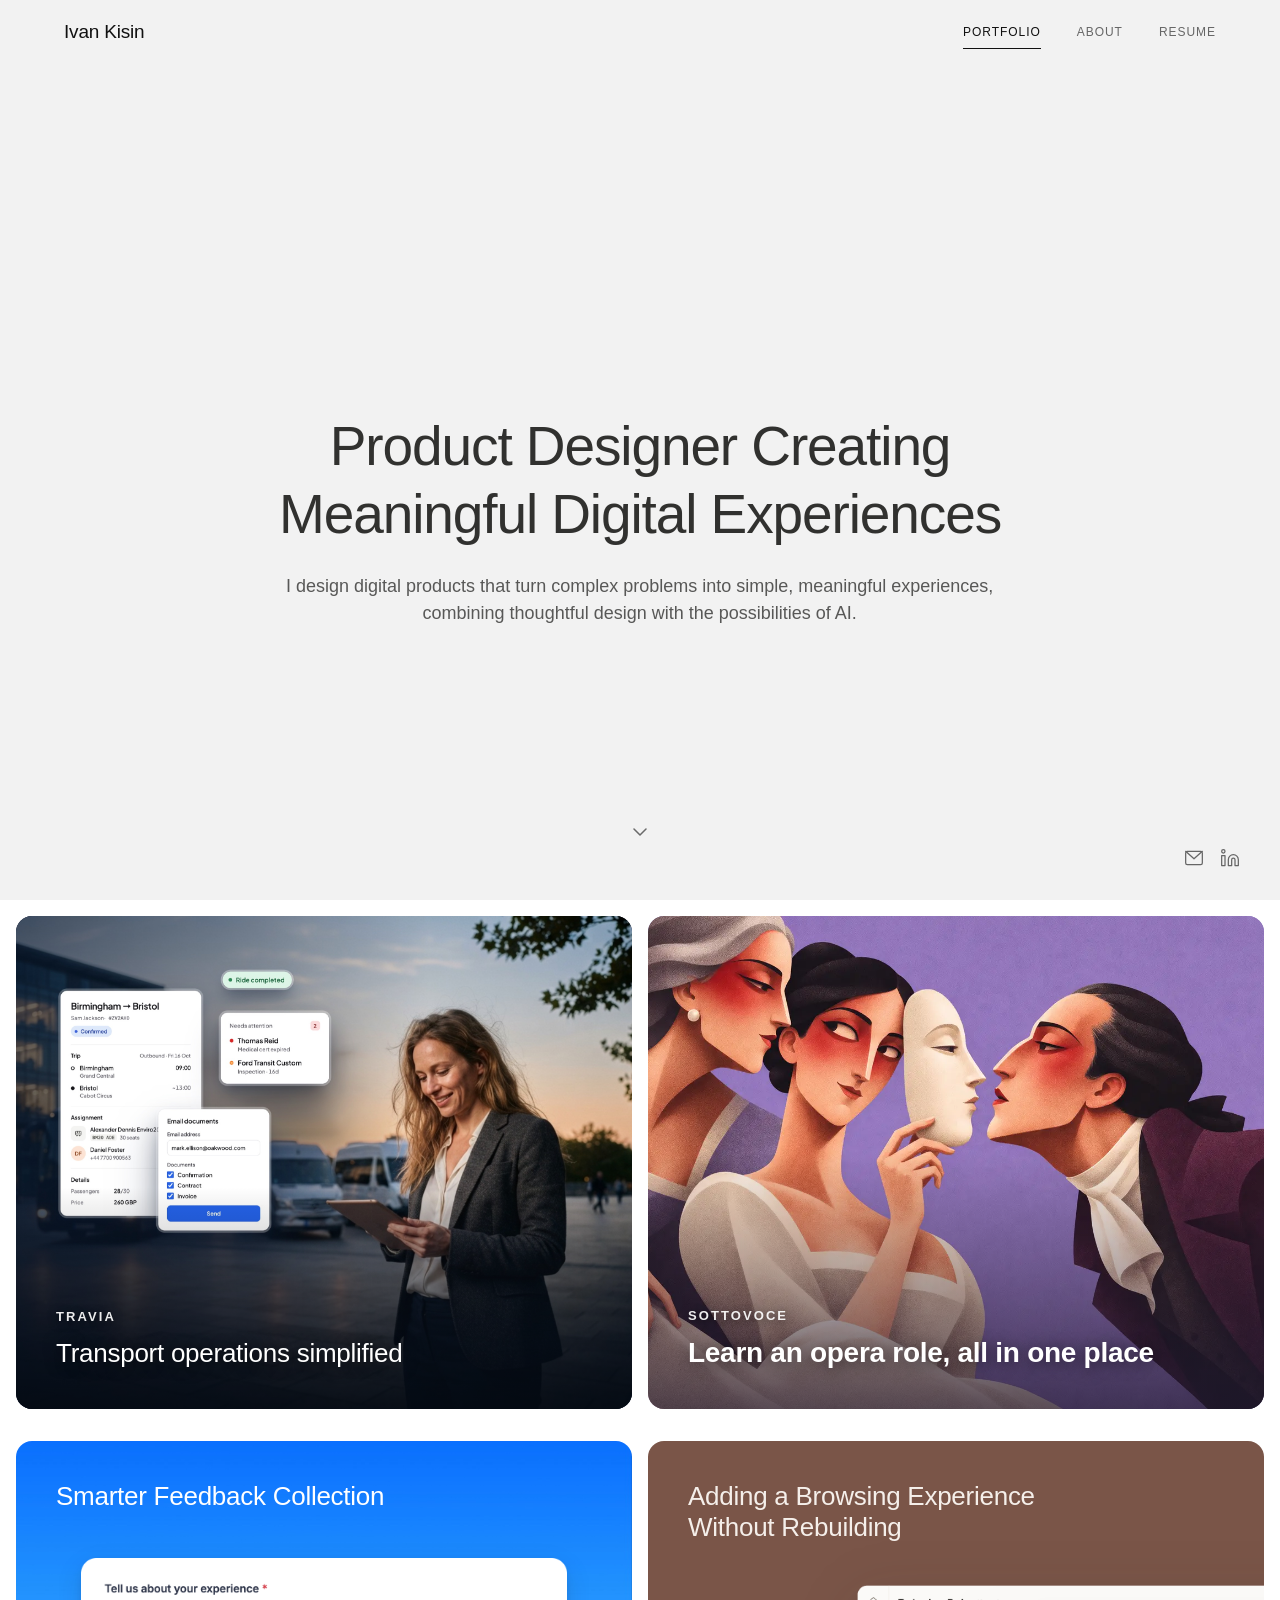
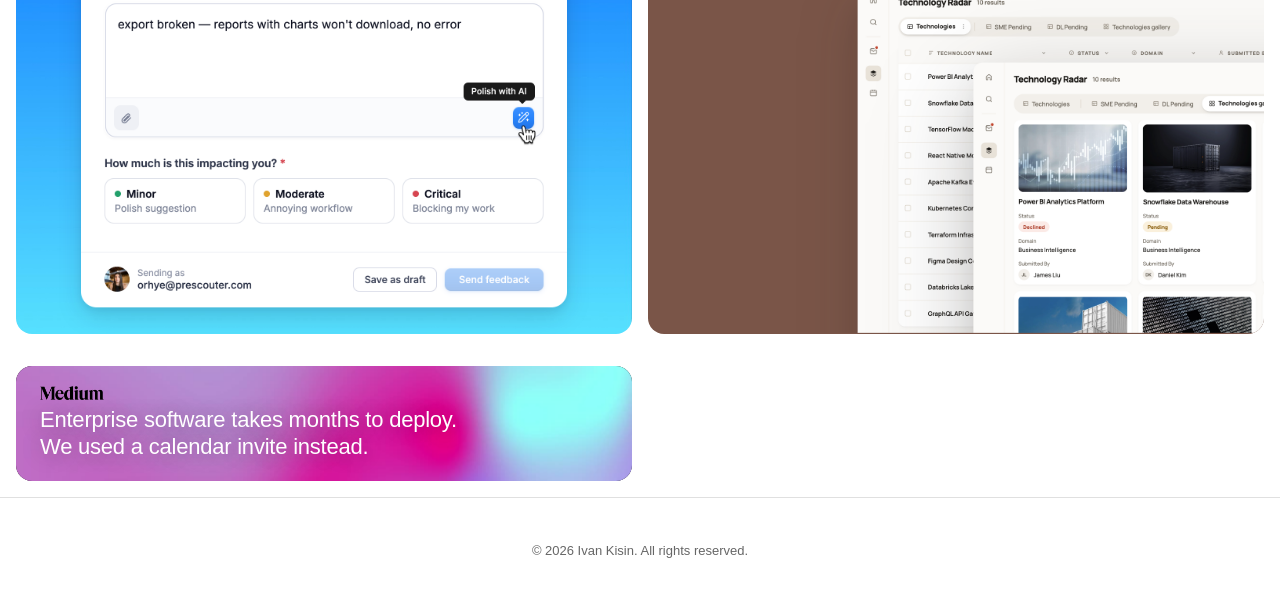
<file: index.html>
<!DOCTYPE html>
<html lang="en">
<head>
  <meta charset="UTF-8">
  <meta name="viewport" content="width=device-width, initial-scale=1.0">
  <link rel="icon" type="image/png" href="favicon.png">
  <title>Ivan Kisin — Product Designer</title>
  <link rel="stylesheet" href="styles.css?v=67">
  <link rel="preconnect" href="https://fonts.googleapis.com">
  <link rel="preconnect" href="https://fonts.gstatic.com" crossorigin>
  <link href="https://fonts.googleapis.com/css2?family=DM+Sans:ital,wght@0,400;0,500;0,700;1,400&family=Julius+Sans+One&family=Playfair+Display:wght@500;600;700&family=Quattrocento:wght@400;700&display=swap" rel="stylesheet">
  <link href="https://api.fontshare.com/v2/css?f[]=satoshi@400,450,500,700&display=swap" rel="stylesheet">
</head>
<body class="is-loading intro-playing">
  <div class="page-loader" id="pageLoader">
    <img src="assets/logo.png" alt="" class="page-loader-logo">
  </div>
  <nav class="nav">
    <div class="nav-inner">
      <a href="index.html?v=2" class="nav-logo nav-logo-text">Ivan Kisin</a>
      <div class="nav-links">
        <a href="index.html?v=2" class="nav-link active">Portfolio</a>
        <a href="about.html?v=2" class="nav-link">About</a>
        <a href="resume.pdf" class="nav-link" target="_blank" rel="noopener">Resume</a>
      </div>
      <button class="nav-toggle" aria-label="Toggle menu">
        <span></span>
        <span></span>
      </button>
    </div>
  </nav>

  <div class="social-fixed">
    <a href="mailto:ivankisin@gmail.com" class="social-fixed-icon" id="emailCopy" data-tooltip="Click to copy my email address" data-copy="ivankisin@gmail.com" aria-label="Copy email address">
      <svg class="social-icon-default" width="20" height="20" viewBox="0 0 24 24" fill="none" stroke="currentColor" stroke-width="1.5" stroke-linecap="round" stroke-linejoin="round"><rect x="2" y="4" width="20" height="16" rx="2"/><path d="M22 4L12 13L2 4"/></svg>
      <svg class="social-icon-success" width="20" height="20" viewBox="0 0 24 24" fill="none" stroke="currentColor" stroke-width="1.5" stroke-linecap="round" stroke-linejoin="round"><polyline points="20 6 9 17 4 12"/></svg>
      <span class="social-fixed-tooltip" aria-hidden="true"></span>
    </a>
    <a href="https://www.linkedin.com/in/ivan-kisin-65515a264/?skipRedirect=true" class="social-fixed-icon" data-tooltip="Connect with me on LinkedIn" target="_blank" rel="noopener" aria-label="LinkedIn">
      <svg width="20" height="20" viewBox="0 0 24 24" fill="none" stroke="currentColor" stroke-width="1.5" stroke-linecap="round" stroke-linejoin="round"><path d="M16 8a6 6 0 0 1 6 6v7h-4v-7a2 2 0 0 0-4 0v7h-4v-7a6 6 0 0 1 6-6z"/><rect x="2" y="9" width="4" height="12"/><circle cx="4" cy="4" r="2"/></svg>
      <span class="social-fixed-tooltip" aria-hidden="true"></span>
    </a>
  </div>

  <main>
    <section class="hero">
      <div class="hero-content" data-state="idle">
        <div class="hero-logo" aria-hidden="true">
          <video src="assets/logo-fill.mp4" autoplay muted loop playsinline webkit-playsinline preload="auto"></video>
        </div>
        <h1>
          <span class="hero-line">Product Designer Creating</span>
          <span class="hero-line">Meaningful Digital Experiences</span>
        </h1>
        <p class="hero-tagline">I design digital products that turn complex problems into simple, meaningful experiences,<br>combining thoughtful design with the possibilities of AI.</p>
      </div>
      <a href="#projects" class="hero-scroll" aria-label="Scroll to projects">
        <svg width="24" height="24" viewBox="0 0 24 24" fill="none" stroke="currentColor" stroke-width="1.5" stroke-linecap="round" stroke-linejoin="round"><polyline points="6 9 12 15 18 9"/></svg>
      </a>
    </section>

    <script>
    (function() {
      const heroContent = document.querySelector('.hero-content');
      let revealed = false;

      function reveal() {
        if (revealed) return;
        revealed = true;
        document.body.classList.remove('intro-playing');
        heroContent.dataset.state = 'revealing';
      }

      function start() {
        if (document.body.classList.contains('is-loading')) {
          const obs = new MutationObserver(function () {
            if (!document.body.classList.contains('is-loading')) {
              obs.disconnect();
              reveal();
            }
          });
          obs.observe(document.body, { attributes: true, attributeFilter: ['class'] });
        } else {
          reveal();
        }
      }
      start();
      setTimeout(reveal, 3000); // safety net (idempotent thanks to guard)

      // Nudge the logo-fill mask video on iOS Safari, which sometimes
      // blocks muted autoplay. Retry on early lifecycle events + first
      // user interaction until the video reports playing.
      const logoVideo = document.querySelector('.hero-logo video');
      if (logoVideo) {
        logoVideo.muted = true;
        logoVideo.setAttribute('muted', '');
        const interactionEvents = ['touchstart', 'touchend', 'click', 'scroll', 'pointerdown', 'keydown'];
        const tryPlay = () => {
          if (!logoVideo.paused) return;
          const p = logoVideo.play();
          if (p && p.catch) p.catch(() => {});
        };
        const cleanup = () => {
          interactionEvents.forEach(evt => document.removeEventListener(evt, tryPlay, true));
          logoVideo.removeEventListener('playing', cleanup);
        };
        tryPlay();
        logoVideo.addEventListener('loadedmetadata', tryPlay);
        logoVideo.addEventListener('canplay', tryPlay);
        logoVideo.addEventListener('playing', cleanup);
        interactionEvents.forEach(evt => document.addEventListener(evt, tryPlay, true));
      }
    })();
    </script>

    <div class="projects" id="projects">
      <div class="case-card-row">
        <a href="project3.html?v=2" class="case-card case-card--travia">
          <img src="images/travia-cover.jpg" alt="" class="case-card-bg-image" aria-hidden="true" loading="lazy">
          <div class="case-card-travia-inner">
            <p class="case-card-travia-eyebrow">Travia</p>
            <h2 class="case-card-travia-tagline">Transport operations simplified</h2>
          </div>
        </a>
        <a href="project4.html?v=2" class="case-card case-card--sottovoce">
          <img src="images/sottovoce/art-figaro.webp" alt="" class="case-card-bg-image" aria-hidden="true" loading="lazy">
          <div class="case-card-sottovoce-inner">
            <p class="case-card-sottovoce-eyebrow">Sottovoce</p>
            <h2 class="case-card-sottovoce-tagline">Learn an opera role, all in one place</h2>
          </div>
        </a>
      </div>

      <div class="case-card-row">
        <a href="project2.html?v=2" class="case-card case-card--feedback">
          <h2 class="case-card-title">Smarter Feedback Collection</h2>
          <img src="images/feedback-cover-v3.png" alt="Smarter Feedback Collection" class="case-card-image" loading="lazy">
        </a>
        <a href="project1.html?v=2" class="case-card case-card--radar">
          <h2 class="case-card-title">Adding a Browsing Experience<br>Without Rebuilding</h2>
          <img src="images/tech-radar-cover-cropped.png" alt="Technology Radar — Gallery View" class="case-card-image" loading="lazy">
        </a>
      </div>

      <div class="case-card-row">
        <a class="case-card case-card--article" href="https://medium.com/@ivankisin/enterprise-software-takes-months-to-deploy-we-used-a-calendar-invite-instead-aae647f931a4" target="_blank" rel="noopener noreferrer">
          <video class="case-card-bg-video" autoplay muted loop playsinline preload="metadata" poster="images/article-card-bg-poster.jpg" aria-hidden="true">
            <source src="images/article-card-bg.mp4" type="video/mp4">
          </video>
          <div class="case-card-article-inner">
            <img src="images/medium-wordmark.png" alt="Medium" class="case-card-medium-logo" loading="lazy">
            <h2 class="case-card-title">Enterprise software takes months to deploy.<br>We used a calendar invite instead.</h2>
          </div>
        </a>
      </div>
    </div>
  </main>

  <footer class="footer">
    <p>&copy; 2026 Ivan Kisin. All rights reserved.</p>
  </footer>

  <script src="script.js?v=8"></script>
  <!-- Cloudflare Web Analytics (per-device opt-out: visit ?notrack=1 to exclude this browser) -->
  <script>(function(){try{var p=new URLSearchParams(location.search);if(p.has('notrack')){p.get('notrack')==='0'?localStorage.removeItem('cf-notrack'):localStorage.setItem('cf-notrack','1');}if(localStorage.getItem('cf-notrack')==='1')return;}catch(e){}var s=document.createElement('script');s.defer=true;s.src='https://static.cloudflareinsights.com/beacon.min.js';s.setAttribute('data-cf-beacon','{"token": "cbe772e88ba64865afaca1040e19dfc7"}');document.head.appendChild(s);})();</script>
  <!-- End Cloudflare Web Analytics -->
</body>
</html>
</file>
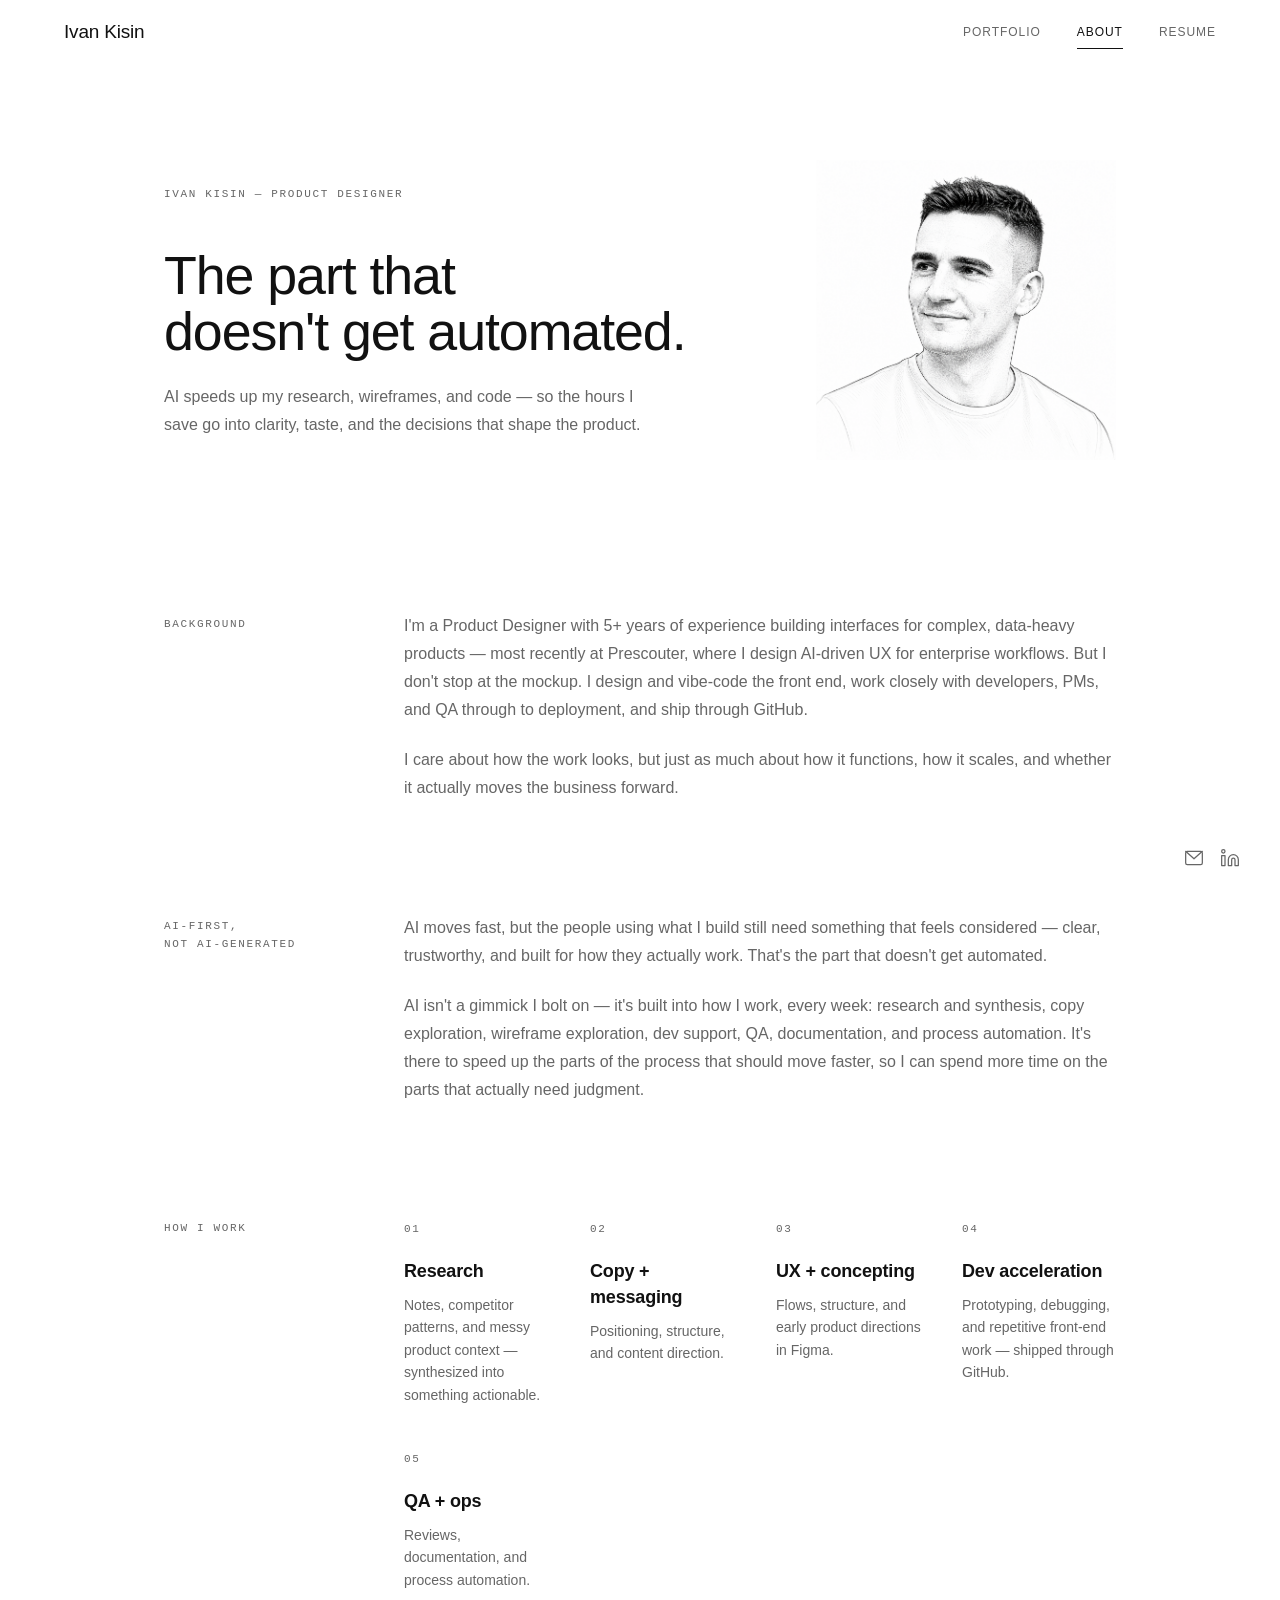
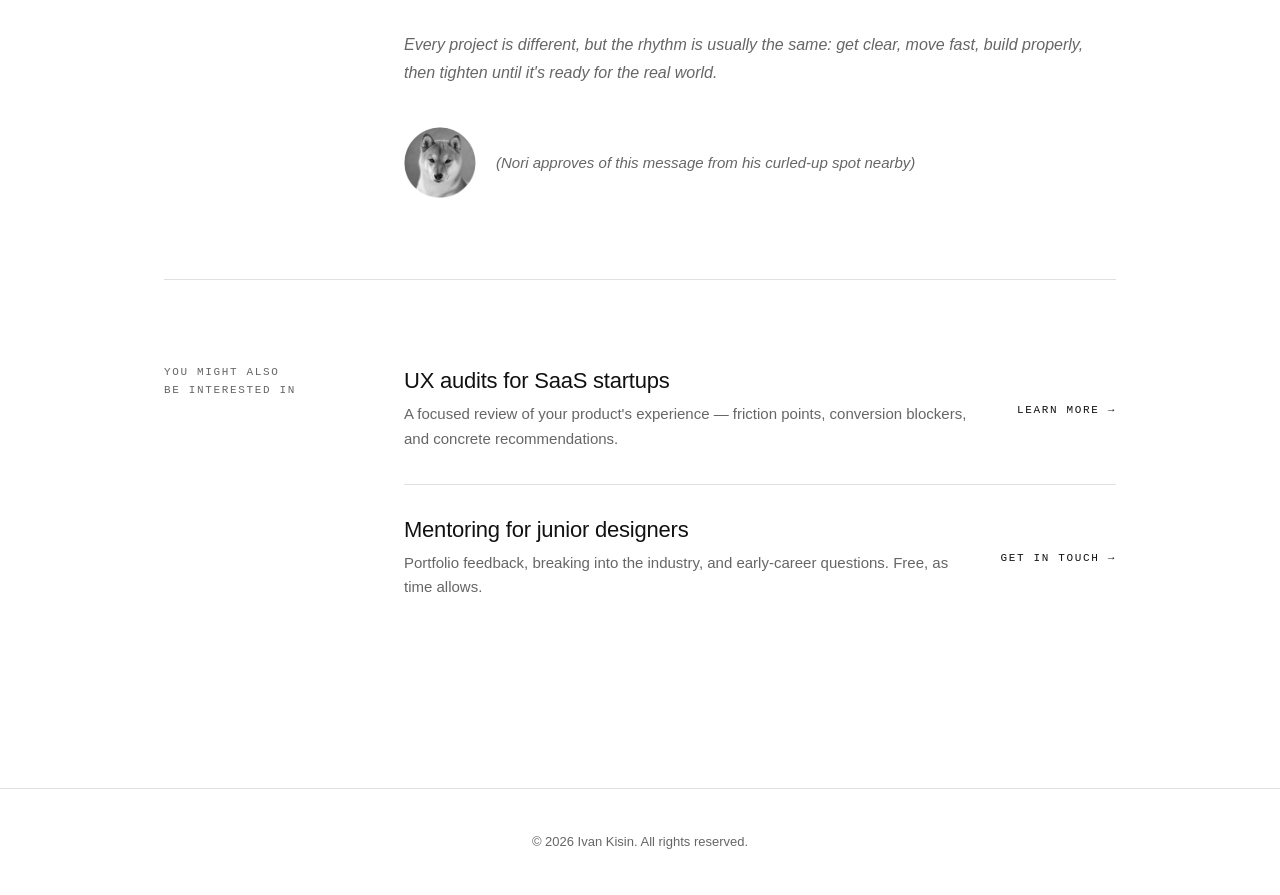
<file: about.html>
<!DOCTYPE html>
<html lang="en">
<head>
  <meta charset="UTF-8">
  <meta name="viewport" content="width=device-width, initial-scale=1.0">
  <link rel="icon" type="image/png" href="favicon.png">
  <title>About — Ivan Kisin</title>
  <link rel="stylesheet" href="styles.css">
  <link rel="preconnect" href="https://fonts.googleapis.com">
  <link rel="preconnect" href="https://fonts.gstatic.com" crossorigin>
  <link href="https://fonts.googleapis.com/css2?family=DM+Sans:ital,wght@0,400;0,500;0,700;1,400&family=Julius+Sans+One&family=Quattrocento:wght@400;700&display=swap" rel="stylesheet">
  <link href="https://api.fontshare.com/v2/css?f[]=satoshi@400,450,500,700&display=swap" rel="stylesheet">
</head>
<body>
  <nav class="nav scrolled">
    <div class="nav-inner">
      <a href="index.html?v=2" class="nav-logo nav-logo-text">Ivan Kisin</a>
      <div class="nav-links">
        <a href="index.html?v=2" class="nav-link">Portfolio</a>
        <a href="about.html?v=2" class="nav-link active">About</a>
        <a href="resume.pdf" class="nav-link" target="_blank" rel="noopener">Resume</a>
      </div>
      <button class="nav-toggle" aria-label="Toggle menu">
        <span></span>
        <span></span>
      </button>
    </div>
  </nav>

  <div class="social-fixed">
    <a href="mailto:ivankisin@gmail.com" class="social-fixed-icon" id="emailCopy" data-tooltip="Click to copy my email address" data-copy="ivankisin@gmail.com" aria-label="Copy email address">
      <svg class="social-icon-default" width="20" height="20" viewBox="0 0 24 24" fill="none" stroke="currentColor" stroke-width="1.5" stroke-linecap="round" stroke-linejoin="round"><rect x="2" y="4" width="20" height="16" rx="2"/><path d="M22 4L12 13L2 4"/></svg>
      <svg class="social-icon-success" width="20" height="20" viewBox="0 0 24 24" fill="none" stroke="currentColor" stroke-width="1.5" stroke-linecap="round" stroke-linejoin="round"><polyline points="20 6 9 17 4 12"/></svg>
      <span class="social-fixed-tooltip" aria-hidden="true"></span>
    </a>
    <a href="https://www.linkedin.com/in/ivan-kisin-65515a264/?skipRedirect=true" class="social-fixed-icon" data-tooltip="Connect with me on LinkedIn" target="_blank" rel="noopener" aria-label="LinkedIn">
      <svg width="20" height="20" viewBox="0 0 24 24" fill="none" stroke="currentColor" stroke-width="1.5" stroke-linecap="round" stroke-linejoin="round"><path d="M16 8a6 6 0 0 1 6 6v7h-4v-7a2 2 0 0 0-4 0v7h-4v-7a6 6 0 0 1 6-6z"/><rect x="2" y="9" width="4" height="12"/><circle cx="4" cy="4" r="2"/></svg>
      <span class="social-fixed-tooltip" aria-hidden="true"></span>
    </a>
  </div>

  <main class="about-page">
    <section class="about-hero">
      <div class="about-hero-left">
        <span class="about-hero-eyebrow">Ivan Kisin &mdash; Product Designer</span>
        <h1>The part that<br>doesn't get automated.</h1>
        <p class="about-hero-desc">AI speeds up my research, wireframes, and code &mdash; so the hours I save go into clarity, taste, and the decisions that shape the product.</p>
      </div>
      <div class="about-hero-media">
        <img src="images/ivan-portrait.png" alt="Portrait of Ivan Kisin">
      </div>
    </section>

    <section class="about-section">
      <span class="about-eyebrow">Background</span>
      <div class="about-body">
        <p>I'm a Product Designer with 5+ years of experience building interfaces for complex, data-heavy products &mdash; most recently at Prescouter, where I design AI-driven UX for enterprise workflows. But I don't stop at the mockup. I design and vibe-code the front end, work closely with developers, PMs, and QA through to deployment, and ship through GitHub.</p>
        <p>I care about how the work looks, but just as much about how it functions, how it scales, and whether it actually moves the business forward.</p>
      </div>
    </section>

    <section class="about-section">
      <span class="about-eyebrow">AI-first,<br>not AI-generated</span>
      <div class="about-body">
        <p>AI moves fast, but the people using what I build still need something that feels considered &mdash; clear, trustworthy, and built for how they actually work. That's the part that doesn't get automated.</p>
        <p>AI isn't a gimmick I bolt on &mdash; it's built into how I work, every week: research and synthesis, copy exploration, wireframe exploration, dev support, QA, documentation, and process automation. It's there to speed up the parts of the process that should move faster, so I can spend more time on the parts that actually need judgment.</p>
      </div>
    </section>

    <section class="about-section">
      <span class="about-eyebrow">How I work</span>
      <div class="about-body">
        <div class="process-grid">
          <div class="process-cell">
            <span class="process-num">01</span>
            <h4>Research</h4>
            <p>Notes, competitor patterns, and messy product context &mdash; synthesized into something actionable.</p>
          </div>
          <div class="process-cell">
            <span class="process-num">02</span>
            <h4>Copy + messaging</h4>
            <p>Positioning, structure, and content direction.</p>
          </div>
          <div class="process-cell">
            <span class="process-num">03</span>
            <h4>UX + concepting</h4>
            <p>Flows, structure, and early product directions in Figma.</p>
          </div>
          <div class="process-cell">
            <span class="process-num">04</span>
            <h4>Dev acceleration</h4>
            <p>Prototyping, debugging, and repetitive front-end work &mdash; shipped through GitHub.</p>
          </div>
          <div class="process-cell">
            <span class="process-num">05</span>
            <h4>QA + ops</h4>
            <p>Reviews, documentation, and process automation.</p>
          </div>
        </div>
        <p class="process-outro">Every project is different, but the rhythm is usually the same: get clear, move fast, build properly, then tighten until it's ready for the real world.</p>

        <div class="nori-note">
          <img src="images/nori.png" alt="Nori the dog" class="nori-avatar">
          <span class="nori-caption">(Nori approves of this message from his curled-up spot nearby)</span>
        </div>
      </div>
    </section>

    <hr class="about-divider">

    <section class="about-section">
      <span class="about-eyebrow">You might also<br>be interested in</span>
      <div class="about-body">
        <a href="https://ux-audit-sigma.vercel.app/" class="about-card" target="_blank" rel="noopener noreferrer">
          <div class="about-card-text">
            <h3>UX audits for SaaS startups</h3>
            <p>A focused review of your product's experience &mdash; friction points, conversion blockers, and concrete recommendations.</p>
          </div>
          <span class="about-card-cta">Learn more &rarr;</span>
        </a>

        <a href="mailto:ivankisin@gmail.com?subject=Interested%20in%20mentoring" class="about-card">
          <div class="about-card-text">
            <h3>Mentoring for junior designers</h3>
            <p>Portfolio feedback, breaking into the industry, and early-career questions. Free, as time allows.</p>
          </div>
          <span class="about-card-cta">Get in touch &rarr;</span>
        </a>
      </div>
    </section>
  </main>

  <footer class="footer">
    <p>&copy; 2026 Ivan Kisin. All rights reserved.</p>
  </footer>

  <script src="script.js"></script>
  <!-- Cloudflare Web Analytics (per-device opt-out: visit ?notrack=1 to exclude this browser) -->
  <script>(function(){try{var p=new URLSearchParams(location.search);if(p.has('notrack')){p.get('notrack')==='0'?localStorage.removeItem('cf-notrack'):localStorage.setItem('cf-notrack','1');}if(localStorage.getItem('cf-notrack')==='1')return;}catch(e){}var s=document.createElement('script');s.defer=true;s.src='https://static.cloudflareinsights.com/beacon.min.js';s.setAttribute('data-cf-beacon','{"token": "cbe772e88ba64865afaca1040e19dfc7"}');document.head.appendChild(s);})();</script>
  <!-- End Cloudflare Web Analytics -->
</body>
</html>
</file>
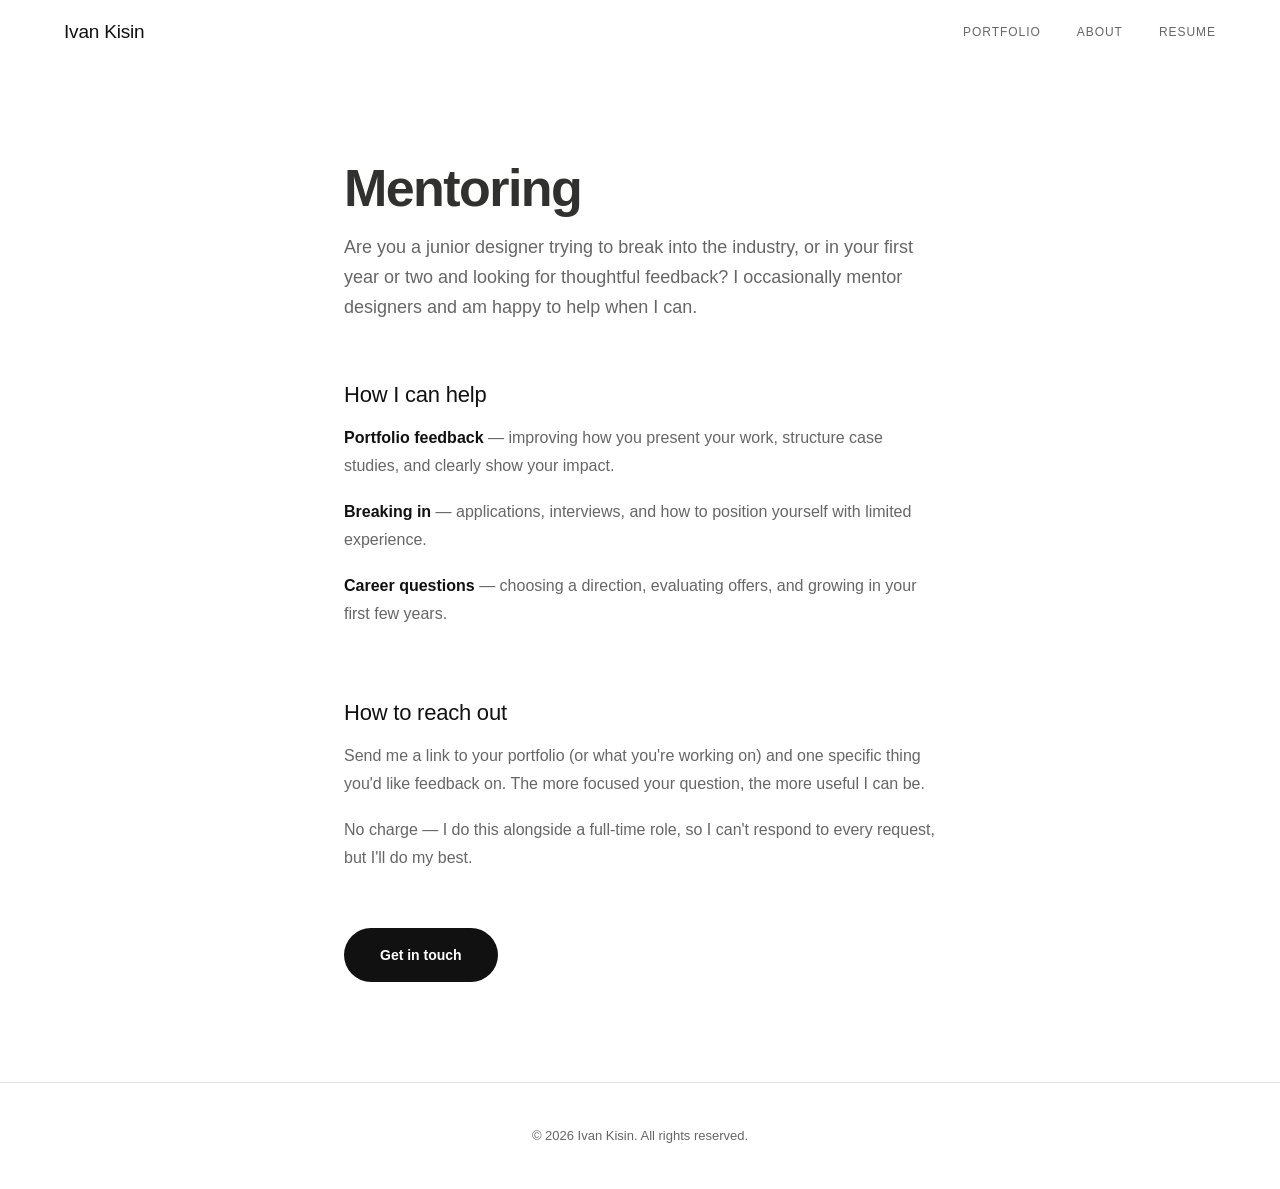
<file: coaching.html>
<!DOCTYPE html>
<html lang="en">
<head>
  <meta charset="UTF-8">
  <title>Redirecting — Ivan Kisin</title>
  <link rel="canonical" href="mentoring.html">
  <meta http-equiv="refresh" content="0; url=mentoring.html">
</head>
<body>
  <p>This page has moved to <a href="mentoring.html?v=2">mentoring.html</a>.</p>
  <script>location.replace('mentoring.html');</script>
</body>
</html>
</file>
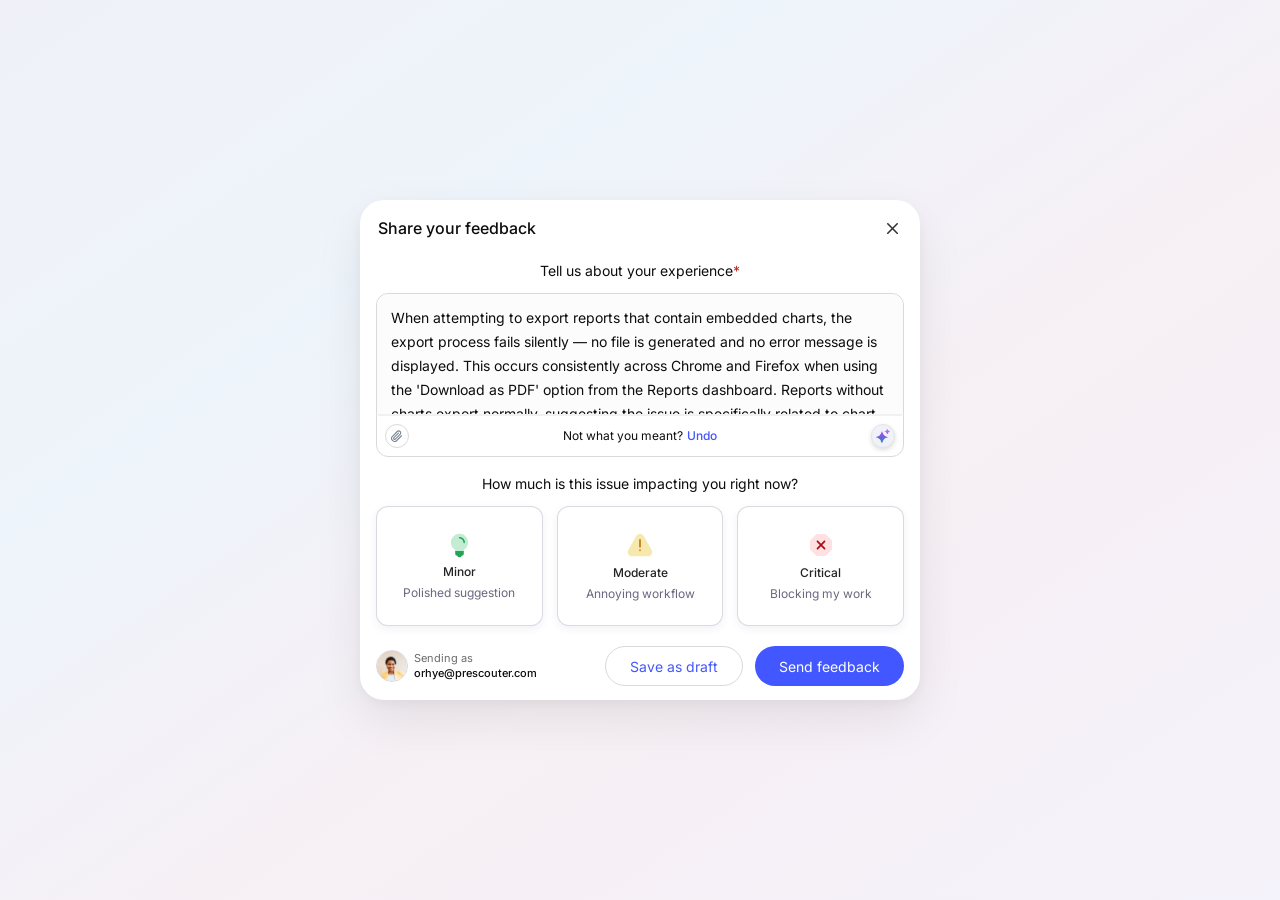
<file: feedback-animation-polish.html>
<!DOCTYPE html>
<html lang="en">
<head>
  <meta charset="UTF-8">
  <meta name="viewport" content="width=device-width, initial-scale=1.0">
  <title>AI Polish — Interaction Demo</title>
  <link rel="preconnect" href="https://fonts.googleapis.com">
  <link rel="preconnect" href="https://fonts.gstatic.com" crossorigin>
  <link href="https://fonts.googleapis.com/css2?family=Inter:wght@400;500;600;700&display=swap" rel="stylesheet">
  <style>
    *, *::before, *::after { box-sizing: border-box; margin: 0; padding: 0; }

    body {
      min-height: 100vh;
      display: flex;
      align-items: center;
      justify-content: center;
      background: linear-gradient(145deg, #f0f1f8 0%, #eef4fb 30%, #f7f0f5 60%, #f4f2fa 100%);
      font-family: 'Inter', -apple-system, BlinkMacSystemFont, sans-serif;
    }

    .scene {
      position: relative;
      width: 560px;
      max-width: 560px;
    }

    /* ---- Feedback Form ---- */
    .feedback-form {
      background: #fff;
      border-radius: 24px;
      padding: 16px 16px 14px;
      display: flex;
      flex-direction: column;
      gap: 20px;
      box-shadow: 0 20px 50px rgba(0,0,0,0.08), 0 4px 12px rgba(0,0,0,0.04);
    }

    .feedback-form__header {
      display: flex;
      align-items: center;
      justify-content: space-between;
    }

    .feedback-form__title {
      font-size: 16px;
      font-weight: 500;
      color: #0d0d0d;
      line-height: 1;
      padding-left: 2px;
    }

    .feedback-form__close-btn {
      display: flex;
      align-items: center;
      justify-content: center;
      width: 24px;
      height: 24px;
      border: none;
      background: none;
      cursor: pointer;
      flex-shrink: 0;
    }

    /* ---- Body ---- */
    .feedback-form__body {
      display: flex;
      flex-direction: column;
      gap: 16px;
    }

    .feedback-form__field {
      display: flex;
      flex-direction: column;
      gap: 12px;
    }

    .feedback-form__label {
      font-size: 14px;
      font-weight: 400;
      color: #0d0d0d;
      text-align: center;
      line-height: 21px;
    }

    .feedback-form__required { color: #b3261e; }

    /* ---- Textarea ---- */
    .feedback-form__textarea-wrap {
      border: 1px solid #d9d9d9;
      border-radius: 12px;
      overflow: visible;
      transition: border-color 0.3s ease;
    }

    .feedback-form__textarea-wrap--focused {
      border-color: #76a4ee;
    }

    .feedback-form__textarea {
      background: #fcfcfc;
      padding: 12px 14px;
      height: 120px;
      position: relative;
      border-radius: 12px 12px 0 0;
      overflow: hidden;
      overflow-y: auto;
      scrollbar-width: none;
    }

    .feedback-form__textarea::-webkit-scrollbar {
      display: none;
    }

    .feedback-form__textarea-text {
      font-size: 14px;
      font-weight: 400;
      line-height: 24px;
      min-height: 24px;
      position: relative;
      white-space: pre-wrap;
    }

    .feedback-form__textarea-text--placeholder {
      color: #9ca3af;
    }

    .feedback-form__textarea-text--typed {
      color: #0d0d0d;
    }

    /* Blinking typing cursor */
    .feedback-form__textarea-text--typing::after {
      content: '';
      display: inline-block;
      width: 2px;
      height: 16px;
      background: #0d0d0d;
      margin-left: 1px;
      vertical-align: text-bottom;
      animation: blink-caret 0.7s step-end infinite;
    }

    @keyframes blink-caret {
      0%, 100% { opacity: 1; }
      50% { opacity: 0; }
    }

    /* Gradient line */
    .feedback-form__gradient-line {
      height: 2px;
      line-height: 0;
      overflow: hidden;
    }

    .feedback-form__gradient-line-img {
      width: 100%;
      height: 2px;
      display: block;
    }

    /* ---- Toolbar ---- */
    .feedback-form__toolbar {
      display: flex;
      align-items: center;
      justify-content: space-between;
      gap: 10px;
      padding: 8px;
      position: relative;
      border-radius: 0 0 12px 12px;
      overflow: visible;
    }

    .feedback-form__toolbar-left {
      display: flex;
      align-items: center;
      gap: 8px;
    }

    .feedback-form__attach-btn {
      width: 24px;
      height: 24px;
      border-radius: 50%;
      border: 1px solid #d9d9d9;
      background: #fff;
      display: flex;
      align-items: center;
      justify-content: center;
      flex-shrink: 0;
      position: relative;
      transition: background 0.2s ease, box-shadow 0.2s ease;
    }

    .feedback-form__attach-btn--hovered {
      background: #f0f1f8;
      box-shadow: 0 2px 6px rgba(66, 87, 255, 0.15);
    }

    /* ---- Attach tooltip ---- */
    .feedback-form__attach-tooltip {
      position: absolute;
      bottom: calc(100% + 10px);
      left: 50%;
      transform: translateX(-50%);
      background: #1a1a1a;
      color: #fff;
      font-size: 11px;
      font-weight: 500;
      padding: 7px 12px;
      border-radius: 6px;
      white-space: nowrap;
      pointer-events: none;
      line-height: 1;
      opacity: 0;
      transition: opacity 0.2s ease;
      z-index: 10;
    }

    .feedback-form__attach-tooltip--visible {
      opacity: 1;
    }

    .feedback-form__attach-tooltip::after {
      content: '';
      position: absolute;
      bottom: -4px;
      left: 50%;
      width: 8px;
      height: 8px;
      background: #1a1a1a;
      border-radius: 1px;
      transform: translateX(-50%) rotate(45deg);
    }

    /* ---- Supporting documents ---- */
    .feedback-form__documents {
      display: none;
      flex-direction: column;
      gap: 10px;
    }

    .feedback-form__documents--visible {
      display: flex;
    }

    .feedback-form__documents-label {
      font-size: 12px;
      font-weight: 400;
      color: #0d0d0d;
      line-height: 16px;
    }

    .feedback-form__file-row {
      display: flex;
      align-items: center;
      gap: 10px;
      background: transparent;
      border: 1px solid #e8e8ec;
      border-radius: 10px;
      padding: 6px 8px;
    }

    .feedback-form__file-icon {
      width: 24px;
      height: 24px;
      border-radius: 6px;
      background: #fee2e2;
      color: #dc2626;
      font-size: 8px;
      font-weight: 500;
      display: flex;
      align-items: center;
      justify-content: center;
      flex-shrink: 0;
      letter-spacing: 0.3px;
    }

    .feedback-form__file-name {
      font-size: 12px;
      font-weight: 400;
      color: #0d0d0d;
      line-height: 16px;
      flex: 1;
      min-width: 0;
    }

    .feedback-form__file-spinner {
      width: 20px;
      height: 20px;
      border: 1.5px solid #e8e8ec;
      border-top-color: #4257ff;
      border-right-color: transparent;
      border-radius: 50%;
      animation: spin 0.8s linear infinite;
      flex-shrink: 0;
    }

    .feedback-form__file-check {
      width: 20px;
      height: 20px;
      flex-shrink: 0;
      display: none;
    }

    .feedback-form__file-check--visible {
      display: block;
    }

    .feedback-form__file-spinner--hidden {
      display: none;
    }

    /* ---- Polishing status (centered in toolbar) ---- */
    .feedback-form__polish-status {
      display: none;
      align-items: center;
      gap: 6px;
      position: absolute;
      left: 50%;
      top: 50%;
      transform: translate(-50%, -50%);
    }

    .feedback-form__polish-status--visible {
      display: flex;
    }

    .feedback-form__polish-status-text {
      font-size: 12px;
      font-weight: 400;
      color: #6b6b6b;
      line-height: 16px;
    }

    /* ---- Undo bar (centered in toolbar) ---- */
    .feedback-form__undo-bar {
      display: none;
      align-items: center;
      gap: 4px;
      position: absolute;
      left: 50%;
      top: 50%;
      transform: translate(-50%, -50%);
    }

    .feedback-form__undo-bar--visible {
      display: flex;
    }

    .feedback-form__undo-label {
      font-size: 12px;
      font-weight: 400;
      color: #0d0d0d;
      line-height: 16px;
    }

    .feedback-form__undo-btn {
      font-size: 12px;
      font-weight: 500;
      color: #4257ff;
      line-height: 16px;
      cursor: pointer;
      background: none;
      border: none;
      font-family: 'Inter', sans-serif;
      padding: 0;
    }

    /* ---- Pills / Chips ---- */
    .feedback-form__pills {
      display: flex;
      gap: 8px;
      transition: opacity 0.3s ease, transform 0.3s ease;
      flex-shrink: 1;
      min-width: 0;
      overflow: hidden;
      margin-left: auto;
    }

    .feedback-form__pills--hidden {
      opacity: 0;
      transform: translateY(4px);
      pointer-events: none;
      position: absolute;
    }

    .feedback-form__pill {
      font-size: 11px;
      font-weight: 400;
      color: #000;
      background: rgba(84, 139, 223, 0.12);
      padding: 4px 10px;
      border-radius: 17px;
      line-height: 16px;
      white-space: nowrap;
      transition: background 0.2s ease, box-shadow 0.2s ease, transform 0.15s ease;
    }

    /* ---- AI Polish button ---- */
    .feedback-form__ai-polish {
      position: relative;
      display: none;
      align-items: center;
      z-index: 2;
    }

    .feedback-form__ai-polish--visible {
      display: flex;
    }

    .feedback-form__ai-polish-btn {
      width: 24px;
      height: 24px;
      border-radius: 50%;
      background: #eff2f9;
      border: 1px solid #e4e4e4;
      display: flex;
      align-items: center;
      justify-content: center;
      box-shadow: 0 2px 4px rgba(127, 121, 121, 0.25);
      transition: background 0.2s ease, box-shadow 0.2s ease;
      position: relative;
    }

    .feedback-form__ai-polish-btn--hovered {
      background: #e4e9f5;
      box-shadow: 0 3px 8px rgba(66, 87, 255, 0.25);
    }

    .feedback-form__ai-polish-btn img {
      display: block;
    }

    /* Spinner replacing AI icon */
    .feedback-form__ai-spinner {
      width: 14px;
      height: 14px;
      border: 2px solid rgba(66, 87, 255, 0.2);
      border-top-color: #4257ff;
      border-radius: 50%;
      animation: spin 0.8s linear infinite;
      display: none;
    }

    .feedback-form__ai-spinner--active {
      display: block;
    }

    @keyframes spin {
      to { transform: rotate(360deg); }
    }

    /* ---- Tooltip ---- */
    .feedback-form__ai-tooltip {
      position: absolute;
      bottom: calc(100% + 10px);
      left: 50%;
      transform: translateX(-50%);
      background: #1a1a1a;
      color: #fff;
      font-size: 11px;
      font-weight: 500;
      padding: 7px 12px;
      border-radius: 6px;
      white-space: nowrap;
      pointer-events: none;
      line-height: 1;
      opacity: 0;
      transition: opacity 0.2s ease;
    }

    .feedback-form__ai-tooltip--visible {
      opacity: 1;
    }

    .feedback-form__ai-tooltip::after {
      content: '';
      position: absolute;
      bottom: -4px;
      left: 50%;
      width: 8px;
      height: 8px;
      background: #1a1a1a;
      border-radius: 1px;
      transform: translateX(-50%) rotate(45deg);
    }

    /* ---- Severity ---- */
    .feedback-form__severity-cards {
      display: flex;
      gap: 14px;
    }

    .feedback-form__severity-card {
      flex: 1;
      background: #fff;
      border: 1px solid rgba(166,162,180,0.4);
      border-radius: 12px;
      padding: 24px 20px;
      display: flex;
      flex-direction: column;
      align-items: center;
      gap: 6px;
      box-shadow: 0 3px 8px rgba(78,44,110,0.07);
      min-height: 118px;
      justify-content: center;
      transition: border-color 0.3s ease, box-shadow 0.3s ease;
    }

    .feedback-form__severity-card--hovered {
      border-color: rgba(66, 87, 255, 0.4);
      box-shadow: 0 3px 10px rgba(66, 87, 255, 0.1);
    }

    .feedback-form__severity-card--selected {
      border: 2px solid #4257ff;
      padding: 23px 19px;
      background: rgba(66, 87, 255, 0.04);
      box-shadow: 0 3px 12px rgba(66, 87, 255, 0.15);
    }

    .feedback-form__severity-name {
      font-size: 12px;
      font-weight: 500;
      color: #222422;
    }

    .feedback-form__severity-desc {
      font-size: 12px;
      font-weight: 400;
      color: #6c677f;
    }

    /* ---- Footer ---- */
    .feedback-form__footer {
      display: flex;
      align-items: center;
      justify-content: space-between;
    }

    .feedback-form__sender {
      display: flex;
      align-items: center;
      gap: 6px;
    }

    .feedback-form__avatar {
      width: 32px;
      height: 32px;
      border-radius: 50%;
      overflow: hidden;
      background: #f6f7f8;
      flex-shrink: 0;
      border: 1.5px solid #d9d9d9;
    }

    .feedback-form__avatar img {
      width: 100%;
      height: 100%;
      object-fit: cover;
      display: block;
    }

    .feedback-form__sender-info {
      display: flex;
      flex-direction: column;
      gap: 4px;
    }

    .feedback-form__sender-label {
      font-size: 11px;
      font-weight: 400;
      color: #6b6b6b;
      line-height: 11px;
    }

    .feedback-form__sender-email {
      font-size: 11px;
      font-weight: 500;
      color: #0d0d0d;
      line-height: 11px;
    }

    .feedback-form__actions {
      display: flex;
      gap: 12px;
      align-items: center;
    }

    .feedback-form__btn {
      font-family: 'Inter', sans-serif;
      font-size: 14px;
      height: 40px;
      border-radius: 9999px;
      cursor: default;
      display: flex;
      align-items: center;
      justify-content: center;
      line-height: 21px;
      transition: opacity 0.3s ease, background 0.3s ease, color 0.3s ease, border-color 0.3s ease;
    }

    .feedback-form__btn--cancel {
      font-weight: 400;
      color: #4257ff;
      background: transparent;
      border: 1px solid #d9d9d9;
      padding: 0 24px;
      min-width: 103px;
    }

    .feedback-form__btn--submit {
      font-weight: 400;
      color: #fff;
      background: #4257ff;
      border: none;
      padding: 0 24px;
      min-width: 144px;
    }

    .feedback-form__btn--submit--hovered {
      background: #3345d9;
    }

    .feedback-form__btn--submit--pressed {
      background: #2a38b8;
    }

    /* Disabled state */
    .feedback-form__btn--disabled {
      opacity: 0.4;
      pointer-events: none;
    }

    /* ---- Animated Cursor ---- */
    .anim-cursor {
      position: absolute;
      width: 29px;
      height: 31px;
      pointer-events: none;
      z-index: 100;
      opacity: 0;
      transition: opacity 0.3s ease;
      transform: scale(1.1);
      transform-origin: top left;
    }

    .anim-cursor--visible {
      opacity: 1;
    }

    /* ---- Snackbar confirmation ---- */
    .feedback-form__snackbar {
      position: absolute;
      top: 50%;
      left: 50%;
      transform: translate(-50%, -50%) translateY(8px);
      background: #1a1a1a;
      border-radius: 12px;
      padding: 12px 16px;
      display: flex;
      align-items: center;
      gap: 8px;
      opacity: 0;
      transition: opacity 0.4s ease, transform 0.4s ease;
      pointer-events: none;
      white-space: nowrap;
    }

    .feedback-form__snackbar--visible {
      opacity: 1;
      transform: translate(-50%, -50%);
    }

    .feedback-form__snackbar-icon {
      width: 16px;
      height: 16px;
      flex-shrink: 0;
    }

    .feedback-form__snackbar-text {
      font-size: 12px;
      font-weight: 400;
      color: rgba(255, 255, 255, 0.9);
      line-height: 1.3;
    }

    /* ---- Wave-uncover AI text rendering ---- */
    .ai-word {
      display: inline;
      color: #0d0d0d;
      opacity: 0;
    }
  </style>
</head>
<body>
  <div class="scene">
    <div class="feedback-form">
      <div class="feedback-form__header">
        <h2 class="feedback-form__title">Share your feedback</h2>
        <button class="feedback-form__close-btn" aria-label="Close">
          <svg width="11" height="11" viewBox="0 0 14 14" fill="none">
            <path d="M1 1L13 13M13 1L1 13" stroke="#333" stroke-width="2" stroke-linecap="round"/>
          </svg>
        </button>
      </div>

      <div class="feedback-form__body">
        <div class="feedback-form__field">
          <label class="feedback-form__label">
            Tell us about your experience<span class="feedback-form__required">*</span>
          </label>
          <div class="feedback-form__textarea-wrap" id="textareaWrap">
            <div class="feedback-form__textarea">
              <p class="feedback-form__textarea-text feedback-form__textarea-text--placeholder" id="textareaText">What's on your mind? Share a thought, suggestion, or issue.</p>
            </div>
            <div class="feedback-form__gradient-line">
              <img src="assets/gradient-line.svg" alt="" class="feedback-form__gradient-line-img">
            </div>
            <div class="feedback-form__toolbar">
              <div class="feedback-form__toolbar-left">
                <div class="feedback-form__attach-btn" id="attachBtn">
                  <div class="feedback-form__attach-tooltip" id="attachTooltip">Add supporting documents</div>
                  <svg width="12" height="12" viewBox="0 0 20 20" fill="none" stroke="#7B8794" stroke-width="1.8" stroke-linecap="round" stroke-linejoin="round">
                    <path d="M17.5 9.583l-7.917 7.917a5 5 0 01-7.071-7.071L10.429 2.5a3.333 3.333 0 014.714 4.714L7.214 15.143a1.667 1.667 0 01-2.357-2.357l7.5-7.5"/>
                  </svg>
                </div>
                <!-- Polishing status text (appears during AI generation) -->
                <div class="feedback-form__polish-status" id="polishStatus">
                  <span class="feedback-form__polish-status-text" id="polishStatusText">Polishing...</span>
                </div>
                <!-- Undo bar (appears after generation) -->
                <div class="feedback-form__undo-bar" id="undoBar">
                  <span class="feedback-form__undo-label">Not what you meant?</span>
                  <button class="feedback-form__undo-btn">Undo</button>
                </div>
              </div>

              <!-- Chips -->
              <div class="feedback-form__pills" id="pills">
                <span class="feedback-form__pill" id="pill-0">General thoughts</span>
                <span class="feedback-form__pill" id="pill-1">Improve workflow</span>
                <span class="feedback-form__pill" id="pill-2">Report a bug</span>
              </div>

              <!-- AI Polish button -->
              <div class="feedback-form__ai-polish" id="aiPolish">
                <div class="feedback-form__ai-tooltip" id="aiTooltip">Polish with AI</div>
                <div class="feedback-form__ai-polish-btn" id="aiPolishBtn">
                  <img src="assets/sparkle-ai.svg" alt="" width="14" height="14" id="aiIcon">
                  <div class="feedback-form__ai-spinner" id="aiSpinner"></div>
                </div>
              </div>
            </div>
          </div>
        </div>

        <!-- Supporting documents (hidden initially) -->
        <div class="feedback-form__documents" id="documents">
          <span class="feedback-form__documents-label">Supporting documents</span>
          <div class="feedback-form__file-row">
            <div class="feedback-form__file-icon" style="background: #dbeafe; color: #2563eb;">PNG</div>
            <span class="feedback-form__file-name">Screenshot 12. 02. 26</span>
            <div class="feedback-form__file-spinner" id="fileSpinner"></div>
            <svg class="feedback-form__file-check" id="fileCheck" width="20" height="20" viewBox="0 0 20 20" fill="none">
              <circle cx="10" cy="10" r="9" stroke="#25A458" stroke-width="1.5"/>
              <path d="M6 10.5L8.5 13L14 7.5" stroke="#25A458" stroke-width="1.5" stroke-linecap="round" stroke-linejoin="round"/>
            </svg>
          </div>
        </div>

        <div class="feedback-form__field">
          <label class="feedback-form__label">
            How much is this issue impacting you right now?
          </label>
          <div class="feedback-form__severity-cards">
            <div class="feedback-form__severity-card">
              <svg width="25" height="25" viewBox="0 0 33 33" fill="none">
                <path d="M24.3066 4.14562C22.0275 1.98516 19.042 0.881719 15.8864 1.05187C9.97219 1.36641 5.15625 6.44531 5.15625 12.375C5.15625 15.9895 6.82172 19.305 9.72984 21.4655C10.4208 21.9811 10.8281 22.8216 10.8281 23.7188C10.8281 24.2859 11.2922 24.75 11.8594 24.75H21.1406C21.7078 24.75 22.1719 24.2859 22.1719 23.7188C22.1719 22.8216 22.5844 21.9759 23.2702 21.4655C26.1783 19.2998 27.8438 15.9895 27.8438 12.375C27.8438 9.22969 26.5856 6.30609 24.3066 4.14562Z" fill="#C2EDD2"/>
                <path d="M22.1719 23.7188H10.8281V27.3281C10.8281 28.7512 11.9831 29.9062 13.4062 29.9062H13.5816C14.0095 31.1077 15.1542 31.9688 16.5 31.9688C17.8458 31.9688 18.9905 31.1077 19.4184 29.9062H19.5938C21.0169 29.9062 22.1719 28.7512 22.1719 27.3281V23.7188ZM22.6875 13.4062C22.1203 13.4062 21.6562 12.9422 21.6562 12.375C21.6562 9.53391 19.3411 7.21875 16.5 7.21875C15.9328 7.21875 15.4688 6.75469 15.4688 6.1875C15.4688 5.62031 15.9328 5.15625 16.5 5.15625C20.4806 5.15625 23.7188 8.39438 23.7188 12.375C23.7188 12.9422 23.2547 13.4062 22.6875 13.4062Z" fill="#25A458"/>
              </svg>
              <span class="feedback-form__severity-name">Minor</span>
              <span class="feedback-form__severity-desc">Polished suggestion</span>
            </div>
            <div class="feedback-form__severity-card" id="severityModerate">
              <svg width="28" height="28" viewBox="0 0 33 33" fill="none">
                <path d="M30.2878 22.507L20.7745 5.60484C19.8877 4.03219 18.2892 3.09375 16.5 3.09375C14.7056 3.09375 13.1072 4.03219 12.2255 5.60484L2.71219 22.507C1.83563 24.0642 1.85109 25.9205 2.75344 27.4673C3.64547 28.9936 5.22844 29.9062 6.99188 29.9062H26.0184C27.7767 29.9062 29.3597 28.9936 30.2569 27.4673C31.1592 25.9205 31.1747 24.0694 30.2981 22.507H30.2878Z" fill="#F7E9AD"/>
                <path d="M16.5 19.5938C15.9328 19.5938 15.4688 19.1297 15.4688 18.5625V10.3125C15.4688 9.74531 15.9328 9.28125 16.5 9.28125C17.0672 9.28125 17.5312 9.74531 17.5312 10.3125V18.5625C17.5312 19.1297 17.0672 19.5938 16.5 19.5938Z" fill="#C07C16"/>
                <path d="M16.5 23.7188C17.0695 23.7188 17.5312 23.257 17.5312 22.6875C17.5312 22.118 17.0695 21.6562 16.5 21.6562C15.9305 21.6562 15.4688 22.118 15.4688 22.6875C15.4688 23.257 15.9305 23.7188 16.5 23.7188Z" fill="#C07C16"/>
              </svg>
              <span class="feedback-form__severity-name">Moderate</span>
              <span class="feedback-form__severity-desc">Annoying workflow</span>
            </div>
            <div class="feedback-form__severity-card">
              <svg width="28" height="28" viewBox="0 0 33 33" fill="none">
                <path d="M28.5 11.5L21.5 4.5H11.5L4.5 11.5V21.5L11.5 28.5H21.5L28.5 21.5Z" fill="#FFE1E2" stroke="#FFE1E2" stroke-width="2" stroke-linejoin="round"/>
                <path d="M21.39 11.61C20.99 11.21 20.34 11.21 19.94 11.61L16.5 15.05L13.06 11.61C12.66 11.21 12.01 11.21 11.61 11.61C11.21 12.01 11.21 12.66 11.61 13.06L15.05 16.5L11.61 19.94C11.21 20.34 11.21 20.99 11.61 21.39C11.81 21.59 12.07 21.69 12.34 21.69C12.6 21.69 12.86 21.59 13.06 21.39L16.5 17.95L19.94 21.39C20.14 21.59 20.4 21.69 20.66 21.69C20.93 21.69 21.19 21.59 21.39 21.39C21.79 20.99 21.79 20.34 21.39 19.94L17.95 16.5L21.39 13.06C21.79 12.66 21.79 12.01 21.39 11.61Z" fill="#AA0E19"/>
              </svg>
              <span class="feedback-form__severity-name">Critical</span>
              <span class="feedback-form__severity-desc">Blocking my work</span>
            </div>
          </div>
        </div>
      </div>

      <div class="feedback-form__footer">
        <div class="feedback-form__sender">
          <div class="feedback-form__avatar">
            <img src="assets/avatar.png" alt="User avatar" width="32" height="32">
          </div>
          <div class="feedback-form__sender-info">
            <span class="feedback-form__sender-label">Sending as</span>
            <span class="feedback-form__sender-email">orhye@prescouter.com</span>
          </div>
        </div>
        <div class="feedback-form__actions">
          <button class="feedback-form__btn feedback-form__btn--cancel feedback-form__btn--disabled" id="btnDraft">Save as draft</button>
          <button class="feedback-form__btn feedback-form__btn--submit feedback-form__btn--disabled" id="btnSubmit">Send feedback</button>
        </div>
      </div>
    </div>

    <!-- Snackbar confirmation -->
    <div class="feedback-form__snackbar" id="snackbar">
      <svg class="feedback-form__snackbar-icon" width="16" height="16" viewBox="0 0 20 20" fill="none">
        <circle cx="10" cy="10" r="9" stroke="#4ade80" stroke-width="1.5"/>
        <path d="M6 10.5L8.5 13L14 7.5" stroke="#4ade80" stroke-width="1.5" stroke-linecap="round" stroke-linejoin="round"/>
      </svg>
      <span class="feedback-form__snackbar-text">Feedback submitted! We'll get back to you soon.</span>
    </div>

    <!-- Animated cursor -->
    <img src="assets/pointing.svg" alt="" class="anim-cursor" id="cursor" width="29" height="31">
  </div>

  <script>
    const cursor = document.getElementById('cursor');
    const textareaText = document.getElementById('textareaText');
    const textareaWrap = document.getElementById('textareaWrap');
    const pills = document.getElementById('pills');
    const aiPolish = document.getElementById('aiPolish');
    const aiPolishBtn = document.getElementById('aiPolishBtn');
    const aiIcon = document.getElementById('aiIcon');
    const aiSpinner = document.getElementById('aiSpinner');
    const aiTooltip = document.getElementById('aiTooltip');
    const polishStatus = document.getElementById('polishStatus');
    const undoBar = document.getElementById('undoBar');
    const btnDraft = document.getElementById('btnDraft');
    const btnSubmit = document.getElementById('btnSubmit');
    const severityModerate = document.getElementById('severityModerate');
    const attachBtn = document.getElementById('attachBtn');
    const attachTooltip = document.getElementById('attachTooltip');
    const documents = document.getElementById('documents');
    const fileSpinner = document.getElementById('fileSpinner');
    const fileCheck = document.getElementById('fileCheck');
    const snackbar = document.getElementById('snackbar');
    const feedbackForm = document.querySelector('.feedback-form');
    const scene = document.querySelector('.scene');

    const PLACEHOLDER = "What's on your mind? Share a thought, suggestion, or issue.";
    const USER_TEXT = "The export feature breaks when I try to download reports with charts included";
    const AI_POLISHED_TEXT = "When attempting to export reports that contain embedded charts, the export process fails silently — no file is generated and no error message is displayed. This occurs consistently across Chrome and Firefox when using the 'Download as PDF' option from the Reports dashboard. Reports without charts export normally, suggesting the issue is specifically related to chart rendering during the export pipeline.";

    let running = true;

    function wait(ms) {
      return new Promise(resolve => setTimeout(resolve, ms));
    }

    // Smoothly animate cursor to a position (relative to .scene)
    function moveCursorTo(x, y, duration = 600) {
      return new Promise(resolve => {
        const startX = parseFloat(cursor.style.left) || 0;
        const startY = parseFloat(cursor.style.top) || 0;
        const startTime = performance.now();

        function step(now) {
          const elapsed = now - startTime;
          const t = Math.min(elapsed / duration, 1);
          const ease = 1 - Math.pow(1 - t, 3);
          cursor.style.left = (startX + (x - startX) * ease) + 'px';
          cursor.style.top = (startY + (y - startY) * ease) + 'px';
          if (t < 1) {
            requestAnimationFrame(step);
          } else {
            resolve();
          }
        }
        requestAnimationFrame(step);
      });
    }

    function getElementCenter(el) {
      const sceneRect = scene.getBoundingClientRect();
      const elRect = el.getBoundingClientRect();
      return {
        x: elRect.left - sceneRect.left + elRect.width / 2,
        y: elRect.top - sceneRect.top + elRect.height / 2 + 6
      };
    }

    function setPlaceholder(text) {
      textareaText.textContent = text;
      textareaText.className = 'feedback-form__textarea-text feedback-form__textarea-text--placeholder';
    }

    function setTypedText(text, showCaret = false) {
      textareaText.textContent = text;
      textareaText.className = 'feedback-form__textarea-text feedback-form__textarea-text--typed' +
        (showCaret ? ' feedback-form__textarea-text--typing' : '');
    }

    function setButtonsDisabled(disabled) {
      if (disabled) {
        btnDraft.classList.add('feedback-form__btn--disabled');
        btnSubmit.classList.add('feedback-form__btn--disabled');
      } else {
        btnDraft.classList.remove('feedback-form__btn--disabled');
        btnSubmit.classList.remove('feedback-form__btn--disabled');
      }
    }

    function showPills() {
      pills.classList.remove('feedback-form__pills--hidden');
    }

    function hidePills() {
      pills.classList.add('feedback-form__pills--hidden');
    }

    function showAiPolish() {
      aiPolish.classList.add('feedback-form__ai-polish--visible');
    }

    function hideAiPolish() {
      aiPolish.classList.remove('feedback-form__ai-polish--visible');
    }

    // Type text char by char; calls onWordCallback(wordIndex) after each space
    function typeText(fullText, startFrom, charDelay = 40, onWordCallback) {
      return new Promise(resolve => {
        let i = startFrom;
        let wordCount = 0;
        function nextChar() {
          if (i <= fullText.length) {
            const slice = fullText.slice(0, i);
            setTypedText(slice, true);
            // Count word when we just typed a space
            if (fullText[i - 1] === ' ') {
              wordCount++;
              if (onWordCallback) onWordCallback(wordCount);
            }
            i++;
            setTimeout(nextChar, charDelay);
          } else {
            resolve();
          }
        }
        nextChar();
      });
    }

    // Wave-uncover: all text laid out instantly (invisible), then a smooth
    // wave sweeps through revealing it — like the text was always there
    function renderAiText(text) {
      return new Promise(resolve => {
        const textarea = document.querySelector('.feedback-form__textarea');
        textarea.scrollTop = 0;
        textareaText.textContent = '';
        textareaText.className = 'feedback-form__textarea-text feedback-form__textarea-text--typed';

        const words = text.split(' ');

        // Place ALL words immediately — they occupy space but are invisible
        const spans = words.map((word, idx) => {
          const span = document.createElement('span');
          span.className = 'ai-word';
          span.textContent = (idx > 0 ? ' ' : '') + word;
          textareaText.appendChild(span);
          return span;
        });

        // Animate with requestAnimationFrame for buttery smoothness
        // Each word gets its own start time; many overlap, creating a wave
        const STAGGER = 65;      // ms between each word's reveal start
        const FADE_DURATION = 750; // ms for each word to go 0→1
        const totalWords = spans.length;
        const startTime = performance.now();

        function animate(now) {
          const elapsed = now - startTime;
          let allDone = true;

          for (let i = 0; i < totalWords; i++) {
            const wordStart = i * STAGGER;
            const wordProgress = (elapsed - wordStart) / FADE_DURATION;

            if (wordProgress >= 1) {
              if (spans[i].style.opacity !== '1') {
                spans[i].style.opacity = '1';
              }
            } else if (wordProgress > 0) {
              // Smooth ease-out curve
              const eased = 1 - Math.pow(1 - wordProgress, 2.5);
              spans[i].style.opacity = eased;
              allDone = false;
            } else {
              allDone = false;
            }
          }

          if (!allDone) {
            requestAnimationFrame(animate);
          } else {
            resolve();
          }
        }

        // Tiny delay then start the wave
        setTimeout(() => requestAnimationFrame(animate), 150);
      });
    }

    // Set the post-generation state: AI text rendered, undo bar visible
    function setPostGenerationState() {
      // Hide cursor off-screen
      cursor.classList.remove('anim-cursor--visible');
      cursor.style.left = '580px';
      cursor.style.top = '400px';

      // Textarea unfocused with AI-polished text (fully visible)
      textareaWrap.classList.remove('feedback-form__textarea-wrap--focused');
      textareaText.textContent = '';
      textareaText.className = 'feedback-form__textarea-text feedback-form__textarea-text--typed';
      const words = AI_POLISHED_TEXT.split(' ');
      words.forEach((word, idx) => {
        const span = document.createElement('span');
        span.className = 'ai-word';
        span.textContent = (idx > 0 ? ' ' : '') + word;
        span.style.opacity = '1';
        textareaText.appendChild(span);
      });
      document.querySelector('.feedback-form__textarea').scrollTop = 0;

      // Buttons active, chips hidden, AI polish button visible
      setButtonsDisabled(false);
      hidePills();
      showAiPolish();

      // AI button in normal state (not spinning)
      aiIcon.style.display = 'block';
      aiSpinner.classList.remove('feedback-form__ai-spinner--active');
      aiPolishBtn.classList.remove('feedback-form__ai-polish-btn--hovered');
      aiTooltip.classList.remove('feedback-form__ai-tooltip--visible');

      // Polishing done — undo bar visible
      polishStatus.classList.remove('feedback-form__polish-status--visible');
      undoBar.classList.add('feedback-form__undo-bar--visible');

      // Severity not selected yet
      severityModerate.classList.remove('feedback-form__severity-card--hovered');
      severityModerate.classList.remove('feedback-form__severity-card--selected');

      // Reset submit button states
      btnSubmit.classList.remove('feedback-form__btn--submit--hovered');
      btnSubmit.classList.remove('feedback-form__btn--submit--pressed');

      // Reset attach button and supporting documents
      attachBtn.classList.remove('feedback-form__attach-btn--hovered');
      attachTooltip.classList.remove('feedback-form__attach-tooltip--visible');
      documents.classList.remove('feedback-form__documents--visible');
      fileSpinner.classList.remove('feedback-form__file-spinner--hidden');
      fileCheck.classList.remove('feedback-form__file-check--visible');

      // Reset snackbar and form visibility
      snackbar.classList.remove('feedback-form__snackbar--visible');
      snackbar.style.transition = '';
      snackbar.style.opacity = '';
      snackbar.style.transform = '';
      feedbackForm.style.opacity = '';
      feedbackForm.style.transform = '';
      feedbackForm.style.transition = '';
    }

    async function runAnimation() {
      while (running) {
        // 1. Start from post-generation state (text rendered, undo bar showing)
        setPostGenerationState();
        await wait(1500);

        // 2. Cursor appears and moves toward the attach button
        cursor.classList.add('anim-cursor--visible');
        await wait(200);
        const attachPos = getElementCenter(attachBtn);
        await moveCursorTo(attachPos.x, attachPos.y, 700);

        // 3. Hover the attach button — tooltip appears
        attachBtn.classList.add('feedback-form__attach-btn--hovered');
        await wait(300);
        attachTooltip.classList.add('feedback-form__attach-tooltip--visible');
        await wait(1200);

        // 4. Click the attach button (scale the icon only, not the container with tooltip)
        const attachIcon = attachBtn.querySelector('svg');
        attachIcon.style.transition = 'transform 0.1s ease';
        attachIcon.style.transform = 'scale(0.85)';
        await wait(100);
        attachIcon.style.transform = '';
        await wait(100);
        attachIcon.style.transition = '';
        await wait(100);

        // 5. Now hide tooltip and hover after click
        await wait(200);
        attachTooltip.classList.remove('feedback-form__attach-tooltip--visible');
        attachBtn.classList.remove('feedback-form__attach-btn--hovered');

        // 6. Hide cursor after click
        await wait(200);
        cursor.classList.remove('anim-cursor--visible');

        // 7. Supporting documents section appears with file loading
        await wait(300);
        documents.classList.add('feedback-form__documents--visible');
        await wait(2000);

        // 8. File upload completes — spinner replaced by checkmark
        fileSpinner.classList.add('feedback-form__file-spinner--hidden');
        fileCheck.classList.add('feedback-form__file-check--visible');
        await wait(1000);

        // 9. Cursor reappears and moves toward "Moderate" severity card
        cursor.classList.add('anim-cursor--visible');
        await wait(200);
        const moderatePos = getElementCenter(severityModerate);
        // Add hover state while cursor is still approaching (after 400ms of 800ms movement)
        setTimeout(() => {
          severityModerate.classList.add('feedback-form__severity-card--hovered');
        }, 400);
        await moveCursorTo(moderatePos.x, moderatePos.y, 800);

        // 10. Brief pause on hover before clicking
        await wait(400);

        // 11. Click the "Moderate" card — selection stroke (no scale)
        severityModerate.classList.remove('feedback-form__severity-card--hovered');
        severityModerate.classList.add('feedback-form__severity-card--selected');

        // 11. Hide cursor after click
        await wait(300);
        cursor.classList.remove('anim-cursor--visible');

        // 12. Hold state with Moderate selected
        await wait(1500);

        // 13. Cursor reappears and moves toward "Send feedback" button
        cursor.classList.add('anim-cursor--visible');
        await wait(200);
        const submitPos = getElementCenter(btnSubmit);
        // Add hover partway through cursor movement
        setTimeout(() => {
          btnSubmit.classList.add('feedback-form__btn--submit--hovered');
        }, 350);
        await moveCursorTo(submitPos.x, submitPos.y, 700);
        await wait(400);

        // 14. Click "Send feedback" — darken color for pressed state
        btnSubmit.classList.remove('feedback-form__btn--submit--hovered');
        btnSubmit.classList.add('feedback-form__btn--submit--pressed');
        await wait(150);
        btnSubmit.classList.remove('feedback-form__btn--submit--pressed');
        await wait(100);

        // 15. Hide cursor
        cursor.classList.remove('anim-cursor--visible');
        await wait(200);

        // 16. Form shrinks and morphs into snackbar — single smooth animation
        feedbackForm.style.transition = 'opacity 0.45s cubic-bezier(0.4, 0, 0.2, 1), transform 0.45s cubic-bezier(0.4, 0, 0.2, 1)';
        feedbackForm.style.transform = 'scale(0.35)';
        feedbackForm.style.opacity = '0';
        // Prep snackbar while form is collapsing (hidden, scaled down)
        snackbar.style.transition = 'none';
        snackbar.style.opacity = '0';
        snackbar.style.transform = 'translate(-50%, -50%) scale(0.5)';
        snackbar.classList.add('feedback-form__snackbar--visible');
        // Wait for form collapse to finish
        await wait(450);
        // Snackbar emerges right after
        snackbar.offsetHeight;
        snackbar.style.transition = 'opacity 0.3s cubic-bezier(0, 0, 0.2, 1), transform 0.3s cubic-bezier(0, 0, 0.2, 1)';
        snackbar.style.opacity = '1';
        snackbar.style.transform = 'translate(-50%, -50%) scale(1)';

        // 17. Hold snackbar state
        await wait(3500);

        // 18. Fade out snackbar before loop restart
        snackbar.style.transition = 'opacity 0.4s ease, transform 0.4s ease';
        snackbar.style.opacity = '0';
        snackbar.style.transform = 'translate(-50%, -50%) scale(0.85)';
        await wait(500);

        // 19. Pause before loop restart
        await wait(1000);
      }
    }

    // Start the animation loop
    runAnimation();
  </script>
  <!-- Cloudflare Web Analytics (per-device opt-out: visit ?notrack=1 to exclude this browser) -->
  <script>(function(){try{var p=new URLSearchParams(location.search);if(p.has('notrack')){p.get('notrack')==='0'?localStorage.removeItem('cf-notrack'):localStorage.setItem('cf-notrack','1');}if(localStorage.getItem('cf-notrack')==='1')return;}catch(e){}var s=document.createElement('script');s.defer=true;s.src='https://static.cloudflareinsights.com/beacon.min.js';s.setAttribute('data-cf-beacon','{"token": "cbe772e88ba64865afaca1040e19dfc7"}');document.head.appendChild(s);})();</script>
  <!-- End Cloudflare Web Analytics -->
</body>
</html>
</file>
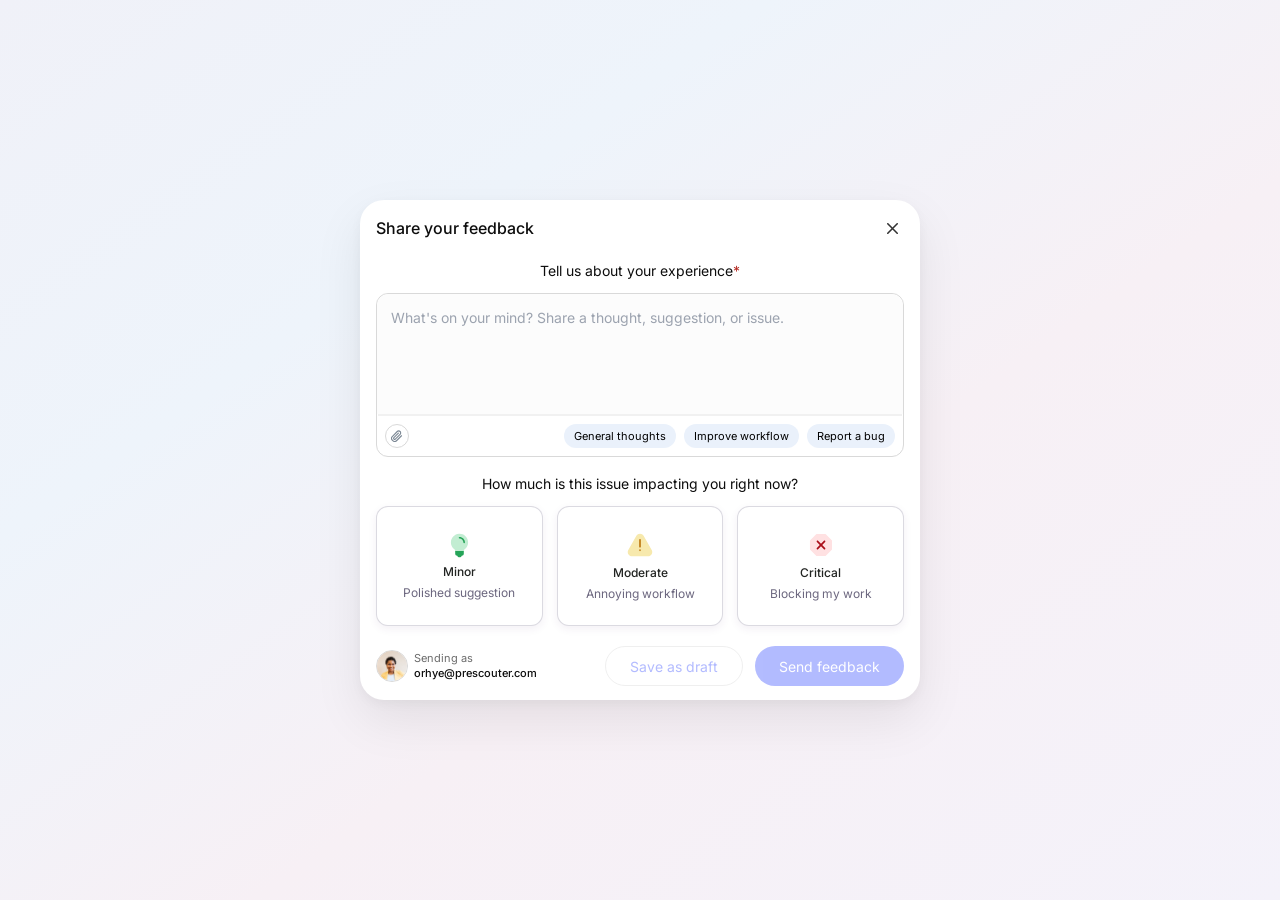
<file: feedback-animation.html>
<!DOCTYPE html>
<html lang="en">
<head>
  <meta charset="UTF-8">
  <meta name="viewport" content="width=device-width, initial-scale=1.0">
  <title>AI Feedback Form — Interaction Demo</title>
  <link rel="preconnect" href="https://fonts.googleapis.com">
  <link rel="preconnect" href="https://fonts.gstatic.com" crossorigin>
  <link href="https://fonts.googleapis.com/css2?family=Inter:wght@400;500;600;700&display=swap" rel="stylesheet">
  <style>
    *, *::before, *::after { box-sizing: border-box; margin: 0; padding: 0; }

    body {
      min-height: 100vh;
      display: flex;
      align-items: center;
      justify-content: center;
      background: linear-gradient(145deg, #f0f1f8 0%, #eef4fb 30%, #f7f0f5 60%, #f4f2fa 100%);
      font-family: 'Inter', -apple-system, BlinkMacSystemFont, sans-serif;
    }

    .scene {
      position: relative;
      width: 560px;
    }

    /* ---- Feedback Form ---- */
    .feedback-form {
      background: #fff;
      border-radius: 24px;
      padding: 16px 16px 14px;
      display: flex;
      flex-direction: column;
      gap: 20px;
      box-shadow: 0 20px 50px rgba(0,0,0,0.08), 0 4px 12px rgba(0,0,0,0.04);
    }

    .feedback-form__header {
      display: flex;
      align-items: center;
      justify-content: space-between;
    }

    .feedback-form__title {
      font-size: 16px;
      font-weight: 500;
      color: #0d0d0d;
      line-height: 1;
    }

    .feedback-form__close-btn {
      display: flex;
      align-items: center;
      justify-content: center;
      width: 24px;
      height: 24px;
      border: none;
      background: none;
      cursor: pointer;
      flex-shrink: 0;
    }

    /* ---- Body ---- */
    .feedback-form__body {
      display: flex;
      flex-direction: column;
      gap: 16px;
    }

    .feedback-form__field {
      display: flex;
      flex-direction: column;
      gap: 12px;
    }

    .feedback-form__label {
      font-size: 14px;
      font-weight: 400;
      color: #0d0d0d;
      text-align: center;
      line-height: 21px;
    }

    .feedback-form__required { color: #b3261e; }

    /* ---- Textarea ---- */
    .feedback-form__textarea-wrap {
      border: 1px solid #d9d9d9;
      border-radius: 12px;
      overflow: visible;
      transition: border-color 0.3s ease;
    }

    .feedback-form__textarea-wrap--focused {
      border-color: #76a4ee;
    }

    .feedback-form__textarea {
      background: #fcfcfc;
      padding: 12px 14px;
      min-height: 120px;
      position: relative;
      border-radius: 12px 12px 0 0;
    }

    .feedback-form__textarea-text {
      font-size: 14px;
      font-weight: 400;
      line-height: 24px;
      min-height: 24px;
      position: relative;
    }

    .feedback-form__textarea-text--placeholder {
      color: #9ca3af;
    }

    .feedback-form__textarea-text--typed {
      color: #0d0d0d;
    }

    /* Blinking typing cursor */
    .feedback-form__textarea-text--typing::after {
      content: '';
      display: inline-block;
      width: 2px;
      height: 16px;
      background: #0d0d0d;
      margin-left: 1px;
      vertical-align: text-bottom;
      animation: blink-caret 0.7s step-end infinite;
    }

    @keyframes blink-caret {
      0%, 100% { opacity: 1; }
      50% { opacity: 0; }
    }

    /* Gradient line */
    .feedback-form__gradient-line {
      height: 2px;
      line-height: 0;
      overflow: hidden;
    }

    .feedback-form__gradient-line-img {
      width: 100%;
      height: 2px;
      display: block;
    }

    /* ---- Toolbar ---- */
    .feedback-form__toolbar {
      display: flex;
      align-items: center;
      justify-content: space-between;
      gap: 10px;
      padding: 8px;
      position: relative;
      border-radius: 0 0 12px 12px;
    }

    .feedback-form__attach-btn {
      width: 24px;
      height: 24px;
      border-radius: 50%;
      border: 1px solid #d9d9d9;
      background: #fff;
      display: flex;
      align-items: center;
      justify-content: center;
      flex-shrink: 0;
    }

    .feedback-form__pills {
      display: flex;
      gap: 8px;
      transition: opacity 0.3s ease, transform 0.3s ease;
    }

    .feedback-form__pills--hidden {
      opacity: 0;
      transform: translateY(4px);
      pointer-events: none;
      position: absolute;
      right: 8px;
    }

    .feedback-form__pill {
      font-size: 11px;
      font-weight: 400;
      color: #000;
      background: rgba(84, 139, 223, 0.12);
      padding: 4px 10px;
      border-radius: 17px;
      line-height: 16px;
      white-space: nowrap;
      transition: background 0.2s ease, box-shadow 0.2s ease, transform 0.15s ease;
    }

    .feedback-form__pill--hovered {
      background: rgba(84, 139, 223, 0.25);
      box-shadow: 0 1px 3px rgba(84, 139, 223, 0.2);
    }

    .feedback-form__pill--clicked {
      background: rgba(84, 139, 223, 0.35);
      transform: scale(0.96);
    }

    /* ---- Severity ---- */
    .feedback-form__severity-cards {
      display: flex;
      gap: 14px;
    }

    .feedback-form__severity-card {
      flex: 1;
      background: #fff;
      border: 1px solid rgba(166,162,180,0.4);
      border-radius: 12px;
      padding: 24px 20px;
      display: flex;
      flex-direction: column;
      align-items: center;
      gap: 6px;
      box-shadow: 0 3px 8px rgba(78,44,110,0.07);
      min-height: 118px;
      justify-content: center;
    }

    .feedback-form__severity-name {
      font-size: 12px;
      font-weight: 500;
      color: #222422;
    }

    .feedback-form__severity-desc {
      font-size: 12px;
      font-weight: 400;
      color: #6c677f;
    }

    /* ---- Footer ---- */
    .feedback-form__footer {
      display: flex;
      align-items: center;
      justify-content: space-between;
    }

    .feedback-form__sender {
      display: flex;
      align-items: center;
      gap: 6px;
    }

    .feedback-form__avatar {
      width: 32px;
      height: 32px;
      border-radius: 50%;
      overflow: hidden;
      background: #f6f7f8;
      flex-shrink: 0;
      border: 1.5px solid #d9d9d9;
    }

    .feedback-form__avatar img {
      width: 100%;
      height: 100%;
      object-fit: cover;
      display: block;
    }

    .feedback-form__sender-info {
      display: flex;
      flex-direction: column;
      gap: 4px;
    }

    .feedback-form__sender-label {
      font-size: 11px;
      font-weight: 400;
      color: #6b6b6b;
      line-height: 11px;
    }

    .feedback-form__sender-email {
      font-size: 11px;
      font-weight: 500;
      color: #0d0d0d;
      line-height: 11px;
    }

    .feedback-form__actions {
      display: flex;
      gap: 12px;
      align-items: center;
    }

    .feedback-form__btn {
      font-family: 'Inter', sans-serif;
      font-size: 14px;
      height: 40px;
      border-radius: 9999px;
      cursor: default;
      display: flex;
      align-items: center;
      justify-content: center;
      line-height: 21px;
      transition: opacity 0.3s ease, background 0.3s ease, color 0.3s ease, border-color 0.3s ease;
    }

    .feedback-form__btn--cancel {
      font-weight: 400;
      color: #4257ff;
      background: transparent;
      border: 1px solid #d9d9d9;
      padding: 0 24px;
      min-width: 103px;
    }

    .feedback-form__btn--submit {
      font-weight: 400;
      color: #fff;
      background: #4257ff;
      border: none;
      padding: 0 24px;
      min-width: 144px;
    }

    /* Disabled state */
    .feedback-form__btn--disabled {
      opacity: 0.4;
      pointer-events: none;
    }

    /* ---- Animated Cursor ---- */
    .anim-cursor {
      position: absolute;
      width: 29px;
      height: 31px;
      pointer-events: none;
      z-index: 100;
      opacity: 0;
      transition: opacity 0.3s ease;
      transform: scale(1.1);
      transform-origin: top left;
    }

    .anim-cursor--visible {
      opacity: 1;
    }
  </style>
</head>
<body>
  <div class="scene">
    <div class="feedback-form">
      <div class="feedback-form__header">
        <h2 class="feedback-form__title">Share your feedback</h2>
        <button class="feedback-form__close-btn" aria-label="Close">
          <svg width="11" height="11" viewBox="0 0 14 14" fill="none">
            <path d="M1 1L13 13M13 1L1 13" stroke="#333" stroke-width="2" stroke-linecap="round"/>
          </svg>
        </button>
      </div>

      <div class="feedback-form__body">
        <div class="feedback-form__field">
          <label class="feedback-form__label">
            Tell us about your experience<span class="feedback-form__required">*</span>
          </label>
          <div class="feedback-form__textarea-wrap" id="textareaWrap">
            <div class="feedback-form__textarea">
              <p class="feedback-form__textarea-text feedback-form__textarea-text--placeholder" id="textareaText">What's on your mind? Share a thought, suggestion, or issue.</p>
            </div>
            <div class="feedback-form__gradient-line">
              <img src="assets/gradient-line.svg" alt="" class="feedback-form__gradient-line-img">
            </div>
            <div class="feedback-form__toolbar">
              <div class="feedback-form__attach-btn">
                <svg width="12" height="12" viewBox="0 0 20 20" fill="none" stroke="#7B8794" stroke-width="1.8" stroke-linecap="round" stroke-linejoin="round">
                  <path d="M17.5 9.583l-7.917 7.917a5 5 0 01-7.071-7.071L10.429 2.5a3.333 3.333 0 014.714 4.714L7.214 15.143a1.667 1.667 0 01-2.357-2.357l7.5-7.5"/>
                </svg>
              </div>
              <div class="feedback-form__pills" id="pills">
                <span class="feedback-form__pill" id="pill-0">General thoughts</span>
                <span class="feedback-form__pill" id="pill-1">Improve workflow</span>
                <span class="feedback-form__pill" id="pill-2">Report a bug</span>
              </div>
            </div>
          </div>
        </div>

        <div class="feedback-form__field">
          <label class="feedback-form__label">
            How much is this issue impacting you right now?
          </label>
          <div class="feedback-form__severity-cards">
            <div class="feedback-form__severity-card">
              <svg width="25" height="25" viewBox="0 0 33 33" fill="none">
                <path d="M24.3066 4.14562C22.0275 1.98516 19.042 0.881719 15.8864 1.05187C9.97219 1.36641 5.15625 6.44531 5.15625 12.375C5.15625 15.9895 6.82172 19.305 9.72984 21.4655C10.4208 21.9811 10.8281 22.8216 10.8281 23.7188C10.8281 24.2859 11.2922 24.75 11.8594 24.75H21.1406C21.7078 24.75 22.1719 24.2859 22.1719 23.7188C22.1719 22.8216 22.5844 21.9759 23.2702 21.4655C26.1783 19.2998 27.8438 15.9895 27.8438 12.375C27.8438 9.22969 26.5856 6.30609 24.3066 4.14562Z" fill="#C2EDD2"/>
                <path d="M22.1719 23.7188H10.8281V27.3281C10.8281 28.7512 11.9831 29.9062 13.4062 29.9062H13.5816C14.0095 31.1077 15.1542 31.9688 16.5 31.9688C17.8458 31.9688 18.9905 31.1077 19.4184 29.9062H19.5938C21.0169 29.9062 22.1719 28.7512 22.1719 27.3281V23.7188ZM22.6875 13.4062C22.1203 13.4062 21.6562 12.9422 21.6562 12.375C21.6562 9.53391 19.3411 7.21875 16.5 7.21875C15.9328 7.21875 15.4688 6.75469 15.4688 6.1875C15.4688 5.62031 15.9328 5.15625 16.5 5.15625C20.4806 5.15625 23.7188 8.39438 23.7188 12.375C23.7188 12.9422 23.2547 13.4062 22.6875 13.4062Z" fill="#25A458"/>
              </svg>
              <span class="feedback-form__severity-name">Minor</span>
              <span class="feedback-form__severity-desc">Polished suggestion</span>
            </div>
            <div class="feedback-form__severity-card">
              <svg width="28" height="28" viewBox="0 0 33 33" fill="none">
                <path d="M30.2878 22.507L20.7745 5.60484C19.8877 4.03219 18.2892 3.09375 16.5 3.09375C14.7056 3.09375 13.1072 4.03219 12.2255 5.60484L2.71219 22.507C1.83563 24.0642 1.85109 25.9205 2.75344 27.4673C3.64547 28.9936 5.22844 29.9062 6.99188 29.9062H26.0184C27.7767 29.9062 29.3597 28.9936 30.2569 27.4673C31.1592 25.9205 31.1747 24.0694 30.2981 22.507H30.2878Z" fill="#F7E9AD"/>
                <path d="M16.5 19.5938C15.9328 19.5938 15.4688 19.1297 15.4688 18.5625V10.3125C15.4688 9.74531 15.9328 9.28125 16.5 9.28125C17.0672 9.28125 17.5312 9.74531 17.5312 10.3125V18.5625C17.5312 19.1297 17.0672 19.5938 16.5 19.5938Z" fill="#C07C16"/>
                <path d="M16.5 23.7188C17.0695 23.7188 17.5312 23.257 17.5312 22.6875C17.5312 22.118 17.0695 21.6562 16.5 21.6562C15.9305 21.6562 15.4688 22.118 15.4688 22.6875C15.4688 23.257 15.9305 23.7188 16.5 23.7188Z" fill="#C07C16"/>
              </svg>
              <span class="feedback-form__severity-name">Moderate</span>
              <span class="feedback-form__severity-desc">Annoying workflow</span>
            </div>
            <div class="feedback-form__severity-card">
              <svg width="28" height="28" viewBox="0 0 33 33" fill="none">
                <path d="M28.5 11.5L21.5 4.5H11.5L4.5 11.5V21.5L11.5 28.5H21.5L28.5 21.5Z" fill="#FFE1E2" stroke="#FFE1E2" stroke-width="2" stroke-linejoin="round"/>
                <path d="M21.39 11.61C20.99 11.21 20.34 11.21 19.94 11.61L16.5 15.05L13.06 11.61C12.66 11.21 12.01 11.21 11.61 11.61C11.21 12.01 11.21 12.66 11.61 13.06L15.05 16.5L11.61 19.94C11.21 20.34 11.21 20.99 11.61 21.39C11.81 21.59 12.07 21.69 12.34 21.69C12.6 21.69 12.86 21.59 13.06 21.39L16.5 17.95L19.94 21.39C20.14 21.59 20.4 21.69 20.66 21.69C20.93 21.69 21.19 21.59 21.39 21.39C21.79 20.99 21.79 20.34 21.39 19.94L17.95 16.5L21.39 13.06C21.79 12.66 21.79 12.01 21.39 11.61Z" fill="#AA0E19"/>
              </svg>
              <span class="feedback-form__severity-name">Critical</span>
              <span class="feedback-form__severity-desc">Blocking my work</span>
            </div>
          </div>
        </div>
      </div>

      <div class="feedback-form__footer">
        <div class="feedback-form__sender">
          <div class="feedback-form__avatar">
            <img src="assets/avatar.png" alt="User avatar" width="32" height="32">
          </div>
          <div class="feedback-form__sender-info">
            <span class="feedback-form__sender-label">Sending as</span>
            <span class="feedback-form__sender-email">orhye@prescouter.com</span>
          </div>
        </div>
        <div class="feedback-form__actions">
          <button class="feedback-form__btn feedback-form__btn--cancel feedback-form__btn--disabled" id="btnDraft">Save as draft</button>
          <button class="feedback-form__btn feedback-form__btn--submit feedback-form__btn--disabled" id="btnSubmit">Send feedback</button>
        </div>
      </div>
    </div>

    <!-- Animated cursor -->
    <img src="assets/pointing.svg" alt="" class="anim-cursor" id="cursor" width="29" height="31">
  </div>

  <script>
    const cursor = document.getElementById('cursor');
    const textareaText = document.getElementById('textareaText');
    const textareaWrap = document.getElementById('textareaWrap');
    const pills = document.getElementById('pills');
    const pill0 = document.getElementById('pill-0');
    const pill1 = document.getElementById('pill-1');
    const pill2 = document.getElementById('pill-2');
    const btnDraft = document.getElementById('btnDraft');
    const btnSubmit = document.getElementById('btnSubmit');
    const scene = document.querySelector('.scene');

    const PLACEHOLDER = "What's on your mind? Share a thought, suggestion, or issue.";
    const CHIP_PREVIEWS = [
      "I'd like to share some general thoughts about...",
      "It would be great if the workflow could...",
      "I encountered an issue while"
    ];
    const TYPED_TEXT = "I encountered an issue while";

    let animFrame;
    let running = true;

    function wait(ms) {
      return new Promise(resolve => setTimeout(resolve, ms));
    }

    // Smoothly animate cursor to a position (relative to .scene)
    function moveCursorTo(x, y, duration = 600) {
      return new Promise(resolve => {
        const startX = parseFloat(cursor.style.left) || 0;
        const startY = parseFloat(cursor.style.top) || 0;
        const startTime = performance.now();

        function step(now) {
          const elapsed = now - startTime;
          const t = Math.min(elapsed / duration, 1);
          // Ease out cubic
          const ease = 1 - Math.pow(1 - t, 3);
          cursor.style.left = (startX + (x - startX) * ease) + 'px';
          cursor.style.top = (startY + (y - startY) * ease) + 'px';
          if (t < 1) {
            animFrame = requestAnimationFrame(step);
          } else {
            resolve();
          }
        }
        animFrame = requestAnimationFrame(step);
      });
    }

    function getPillCenter(pill) {
      const sceneRect = scene.getBoundingClientRect();
      const pillRect = pill.getBoundingClientRect();
      return {
        x: pillRect.left - sceneRect.left + pillRect.width / 2,
        y: pillRect.top - sceneRect.top + pillRect.height / 2 + 6
      };
    }

    function setPlaceholder(text) {
      textareaText.textContent = text;
      textareaText.className = 'feedback-form__textarea-text feedback-form__textarea-text--placeholder';
    }

    function setTypedText(text, showCaret = false) {
      textareaText.textContent = text;
      textareaText.className = 'feedback-form__textarea-text feedback-form__textarea-text--typed' +
        (showCaret ? ' feedback-form__textarea-text--typing' : '');
    }

    function setButtonsDisabled(disabled) {
      if (disabled) {
        btnDraft.classList.add('feedback-form__btn--disabled');
        btnSubmit.classList.add('feedback-form__btn--disabled');
      } else {
        btnDraft.classList.remove('feedback-form__btn--disabled');
        btnSubmit.classList.remove('feedback-form__btn--disabled');
      }
    }

    function hoverPill(index) {
      [pill0, pill1, pill2].forEach((p, i) => {
        p.classList.toggle('feedback-form__pill--hovered', i === index);
      });
    }

    function clearHovers() {
      [pill0, pill1, pill2].forEach(p => p.classList.remove('feedback-form__pill--hovered', 'feedback-form__pill--clicked'));
    }

    function showPills() {
      pills.classList.remove('feedback-form__pills--hidden');
    }

    function hidePills() {
      pills.classList.add('feedback-form__pills--hidden');
    }

    function typeText(fullText, startFrom, charDelay = 55) {
      return new Promise(resolve => {
        let i = startFrom;
        function nextChar() {
          if (i <= fullText.length) {
            setTypedText(fullText.slice(0, i), true);
            i++;
            setTimeout(nextChar, charDelay);
          } else {
            resolve();
          }
        }
        nextChar();
      });
    }

    // Reset everything to initial state
    function resetState() {
      cursor.classList.remove('anim-cursor--visible');
      cursor.style.left = '580px';
      cursor.style.top = '260px';
      setPlaceholder(PLACEHOLDER);
      setButtonsDisabled(true);
      showPills();
      clearHovers();
      textareaWrap.classList.remove('feedback-form__textarea-wrap--focused');
    }

    async function runAnimation() {
      while (running) {
        // 1. Reset to initial state
        resetState();
        await wait(1500);

        // 2. Cursor appears and enters from the right
        cursor.classList.add('anim-cursor--visible');
        await wait(200);

        // 3. Move cursor to "General thoughts" chip
        const pos0 = getPillCenter(pill0);
        await moveCursorTo(pos0.x, pos0.y, 700);
        hoverPill(0);
        setPlaceholder(CHIP_PREVIEWS[0]);
        await wait(900);

        // 4. Move cursor to "Improve workflow" chip
        const pos1 = getPillCenter(pill1);
        await moveCursorTo(pos1.x, pos1.y, 500);
        hoverPill(1);
        setPlaceholder(CHIP_PREVIEWS[1]);
        await wait(900);

        // 5. Move cursor to "Report a bug" chip
        const pos2 = getPillCenter(pill2);
        await moveCursorTo(pos2.x, pos2.y, 500);
        hoverPill(2);
        setPlaceholder(CHIP_PREVIEWS[2]);
        await wait(800);

        // 6. Click "Report a bug"
        pill2.classList.add('feedback-form__pill--clicked');
        await wait(150);
        pill2.classList.remove('feedback-form__pill--clicked');

        // Chip text goes into input, chips disappear, typing cursor shows
        setTypedText(TYPED_TEXT, true);
        textareaWrap.classList.add('feedback-form__textarea-wrap--focused');
        hidePills();

        // Enable buttons
        setButtonsDisabled(false);

        // Hide the mouse cursor after click
        await wait(300);
        cursor.classList.remove('anim-cursor--visible');

        // 7. Show blinking cursor for a moment
        await wait(2500);

        // 8. Pause before loop restart
        await wait(1500);
      }
    }

    // Start the animation loop
    runAnimation();
  </script>
  <!-- Cloudflare Web Analytics (per-device opt-out: visit ?notrack=1 to exclude this browser) -->
  <script>(function(){try{var p=new URLSearchParams(location.search);if(p.has('notrack')){p.get('notrack')==='0'?localStorage.removeItem('cf-notrack'):localStorage.setItem('cf-notrack','1');}if(localStorage.getItem('cf-notrack')==='1')return;}catch(e){}var s=document.createElement('script');s.defer=true;s.src='https://static.cloudflareinsights.com/beacon.min.js';s.setAttribute('data-cf-beacon','{"token": "cbe772e88ba64865afaca1040e19dfc7"}');document.head.appendChild(s);})();</script>
  <!-- End Cloudflare Web Analytics -->
</body>
</html>
</file>
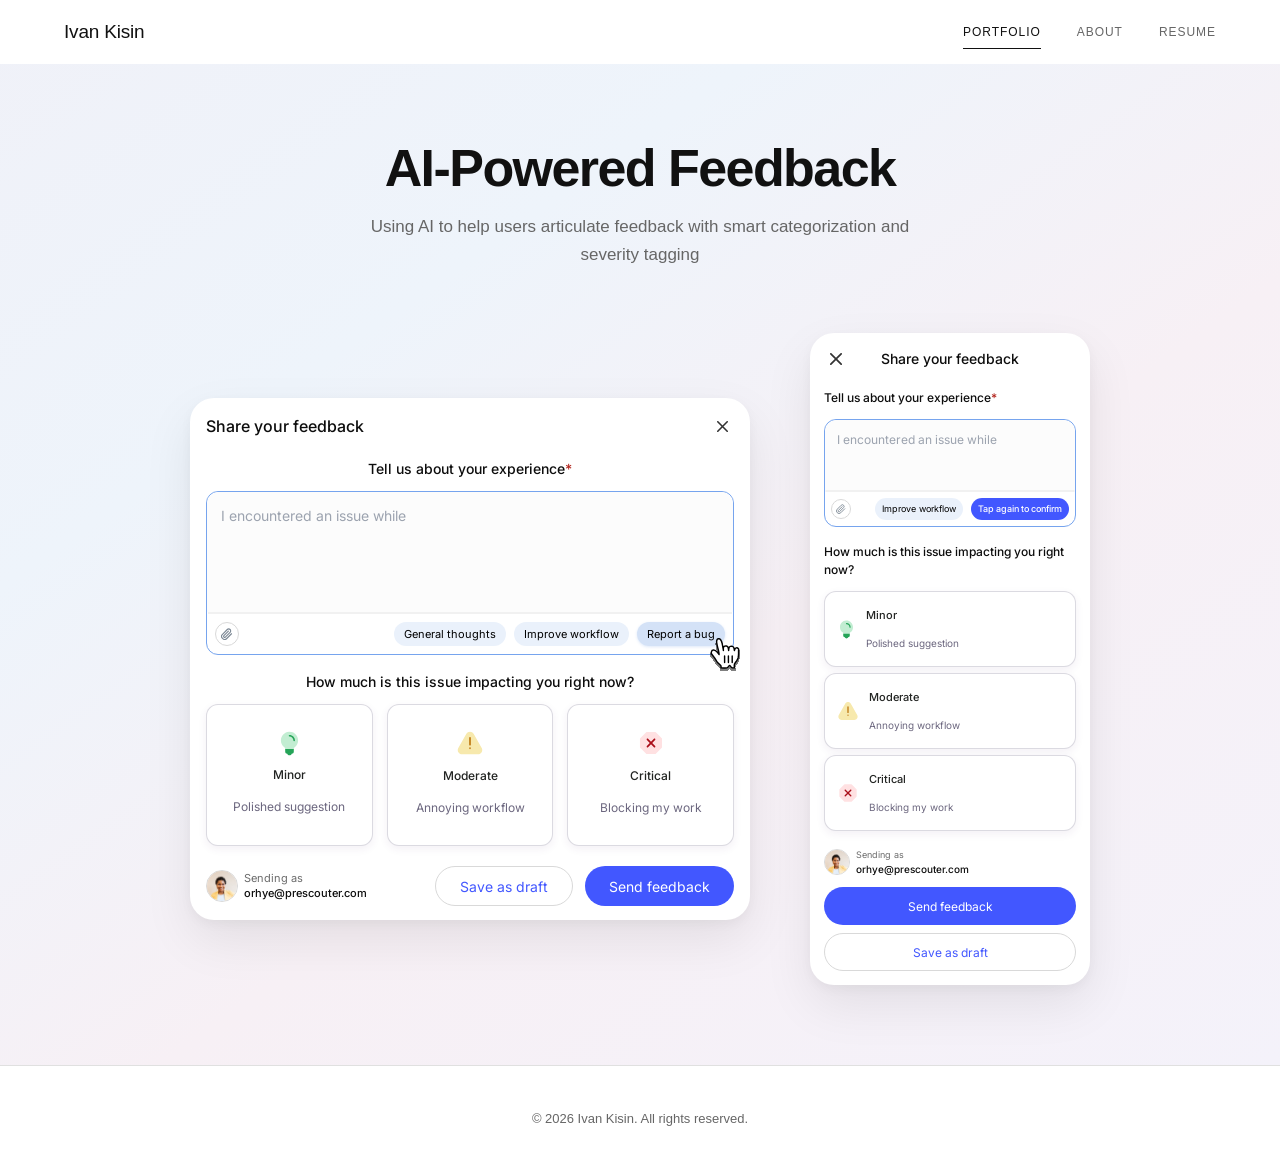
<file: feedback-showcase.html>
<!DOCTYPE html>
<html lang="en">
<head>
  <meta charset="UTF-8">
  <meta name="viewport" content="width=device-width, initial-scale=1.0">
  <title>AI Feedback Form — Ivan Kisin</title>
  <link rel="stylesheet" href="styles.css">
  <link rel="stylesheet" href="feedback-showcase.css">
  <link rel="preconnect" href="https://fonts.googleapis.com">
  <link rel="preconnect" href="https://fonts.gstatic.com" crossorigin>
  <link href="https://fonts.googleapis.com/css2?family=DM+Sans:ital,wght@0,400;0,500;0,700;1,400&family=Inter:wght@400;500;600;700&family=Julius+Sans+One&family=Nunito:wght@400;600&family=Quattrocento:wght@400;700&display=swap" rel="stylesheet">
  <link href="https://api.fontshare.com/v2/css?f[]=satoshi@400,450,500,700&display=swap" rel="stylesheet">
</head>
<body>
  <nav class="nav scrolled">
    <div class="nav-inner">
      <a href="index.html?v=2" class="nav-logo nav-logo-text">Ivan Kisin</a>
      <div class="nav-links">
        <a href="index.html?v=2" class="nav-link active">Portfolio</a>
        <a href="about.html?v=2" class="nav-link">About</a>
        <a href="resume.pdf" class="nav-link" target="_blank" rel="noopener">Resume</a>
      </div>
      <button class="nav-toggle" aria-label="Toggle menu">
        <span></span>
        <span></span>
      </button>
    </div>
  </nav>

  <main>
    <section class="showcase">
      <div class="showcase-header">
        <h1>AI-Powered Feedback</h1>
        <p>Using AI to help users articulate feedback with smart categorization and severity tagging</p>
      </div>

      <div class="showcase-canvas">
        <!-- Desktop Version -->
        <div class="device device--desktop">
          <div class="feedback-form">
            <div class="feedback-form__header">
              <h2 class="feedback-form__title">Share your feedback</h2>
              <button class="feedback-form__close-btn" aria-label="Close">
                <svg width="11" height="11" viewBox="0 0 14 14" fill="none">
                  <path d="M1 1L13 13M13 1L1 13" stroke="#333" stroke-width="2" stroke-linecap="round"/>
                </svg>
              </button>
            </div>

            <div class="feedback-form__body">
              <!-- Text area section -->
              <div class="feedback-form__field">
                <label class="feedback-form__label">
                  Tell us about your experience<span class="feedback-form__required">*</span>
                </label>
                <div class="feedback-form__textarea-wrap">
                  <div class="feedback-form__textarea">
                    <p class="feedback-form__textarea-text">I encountered an issue while</p>
                  </div>
                  <div class="feedback-form__gradient-line">
                    <img src="assets/gradient-line.svg" alt="" class="feedback-form__gradient-line-img">
                  </div>
                  <div class="feedback-form__toolbar">
                    <div class="feedback-form__attach-btn">
                      <svg width="12" height="12" viewBox="0 0 20 20" fill="none" stroke="#7B8794" stroke-width="1.8" stroke-linecap="round" stroke-linejoin="round">
                        <path d="M17.5 9.583l-7.917 7.917a5 5 0 01-7.071-7.071L10.429 2.5a3.333 3.333 0 014.714 4.714L7.214 15.143a1.667 1.667 0 01-2.357-2.357l7.5-7.5"/>
                      </svg>
                    </div>
                    <div class="feedback-form__pills">
                      <span class="feedback-form__pill">General thoughts</span>
                      <span class="feedback-form__pill">Improve workflow</span>
                      <span class="feedback-form__pill feedback-form__pill--active">Report a bug</span>
                    </div>
                    <div class="feedback-form__cursor">
                      <img src="assets/pointing.svg" alt="" width="29" height="31">
                    </div>
                  </div>
                </div>
              </div>

              <!-- Severity section -->
              <div class="feedback-form__field">
                <label class="feedback-form__label">
                  How much is this issue impacting you right now?
                </label>
                <div class="feedback-form__severity-cards">
                  <div class="feedback-form__severity-card">
                    <svg class="feedback-form__severity-img" width="25" height="25" viewBox="0 0 33 33" fill="none">
                      <path d="M24.3066 4.14562C22.0275 1.98516 19.042 0.881719 15.8864 1.05187C9.97219 1.36641 5.15625 6.44531 5.15625 12.375C5.15625 15.9895 6.82172 19.305 9.72984 21.4655C10.4208 21.9811 10.8281 22.8216 10.8281 23.7188C10.8281 24.2859 11.2922 24.75 11.8594 24.75H21.1406C21.7078 24.75 22.1719 24.2859 22.1719 23.7188C22.1719 22.8216 22.5844 21.9759 23.2702 21.4655C26.1783 19.2998 27.8438 15.9895 27.8438 12.375C27.8438 9.22969 26.5856 6.30609 24.3066 4.14562Z" fill="#C2EDD2"/>
                      <path d="M22.1719 23.7188H10.8281V27.3281C10.8281 28.7512 11.9831 29.9062 13.4062 29.9062H13.5816C14.0095 31.1077 15.1542 31.9688 16.5 31.9688C17.8458 31.9688 18.9905 31.1077 19.4184 29.9062H19.5938C21.0169 29.9062 22.1719 28.7512 22.1719 27.3281V23.7188ZM22.6875 13.4062C22.1203 13.4062 21.6562 12.9422 21.6562 12.375C21.6562 9.53391 19.3411 7.21875 16.5 7.21875C15.9328 7.21875 15.4688 6.75469 15.4688 6.1875C15.4688 5.62031 15.9328 5.15625 16.5 5.15625C20.4806 5.15625 23.7188 8.39438 23.7188 12.375C23.7188 12.9422 23.2547 13.4062 22.6875 13.4062Z" fill="#25A458"/>
                    </svg>
                    <span class="feedback-form__severity-name">Minor</span>
                    <span class="feedback-form__severity-desc">Polished suggestion</span>
                  </div>
                  <div class="feedback-form__severity-card">
                    <svg class="feedback-form__severity-img" width="28" height="28" viewBox="0 0 33 33" fill="none">
                      <path d="M30.2878 22.507L20.7745 5.60484C19.8877 4.03219 18.2892 3.09375 16.5 3.09375C14.7056 3.09375 13.1072 4.03219 12.2255 5.60484L2.71219 22.507C1.83563 24.0642 1.85109 25.9205 2.75344 27.4673C3.64547 28.9936 5.22844 29.9062 6.99188 29.9062H26.0184C27.7767 29.9062 29.3597 28.9936 30.2569 27.4673C31.1592 25.9205 31.1747 24.0694 30.2981 22.507H30.2878Z" fill="#F7E9AD"/>
                      <path d="M16.5 19.5938C15.9328 19.5938 15.4688 19.1297 15.4688 18.5625V10.3125C15.4688 9.74531 15.9328 9.28125 16.5 9.28125C17.0672 9.28125 17.5312 9.74531 17.5312 10.3125V18.5625C17.5312 19.1297 17.0672 19.5938 16.5 19.5938Z" fill="#C07C16"/>
                      <path d="M16.5 23.7188C17.0695 23.7188 17.5312 23.257 17.5312 22.6875C17.5312 22.118 17.0695 21.6562 16.5 21.6562C15.9305 21.6562 15.4688 22.118 15.4688 22.6875C15.4688 23.257 15.9305 23.7188 16.5 23.7188Z" fill="#C07C16"/>
                    </svg>
                    <span class="feedback-form__severity-name">Moderate</span>
                    <span class="feedback-form__severity-desc">Annoying workflow</span>
                  </div>
                  <div class="feedback-form__severity-card">
                    <svg class="feedback-form__severity-img" width="28" height="28" viewBox="0 0 33 33" fill="none">
                      <path d="M28.5 11.5L21.5 4.5H11.5L4.5 11.5V21.5L11.5 28.5H21.5L28.5 21.5Z" fill="#FFE1E2" stroke="#FFE1E2" stroke-width="2" stroke-linejoin="round"/>
                      <path d="M21.39 11.61C20.99 11.21 20.34 11.21 19.94 11.61L16.5 15.05L13.06 11.61C12.66 11.21 12.01 11.21 11.61 11.61C11.21 12.01 11.21 12.66 11.61 13.06L15.05 16.5L11.61 19.94C11.21 20.34 11.21 20.99 11.61 21.39C11.81 21.59 12.07 21.69 12.34 21.69C12.6 21.69 12.86 21.59 13.06 21.39L16.5 17.95L19.94 21.39C20.14 21.59 20.4 21.69 20.66 21.69C20.93 21.69 21.19 21.59 21.39 21.39C21.79 20.99 21.79 20.34 21.39 19.94L17.95 16.5L21.39 13.06C21.79 12.66 21.79 12.01 21.39 11.61Z" fill="#AA0E19"/>
                    </svg>
                    <span class="feedback-form__severity-name">Critical</span>
                    <span class="feedback-form__severity-desc">Blocking my work</span>
                  </div>
                </div>
              </div>
            </div>

            <!-- Footer -->
            <div class="feedback-form__footer">
              <div class="feedback-form__sender">
                <div class="feedback-form__avatar">
                  <img src="assets/avatar.png" alt="User avatar" width="32" height="32">
                </div>
                <div class="feedback-form__sender-info">
                  <span class="feedback-form__sender-label">Sending as</span>
                  <span class="feedback-form__sender-email">orhye@prescouter.com</span>
                </div>
              </div>
              <div class="feedback-form__actions">
                <button class="feedback-form__btn feedback-form__btn--cancel">Save as draft</button>
                <button class="feedback-form__btn feedback-form__btn--submit">Send feedback</button>
              </div>
            </div>
          </div>
        </div>

        <!-- Mobile Version -->
        <div class="device device--mobile">
            <div class="feedback-form feedback-form--mobile">
              <div class="feedback-form__header">
                <button class="feedback-form__close-btn" aria-label="Close">
                  <svg width="12" height="12" viewBox="0 0 14 14" fill="none">
                    <path d="M1 1L13 13M13 1L1 13" stroke="#333" stroke-width="2" stroke-linecap="round"/>
                  </svg>
                </button>
                <h2 class="feedback-form__title">Share your feedback</h2>
                <div class="feedback-form__header-spacer"></div>
              </div>

              <div class="feedback-form__body">
                <div class="feedback-form__field">
                  <label class="feedback-form__label">
                    Tell us about your experience<span class="feedback-form__required">*</span>
                  </label>
                  <div class="feedback-form__textarea-wrap">
                    <div class="feedback-form__textarea">
                      <p class="feedback-form__textarea-text">I encountered an issue while</p>
                    </div>
                    <div class="feedback-form__gradient-line">
                      <img src="assets/gradient-line.svg" alt="" class="feedback-form__gradient-line-img">
                    </div>
                    <div class="feedback-form__toolbar">
                      <div class="feedback-form__attach-btn">
                        <svg width="10" height="10" viewBox="0 0 20 20" fill="none" stroke="#7B8794" stroke-width="1.8" stroke-linecap="round" stroke-linejoin="round">
                          <path d="M17.5 9.583l-7.917 7.917a5 5 0 01-7.071-7.071L10.429 2.5a3.333 3.333 0 014.714 4.714L7.214 15.143a1.667 1.667 0 01-2.357-2.357l7.5-7.5"/>
                        </svg>
                      </div>
                      <div class="feedback-form__pills">
                        <span class="feedback-form__pill">Improve workflow</span>
                        <span class="feedback-form__pill feedback-form__pill--confirm">Tap again to confirm</span>
                      </div>
                    </div>
                  </div>
                </div>

                <div class="feedback-form__field">
                  <label class="feedback-form__label">
                    How much is this issue impacting you right now?
                  </label>
                  <div class="feedback-form__severity-cards">
                    <div class="feedback-form__severity-card">
                      <svg class="feedback-form__severity-img" width="19" height="19" viewBox="0 0 33 33" fill="none">
                        <path d="M24.3066 4.14562C22.0275 1.98516 19.042 0.881719 15.8864 1.05187C9.97219 1.36641 5.15625 6.44531 5.15625 12.375C5.15625 15.9895 6.82172 19.305 9.72984 21.4655C10.4208 21.9811 10.8281 22.8216 10.8281 23.7188C10.8281 24.2859 11.2922 24.75 11.8594 24.75H21.1406C21.7078 24.75 22.1719 24.2859 22.1719 23.7188C22.1719 22.8216 22.5844 21.9759 23.2702 21.4655C26.1783 19.2998 27.8438 15.9895 27.8438 12.375C27.8438 9.22969 26.5856 6.30609 24.3066 4.14562Z" fill="#C2EDD2"/>
                        <path d="M22.1719 23.7188H10.8281V27.3281C10.8281 28.7512 11.9831 29.9062 13.4062 29.9062H13.5816C14.0095 31.1077 15.1542 31.9688 16.5 31.9688C17.8458 31.9688 18.9905 31.1077 19.4184 29.9062H19.5938C21.0169 29.9062 22.1719 28.7512 22.1719 27.3281V23.7188ZM22.6875 13.4062C22.1203 13.4062 21.6562 12.9422 21.6562 12.375C21.6562 9.53391 19.3411 7.21875 16.5 7.21875C15.9328 7.21875 15.4688 6.75469 15.4688 6.1875C15.4688 5.62031 15.9328 5.15625 16.5 5.15625C20.4806 5.15625 23.7188 8.39438 23.7188 12.375C23.7188 12.9422 23.2547 13.4062 22.6875 13.4062Z" fill="#25A458"/>
                      </svg>
                      <span class="feedback-form__severity-name">Minor</span>
                      <span class="feedback-form__severity-desc">Polished suggestion</span>
                    </div>
                    <div class="feedback-form__severity-card">
                      <svg class="feedback-form__severity-img" width="22" height="22" viewBox="0 0 33 33" fill="none">
                        <path d="M30.2878 22.507L20.7745 5.60484C19.8877 4.03219 18.2892 3.09375 16.5 3.09375C14.7056 3.09375 13.1072 4.03219 12.2255 5.60484L2.71219 22.507C1.83563 24.0642 1.85109 25.9205 2.75344 27.4673C3.64547 28.9936 5.22844 29.9062 6.99188 29.9062H26.0184C27.7767 29.9062 29.3597 28.9936 30.2569 27.4673C31.1592 25.9205 31.1747 24.0694 30.2981 22.507H30.2878Z" fill="#F7E9AD"/>
                        <path d="M16.5 19.5938C15.9328 19.5938 15.4688 19.1297 15.4688 18.5625V10.3125C15.4688 9.74531 15.9328 9.28125 16.5 9.28125C17.0672 9.28125 17.5312 9.74531 17.5312 10.3125V18.5625C17.5312 19.1297 17.0672 19.5938 16.5 19.5938Z" fill="#C07C16"/>
                        <path d="M16.5 23.7188C17.0695 23.7188 17.5312 23.257 17.5312 22.6875C17.5312 22.118 17.0695 21.6562 16.5 21.6562C15.9305 21.6562 15.4688 22.118 15.4688 22.6875C15.4688 23.257 15.9305 23.7188 16.5 23.7188Z" fill="#C07C16"/>
                      </svg>
                      <span class="feedback-form__severity-name">Moderate</span>
                      <span class="feedback-form__severity-desc">Annoying workflow</span>
                    </div>
                    <div class="feedback-form__severity-card">
                      <svg class="feedback-form__severity-img" width="22" height="22" viewBox="0 0 33 33" fill="none">
                        <path d="M28.5 11.5L21.5 4.5H11.5L4.5 11.5V21.5L11.5 28.5H21.5L28.5 21.5Z" fill="#FFE1E2" stroke="#FFE1E2" stroke-width="2" stroke-linejoin="round"/>
                        <path d="M21.39 11.61C20.99 11.21 20.34 11.21 19.94 11.61L16.5 15.05L13.06 11.61C12.66 11.21 12.01 11.21 11.61 11.61C11.21 12.01 11.21 12.66 11.61 13.06L15.05 16.5L11.61 19.94C11.21 20.34 11.21 20.99 11.61 21.39C11.81 21.59 12.07 21.69 12.34 21.69C12.6 21.69 12.86 21.59 13.06 21.39L16.5 17.95L19.94 21.39C20.14 21.59 20.4 21.69 20.66 21.69C20.93 21.69 21.19 21.59 21.39 21.39C21.79 20.99 21.79 20.34 21.39 19.94L17.95 16.5L21.39 13.06C21.79 12.66 21.79 12.01 21.39 11.61Z" fill="#AA0E19"/>
                      </svg>
                      <span class="feedback-form__severity-name">Critical</span>
                      <span class="feedback-form__severity-desc">Blocking my work</span>
                    </div>
                  </div>
                </div>
              </div>

              <div class="feedback-form__footer">
                <div class="feedback-form__sender">
                  <div class="feedback-form__avatar">
                    <img src="assets/avatar.png" alt="User avatar" width="26" height="26">
                  </div>
                  <div class="feedback-form__sender-info">
                    <span class="feedback-form__sender-label">Sending as</span>
                    <span class="feedback-form__sender-email">orhye@prescouter.com</span>
                  </div>
                </div>
                <div class="feedback-form__actions">
                  <button class="feedback-form__btn feedback-form__btn--cancel">Save as draft</button>
                  <button class="feedback-form__btn feedback-form__btn--submit">Send feedback</button>
                </div>
              </div>
            </div>
        </div>
      </div>
    </section>
  </main>

  <footer class="footer">
    <p>&copy; 2026 Ivan Kisin. All rights reserved.</p>
  </footer>

  <script src="script.js"></script>
  <!-- Cloudflare Web Analytics (per-device opt-out: visit ?notrack=1 to exclude this browser) -->
  <script>(function(){try{var p=new URLSearchParams(location.search);if(p.has('notrack')){p.get('notrack')==='0'?localStorage.removeItem('cf-notrack'):localStorage.setItem('cf-notrack','1');}if(localStorage.getItem('cf-notrack')==='1')return;}catch(e){}var s=document.createElement('script');s.defer=true;s.src='https://static.cloudflareinsights.com/beacon.min.js';s.setAttribute('data-cf-beacon','{"token": "cbe772e88ba64865afaca1040e19dfc7"}');document.head.appendChild(s);})();</script>
  <!-- End Cloudflare Web Analytics -->
</body>
</html>
</file>
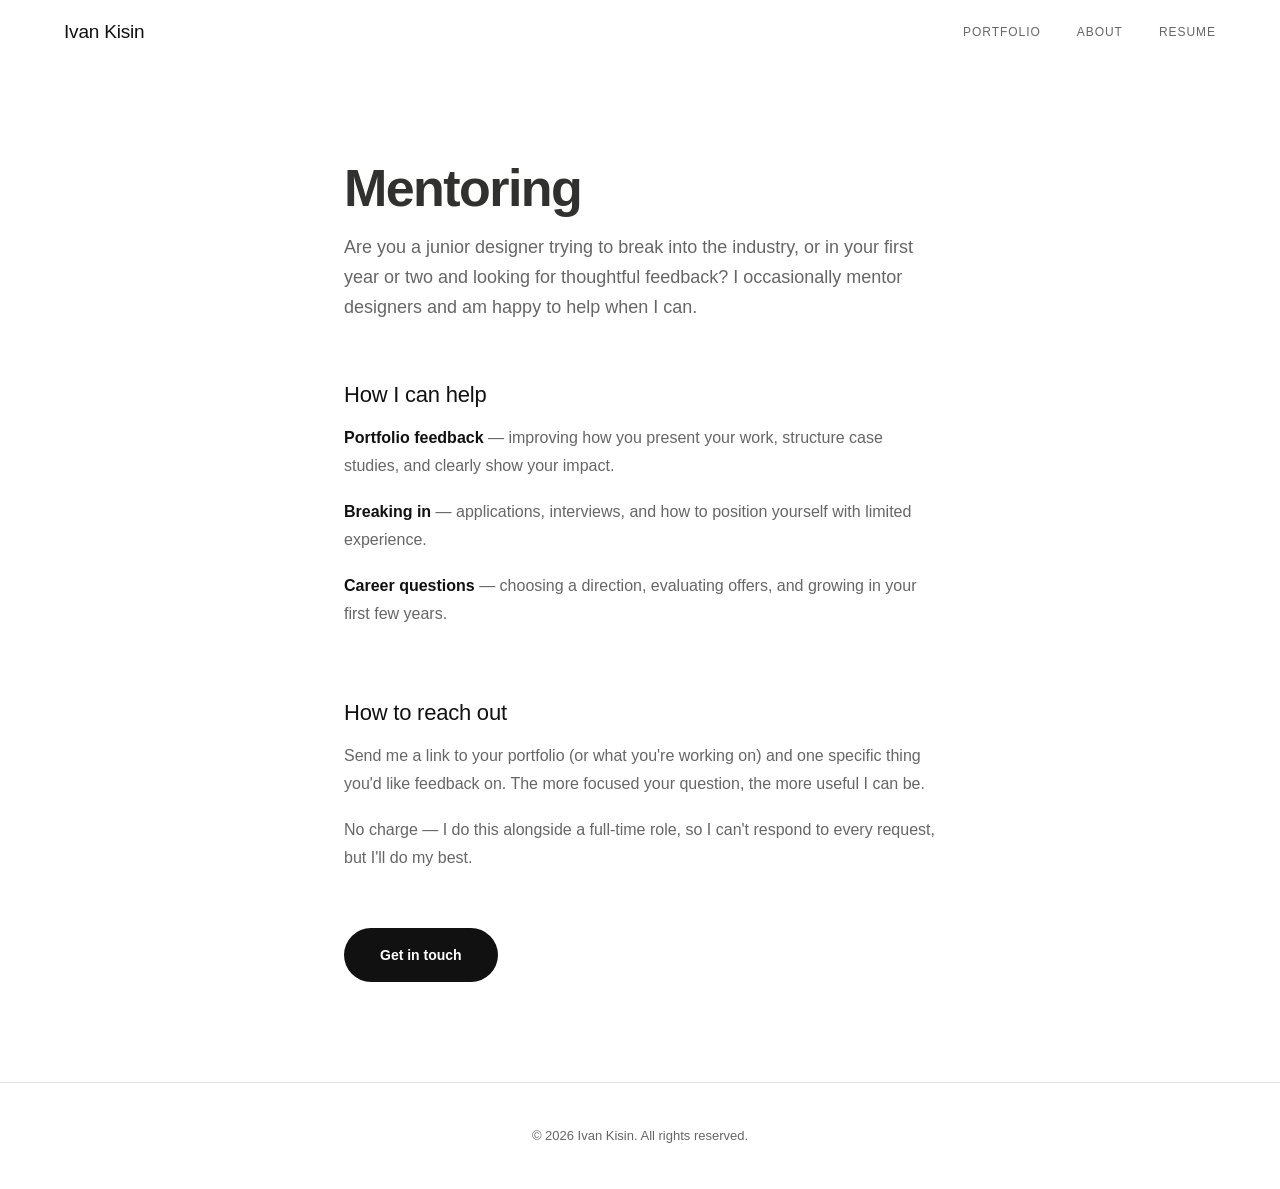
<file: mentoring.html>
<!DOCTYPE html>
<html lang="en">
<head>
  <meta charset="UTF-8">
  <meta name="viewport" content="width=device-width, initial-scale=1.0">
  <link rel="icon" type="image/png" href="favicon.png">
  <title>Mentoring — Ivan Kisin</title>
  <link rel="stylesheet" href="styles.css">
  <link rel="preconnect" href="https://fonts.googleapis.com">
  <link rel="preconnect" href="https://fonts.gstatic.com" crossorigin>
  <link href="https://fonts.googleapis.com/css2?family=DM+Sans:ital,wght@0,400;0,500;0,700;1,400&family=Julius+Sans+One&family=Quattrocento:wght@400;700&display=swap" rel="stylesheet">
  <link href="https://api.fontshare.com/v2/css?f[]=satoshi@400,450,500,700&display=swap" rel="stylesheet">
</head>
<body>
  <nav class="nav scrolled">
    <div class="nav-inner">
      <a href="index.html?v=2" class="nav-logo nav-logo-text">Ivan Kisin</a>
      <div class="nav-links">
        <a href="index.html?v=2" class="nav-link">Portfolio</a>
        <a href="about.html?v=2" class="nav-link">About</a>
        <a href="resume.pdf" class="nav-link" target="_blank" rel="noopener">Resume</a>
      </div>
      <button class="nav-toggle" aria-label="Toggle menu">
        <span></span>
        <span></span>
      </button>
    </div>
  </nav>

  <main>
    <section class="page-header page-header--narrow">
      <h1>Mentoring</h1>
      <p>Are you a junior designer trying to break into the industry, or in your first year or two and looking for thoughtful feedback? I occasionally mentor designers and am happy to help when I can.</p>
    </section>

    <section class="coaching-content coaching-content--narrow">
      <div class="mentoring-block">
        <h3>How I can help</h3>
        <p><strong>Portfolio feedback</strong> — improving how you present your work, structure case studies, and clearly show your impact.</p>
        <p><strong>Breaking in</strong> — applications, interviews, and how to position yourself with limited experience.</p>
        <p><strong>Career questions</strong> — choosing a direction, evaluating offers, and growing in your first few years.</p>
      </div>

      <div class="mentoring-block">
        <h3>How to reach out</h3>
        <p>Send me a link to your portfolio (or what you're working on) and one specific thing you'd like feedback on. The more focused your question, the more useful I can be.</p>
        <p>No charge — I do this alongside a full-time role, so I can't respond to every request, but I'll do my best.</p>
      </div>

      <a href="mailto:ivankisin@gmail.com?subject=Mentoring" class="btn">Get in touch</a>
    </section>
  </main>

  <footer class="footer">
    <p>&copy; 2026 Ivan Kisin. All rights reserved.</p>
  </footer>

  <script src="script.js"></script>
  <!-- Cloudflare Web Analytics (per-device opt-out: visit ?notrack=1 to exclude this browser) -->
  <script>(function(){try{var p=new URLSearchParams(location.search);if(p.has('notrack')){p.get('notrack')==='0'?localStorage.removeItem('cf-notrack'):localStorage.setItem('cf-notrack','1');}if(localStorage.getItem('cf-notrack')==='1')return;}catch(e){}var s=document.createElement('script');s.defer=true;s.src='https://static.cloudflareinsights.com/beacon.min.js';s.setAttribute('data-cf-beacon','{"token": "cbe772e88ba64865afaca1040e19dfc7"}');document.head.appendChild(s);})();</script>
  <!-- End Cloudflare Web Analytics -->
</body>
</html>
</file>
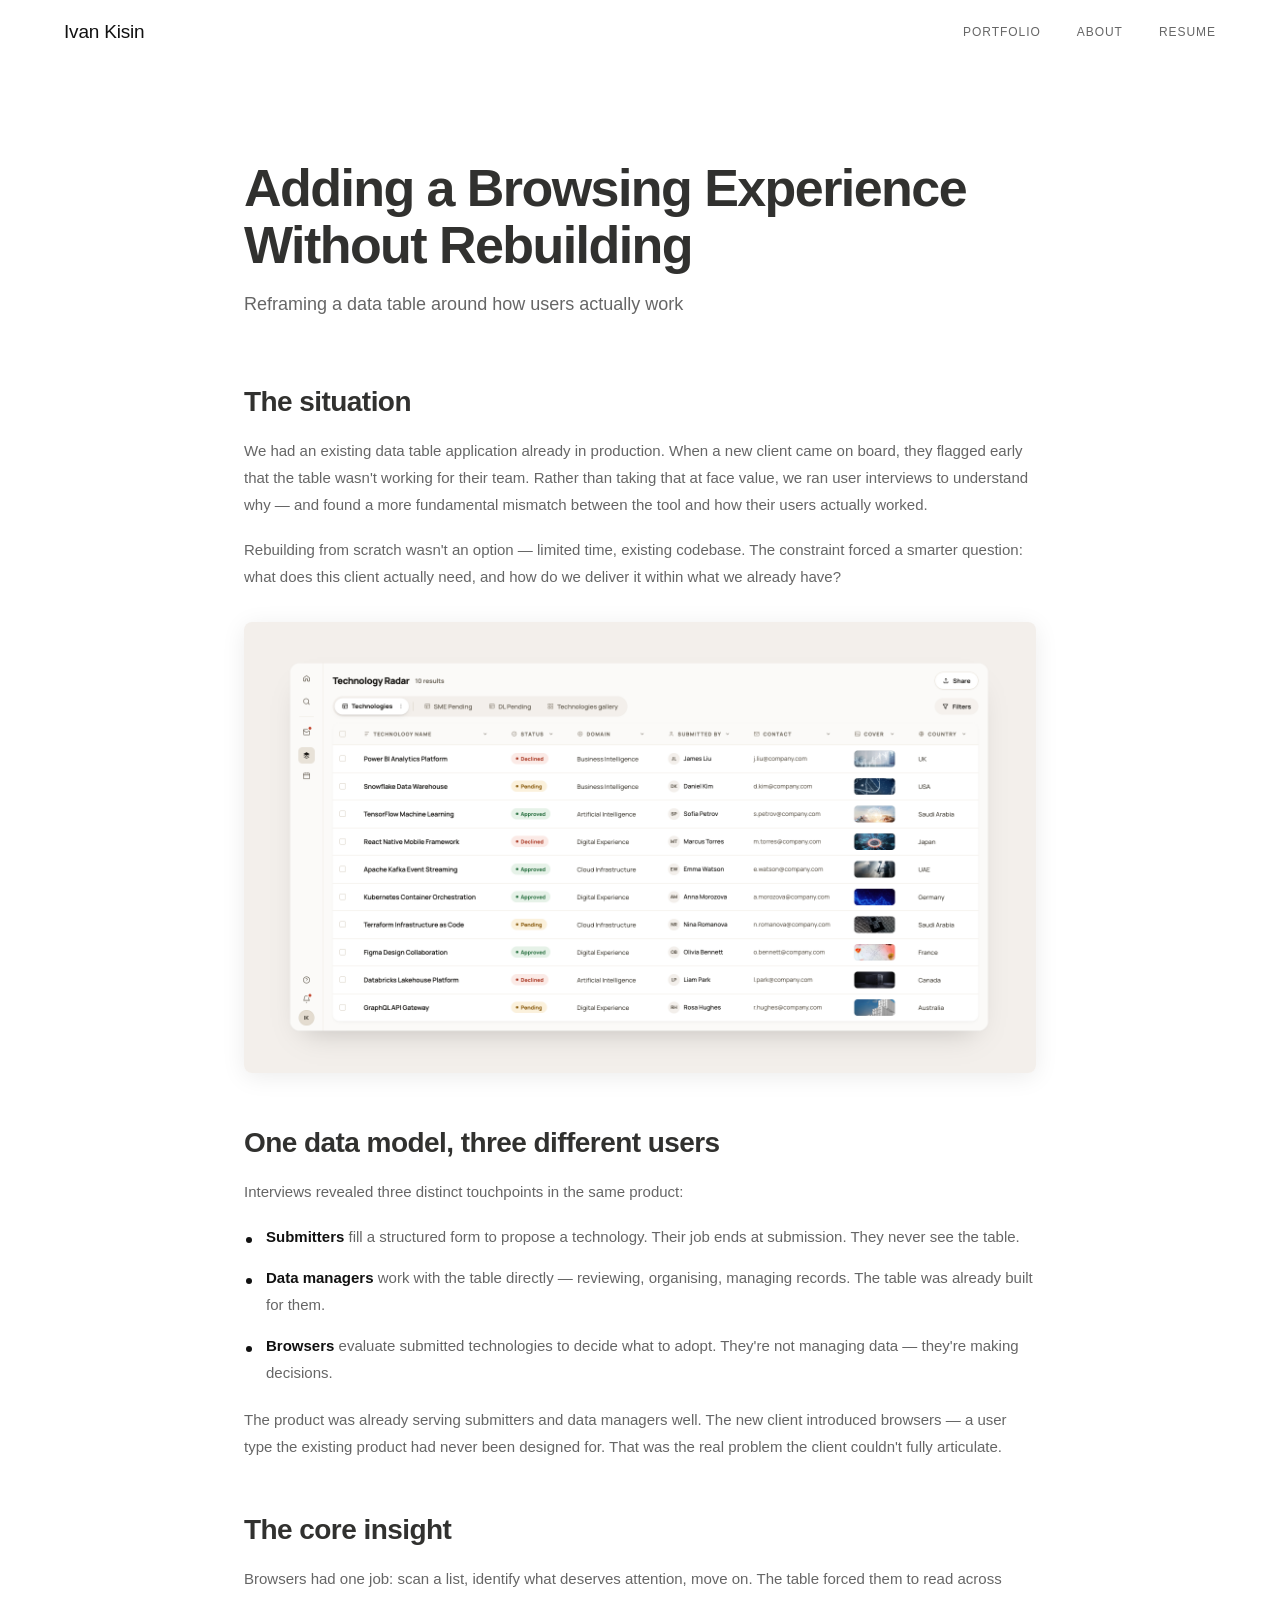
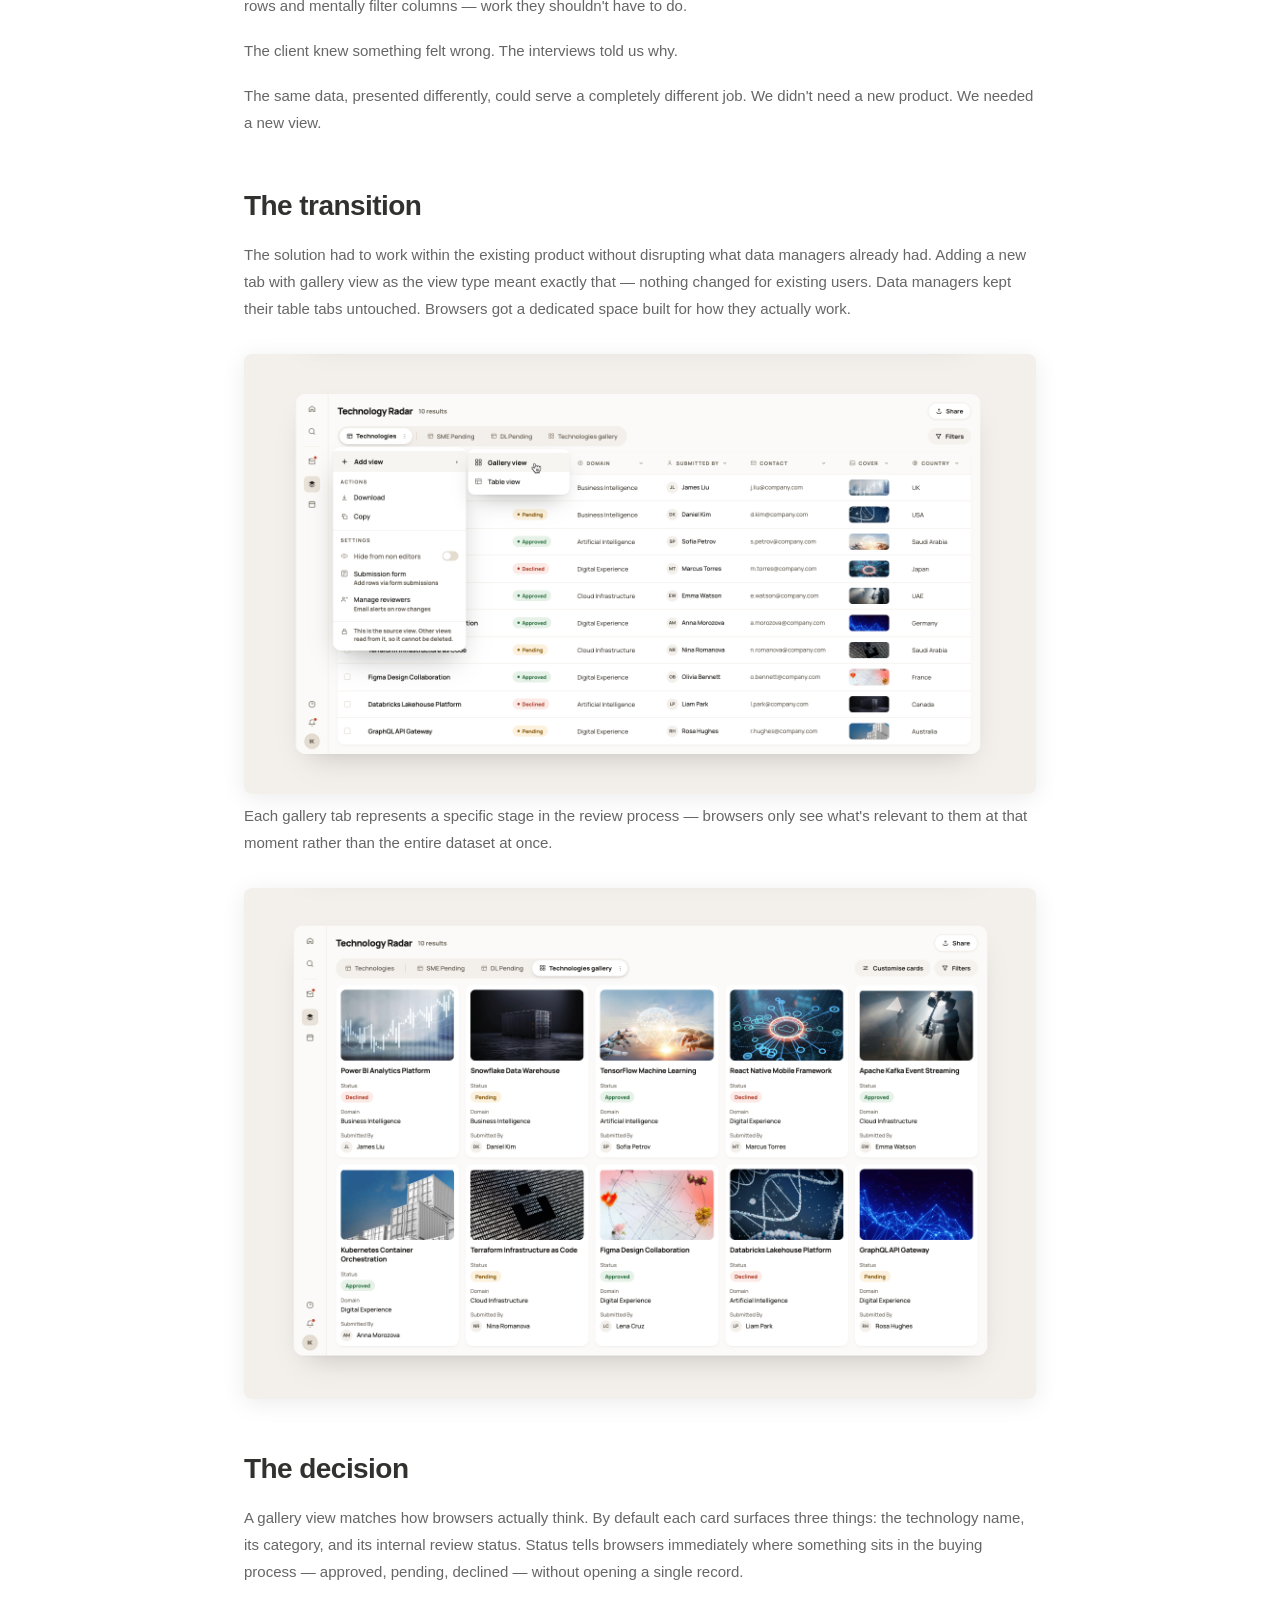
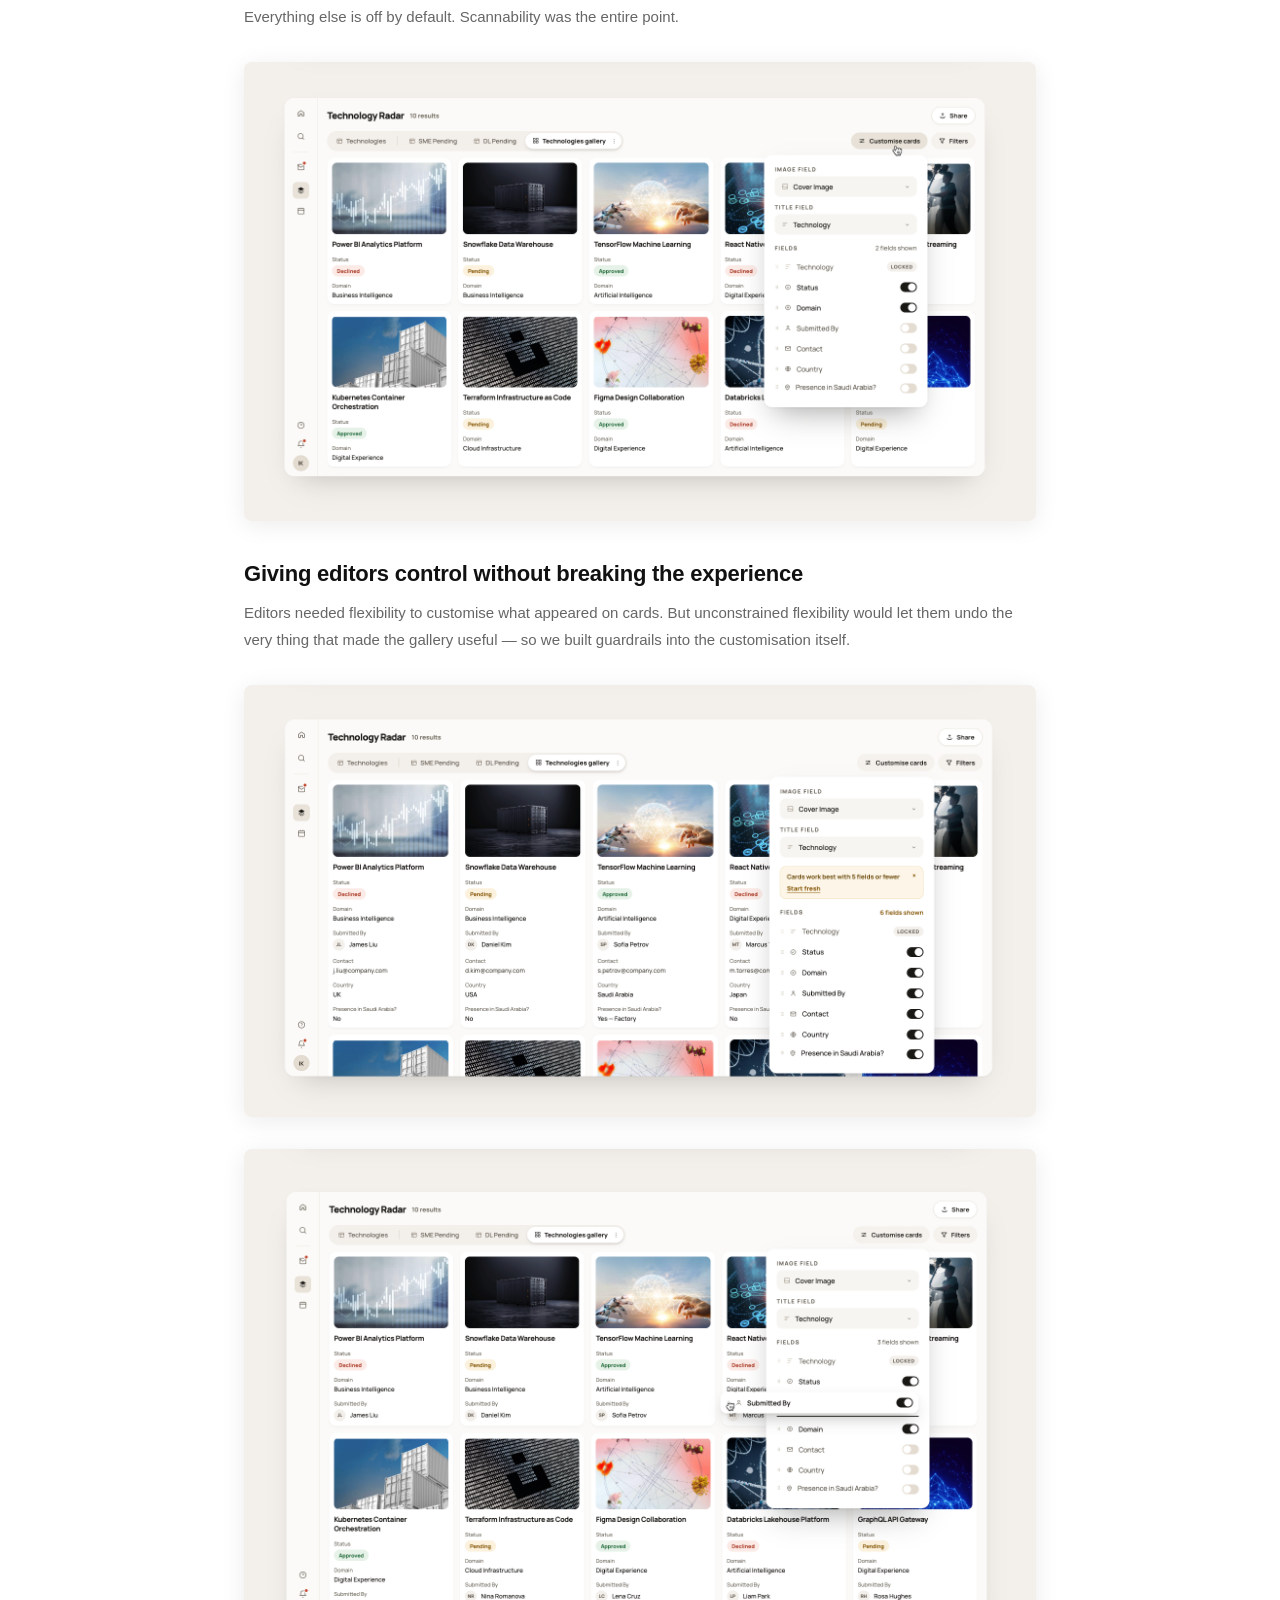
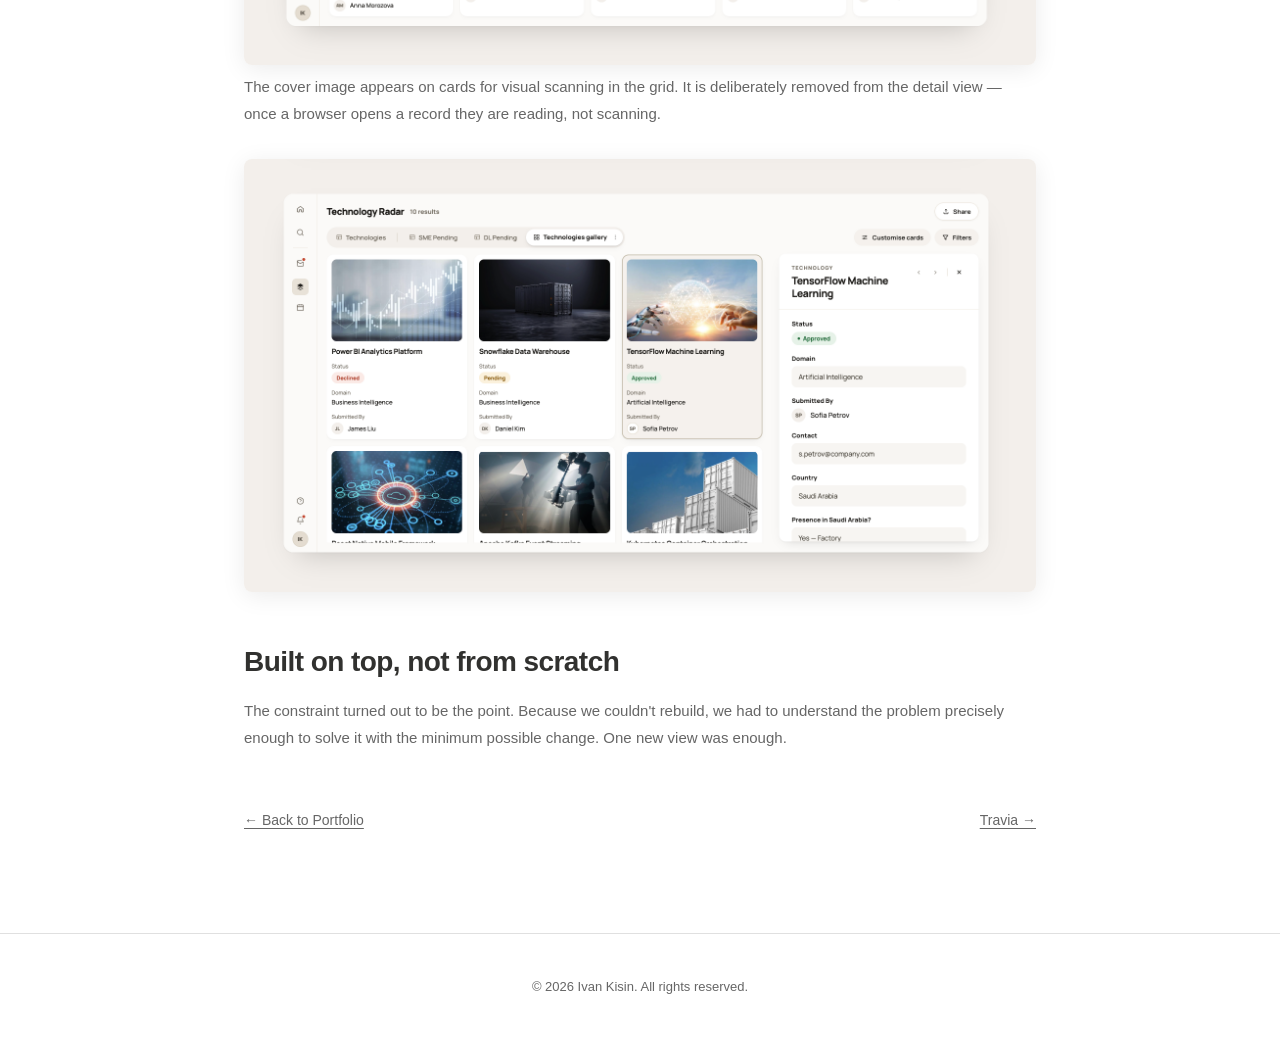
<file: project1.html>
<!DOCTYPE html>
<html lang="en">
<head>
  <meta charset="UTF-8">
  <meta name="viewport" content="width=device-width, initial-scale=1.0">
  <link rel="icon" type="image/png" href="favicon.png">
  <title>Adding a Browsing Experience Without Rebuilding — Ivan Kisin</title>
  <link rel="stylesheet" href="styles.css">
  <link rel="preconnect" href="https://fonts.googleapis.com">
  <link rel="preconnect" href="https://fonts.gstatic.com" crossorigin>
  <link href="https://fonts.googleapis.com/css2?family=DM+Sans:ital,wght@0,400;0,500;0,700;1,400&family=Julius+Sans+One&family=Quattrocento:wght@400;700&display=swap" rel="stylesheet">
  <link href="https://api.fontshare.com/v2/css?f[]=satoshi@400,450,500,700&display=swap" rel="stylesheet">
  <style>
    /* ---- Case study overrides ---- */
    .case-study,
    .case-study p,
    .case-study h2,
    .case-study h3,
    .case-study li,
    .case-study em,
    .case-study strong,
    .case-study-back,
    .case-study-next,
    .page-header p {
      font-family: 'Satoshi', -apple-system, BlinkMacSystemFont, 'Segoe UI', sans-serif;
    }

    .case-study h2:first-of-type { margin-top: 0; }

    /* Align page-header column with the case-study column below so the h1
       and its supporting paragraph share the same wrap width. */
    .page-header { max-width: 920px; }
    .page-header p { max-width: none; }
    @media (max-width: 960px) { .page-header { max-width: 100%; } }

    .case-study h3 {
      font-size: clamp(18px, 2.4vw, 22px);
      font-weight: 600;
      color: var(--color-black);
      letter-spacing: -0.01em;
      margin-top: 40px;
      margin-bottom: 12px;
    }

    .case-study-section { margin-bottom: 48px; }

    .case-study-list {
      list-style: none;
      padding: 0;
      margin: 16px 0 20px;
    }

    .case-study-list li {
      position: relative;
      padding-left: 22px;
      margin-bottom: 14px;
      font-size: 15px;
      color: var(--color-gray-mid);
      line-height: 1.8;
    }

    .case-study-list li::before {
      content: '';
      position: absolute;
      left: 2px;
      top: 14px;
      width: 6px;
      height: 6px;
      background: var(--color-black);
      border-radius: 50%;
    }

    .case-study-list strong {
      color: var(--color-black);
      font-weight: 600;
    }

    /* ---- Wider case-study column so text matches image width ---- */
    .case-study { max-width: 920px; }

    /* ---- Image sits flush inside the wider column ---- */
    .case-study-img-wide {
      display: block;
      width: 100%;
      max-width: none;
      height: auto;
      margin-top: 32px;
      margin-bottom: 8px;
      border-radius: 8px;
      box-shadow: 0 4px 24px rgba(0,0,0,0.08);
    }

    @media (max-width: 960px) {
      .case-study { max-width: 100%; }
      .case-study-img-wide {
        width: calc(100% + 48px);
        margin-left: -24px;
        border-radius: 0;
      }
    }

    @media (max-width: 720px) {
      .case-study-img-wide {
        width: calc(100% + 48px);
        margin-left: -24px;
      }
    }
  </style>
</head>
<body>
  <nav class="nav scrolled">
    <div class="nav-inner">
      <a href="index.html?v=2" class="nav-logo nav-logo-text">Ivan Kisin</a>
      <div class="nav-links">
        <a href="index.html?v=2" class="nav-link">Portfolio</a>
        <a href="about.html?v=2" class="nav-link">About</a>
        <a href="resume.pdf" class="nav-link" target="_blank" rel="noopener">Resume</a>
      </div>
      <button class="nav-toggle" aria-label="Toggle menu">
        <span></span>
        <span></span>
      </button>
    </div>
  </nav>

  <main>
    <section class="page-header">
      <h1>Adding a Browsing Experience Without Rebuilding</h1>
      <p>Reframing a data table around how users actually work</p>
    </section>

    <section class="case-study">
      <div class="case-study-section">
        <h2>The situation</h2>
        <p>We had an existing data table application already in production. When a new client came on board, they flagged early that the table wasn't working for their team. Rather than taking that at face value, we ran user interviews to understand why — and found a more fundamental mismatch between the tool and how their users actually worked.</p>
        <p>Rebuilding from scratch wasn't an option — limited time, existing codebase. The constraint forced a smarter question: what does this client actually need, and how do we deliver it within what we already have?</p>

        <img src="images/tech-radar-v2-01.png" alt="Technology Radar Gallery View" class="case-study-img-wide" loading="lazy">
      </div>

      <div class="case-study-section">
        <h2>One data model, three different users</h2>
        <p>Interviews revealed three distinct touchpoints in the same product:</p>
        <ul class="case-study-list">
          <li><strong>Submitters</strong> fill a structured form to propose a technology. Their job ends at submission. They never see the table.</li>
          <li><strong>Data managers</strong> work with the table directly — reviewing, organising, managing records. The table was already built for them.</li>
          <li><strong>Browsers</strong> evaluate submitted technologies to decide what to adopt. They're not managing data — they're making decisions.</li>
        </ul>
        <p>The product was already serving submitters and data managers well. The new client introduced browsers — a user type the existing product had never been designed for. That was the real problem the client couldn't fully articulate.</p>
      </div>

      <div class="case-study-section">
        <h2>The core insight</h2>
        <p>Browsers had one job: scan a list, identify what deserves attention, move on. The table forced them to read across rows and mentally filter columns — work they shouldn't have to do.</p>
        <p>The client knew something felt wrong. The interviews told us why.</p>
        <p>The same data, presented differently, could serve a completely different job. We didn't need a new product. We needed a new view.</p>
      </div>

      <div class="case-study-section">
        <h2>The transition</h2>
        <p>The solution had to work within the existing product without disrupting what data managers already had. Adding a new tab with gallery view as the view type meant exactly that — nothing changed for existing users. Data managers kept their table tabs untouched. Browsers got a dedicated space built for how they actually work.</p>

        <img src="images/tech-radar-v2-02.png" alt="New tab with gallery view added alongside existing table views" class="case-study-img-wide" loading="lazy">

        <p>Each gallery tab represents a specific stage in the review process — browsers only see what's relevant to them at that moment rather than the entire dataset at once.</p>

        <img src="images/tech-radar-v2-03.png" alt="Gallery tabs organised by review stage" class="case-study-img-wide" loading="lazy">
      </div>

      <div class="case-study-section">
        <h2>The decision</h2>
        <p>A gallery view matches how browsers actually think. By default each card surfaces three things: the technology name, its category, and its internal review status. Status tells browsers immediately where something sits in the buying process — approved, pending, declined — without opening a single record.</p>
        <p>Everything else is off by default. Scannability was the entire point.</p>

        <img src="images/tech-radar-v2-04.png" alt="Default gallery card showing technology name, category, and review status" class="case-study-img-wide" loading="lazy">

        <h3>Giving editors control without breaking the experience</h3>
        <p>Editors needed flexibility to customise what appeared on cards. But unconstrained flexibility would let them undo the very thing that made the gallery useful — so we built guardrails into the customisation itself.</p>

        <img src="images/tech-radar-v2-05.png" alt="Customise cards panel with field selection options" class="case-study-img-wide" loading="lazy">

        <img src="images/tech-radar-v2-06.png" alt="Gallery card after editor customisation" class="case-study-img-wide" loading="lazy">

        <p>The cover image appears on cards for visual scanning in the grid. It is deliberately removed from the detail view — once a browser opens a record they are reading, not scanning.</p>

        <img src="images/tech-radar-v2-07.png" alt="Detail view of a record with the cover image omitted" class="case-study-img-wide" loading="lazy">
      </div>

      <div class="case-study-section">
        <h2>Built on top, not from scratch</h2>
        <p>The constraint turned out to be the point. Because we couldn't rebuild, we had to understand the problem precisely enough to solve it with the minimum possible change. One new view was enough.</p>
      </div>

      <div class="case-study-nav">
        <a href="index.html?v=2" class="case-study-back">&larr; Back to Portfolio</a>
        <a href="project3.html?v=2" class="case-study-next">Travia &rarr;</a>
      </div>
    </section>
  </main>

  <footer class="footer">
    <p>&copy; 2026 Ivan Kisin. All rights reserved.</p>
  </footer>

  <script src="script.js"></script>
  <!-- Cloudflare Web Analytics (per-device opt-out: visit ?notrack=1 to exclude this browser) -->
  <script>(function(){try{var p=new URLSearchParams(location.search);if(p.has('notrack')){p.get('notrack')==='0'?localStorage.removeItem('cf-notrack'):localStorage.setItem('cf-notrack','1');}if(localStorage.getItem('cf-notrack')==='1')return;}catch(e){}var s=document.createElement('script');s.defer=true;s.src='https://static.cloudflareinsights.com/beacon.min.js';s.setAttribute('data-cf-beacon','{"token": "cbe772e88ba64865afaca1040e19dfc7"}');document.head.appendChild(s);})();</script>
  <!-- End Cloudflare Web Analytics -->
</body>
</html>
</file>
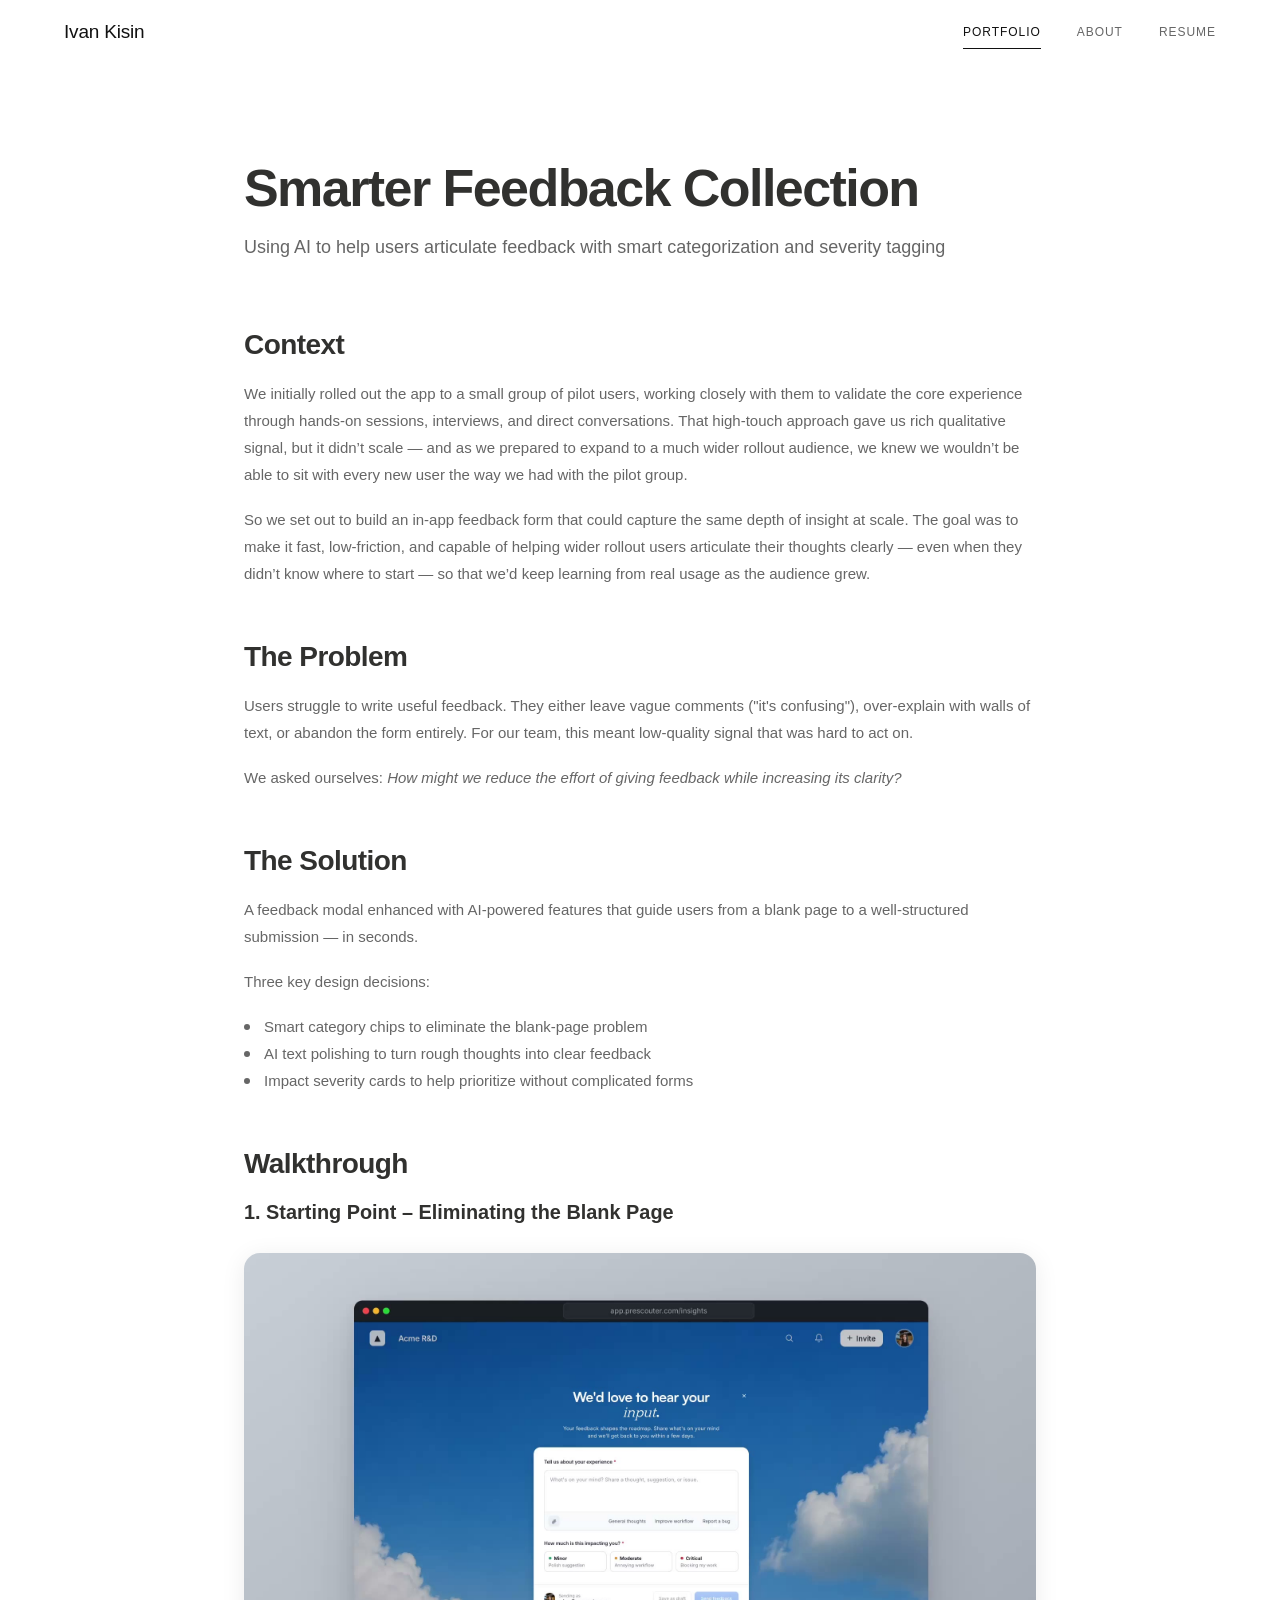
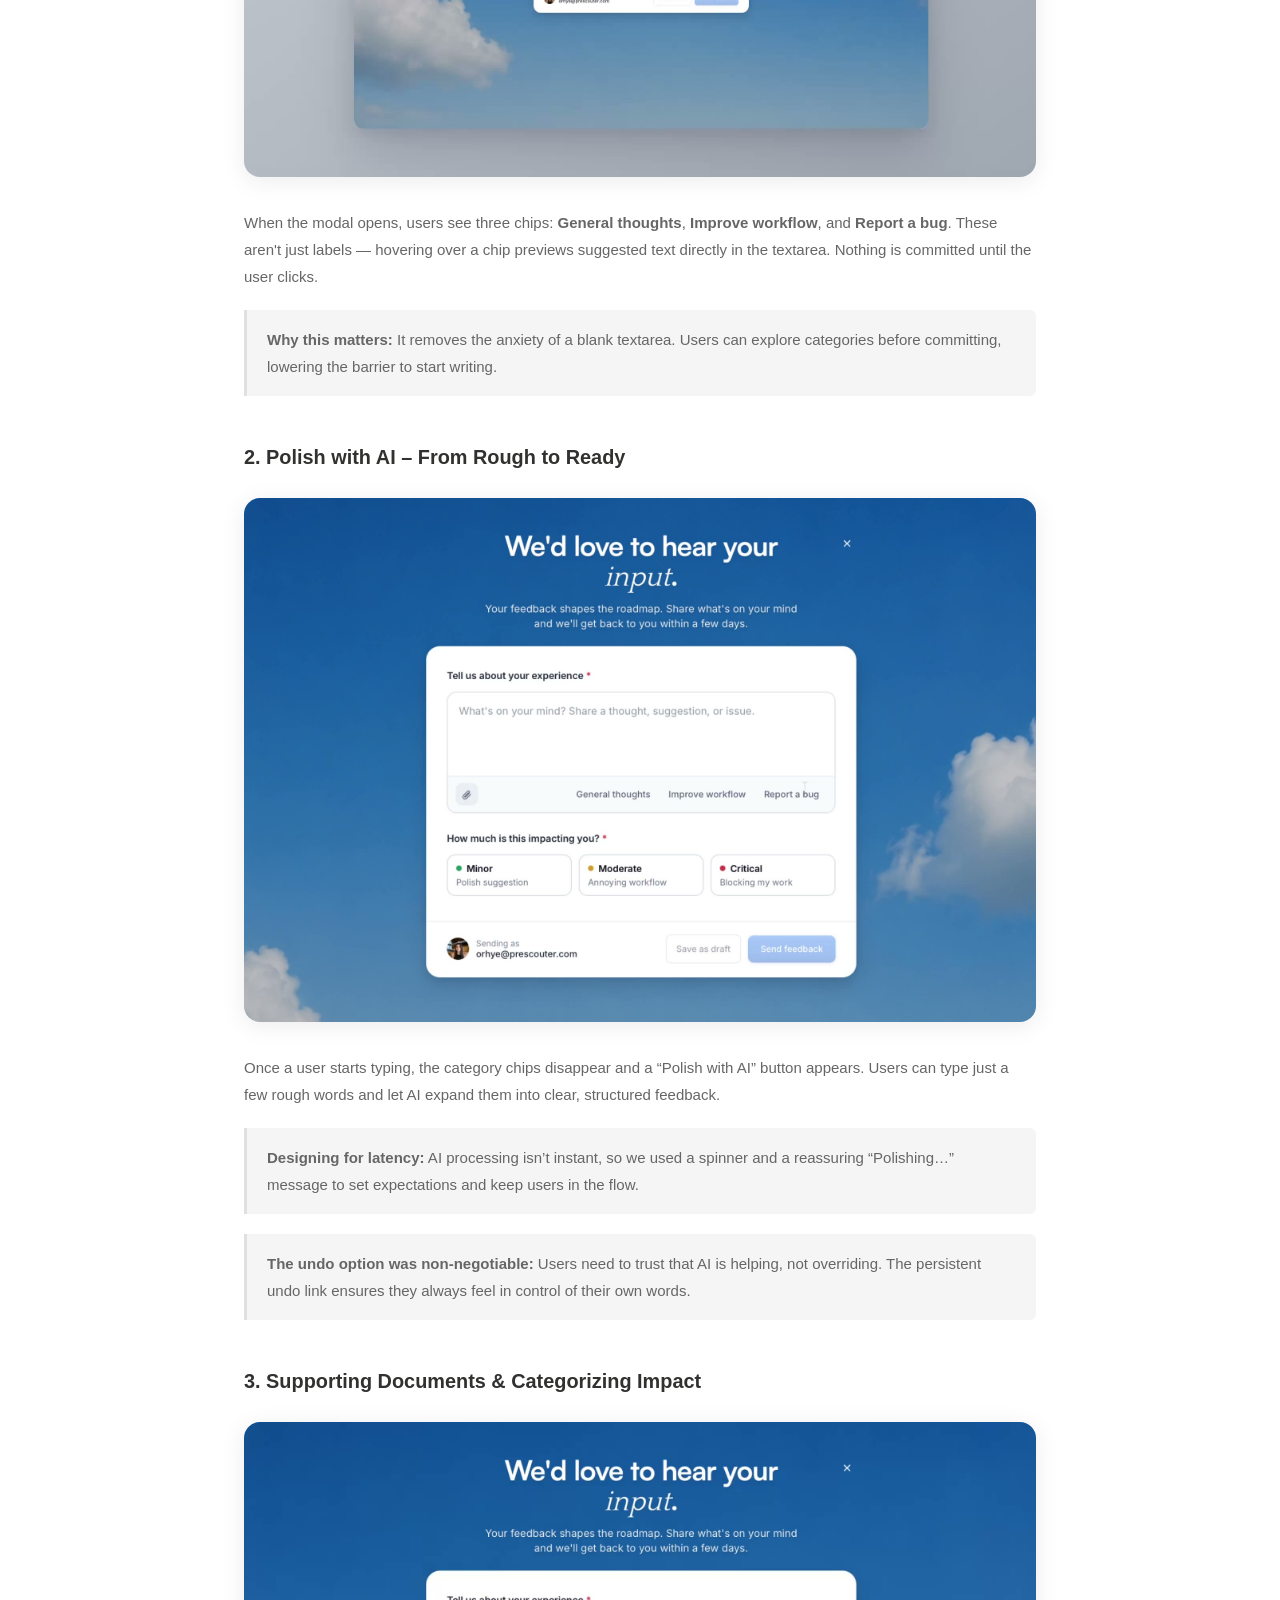
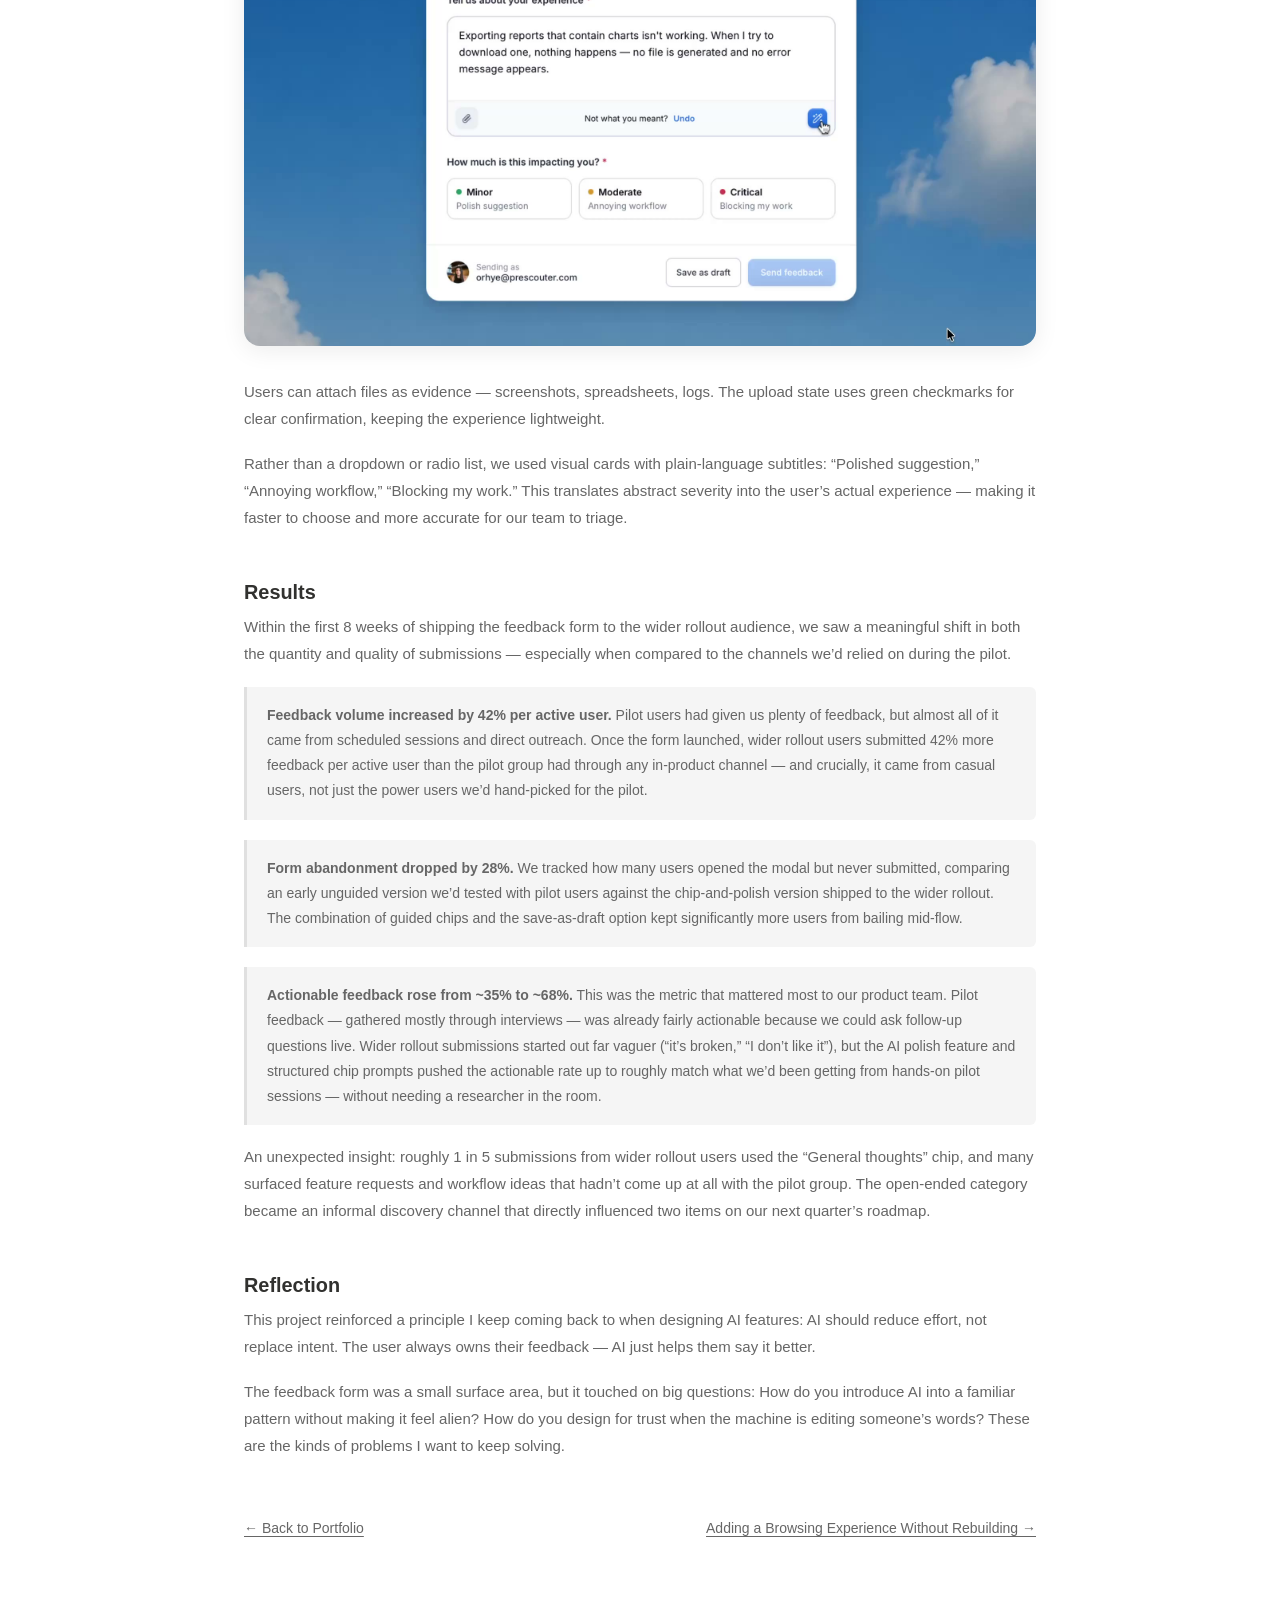
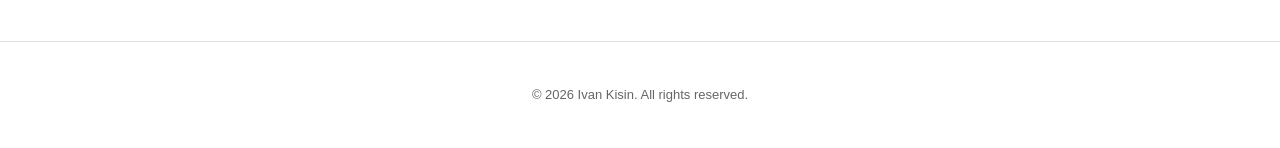
<file: project2.html>
<!DOCTYPE html>
<html lang="en">
<head>
  <meta charset="UTF-8">
  <meta name="viewport" content="width=device-width, initial-scale=1.0">
  <link rel="icon" type="image/png" href="favicon.png">
  <title>Smarter Feedback Collection — Ivan Kisin</title>
  <link rel="stylesheet" href="styles.css">
  <link rel="preconnect" href="https://fonts.googleapis.com">
  <link rel="preconnect" href="https://fonts.gstatic.com" crossorigin>
  <link href="https://fonts.googleapis.com/css2?family=DM+Sans:ital,wght@0,400;0,500;0,700;1,400&family=Inter:wght@400;500;600;700&family=Julius+Sans+One&family=Quattrocento:wght@400;700&display=swap" rel="stylesheet">
  <link href="https://api.fontshare.com/v2/css?f[]=satoshi@400,450,500,700&display=swap" rel="stylesheet">
  <style>
    /* ---- Case study overrides ---- */
    .case-study,
    .case-study p,
    .case-study h2,
    .case-study h3,
    .case-study li,
    .case-study em,
    .case-study strong,
    .case-study-back,
    .case-study-next,
    .case-study-callout,
    .page-header p {
      font-family: 'Satoshi', -apple-system, BlinkMacSystemFont, 'Segoe UI', sans-serif;
    }

    .case-study h2:first-of-type { margin-top: 0; }

    /* Align page-header column with the case-study column below so the h1
       and its supporting paragraph share the same wrap width. */
    .page-header { max-width: 920px; }
    .page-header p { max-width: none; }

    .case-study-section { margin-bottom: 48px; }

    .case-study-design-decisions {
      list-style: none;
      padding: 0;
      margin: 0 0 18px;
    }
    .case-study-design-decisions li {
      font-size: 15px;
      color: var(--color-gray-mid);
      line-height: 1.8;
      padding-left: 20px;
      position: relative;
    }
    .case-study-design-decisions li::before {
      content: '';
      position: absolute;
      left: 0;
      top: 11px;
      width: 6px;
      height: 6px;
      border-radius: 50%;
      background: var(--color-gray-mid);
    }

    .case-study-callout {
      font-size: 14px;
      color: var(--color-gray-mid);
      line-height: 1.8;
      padding: 16px 20px;
      background: var(--color-gray-light);
      border-left: 3px solid var(--color-gray-border);
      border-radius: 0 6px 6px 0;
      margin: 20px 0 18px;
    }

    /* ---- Wider case-study column so text matches embed width ---- */
    .case-study { max-width: 920px; }

    /* ---- Inline animation embed ---- */
    .anim-embed {
      background: linear-gradient(145deg, #f0f1f8 0%, #eef4fb 30%, #f7f0f5 60%, #f4f2fa 100%);
      border-radius: 16px;
      padding: 48px 0;
      display: flex;
      align-items: center;
      justify-content: center;
      margin: 28px 0 32px;
      overflow: hidden;
      width: 100%;
    }

    .video-embed {
      position: relative;
      margin: 28px 0 32px;
      border-radius: 16px;
      overflow: hidden;
      box-shadow: 0 4px 24px rgba(0, 0, 0, 0.08);
      background: #fff;
    }
    .video-embed__poster {
      display: block;
      width: 100%;
      height: auto;
    }
    .video-embed video {
      position: absolute;
      inset: 0;
      width: 100%;
      height: 100%;
      display: block;
      object-fit: cover;
      visibility: hidden;
    }
    .video-embed.is-playing video { visibility: visible; }
    .video-embed.is-playing .video-embed__poster { visibility: hidden; }

    /* ---- Feedback form styles (scoped inside .anim-embed) — Animation 1 ---- */
    .anim-embed .scene {
      position: relative;
      width: 520px;
      font-family: 'Inter', -apple-system, BlinkMacSystemFont, sans-serif;
    }

    .anim-embed .fb {
      background: #fff;
      border-radius: 24px;
      padding: 16px 16px 14px;
      display: flex;
      flex-direction: column;
      gap: 20px;
      box-shadow: 0 20px 50px rgba(0,0,0,0.08), 0 4px 12px rgba(0,0,0,0.04);
    }

    .anim-embed .fb__header {
      display: flex;
      align-items: center;
      justify-content: space-between;
    }

    .anim-embed .fb__title {
      font-family: 'Inter', sans-serif;
      font-size: 16px;
      font-weight: 500;
      color: #0d0d0d;
      line-height: 1;
      margin: 0;
    }

    .anim-embed .fb__close {
      display: flex;
      align-items: center;
      justify-content: center;
      width: 20px;
      height: 20px;
      border: none;
      background: none;
      cursor: default;
      flex-shrink: 0;
    }

    .anim-embed .fb__body {
      display: flex;
      flex-direction: column;
      gap: 16px;
    }

    .anim-embed .fb__field {
      display: flex;
      flex-direction: column;
      gap: 12px;
    }

    .anim-embed .fb__label {
      font-family: 'Inter', sans-serif;
      font-size: 14px;
      font-weight: 400;
      color: #0d0d0d;
      text-align: center;
      line-height: 21px;
    }

    .anim-embed .fb__required { color: #b3261e; }

    .anim-embed .fb__textarea-wrap {
      border: 1px solid #d9d9d9;
      border-radius: 12px;
      overflow: visible;
      transition: border-color 0.3s ease;
    }

    .anim-embed .fb__textarea-wrap--focused {
      border-color: #76a4ee;
    }

    .anim-embed .fb__textarea {
      background: #fcfcfc;
      padding: 12px 14px;
      min-height: 120px;
      border-radius: 12px 12px 0 0;
    }

    .anim-embed .fb__text {
      font-family: 'Inter', sans-serif;
      font-size: 14px;
      font-weight: 400;
      line-height: 24px;
      min-height: 24px;
    }

    .anim-embed .fb__text--placeholder { color: #9ca3af; }
    .anim-embed .fb__text--typed { color: #0d0d0d; }

    .anim-embed .fb__text--typing::after {
      content: '';
      display: inline-block;
      width: 2px;
      height: 16px;
      background: #0d0d0d;
      margin-left: 1px;
      vertical-align: text-bottom;
      animation: blink-caret 0.7s step-end infinite;
    }

    @keyframes blink-caret {
      0%, 100% { opacity: 1; }
      50% { opacity: 0; }
    }

    .anim-embed .fb__gradient {
      height: 2px;
      line-height: 0;
      overflow: hidden;
    }

    .anim-embed .fb__gradient img {
      width: 100%;
      height: 2px;
      display: block;
    }

    .anim-embed .fb__toolbar {
      display: flex;
      align-items: center;
      justify-content: space-between;
      gap: 10px;
      padding: 8px;
      position: relative;
      border-radius: 0 0 12px 12px;
    }

    .anim-embed .fb__attach {
      width: 24px;
      height: 24px;
      border-radius: 50%;
      border: 1px solid #d9d9d9;
      background: #fff;
      display: flex;
      align-items: center;
      justify-content: center;
      flex-shrink: 0;
    }

    .anim-embed .fb__pills {
      display: flex;
      gap: 8px;
      transition: opacity 0.3s ease, transform 0.3s ease;
    }

    .anim-embed .fb__pills--hidden {
      opacity: 0;
      transform: translateY(4px);
      pointer-events: none;
      position: absolute;
      right: 8px;
    }

    .anim-embed .fb__pill {
      font-family: 'Inter', sans-serif;
      font-size: 11px;
      font-weight: 400;
      color: #000;
      background: rgba(84, 139, 223, 0.12);
      padding: 4px 10px;
      border-radius: 17px;
      line-height: 16px;
      white-space: nowrap;
      transition: background 0.2s ease, box-shadow 0.2s ease, transform 0.15s ease;
    }

    .anim-embed .fb__pill--hovered {
      background: rgba(84, 139, 223, 0.25);
      box-shadow: 0 1px 3px rgba(84, 139, 223, 0.2);
    }

    .anim-embed .fb__pill--clicked {
      background: rgba(84, 139, 223, 0.35);
      transform: scale(0.96);
    }

    .anim-embed .fb__severity-cards {
      display: flex;
      gap: 14px;
    }

    .anim-embed .fb__severity-card {
      flex: 1;
      background: #fff;
      border: 1px solid rgba(166,162,180,0.4);
      border-radius: 12px;
      padding: 24px 10px;
      display: flex;
      flex-direction: column;
      align-items: center;
      gap: 6px;
      box-shadow: 0 3px 8px rgba(78,44,110,0.07);
      min-height: 118px;
      justify-content: center;
    }

    .anim-embed .fb__severity-name {
      font-family: 'Inter', sans-serif;
      font-size: 12px;
      font-weight: 500;
      color: #222422;
    }

    .anim-embed .fb__severity-desc {
      font-family: 'Inter', sans-serif;
      font-size: 12px;
      font-weight: 400;
      color: #6c677f;
      white-space: nowrap;
    }

    .anim-embed .fb__footer {
      display: flex;
      align-items: center;
      justify-content: space-between;
    }

    .anim-embed .fb__sender {
      display: flex;
      align-items: center;
      gap: 6px;
    }

    .anim-embed .fb__avatar {
      width: 32px;
      height: 32px;
      border-radius: 50%;
      overflow: hidden;
      background: #f6f7f8;
      flex-shrink: 0;
      border: 1.5px solid #d9d9d9;
    }

    .anim-embed .fb__avatar img {
      width: 100%;
      height: 100%;
      object-fit: cover;
      display: block;
    }

    .anim-embed .fb__sender-info {
      display: flex;
      flex-direction: column;
      gap: 4px;
    }

    .anim-embed .fb__sender-label {
      font-family: 'Inter', sans-serif;
      font-size: 11px;
      font-weight: 400;
      color: #6b6b6b;
      line-height: 11px;
    }

    .anim-embed .fb__sender-email {
      font-family: 'Inter', sans-serif;
      font-size: 11px;
      font-weight: 500;
      color: #0d0d0d;
      line-height: 11px;
    }

    .anim-embed .fb__actions {
      display: flex;
      gap: 12px;
      align-items: center;
    }

    .anim-embed .fb__btn {
      font-family: 'Inter', sans-serif;
      font-size: 14px;
      height: 40px;
      border-radius: 9999px;
      cursor: default;
      display: flex;
      align-items: center;
      justify-content: center;
      line-height: 21px;
      padding-bottom: 1px;
      transition: opacity 0.3s ease, background 0.3s ease;
    }

    .anim-embed .fb__btn--cancel {
      font-weight: 400;
      color: #4257ff;
      background: transparent;
      border: 1px solid #d9d9d9;
      padding: 0 24px;
      min-width: 103px;
    }

    .anim-embed .fb__btn--submit {
      font-weight: 400;
      color: #fff;
      background: #4257ff;
      border: none;
      padding: 0 24px;
      min-width: 144px;
    }

    .anim-embed .fb__btn--disabled {
      opacity: 0.4;
      pointer-events: none;
    }

    .anim-embed .anim-cursor {
      position: absolute;
      width: 29px;
      height: 31px;
      pointer-events: none;
      z-index: 100;
      opacity: 0;
      transition: opacity 0.3s ease;
      transform: scale(1.1);
      transform-origin: top left;
    }

    .anim-embed .anim-cursor--visible {
      opacity: 1;
    }

    /* Animation 2 container needs visible overflow for tooltip */
    #animEmbed2 {
      overflow: visible;
    }

    /* Animation 3 container needs visible overflow for tooltip */
    #animEmbed3 {
      overflow: visible;
    }

    /* ---- Animation 2: Polish with AI — scoped styles ---- */
    .anim-embed .fb2 {
      background: #fff;
      border-radius: 24px;
      padding: 16px 16px 14px;
      display: flex;
      flex-direction: column;
      gap: 20px;
      box-shadow: 0 20px 50px rgba(0,0,0,0.08), 0 4px 12px rgba(0,0,0,0.04);
    }

    .anim-embed .fb2__header {
      display: flex;
      align-items: center;
      justify-content: space-between;
    }

    .anim-embed .fb2__title {
      font-family: 'Inter', sans-serif;
      font-size: 16px;
      font-weight: 500;
      color: #0d0d0d;
      line-height: 1;
      padding-left: 2px;
      margin: 0;
    }

    .anim-embed .fb2__close {
      display: flex;
      align-items: center;
      justify-content: center;
      width: 20px;
      height: 20px;
      border: none;
      background: none;
      cursor: default;
      flex-shrink: 0;
    }

    .anim-embed .fb2__body {
      display: flex;
      flex-direction: column;
      gap: 16px;
    }

    .anim-embed .fb2__field {
      display: flex;
      flex-direction: column;
      gap: 12px;
    }

    .anim-embed .fb2__label {
      font-family: 'Inter', sans-serif;
      font-size: 14px;
      font-weight: 400;
      color: #0d0d0d;
      text-align: center;
      line-height: 21px;
    }

    .anim-embed .fb2__required { color: #b3261e; }

    .anim-embed .fb2__textarea-wrap {
      border: 1px solid #d9d9d9;
      border-radius: 12px;
      overflow: visible;
      transition: border-color 0.3s ease;
    }

    .anim-embed .fb2__textarea-wrap--focused {
      border-color: #76a4ee;
    }

    .anim-embed .fb2__textarea {
      background: #fcfcfc;
      padding: 12px 14px;
      height: 120px;
      position: relative;
      border-radius: 12px 12px 0 0;
      overflow: hidden;
      overflow-y: hidden;
      pointer-events: none;
      scrollbar-width: none;
    }

    .anim-embed .fb2__textarea::-webkit-scrollbar {
      display: none;
    }

    .anim-embed .fb2__text {
      font-family: 'Inter', sans-serif;
      font-size: 14px;
      font-weight: 400;
      line-height: 24px;
      min-height: 24px;
      position: relative;
      white-space: pre-wrap;
    }

    .anim-embed .fb2__text--placeholder { color: #9ca3af; }
    .anim-embed .fb2__text--typed { color: #0d0d0d; }

    .anim-embed .fb2__text--typing::after {
      content: '';
      display: inline-block;
      width: 2px;
      height: 16px;
      background: #0d0d0d;
      margin-left: 1px;
      vertical-align: text-bottom;
      animation: blink-caret 0.7s step-end infinite;
    }

    .anim-embed .fb2__gradient {
      height: 2px;
      line-height: 0;
      overflow: hidden;
    }

    .anim-embed .fb2__gradient img {
      width: 100%;
      height: 2px;
      display: block;
    }

    .anim-embed .fb2__toolbar {
      display: flex;
      align-items: center;
      justify-content: space-between;
      gap: 10px;
      padding: 8px;
      position: relative;
      border-radius: 0 0 12px 12px;
      overflow: visible;
    }

    .anim-embed .fb2__toolbar-left {
      display: flex;
      align-items: center;
      gap: 8px;
    }

    .anim-embed .fb2__attach {
      width: 24px;
      height: 24px;
      border-radius: 50%;
      border: 1px solid #d9d9d9;
      background: #fff;
      display: flex;
      align-items: center;
      justify-content: center;
      flex-shrink: 0;
    }

    /* Polish status (centered in toolbar) */
    .anim-embed .fb2__polish-status {
      display: none;
      align-items: center;
      gap: 6px;
      position: absolute;
      left: 50%;
      top: 50%;
      transform: translate(-50%, -50%);
    }

    .anim-embed .fb2__polish-status--visible {
      display: flex;
    }

    .anim-embed .fb2__polish-status-text {
      font-family: 'Inter', sans-serif;
      font-size: 12px;
      font-weight: 400;
      color: #6b6b6b;
      line-height: 16px;
    }

    /* Undo bar (centered in toolbar) */
    .anim-embed .fb2__undo-bar {
      display: none;
      align-items: center;
      gap: 4px;
      position: absolute;
      left: 50%;
      top: 50%;
      transform: translate(-50%, -50%);
    }

    .anim-embed .fb2__undo-bar--visible {
      display: flex;
    }

    .anim-embed .fb2__undo-label {
      font-family: 'Inter', sans-serif;
      font-size: 12px;
      font-weight: 400;
      color: #0d0d0d;
      line-height: 16px;
    }

    .anim-embed .fb2__undo-btn {
      font-family: 'Inter', sans-serif;
      font-size: 12px;
      font-weight: 500;
      color: #4257ff;
      line-height: 16px;
      cursor: pointer;
      background: none;
      border: none;
      padding: 0;
    }

    /* Pills / Chips for animation 2 */
    .anim-embed .fb2__pills {
      display: flex;
      gap: 8px;
      transition: opacity 0.3s ease, transform 0.3s ease;
      flex-shrink: 1;
      min-width: 0;
      overflow: hidden;
      margin-left: auto;
    }

    .anim-embed .fb2__pills--hidden {
      opacity: 0;
      transform: translateY(4px);
      pointer-events: none;
      position: absolute;
    }

    .anim-embed .fb2__pill {
      font-family: 'Inter', sans-serif;
      font-size: 11px;
      font-weight: 400;
      color: #000;
      background: rgba(84, 139, 223, 0.12);
      padding: 4px 10px;
      border-radius: 17px;
      line-height: 16px;
      white-space: nowrap;
      transition: background 0.2s ease, box-shadow 0.2s ease, transform 0.15s ease;
    }

    /* AI Polish button */
    .anim-embed .fb2__ai-polish {
      position: relative;
      display: none;
      align-items: center;
      z-index: 2;
    }

    .anim-embed .fb2__ai-polish--visible {
      display: flex;
    }

    .anim-embed .fb2__ai-polish-btn {
      width: 24px;
      height: 24px;
      border-radius: 50%;
      background: #eff2f9;
      border: 1px solid #e4e4e4;
      display: flex;
      align-items: center;
      justify-content: center;
      box-shadow: 0 2px 4px rgba(127, 121, 121, 0.25);
      transition: background 0.2s ease, box-shadow 0.2s ease;
      position: relative;
    }

    .anim-embed .fb2__ai-polish-btn--hovered {
      background: #e4e9f5;
      box-shadow: 0 3px 8px rgba(66, 87, 255, 0.25);
    }

    .anim-embed .fb2__ai-polish-btn img {
      display: block;
    }

    /* Spinner replacing AI icon */
    .anim-embed .fb2__ai-spinner {
      width: 14px;
      height: 14px;
      border: 2px solid rgba(66, 87, 255, 0.2);
      border-top-color: #4257ff;
      border-radius: 50%;
      animation: spin 0.8s linear infinite;
      display: none;
    }

    .anim-embed .fb2__ai-spinner--active {
      display: block;
    }

    @keyframes spin {
      to { transform: rotate(360deg); }
    }

    /* Tooltip */
    .anim-embed .fb2__ai-tooltip {
      position: absolute;
      bottom: calc(100% + 10px);
      left: 50%;
      transform: translateX(-50%);
      background: #1a1a1a;
      color: #fff;
      font-family: 'Inter', sans-serif;
      font-size: 11px;
      font-weight: 500;
      padding: 7px 12px;
      border-radius: 6px;
      white-space: nowrap;
      pointer-events: none;
      line-height: 1;
      opacity: 0;
      transition: opacity 0.2s ease;
    }

    .anim-embed .fb2__ai-tooltip--visible {
      opacity: 1;
    }

    .anim-embed .fb2__ai-tooltip::after {
      content: '';
      position: absolute;
      bottom: -4px;
      left: 50%;
      width: 8px;
      height: 8px;
      background: #1a1a1a;
      border-radius: 1px;
      transform: translateX(-50%) rotate(45deg);
    }

    /* Severity cards for animation 2 */
    .anim-embed .fb2__severity-cards {
      display: flex;
      gap: 14px;
    }

    .anim-embed .fb2__severity-card {
      flex: 1;
      background: #fff;
      border: 1px solid rgba(166,162,180,0.4);
      border-radius: 12px;
      padding: 24px 10px;
      display: flex;
      flex-direction: column;
      align-items: center;
      gap: 6px;
      box-shadow: 0 3px 8px rgba(78,44,110,0.07);
      min-height: 118px;
      justify-content: center;
    }

    .anim-embed .fb2__severity-name {
      font-family: 'Inter', sans-serif;
      font-size: 12px;
      font-weight: 500;
      color: #222422;
    }

    .anim-embed .fb2__severity-desc {
      font-family: 'Inter', sans-serif;
      font-size: 12px;
      font-weight: 400;
      color: #6c677f;
      white-space: nowrap;
    }

    /* Footer for animation 2 */
    .anim-embed .fb2__footer {
      display: flex;
      align-items: center;
      justify-content: space-between;
    }

    .anim-embed .fb2__sender {
      display: flex;
      align-items: center;
      gap: 6px;
    }

    .anim-embed .fb2__avatar {
      width: 32px;
      height: 32px;
      border-radius: 50%;
      overflow: hidden;
      background: #f6f7f8;
      flex-shrink: 0;
      border: 1.5px solid #d9d9d9;
    }

    .anim-embed .fb2__avatar img {
      width: 100%;
      height: 100%;
      object-fit: cover;
      display: block;
    }

    .anim-embed .fb2__sender-info {
      display: flex;
      flex-direction: column;
      gap: 4px;
    }

    .anim-embed .fb2__sender-label {
      font-family: 'Inter', sans-serif;
      font-size: 11px;
      font-weight: 400;
      color: #6b6b6b;
      line-height: 11px;
    }

    .anim-embed .fb2__sender-email {
      font-family: 'Inter', sans-serif;
      font-size: 11px;
      font-weight: 500;
      color: #0d0d0d;
      line-height: 11px;
    }

    .anim-embed .fb2__actions {
      display: flex;
      gap: 12px;
      align-items: center;
    }

    .anim-embed .fb2__btn {
      font-family: 'Inter', sans-serif;
      font-size: 14px;
      height: 40px;
      border-radius: 9999px;
      cursor: default;
      display: flex;
      align-items: center;
      justify-content: center;
      line-height: 21px;
      padding-bottom: 1px;
      transition: opacity 0.3s ease, background 0.3s ease, color 0.3s ease, border-color 0.3s ease;
    }

    .anim-embed .fb2__btn--cancel {
      font-weight: 400;
      color: #4257ff;
      background: transparent;
      border: 1px solid #d9d9d9;
      padding: 0 24px;
      min-width: 103px;
    }

    .anim-embed .fb2__btn--submit {
      font-weight: 400;
      color: #fff;
      background: #4257ff;
      border: none;
      padding: 0 24px;
      min-width: 144px;
    }

    .anim-embed .fb2__btn--disabled {
      opacity: 0.4;
      pointer-events: none;
    }

    /* Wave-uncover AI text rendering */
    .anim-embed .ai-word {
      display: inline;
      color: #0d0d0d;
      opacity: 0;
    }

    /* ---- Animation 3: Supporting Documents & Categorizing Impact — scoped styles ---- */
    .anim-embed .fb3 {
      background: #fff;
      border-radius: 24px;
      padding: 16px 16px 14px;
      display: flex;
      flex-direction: column;
      gap: 20px;
      box-shadow: 0 20px 50px rgba(0,0,0,0.08), 0 4px 12px rgba(0,0,0,0.04);
    }

    .anim-embed .fb3__header {
      display: flex;
      align-items: center;
      justify-content: space-between;
    }

    .anim-embed .fb3__title {
      font-family: 'Inter', sans-serif;
      font-size: 16px;
      font-weight: 500;
      color: #0d0d0d;
      line-height: 1;
      padding-left: 2px;
      margin: 0;
    }

    .anim-embed .fb3__close {
      display: flex;
      align-items: center;
      justify-content: center;
      width: 20px;
      height: 20px;
      border: none;
      background: none;
      cursor: default;
      flex-shrink: 0;
    }

    .anim-embed .fb3__body {
      display: flex;
      flex-direction: column;
      gap: 16px;
    }

    .anim-embed .fb3__field {
      display: flex;
      flex-direction: column;
      gap: 12px;
    }

    .anim-embed .fb3__label {
      font-family: 'Inter', sans-serif;
      font-size: 14px;
      font-weight: 400;
      color: #0d0d0d;
      text-align: center;
      line-height: 21px;
    }

    .anim-embed .fb3__required { color: #b3261e; }

    .anim-embed .fb3__textarea-wrap {
      border: 1px solid #d9d9d9;
      border-radius: 12px;
      overflow: visible;
      transition: border-color 0.3s ease;
    }

    .anim-embed .fb3__textarea-wrap--focused {
      border-color: #76a4ee;
    }

    .anim-embed .fb3__textarea {
      background: #fcfcfc;
      padding: 12px 14px;
      height: 120px;
      position: relative;
      border-radius: 12px 12px 0 0;
      overflow: hidden;
      overflow-y: hidden;
      pointer-events: none;
      scrollbar-width: none;
    }

    .anim-embed .fb3__textarea::-webkit-scrollbar {
      display: none;
    }

    .anim-embed .fb3__text {
      font-family: 'Inter', sans-serif;
      font-size: 14px;
      font-weight: 400;
      line-height: 24px;
      min-height: 24px;
      position: relative;
      white-space: pre-wrap;
    }

    .anim-embed .fb3__text--placeholder { color: #9ca3af; }
    .anim-embed .fb3__text--typed { color: #0d0d0d; }

    .anim-embed .fb3__text--typing::after {
      content: '';
      display: inline-block;
      width: 2px;
      height: 16px;
      background: #0d0d0d;
      margin-left: 1px;
      vertical-align: text-bottom;
      animation: blink-caret 0.7s step-end infinite;
    }

    .anim-embed .fb3__gradient {
      height: 2px;
      line-height: 0;
      overflow: hidden;
    }

    .anim-embed .fb3__gradient img {
      width: 100%;
      height: 2px;
      display: block;
    }

    .anim-embed .fb3__toolbar {
      display: flex;
      align-items: center;
      justify-content: space-between;
      gap: 10px;
      padding: 8px;
      position: relative;
      border-radius: 0 0 12px 12px;
      overflow: visible;
    }

    .anim-embed .fb3__toolbar-left {
      display: flex;
      align-items: center;
      gap: 8px;
    }

    .anim-embed .fb3__attach-btn {
      width: 24px;
      height: 24px;
      border-radius: 50%;
      border: 1px solid #d9d9d9;
      background: #fff;
      display: flex;
      align-items: center;
      justify-content: center;
      flex-shrink: 0;
      position: relative;
      transition: background 0.2s ease, box-shadow 0.2s ease;
    }

    .anim-embed .fb3__attach-btn--hovered {
      background: #f0f1f8;
      box-shadow: 0 2px 6px rgba(66, 87, 255, 0.15);
    }

    /* Attach tooltip */
    .anim-embed .fb3__attach-tooltip {
      position: absolute;
      bottom: calc(100% + 10px);
      left: 50%;
      transform: translateX(-50%);
      background: #1a1a1a;
      color: #fff;
      font-family: 'Inter', sans-serif;
      font-size: 11px;
      font-weight: 500;
      padding: 7px 12px;
      border-radius: 6px;
      white-space: nowrap;
      pointer-events: none;
      line-height: 1;
      opacity: 0;
      transition: opacity 0.2s ease;
      z-index: 10;
    }

    .anim-embed .fb3__attach-tooltip--visible {
      opacity: 1;
    }

    .anim-embed .fb3__attach-tooltip::after {
      content: '';
      position: absolute;
      bottom: -4px;
      left: 50%;
      width: 8px;
      height: 8px;
      background: #1a1a1a;
      border-radius: 1px;
      transform: translateX(-50%) rotate(45deg);
    }

    /* Supporting documents */
    .anim-embed .fb3__documents {
      display: none;
      flex-direction: column;
      gap: 10px;
    }

    .anim-embed .fb3__documents--visible {
      display: flex;
    }

    .anim-embed .fb3__documents-label {
      font-family: 'Inter', sans-serif;
      font-size: 12px;
      font-weight: 400;
      color: #0d0d0d;
      line-height: 16px;
    }

    .anim-embed .fb3__file-row {
      display: flex;
      align-items: center;
      gap: 10px;
      background: transparent;
      border: 1px solid #e8e8ec;
      border-radius: 10px;
      padding: 6px 8px;
    }

    .anim-embed .fb3__file-icon {
      width: 24px;
      height: 24px;
      border-radius: 6px;
      background: #fee2e2;
      color: #dc2626;
      font-family: 'Inter', sans-serif;
      font-size: 7px;
      font-weight: 500;
      display: flex;
      align-items: center;
      justify-content: center;
      flex-shrink: 0;
      letter-spacing: 0.3px;
    }

    .anim-embed .fb3__file-name {
      font-family: 'Inter', sans-serif;
      font-size: 12px;
      font-weight: 400;
      color: #0d0d0d;
      line-height: 16px;
      flex: 1;
      min-width: 0;
    }

    .anim-embed .fb3__file-spinner {
      width: 20px;
      height: 20px;
      border: 1.5px solid #e8e8ec;
      border-top-color: #4257ff;
      border-right-color: transparent;
      border-radius: 50%;
      animation: spin 0.8s linear infinite;
      flex-shrink: 0;
    }

    .anim-embed .fb3__file-check {
      width: 20px;
      height: 20px;
      flex-shrink: 0;
      display: none;
    }

    .anim-embed .fb3__file-check--visible {
      display: block;
    }

    .anim-embed .fb3__file-spinner--hidden {
      display: none;
    }

    /* Undo bar (centered in toolbar) */
    .anim-embed .fb3__undo-bar {
      display: none;
      align-items: center;
      gap: 4px;
      position: absolute;
      left: 50%;
      top: 50%;
      transform: translate(-50%, -50%);
    }

    .anim-embed .fb3__undo-bar--visible {
      display: flex;
    }

    .anim-embed .fb3__undo-label {
      font-family: 'Inter', sans-serif;
      font-size: 12px;
      font-weight: 400;
      color: #0d0d0d;
      line-height: 16px;
    }

    .anim-embed .fb3__undo-btn {
      font-family: 'Inter', sans-serif;
      font-size: 12px;
      font-weight: 500;
      color: #4257ff;
      line-height: 16px;
      cursor: pointer;
      background: none;
      border: none;
      padding: 0;
    }

    /* Pills / Chips for animation 3 */
    .anim-embed .fb3__pills {
      display: flex;
      gap: 8px;
      transition: opacity 0.3s ease, transform 0.3s ease;
      flex-shrink: 1;
      min-width: 0;
      overflow: hidden;
      margin-left: auto;
    }

    .anim-embed .fb3__pills--hidden {
      opacity: 0;
      transform: translateY(4px);
      pointer-events: none;
      position: absolute;
    }

    .anim-embed .fb3__pill {
      font-family: 'Inter', sans-serif;
      font-size: 11px;
      font-weight: 400;
      color: #000;
      background: rgba(84, 139, 223, 0.12);
      padding: 4px 10px;
      border-radius: 17px;
      line-height: 16px;
      white-space: nowrap;
      transition: background 0.2s ease, box-shadow 0.2s ease, transform 0.15s ease;
    }

    /* AI Polish button for animation 3 */
    .anim-embed .fb3__ai-polish {
      position: relative;
      display: none;
      align-items: center;
      z-index: 2;
    }

    .anim-embed .fb3__ai-polish--visible {
      display: flex;
    }

    .anim-embed .fb3__ai-polish-btn {
      width: 24px;
      height: 24px;
      border-radius: 50%;
      background: #eff2f9;
      border: 1px solid #e4e4e4;
      display: flex;
      align-items: center;
      justify-content: center;
      box-shadow: 0 2px 4px rgba(127, 121, 121, 0.25);
      transition: background 0.2s ease, box-shadow 0.2s ease;
      position: relative;
    }

    .anim-embed .fb3__ai-polish-btn img {
      display: block;
    }

    /* Severity cards for animation 3 */
    .anim-embed .fb3__severity-cards {
      display: flex;
      gap: 14px;
    }

    .anim-embed .fb3__severity-card {
      flex: 1;
      background: #fff;
      border: 1px solid rgba(166,162,180,0.4);
      border-radius: 12px;
      padding: 24px 10px;
      display: flex;
      flex-direction: column;
      align-items: center;
      gap: 6px;
      box-shadow: 0 3px 8px rgba(78,44,110,0.07);
      min-height: 118px;
      justify-content: center;
      transition: border-color 0.3s ease, box-shadow 0.3s ease;
    }

    .anim-embed .fb3__severity-card--hovered {
      border-color: rgba(66, 87, 255, 0.4);
      box-shadow: 0 3px 10px rgba(66, 87, 255, 0.1);
    }

    .anim-embed .fb3__severity-card--selected {
      border: 2px solid #4257ff;
      padding: 23px 9px;
      background: rgba(66, 87, 255, 0.04);
      box-shadow: 0 3px 12px rgba(66, 87, 255, 0.15);
    }

    .anim-embed .fb3__severity-name {
      font-family: 'Inter', sans-serif;
      font-size: 12px;
      font-weight: 500;
      color: #222422;
    }

    .anim-embed .fb3__severity-desc {
      font-family: 'Inter', sans-serif;
      font-size: 12px;
      font-weight: 400;
      color: #6c677f;
      white-space: nowrap;
    }

    /* Footer for animation 3 */
    .anim-embed .fb3__footer {
      display: flex;
      align-items: center;
      justify-content: space-between;
    }

    .anim-embed .fb3__sender {
      display: flex;
      align-items: center;
      gap: 6px;
    }

    .anim-embed .fb3__avatar {
      width: 32px;
      height: 32px;
      border-radius: 50%;
      overflow: hidden;
      background: #f6f7f8;
      flex-shrink: 0;
      border: 1.5px solid #d9d9d9;
    }

    .anim-embed .fb3__avatar img {
      width: 100%;
      height: 100%;
      object-fit: cover;
      display: block;
    }

    .anim-embed .fb3__sender-info {
      display: flex;
      flex-direction: column;
      gap: 4px;
    }

    .anim-embed .fb3__sender-label {
      font-family: 'Inter', sans-serif;
      font-size: 11px;
      font-weight: 400;
      color: #6b6b6b;
      line-height: 11px;
    }

    .anim-embed .fb3__sender-email {
      font-family: 'Inter', sans-serif;
      font-size: 11px;
      font-weight: 500;
      color: #0d0d0d;
      line-height: 11px;
    }

    .anim-embed .fb3__actions {
      display: flex;
      gap: 12px;
      align-items: center;
    }

    .anim-embed .fb3__btn {
      font-family: 'Inter', sans-serif;
      font-size: 14px;
      height: 40px;
      border-radius: 9999px;
      cursor: default;
      display: flex;
      align-items: center;
      justify-content: center;
      line-height: 21px;
      padding-bottom: 1px;
      transition: opacity 0.3s ease, background 0.3s ease, color 0.3s ease, border-color 0.3s ease;
    }

    .anim-embed .fb3__btn--cancel {
      font-weight: 400;
      color: #4257ff;
      background: transparent;
      border: 1px solid #d9d9d9;
      padding: 0 24px;
      min-width: 103px;
    }

    .anim-embed .fb3__btn--submit {
      font-weight: 400;
      color: #fff;
      background: #4257ff;
      border: none;
      padding: 0 24px;
      min-width: 144px;
    }

    .anim-embed .fb3__btn--submit--hovered {
      background: #3345d9;
    }

    .anim-embed .fb3__btn--submit--pressed {
      background: #2a38b8;
    }

    .anim-embed .fb3__btn--disabled {
      opacity: 0.4;
      pointer-events: none;
    }

    /* Snackbar confirmation for animation 3 */
    .anim-embed .fb3__snackbar {
      position: absolute;
      top: 50%;
      left: 50%;
      transform: translate(-50%, -50%) translateY(8px);
      background: #1a1a1a;
      border-radius: 12px;
      padding: 12px 16px;
      display: flex;
      align-items: center;
      gap: 8px;
      opacity: 0;
      transition: opacity 0.4s ease, transform 0.4s ease;
      pointer-events: none;
      white-space: nowrap;
    }

    .anim-embed .fb3__snackbar--visible {
      opacity: 1;
      transform: translate(-50%, -50%);
    }

    .anim-embed .fb3__snackbar-icon {
      width: 16px;
      height: 16px;
      flex-shrink: 0;
    }

    .anim-embed .fb3__snackbar-text {
      font-family: 'Inter', sans-serif;
      font-size: 12px;
      font-weight: 400;
      color: rgba(255, 255, 255, 0.9);
      line-height: 1.3;
    }

    /* Scale the entire scene on smaller viewports to avoid layout breaks */
    @media (max-width: 768px) {
      .anim-embed {
        width: calc(100% + 48px);
        margin-left: -24px;
        padding: 32px 0;
        display: block;
        overflow: hidden;
      }
      .anim-embed .scene {
        width: 520px;
        margin-left: calc(50% - 260px);
        transform: scale(0.75);
        transform-origin: top center;
        margin-bottom: -130px;
      }
    }

    @media (max-width: 480px) {
      .anim-embed .scene {
        transform: scale(0.58);
        margin-bottom: -220px;
      }
    }
  </style>
</head>
<body>
  <nav class="nav scrolled">
    <div class="nav-inner">
      <a href="index.html?v=2" class="nav-logo nav-logo-text">Ivan Kisin</a>
      <div class="nav-links">
        <a href="index.html?v=2" class="nav-link active">Portfolio</a>
        <a href="about.html?v=2" class="nav-link">About</a>
        <a href="resume.pdf" class="nav-link" target="_blank" rel="noopener">Resume</a>
      </div>
      <button class="nav-toggle" aria-label="Toggle menu">
        <span></span>
        <span></span>
      </button>
    </div>
  </nav>

  <main>
    <section class="page-header">
      <h1>Smarter Feedback Collection</h1>
      <p>Using AI to help users articulate feedback with smart categorization and severity tagging</p>
    </section>

    <section class="case-study">

      <!-- Context -->
      <div class="case-study-section">
        <h2>Context</h2>
        <p>We initially rolled out the app to a small group of pilot users, working closely with them to validate the core experience through hands-on sessions, interviews, and direct conversations. That high-touch approach gave us rich qualitative signal, but it didn&rsquo;t scale &mdash; and as we prepared to expand to a much wider rollout audience, we knew we wouldn&rsquo;t be able to sit with every new user the way we had with the pilot group.</p>
        <p>So we set out to build an in-app feedback form that could capture the same depth of insight at scale. The goal was to make it fast, low-friction, and capable of helping wider rollout users articulate their thoughts clearly &mdash; even when they didn&rsquo;t know where to start &mdash; so that we&rsquo;d keep learning from real usage as the audience grew.</p>
      </div>

      <!-- The Problem -->
      <div class="case-study-section">
        <h2>The Problem</h2>
        <p>Users struggle to write useful feedback. They either leave vague comments ("it's confusing"), over-explain with walls of text, or abandon the form entirely. For our team, this meant low-quality signal that was hard to act on.</p>
        <p>We asked ourselves: <em>How might we reduce the effort of giving feedback while increasing its clarity?</em></p>
      </div>

      <!-- The Solution -->
      <div class="case-study-section">
        <h2>The Solution</h2>
        <p>A feedback modal enhanced with AI-powered features that guide users from a blank page to a well-structured submission &mdash; in seconds.</p>
        <p>Three key design decisions:</p>
        <ul class="case-study-design-decisions">
          <li>Smart category chips to eliminate the blank-page problem</li>
          <li>AI text polishing to turn rough thoughts into clear feedback</li>
          <li>Impact severity cards to help prioritize without complicated forms</li>
        </ul>
      </div>

      <!-- Walkthrough -->
      <div class="case-study-section">
        <h2>Walkthrough</h2>
        <h3 style="margin-bottom:8px;">1. Starting Point – Eliminating the Blank Page</h3>

        <div class="video-embed">
          <img class="video-embed__poster" src="images/feedback-step1-starting-point-poster.jpg" alt="Feedback form: chip preview and starting point" loading="lazy">
          <video muted loop playsinline preload="auto" aria-label="Feedback form: chip preview and starting point">
            <source src="images/feedback-step1-starting-point.mp4" type="video/mp4">
            <source src="images/feedback-step1-starting-point.mov" type="video/quicktime">
          </video>
        </div>

        <p>When the modal opens, users see three chips: <strong>General thoughts</strong>, <strong>Improve workflow</strong>, and <strong>Report a bug</strong>. These aren't just labels &mdash; hovering over a chip previews suggested text directly in the textarea. Nothing is committed until the user clicks.</p>
        <p class="case-study-callout"><strong>Why this matters:</strong> It removes the anxiety of a blank textarea. Users can explore categories before committing, lowering the barrier to start writing.</p>
      </div>

      <!-- Polish with AI -->
      <div class="case-study-section">
        <h3 style="margin-bottom:8px;">2. Polish with AI – From Rough to Ready</h3>

        <div class="video-embed">
          <img class="video-embed__poster" src="images/feedback-step2-polish-ai-poster.jpg" alt="Feedback form: Polish with AI" loading="lazy">
          <video muted loop playsinline preload="auto" aria-label="Feedback form: Polish with AI">
            <source src="images/feedback-step2-polish-ai.mp4" type="video/mp4">
            <source src="images/feedback-step2-polish-ai.mov" type="video/quicktime">
          </video>
        </div>

        <p>Once a user starts typing, the category chips disappear and a &ldquo;Polish with AI&rdquo; button appears. Users can type just a few rough words and let AI expand them into clear, structured feedback.</p>
        <p class="case-study-callout"><strong>Designing for latency:</strong> AI processing isn&rsquo;t instant, so we used a spinner and a reassuring &ldquo;Polishing&hellip;&rdquo; message to set expectations and keep users in the flow.</p>
        <p class="case-study-callout"><strong>The undo option was non-negotiable:</strong> Users need to trust that AI is helping, not overriding. The persistent undo link ensures they always feel in control of their own words.</p>
      </div>

      <!-- Supporting Documents & Categorizing Impact -->
      <div class="case-study-section">
        <h3 style="margin-bottom:8px;">3. Supporting Documents &amp; Categorizing Impact</h3>

        <div class="video-embed">
          <img class="video-embed__poster" src="images/feedback-step3-supporting-docs-poster.jpg" alt="Feedback form: supporting documents and severity" loading="lazy">
          <video muted loop playsinline preload="auto" aria-label="Feedback form: supporting documents and severity">
            <source src="images/feedback-step3-supporting-docs.mp4" type="video/mp4">
            <source src="images/feedback-step3-supporting-docs.mov" type="video/quicktime">
          </video>
        </div>

        <p>Users can attach files as evidence &mdash; screenshots, spreadsheets, logs. The upload state uses green checkmarks for clear confirmation, keeping the experience lightweight.</p>
        <p>Rather than a dropdown or radio list, we used visual cards with plain-language subtitles: &ldquo;Polished suggestion,&rdquo; &ldquo;Annoying workflow,&rdquo; &ldquo;Blocking my work.&rdquo; This translates abstract severity into the user&rsquo;s actual experience &mdash; making it faster to choose and more accurate for our team to triage.</p>
      </div>

      <div class="case-study-section">
        <h3 style="margin-bottom:8px;">Results</h3>

        <p>Within the first 8 weeks of shipping the feedback form to the wider rollout audience, we saw a meaningful shift in both the quantity and quality of submissions &mdash; especially when compared to the channels we&rsquo;d relied on during the pilot.</p>
        <div class="case-study-callout"><strong>Feedback volume increased by 42% per active user.</strong> Pilot users had given us plenty of feedback, but almost all of it came from scheduled sessions and direct outreach. Once the form launched, wider rollout users submitted 42% more feedback per active user than the pilot group had through any in-product channel &mdash; and crucially, it came from casual users, not just the power users we&rsquo;d hand-picked for the pilot.</div>
        <div class="case-study-callout"><strong>Form abandonment dropped by 28%.</strong> We tracked how many users opened the modal but never submitted, comparing an early unguided version we&rsquo;d tested with pilot users against the chip-and-polish version shipped to the wider rollout. The combination of guided chips and the save-as-draft option kept significantly more users from bailing mid-flow.</div>
        <div class="case-study-callout"><strong>Actionable feedback rose from ~35% to ~68%.</strong> This was the metric that mattered most to our product team. Pilot feedback &mdash; gathered mostly through interviews &mdash; was already fairly actionable because we could ask follow-up questions live. Wider rollout submissions started out far vaguer (&ldquo;it&rsquo;s broken,&rdquo; &ldquo;I don&rsquo;t like it&rdquo;), but the AI polish feature and structured chip prompts pushed the actionable rate up to roughly match what we&rsquo;d been getting from hands-on pilot sessions &mdash; without needing a researcher in the room.</div>
        <p>An unexpected insight: roughly 1 in 5 submissions from wider rollout users used the &ldquo;General thoughts&rdquo; chip, and many surfaced feature requests and workflow ideas that hadn&rsquo;t come up at all with the pilot group. The open-ended category became an informal discovery channel that directly influenced two items on our next quarter&rsquo;s roadmap.</p>
      </div>

      <div class="case-study-section">
        <h3 style="margin-bottom:8px;">Reflection</h3>

        <p>This project reinforced a principle I keep coming back to when designing AI features: AI should reduce effort, not replace intent. The user always owns their feedback &mdash; AI just helps them say it better.</p>
        <p>The feedback form was a small surface area, but it touched on big questions: How do you introduce AI into a familiar pattern without making it feel alien? How do you design for trust when the machine is editing someone&rsquo;s words? These are the kinds of problems I want to keep solving.</p>
      </div>

      <div class="case-study-nav">
        <a href="index.html?v=2" class="case-study-back">&larr; Back to Portfolio</a>
        <a href="project1.html?v=2" class="case-study-next">Adding a Browsing Experience Without Rebuilding &rarr;</a>
      </div>
    </section>
  </main>

  <footer class="footer">
    <p>&copy; 2026 Ivan Kisin. All rights reserved.</p>
  </footer>

  <script src="script.js"></script>

  <script>
    (function() {
      var wrappers = document.querySelectorAll('.video-embed');
      if (!wrappers.length) return;

      var DELAY_MS = 2000;
      var timers = new WeakMap();
      var playingHandlers = new WeakMap();

      function cancelTimer(wrapper) {
        if (timers.has(wrapper)) {
          clearTimeout(timers.get(wrapper));
          timers.delete(wrapper);
        }
      }

      function detachPlayingHandler(video) {
        var h = playingHandlers.get(video);
        if (h) {
          video.removeEventListener('playing', h);
          playingHandlers.delete(video);
        }
      }

      function resetToPoster(wrapper, video) {
        cancelTimer(wrapper);
        detachPlayingHandler(video);
        wrapper.classList.remove('is-playing');
        try { video.pause(); } catch (e) {}
        try { video.currentTime = 0; } catch (e) {}
      }

      function schedulePlay(wrapper, video) {
        if (timers.has(wrapper)) return;
        var t = setTimeout(function() {
          timers.delete(wrapper);
          try { video.currentTime = 0; } catch (e) {}
          var onPlaying = function() {
            wrapper.classList.add('is-playing');
            detachPlayingHandler(video);
          };
          playingHandlers.set(video, onPlaying);
          video.addEventListener('playing', onPlaying);
          var p = video.play();
          if (p && typeof p.catch === 'function') p.catch(function(){});
        }, DELAY_MS);
        timers.set(wrapper, t);
      }

      if (!('IntersectionObserver' in window)) {
        wrappers.forEach(function(w) {
          var v = w.querySelector('video');
          if (v) schedulePlay(w, v);
        });
        return;
      }

      var io = new IntersectionObserver(function(entries) {
        entries.forEach(function(entry) {
          var wrapper = entry.target;
          var v = wrapper.querySelector('video');
          if (!v) return;
          if (entry.isIntersecting) {
            schedulePlay(wrapper, v);
          } else {
            resetToPoster(wrapper, v);
          }
        });
      }, { threshold: 0.5 });

      wrappers.forEach(function(w) { io.observe(w); });
    })();
  </script>

  <!-- Cloudflare Web Analytics (per-device opt-out: visit ?notrack=1 to exclude this browser) -->
  <script>(function(){try{var p=new URLSearchParams(location.search);if(p.has('notrack')){p.get('notrack')==='0'?localStorage.removeItem('cf-notrack'):localStorage.setItem('cf-notrack','1');}if(localStorage.getItem('cf-notrack')==='1')return;}catch(e){}var s=document.createElement('script');s.defer=true;s.src='https://static.cloudflareinsights.com/beacon.min.js';s.setAttribute('data-cf-beacon','{"token": "cbe772e88ba64865afaca1040e19dfc7"}');document.head.appendChild(s);})();</script>
  <!-- End Cloudflare Web Analytics -->
</body>
</html>
</file>
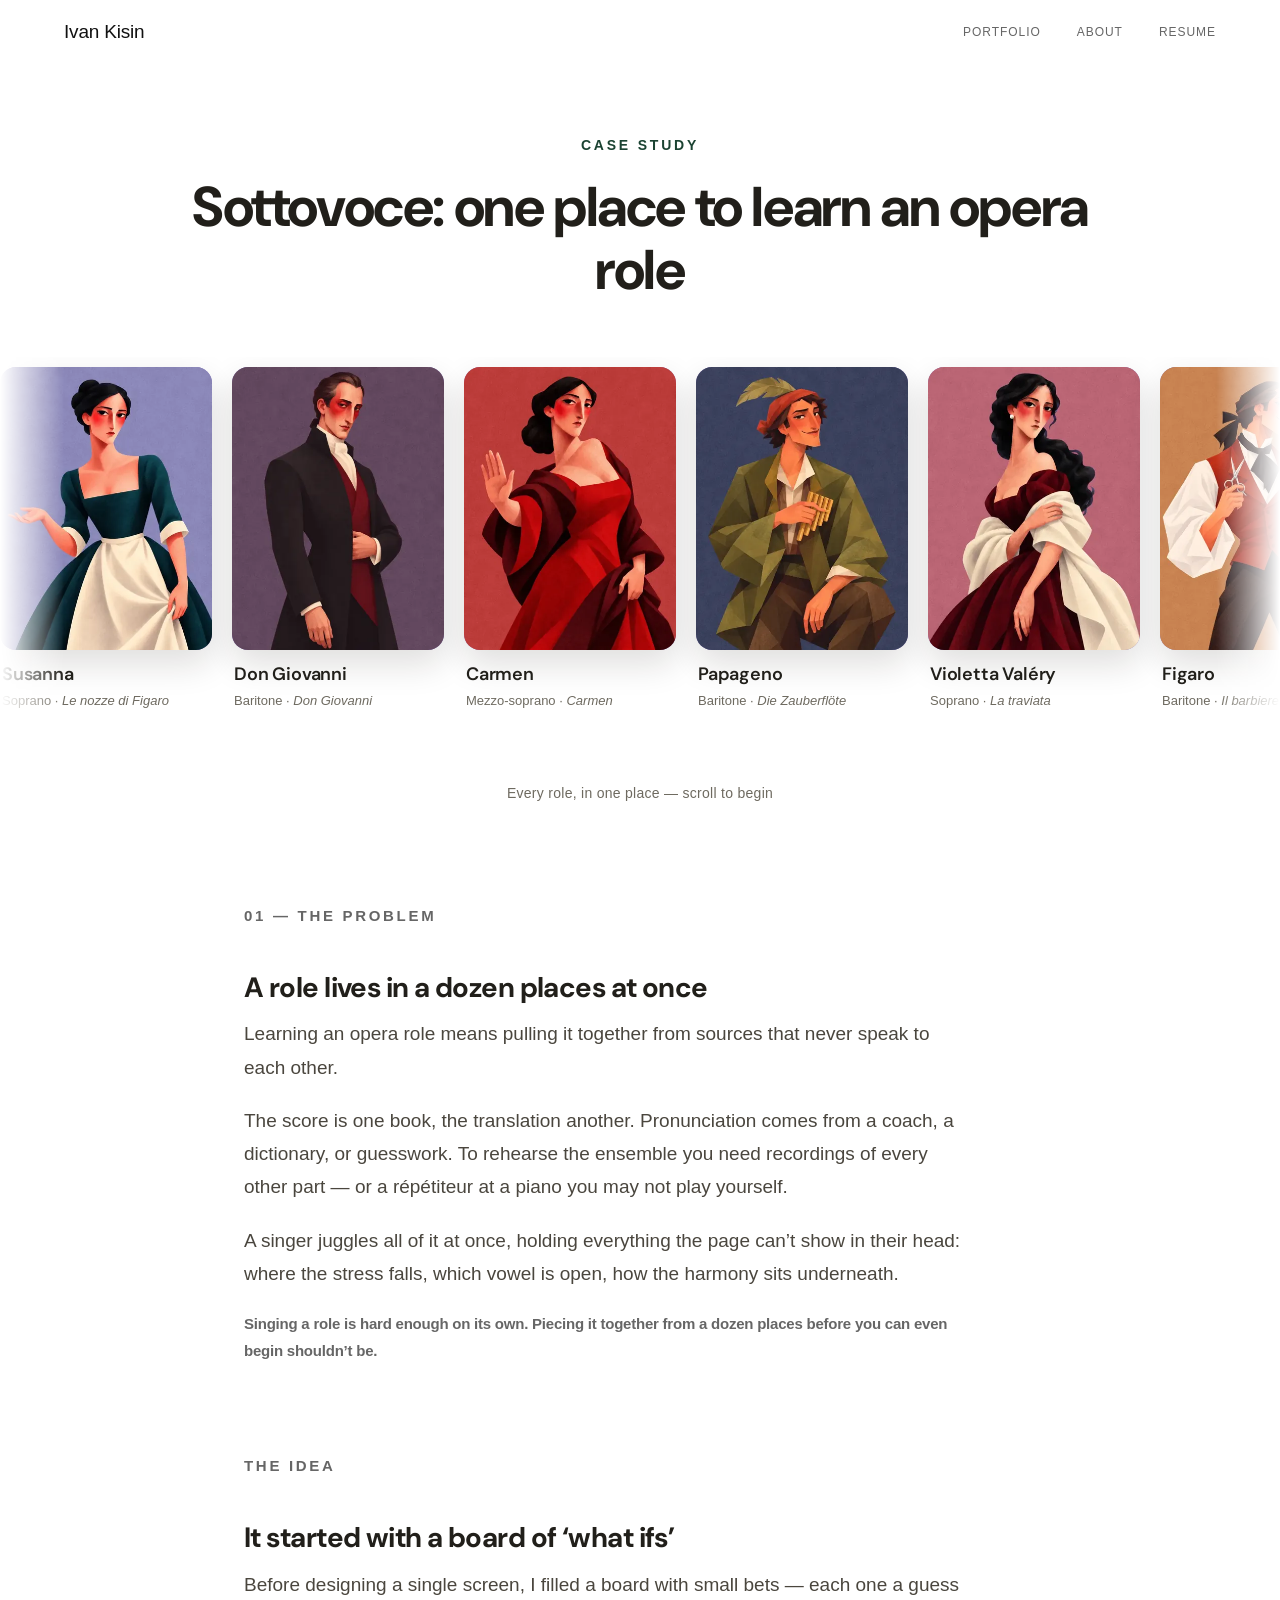
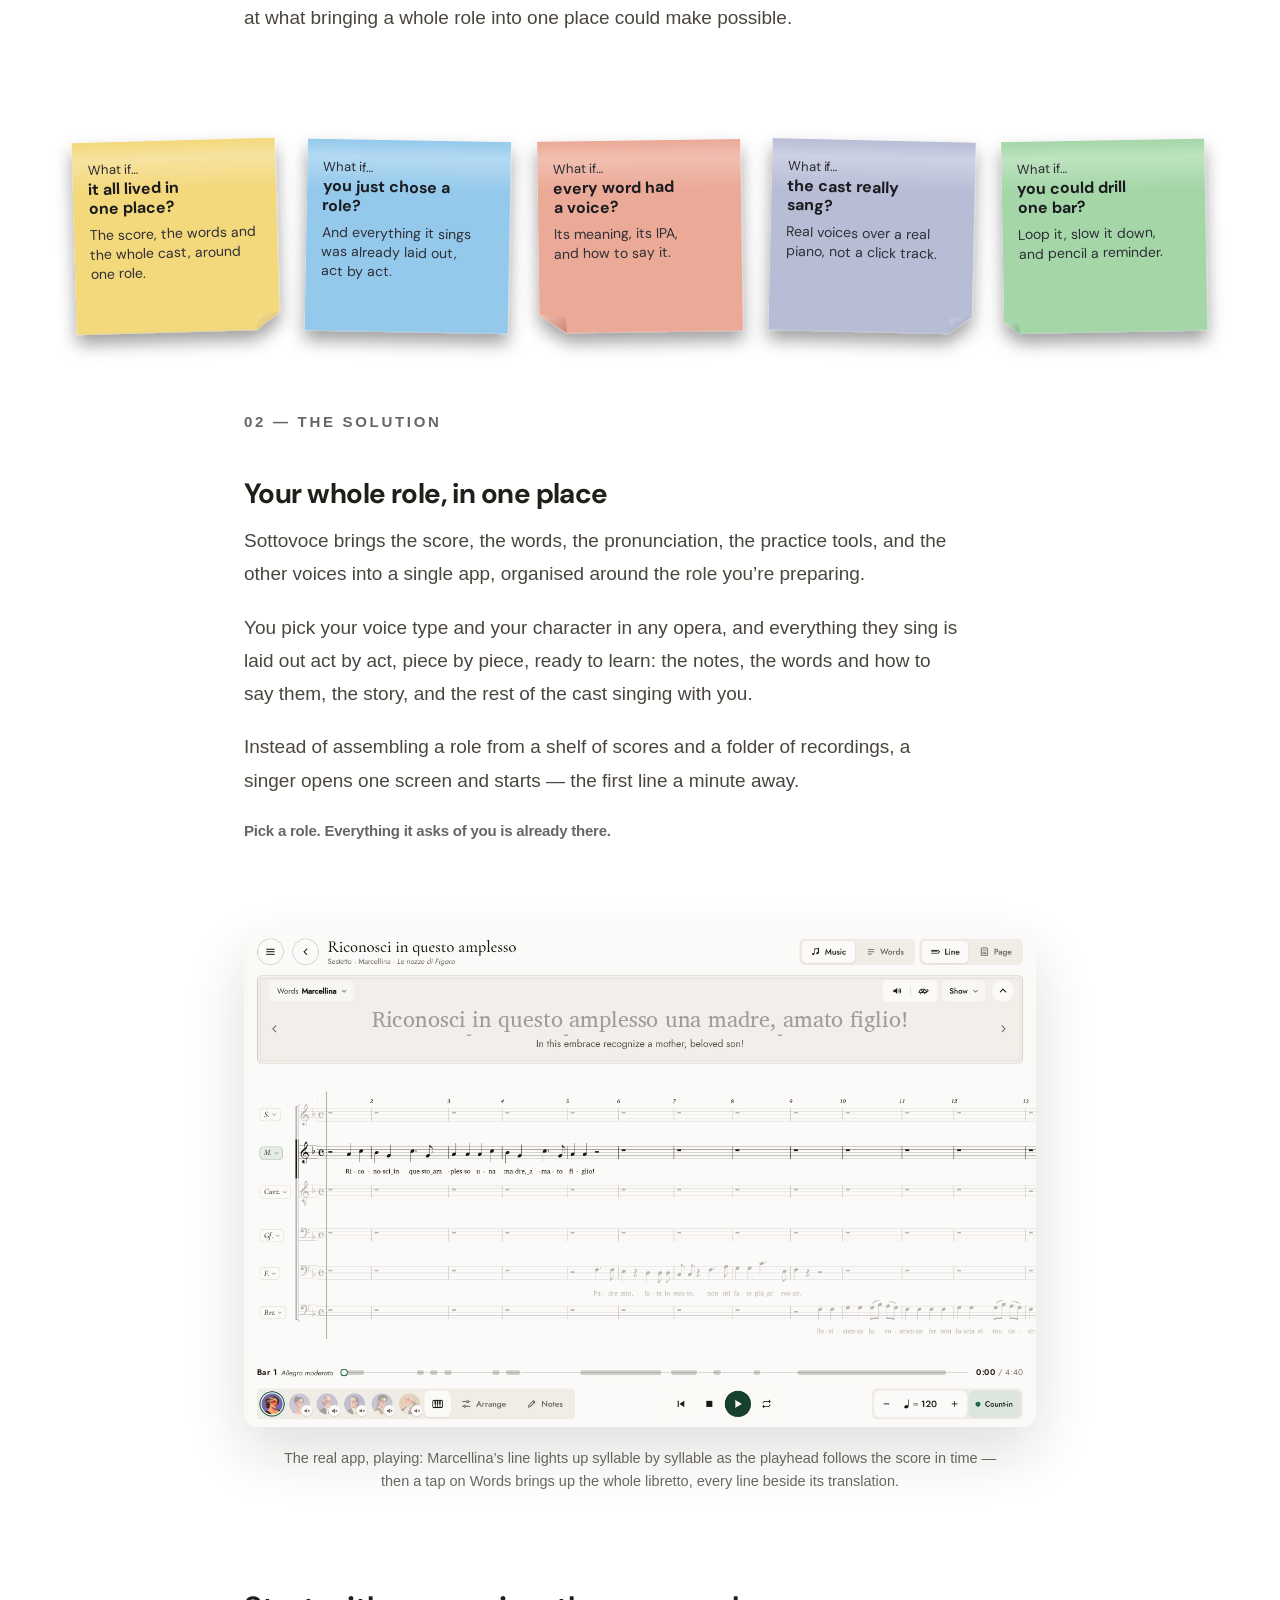
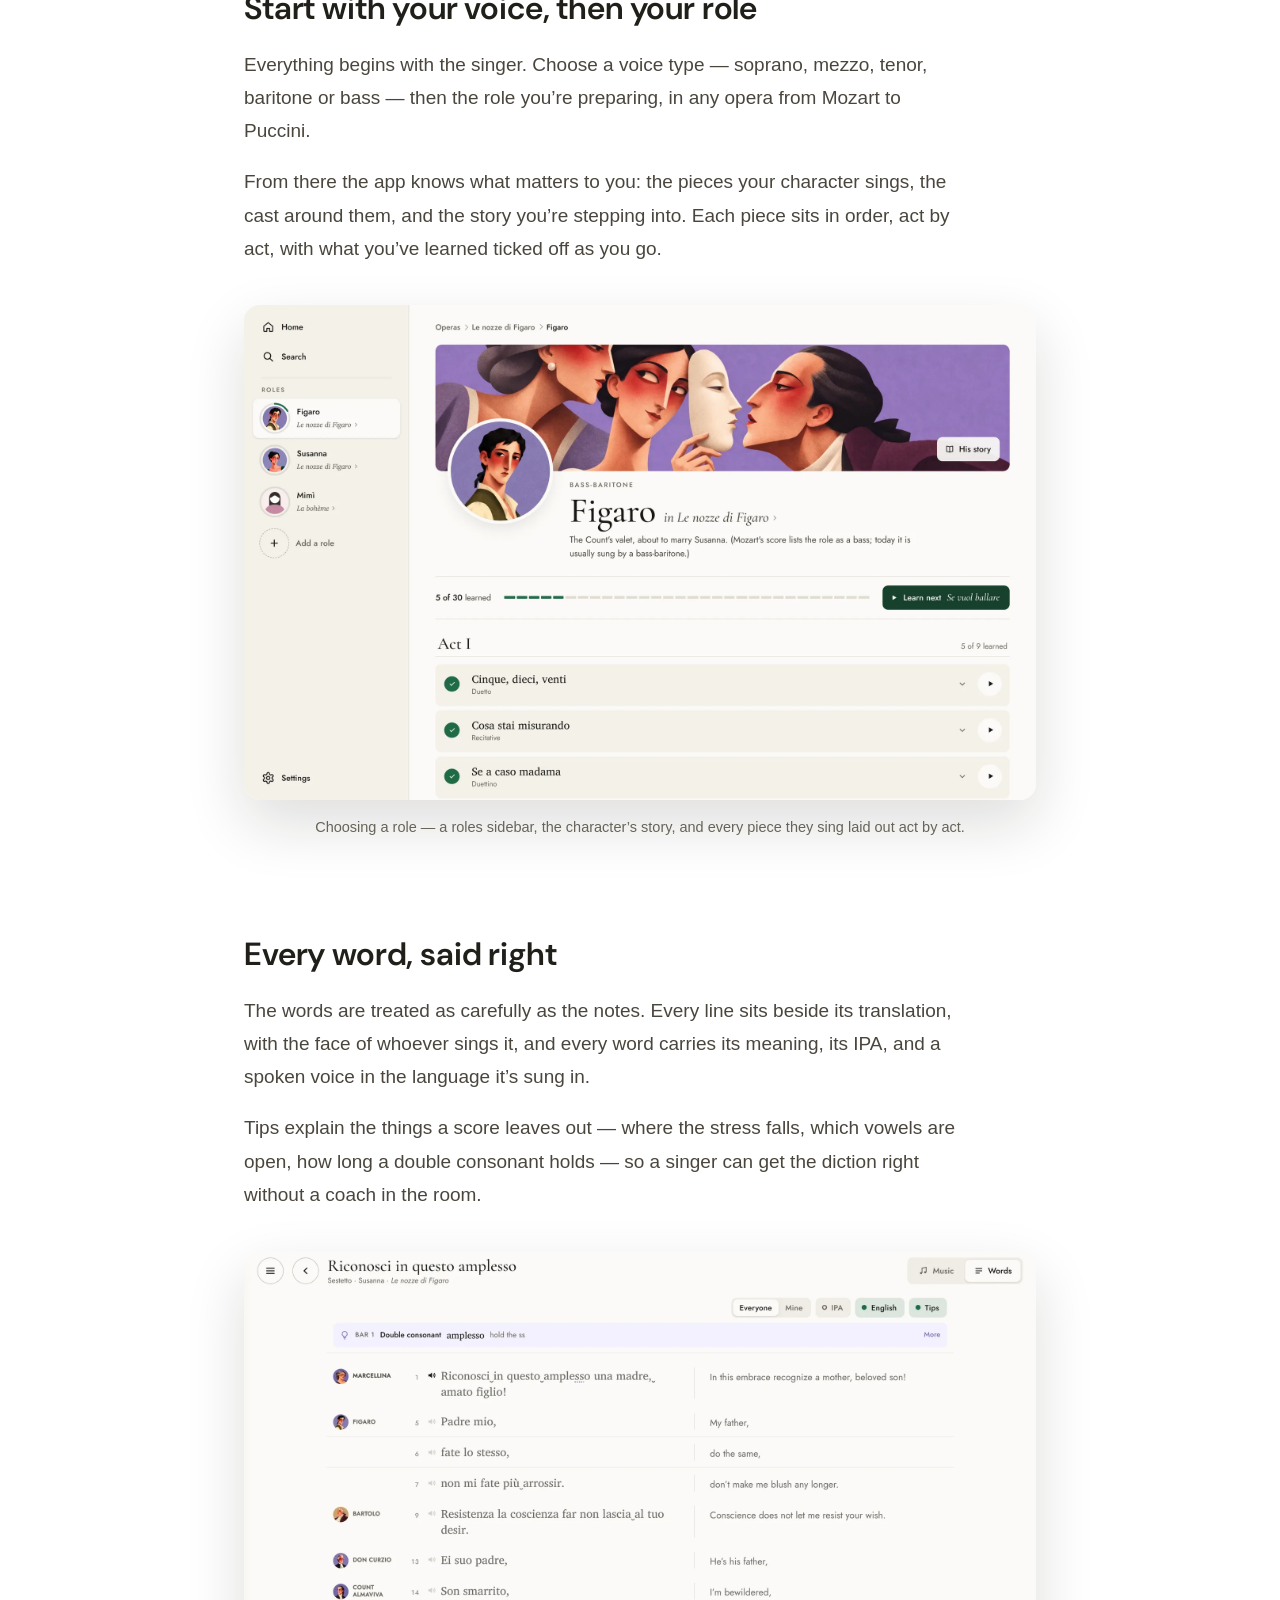
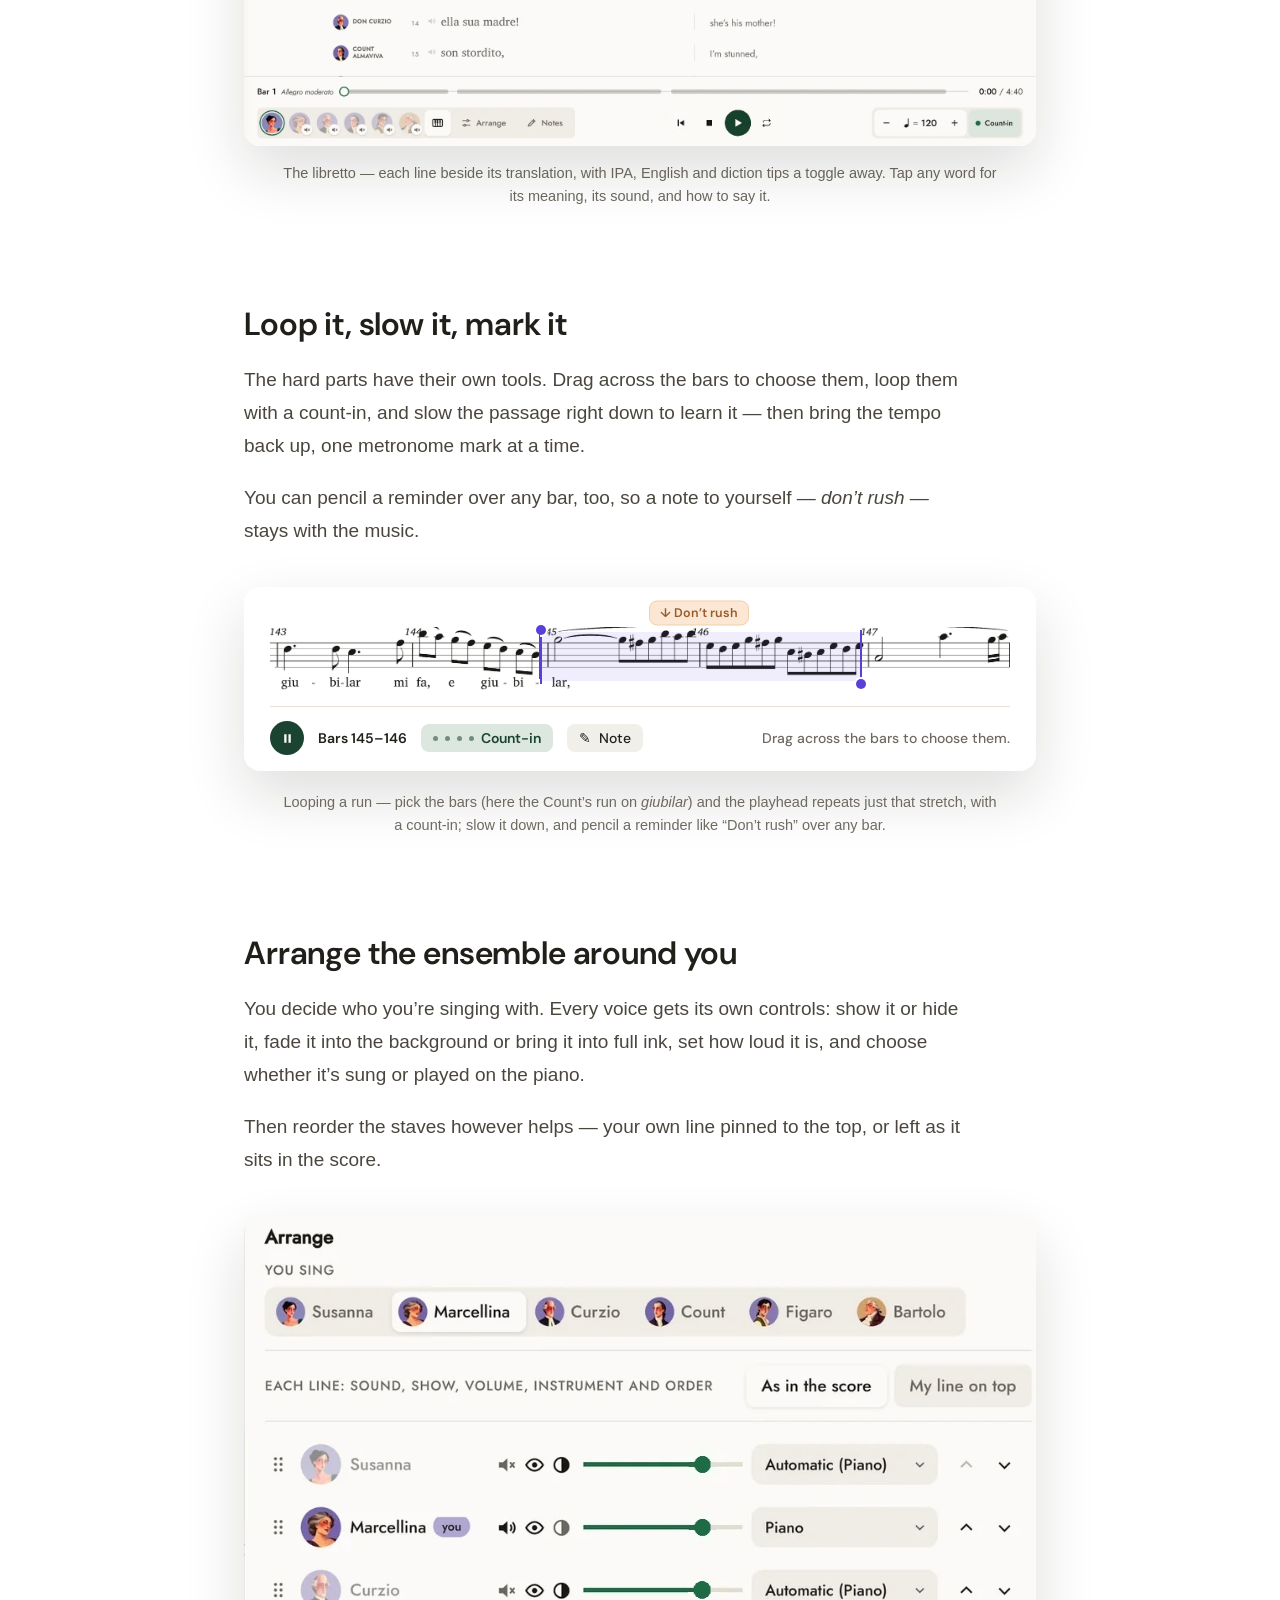
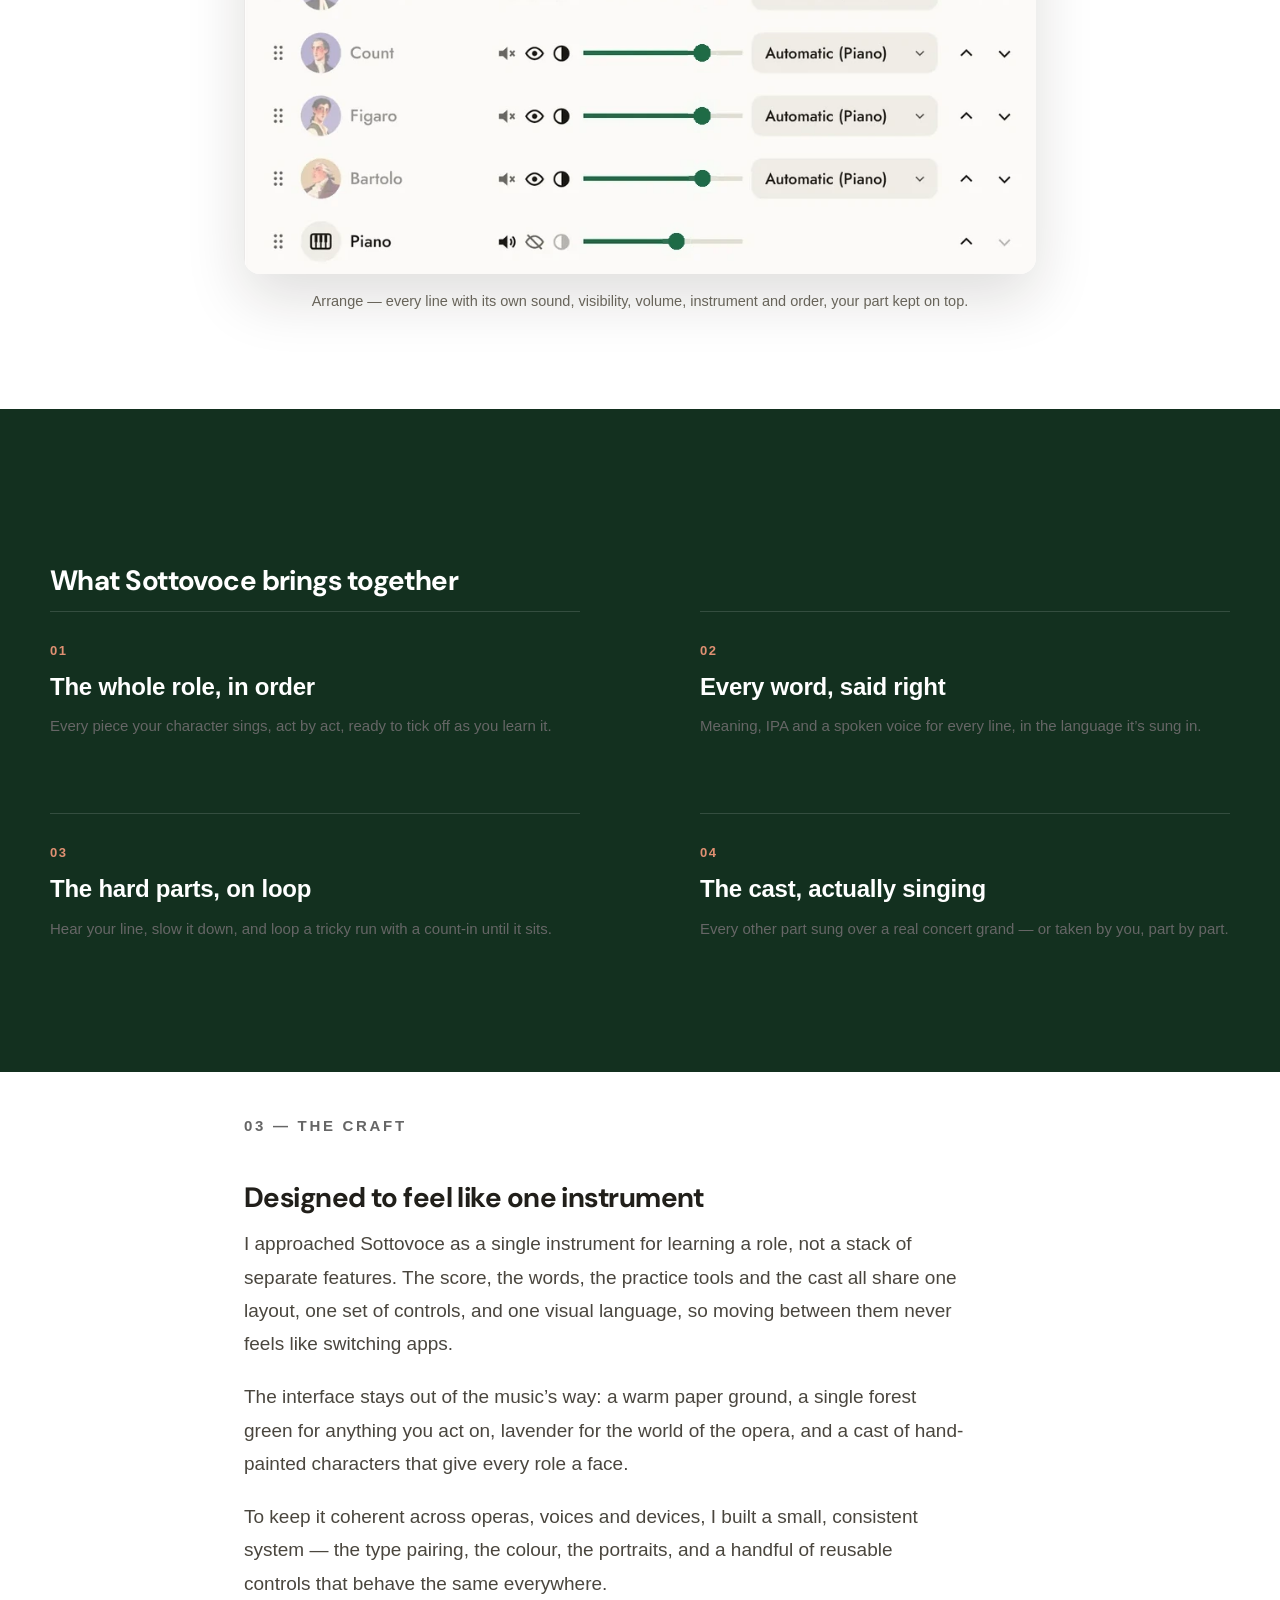
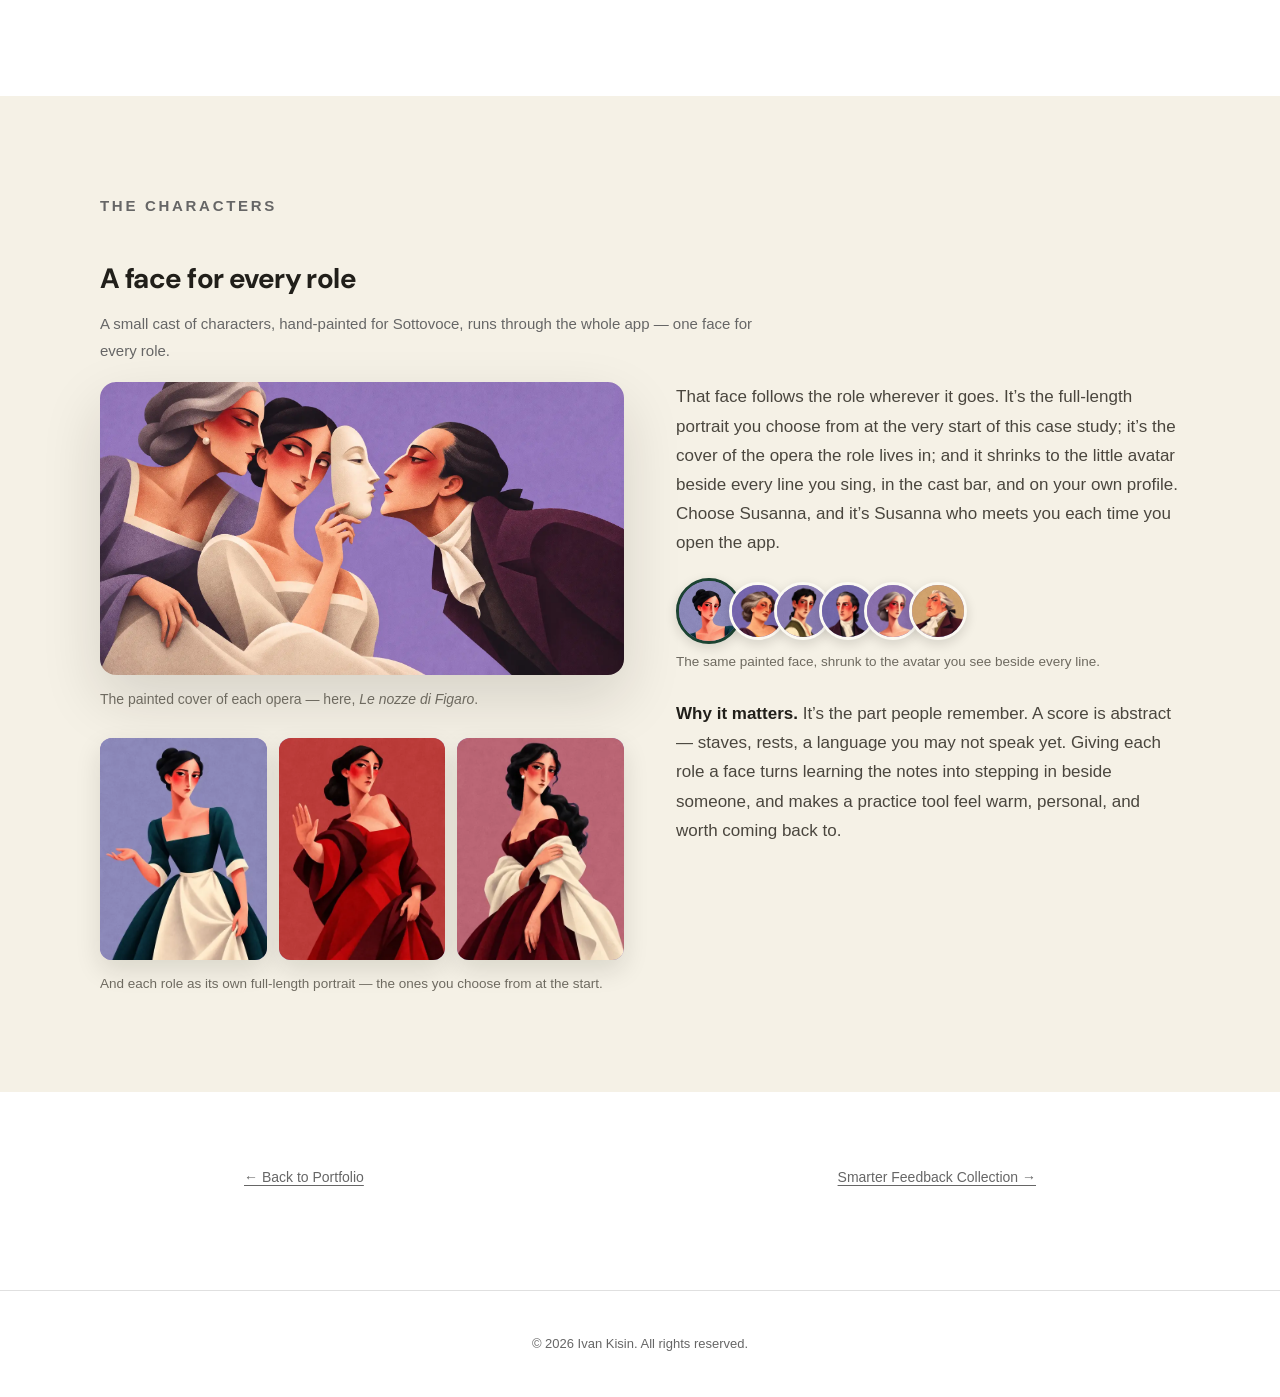
<file: project4.html>
<!DOCTYPE html>
<html lang="en">
<head>
  <meta charset="UTF-8">
  <meta name="viewport" content="width=device-width, initial-scale=1.0">
  <link rel="icon" type="image/png" href="favicon.png">
  <title>Sottovoce — Ivan Kisin</title>
  <link rel="stylesheet" href="styles.css">
  <link rel="preconnect" href="https://fonts.googleapis.com">
  <link rel="preconnect" href="https://fonts.gstatic.com" crossorigin>
  <link href="https://fonts.googleapis.com/css2?family=Caveat:wght@500;600;700&family=DM+Sans:ital,wght@0,400;0,500;0,700;1,400&family=Playfair+Display:ital,wght@0,500;0,600;0,700;1,500;1,600&family=Cormorant+Garamond:ital,wght@0,500;0,600;1,500&family=Jost:wght@400;500;600&family=Charis+SIL:ital,wght@0,400;1,400&display=swap" rel="stylesheet">

  <style>
    /* =======================================================================
       SOTTOVOCE CASE STUDY
       Structure mirrors the Travia case study (title-reveal hero, numbered
       chapters, a scattered-sources infographic, contained figures, a dark
       feature grid, and a design-system showcase). Palette and typography
       are Sottovoce's own: warm paper, forest green, lavender, a blush
       accent, with a Playfair Display serif for display type.
       ======================================================================= */

    :root {
      --sv-paper:    #FBF9F2;
      --sv-panel:    #F5F1E6;
      --sv-ink:      #211F1A;
      --sv-muted:    #6E6A60;
      --sv-text:     #4A463E;
      --sv-green:    #1B4332;
      --sv-green-dk: #13301F;
      --sv-purple:   #8E7CC3;
      --sv-purple-l: #ECE7F7;
      --sv-purple-d: #5E4FA0;
      --sv-blush:    #E09072;
      --sv-line:     #E7E2D4;
    }

    .case-study,
    .case-study p,
    .case-study li,
    .case-study em,
    .case-study strong,
    .case-study-back,
    .case-study-next,
    .page-header p {
      font-family: 'Satoshi', -apple-system, BlinkMacSystemFont, 'Segoe UI', sans-serif;
    }

    /* Case-study headings use DM Sans, consistent with the other case
       studies. The operatic serif stays inside the product (the live
       player and the screenshots), not the case-study chrome. */
    .sv-reveal-title,
    .case-chapter-heading,
    .case-subblock-heading,
    .case-dark-title,
    .sv-system-title,
    .sv-type-specimen {
      font-family: 'DM Sans', -apple-system, BlinkMacSystemFont, sans-serif;
      letter-spacing: -0.02em;
    }

    .case-study { max-width: 920px; }
    .case-study--sv { padding-top: 44px; }
    .case-study-section { margin-bottom: 48px; }

    /* ---------------------------------------------------------------
       Chapters
       --------------------------------------------------------------- */
    .case-chapter { margin-bottom: 88px; }
    .case-chapter p { margin: 0 0 18px; }
    .case-chapter p:last-child { margin-bottom: 0; }

    .case-chapter-label {
      font-family: 'Satoshi', -apple-system, BlinkMacSystemFont, 'Segoe UI', sans-serif;
      font-size: 15px;
      font-weight: 600;
      letter-spacing: 0.18em;
      text-transform: uppercase;
      color: var(--sv-green);
      margin: 0 0 20px;
    }

    .case-chapter-heading {
      font-size: 46px;
      font-weight: 700;
      line-height: 1.1;
      letter-spacing: -0.005em;
      color: var(--sv-ink);
      max-width: 760px;
      margin: 0 0 36px;
    }

    .case-chapter--featured p:not(.case-chapter-label):not(.case-emphasize) {
      max-width: 720px;
      font-size: 19px;
      line-height: 1.75;
      color: var(--sv-text);
      margin: 0 0 20px;
    }

    .case-emphasize {
      max-width: 720px;
      font-family: 'Satoshi', -apple-system, BlinkMacSystemFont, 'Segoe UI', sans-serif;
      font-weight: 600;
      font-size: 25px;
      line-height: 1.4;
      letter-spacing: -0.015em;
      color: var(--sv-ink);
      margin: 44px 0 0;
    }

    @media (max-width: 720px) {
      .case-chapter-heading { font-size: 30px; margin-bottom: 28px; }
      .case-chapter--featured p:not(.case-chapter-label):not(.case-emphasize) { font-size: 17px; }
      .case-emphasize { font-size: 21px; margin-top: 36px; }
    }

    /* ---------------------------------------------------------------
       01 — The problem: the "what if" board, as a provided SVG of
       post-it notes (scaled to fit; scrolls on small screens).
       --------------------------------------------------------------- */
    .prob-board {
      width: 100vw; margin: 16px 0 44px calc(50% - 50vw); padding: 0 48px;
      overflow-x: auto;
    }
    .prob-svg {
      display: block; width: 100%; max-width: 1180px; min-width: 820px; height: auto; margin: 0 auto;
      opacity: 0; transform: translateY(40px);
      transition: opacity .7s ease, transform .7s cubic-bezier(.22, 1, .36, 1);
    }
    .prob-svg.is-in { opacity: 1; transform: translateY(0); }
    @media (max-width: 680px) { .prob-board { padding: 0 24px; } }

    /* ---------------------------------------------------------------
       Sub-block inside a chapter
       --------------------------------------------------------------- */
    .case-subblock { margin: 96px 0 40px; }
    .case-subblock-heading {
      font-size: 32px;
      font-weight: 600;
      line-height: 1.2;
      letter-spacing: -0.005em;
      color: var(--sv-ink);
      max-width: 720px;
      margin: 0 0 20px;
    }
    .case-subblock p {
      max-width: 720px;
      font-size: 19px;
      line-height: 1.75;
      color: var(--sv-text);
      margin: 0 0 18px;
    }
    .case-subblock p:last-child { margin-bottom: 0; }
    .case-subblock + .case-figure,
    .case-subblock + .sv-phones { margin-top: 0; }
    @media (max-width: 720px) {
      .case-subblock-heading { font-size: 25px; }
      .case-subblock p { font-size: 17px; }
    }

    /* ---------------------------------------------------------------
       Contained figures (landscape) with scroll-reveal
       --------------------------------------------------------------- */
    .case-figure { margin: 40px 0 88px; }
    .case-figure--contained {
      width: 100%;
      max-width: 920px;
      margin-left: auto;
      margin-right: auto;
    }
    .case-figure--contained .case-figure-img,
    .case-figure--contained .case-figure-video {
      display: block;
      width: 100%;
      height: auto;
      border-radius: 16px;
      box-shadow: 0 24px 60px rgba(28, 22, 12, 0.14);
      opacity: 0;
      transform: translateY(60px);
      transition: opacity .7s ease, transform .7s cubic-bezier(.22, 1, .36, 1);
    }
    .case-figure--contained.is-in .case-figure-img,
    .case-figure--contained.is-in .case-figure-video {
      opacity: 1;
      transform: translateY(0);
    }
    .case-figure-caption {
      margin: 16px auto 0;
      max-width: 720px;
      font-size: 14.5px;
      line-height: 1.6;
      color: var(--sv-muted);
      text-align: center;
    }

    /* ---------------------------------------------------------------
       Live "Music" view — the real Sottovoce player, copied verbatim
       from the product: Marcellina's line lights up syllable by
       syllable, the playhead follows the score at tempo, then Words is
       tapped and the libretto appears. Image + JS timeline, no audio.
       --------------------------------------------------------------- */
    .sv-am {
      max-width: 920px; margin: 40px auto 96px;
      opacity: 0; transform: translateY(60px);
      transition: opacity .7s ease, transform .7s cubic-bezier(.22, 1, .36, 1);
    }
    .sv-am.is-in { opacity: 1; transform: translateY(0); }
    .sv-am .am { border-radius: 14px; box-shadow: 0 24px 60px rgba(28, 22, 12, 0.14); }
    .sv-am .case-figure-caption { margin-top: 20px; }

    .am {
      position: relative; aspect-ratio: 1440 / 900; overflow: hidden; background: #fbfaf7;
      --display: 'Cormorant Garamond', Garamond, 'Times New Roman', serif;
      --sans: 'Jost', 'Century Gothic', 'Helvetica Neue', Arial, sans-serif;
      --sung: 'Charis SIL', Charter, 'Iowan Old Style', Georgia, serif;
    }
    .am-in { position: absolute; left: 0; top: 0; width: 1440px; height: 900px; transform-origin: 0 0; transform: scale(var(--k, .7)); }
    .am-in > * { position: absolute; }
    .am-frame { left: 0; top: 0; width: 1440px; height: 900px; max-width: none; }
    .am-line { left: 0; right: 0; top: 135px; margin: 0; text-align: center; font: 400 40px/46px var(--sung); color: rgba(26,24,20,.38); white-space: nowrap; }
    .am-line span { border-radius: 4px; transition: color .15s, background .15s; }
    .am-line span.p { color: #1a1814; } .am-line span.n { color: #1a1814; background: rgba(31,107,69,.14); }
    .am-line .tie { display: inline-block; width: .5em; text-align: center; font-style: normal; font-size: .62em; transform: translateY(.42em); color: rgba(26,24,20,.55); }
    .am-cl, .am-halo { position: absolute; }
    .am-score { left: 0; top: 0; width: 1440px; height: 900px; }
    .am-lane { position: absolute; left: 0; width: 1440px; transition: top .6s cubic-bezier(.3,.7,.2,1); }
    .am-lane img { display: block; width: 1440px; max-width: none; height: auto; transition: opacity .7s; }
    .am-lane:not(.am-head):not(.you):not(.ink) img { opacity: .3; }
    .am-lab { position: absolute; left: 28px; display: inline-flex; align-items: center; gap: 3px; height: 24px; padding: 0 7px 0 9px; border-radius: 8px; background: #fbfaf7; box-shadow: inset 0 0 0 1px rgba(26,24,20,.16); font: italic 500 15px/1 var(--display); color: #1a1814; transition: box-shadow .2s, background .2s; }
    .am-lab svg { width: 10px; height: 10px; color: #77726a; }
    .am-lane.you .am-lab { background: color-mix(in srgb, #1f6b45 10%, #fbfaf7); box-shadow: inset 0 0 0 1px color-mix(in srgb, #1f6b45 45%, transparent); }
    .am-cl { top: 290px; height: 450px; width: 2px; margin-left: -1px; background: rgba(31,107,69,.42); left: 150px; z-index: 2; }
    .am-halo { width: 30px; height: 30px; margin: -15px 0 0 -15px; border-radius: 50%; background: rgba(31,107,69,.2); opacity: 0; transition: opacity .2s; }
    .am-bar { left: 24px; top: 794px; font: 600 15px/15px var(--sans); color: #1a1814; }
    .am-time { right: 24px; top: 794px; font: 400 15px/15px var(--sans); color: #77726a; }
    .am-time b { font-weight: 600; color: #1a1814; }
    .am-done { left: 182px; top: 800px; height: 2px; width: 0; background: #1f6b45; }
    .am-knob { left: 175px; top: 794px; width: 14px; height: 14px; border-radius: 50%; background: #fbfaf7; box-shadow: inset 0 0 0 2px #1f6b45; }
    .am-pp { left: 874px; top: 834px; width: 48px; height: 48px; border-radius: 50%; display: grid; place-items: center; background: rgb(23,64,44); color: #fbfaf7; opacity: 0; }
    .am-pp svg { width: 17px; height: 17px; }
    .am-words { left: 0; top: 0; width: 1440px; height: 772px; max-width: none; z-index: 6; opacity: 0; transition: opacity .5s; }
    .am.words .am-words { opacity: 1; }
    .am-cur { left: 0; top: 0; z-index: 9; width: 22px; height: 22px; opacity: 0; transition: opacity .3s; }
    .am-cur svg { position: absolute; left: -3px; top: -2px; transition: transform .1s; }
    .am-cur i { position: absolute; left: -17px; top: -17px; width: 34px; height: 34px; border-radius: 50%; background: rgba(26,24,20,.13); transform: scale(.4); opacity: 0; transition: transform .3s, opacity .3s; }
    .am-cur.dn svg { transform: scale(.86); } .am-cur.dn i { transform: scale(1); opacity: 1; }
    .am.reset .am-score, .am.reset .am-line { opacity: 0; transition: opacity .35s; }
    .am .am-score, .am .am-line { transition: opacity .45s; }
    /* Guard the live component's lyric line from the case-study base
       type (styles.css .case-study p forces 15px / grey / sans). */
    .sv-am .am-line { font: 400 40px/46px var(--sung); color: rgba(26,24,20,.38); margin: 0; }

    /* ---------------------------------------------------------------
       Animated loop — the Count's run on "giubilar": the playhead
       sweeps bars 145–146 and repeats, showing only that part on loop.
       Built on the clean staff image with real bar positions
       (EDGE fractions from the product: bar 145 = 36.45%, 147 = 79.76%).
       --------------------------------------------------------------- */
    .sv-loop {
      max-width: 920px; margin: 40px auto 96px;
      opacity: 0; transform: translateY(60px);
      transition: opacity .7s ease, transform .7s cubic-bezier(.22, 1, .36, 1);
    }
    .sv-loop.is-in { opacity: 1; transform: translateY(0); }
    .sv-loop-card {
      background: #fff; border-radius: 16px;
      padding: 40px 26px 16px; box-shadow: 0 24px 60px rgba(28, 22, 12, 0.14);
    }
    .sv-loop-stage { position: relative; }
    .sv-loop-img { display: block; width: 100%; height: auto; }
    .sv-loop-tint, .sv-loop-h, .sv-loop-head, .sv-loop-note { position: absolute; pointer-events: none; }
    .sv-loop-tint { left: 36.45%; width: 43.31%; top: 8%; height: 78%; background: rgba(88, 65, 216, 0.09); border-radius: 2px; }
    .sv-loop-h { top: 4%; height: 86%; width: 2px; background: #5841d8; }
    .sv-loop-h--s { left: 36.45%; }
    .sv-loop-h--e { left: 79.76%; }
    .sv-loop-h::after { content: ""; position: absolute; left: -4px; width: 10px; height: 10px; border-radius: 50%; background: #5841d8; box-shadow: 0 0 0 2px #fff; }
    .sv-loop-h--s::after { top: -5px; }
    .sv-loop-h--e::after { bottom: -5px; }
    .sv-loop-head {
      top: 6%; height: 76%; width: 1.5px; margin-left: -0.75px; left: 36.45%;
      background: #5841d8;
      animation: sv-loop-run 3.16s linear infinite; animation-play-state: paused;
    }
    .sv-loop.is-in .sv-loop-head { animation-play-state: running; }
    @keyframes sv-loop-run { from { left: 36.45%; } to { left: 79.76%; } }
    .sv-loop-note {
      left: 58%; top: -2px; transform: translate(-50%, -100%);
      background: #fce7d4; border: 1px solid #f1cfa6; color: #9a5b2a;
      font: 600 12.5px/1 'DM Sans', sans-serif; padding: 5px 10px; border-radius: 8px; white-space: nowrap;
    }
    .sv-loop-bar {
      display: flex; align-items: center; gap: 14px; margin-top: 16px; padding-top: 14px;
      border-top: 1px solid var(--sv-line); font: 500 14px/1 'DM Sans', sans-serif; color: var(--sv-muted);
    }
    .sv-loop-play { width: 34px; height: 34px; border-radius: 50%; background: var(--sv-green); color: #fff; display: grid; place-items: center; flex: none; }
    .sv-loop-play svg { width: 13px; height: 13px; }
    .sv-loop-lab { color: var(--sv-ink); font-weight: 600; }
    .sv-loop-ci { display: inline-flex; align-items: center; gap: 7px; padding: 7px 12px; border-radius: 8px; background: #dce7df; color: var(--sv-green); font-weight: 600; }
    .sv-loop-ci i { width: 5px; height: 5px; border-radius: 50%; background: currentColor; opacity: .55; }
    .sv-loop-noteb { display: inline-flex; align-items: center; gap: 6px; padding: 7px 12px; border-radius: 8px; background: #f1efe9; color: var(--sv-ink); }
    .sv-loop-hint { margin-left: auto; color: var(--sv-muted); }
    .sv-loop .case-figure-caption { margin-top: 20px; }
    @media (max-width: 640px) { .sv-loop-hint { display: none; } }
    @media (prefers-reduced-motion: reduce) { .sv-loop-head { animation: none; left: 58%; } }

    /* ---------------------------------------------------------------
       Phone screenshots — capped width, shown in pairs
       --------------------------------------------------------------- */
    .sv-phones {
      display: flex;
      gap: 28px;
      justify-content: center;
      align-items: flex-start;
      flex-wrap: wrap;
      margin: 40px auto 88px;
      max-width: 920px;
    }
    .sv-phone {
      flex: 0 1 300px;
      max-width: 320px;
      opacity: 0;
      transform: translateY(60px);
      transition: opacity .7s ease, transform .7s cubic-bezier(.22, 1, .36, 1);
    }
    .sv-phones.is-in .sv-phone { opacity: 1; transform: translateY(0); }
    .sv-phones.is-in .sv-phone:nth-child(2) { transition-delay: .12s; }
    .sv-phone img {
      display: block;
      width: 100%;
      height: auto;
      border-radius: 26px;
      box-shadow: 0 22px 54px rgba(28, 22, 12, 0.16);
    }
    .sv-phone-cap {
      margin: 14px 4px 0;
      font-size: 14px;
      line-height: 1.5;
      color: var(--sv-muted);
      text-align: center;
    }

    /* Desktop screen leading, with a mobile "hint" floating in the corner */
    .sv-shot {
      position: relative;
      max-width: 920px;
      margin: 40px auto 104px;
      opacity: 0; transform: translateY(60px);
      transition: opacity .7s ease, transform .7s cubic-bezier(.22, 1, .36, 1);
    }
    .sv-shot.is-in { opacity: 1; transform: translateY(0); }
    .sv-shot-frame { position: relative; }
    .sv-shot-desk img {
      display: block; width: 100%; height: auto; border-radius: 14px;
      box-shadow: 0 24px 60px rgba(28, 22, 12, 0.14);
    }
    .sv-shot-phone {
      position: absolute; right: -1.5%; bottom: 6%;
      width: 16.5%; min-width: 118px; max-width: 186px;
      opacity: 0; transform: translateY(22px);
      transition: opacity .7s ease .2s, transform .7s cubic-bezier(.22,1,.36,1) .2s;
    }
    .sv-shot.is-in .sv-shot-phone { opacity: 1; transform: translateY(0); }
    .sv-shot-phone img {
      display: block; width: 100%; height: auto; border-radius: 22px;
      border: 5px solid #fff; background: #fff;
      box-shadow: 0 22px 46px rgba(28, 22, 12, 0.28);
    }
    .sv-shot .case-figure-caption { margin-top: 44px; }
    @media (max-width: 720px) {
      .sv-shot { margin-bottom: 72px; }
      .sv-shot-phone {
        position: static; width: 46%; min-width: 0; max-width: 220px;
        margin: -16% auto 0; opacity: 1; transform: none;
      }
      .sv-shot .case-figure-caption { margin-top: 22px; }
    }

    /* ---------------------------------------------------------------
       Dark feature block — "What Sottovoce brings together"
       --------------------------------------------------------------- */
    .case-dark {
      width: 100vw;
      margin: 96px 0 40px calc(50% - 50vw);
      padding: 112px 48px;
      background: var(--sv-green-dk);
      color: #fff;
    }
    .case-dark-inner { max-width: 1180px; margin: 0 auto; }
    .case-dark-title {
      font-weight: 600; font-size: 44px; line-height: 1.15;
      letter-spacing: -0.005em; color: #fff; margin: 0 0 72px;
    }
    .case-dark-grid {
      display: grid; grid-template-columns: repeat(2, 1fr);
      column-gap: 120px; row-gap: 56px;
    }
    .case-dark-item { padding: 32px 0 0; border-top: 1px solid rgba(255,255,255,0.14); }
    .case-dark-num {
      font-family: 'Satoshi', -apple-system, BlinkMacSystemFont, 'Segoe UI', sans-serif; font-size: 13px; font-weight: 600;
      line-height: 1; letter-spacing: 0.12em; color: var(--sv-blush);
      display: block; margin: 0 0 14px;
    }
    .case-dark-head {
      font-family: 'Satoshi', -apple-system, BlinkMacSystemFont, 'Segoe UI', sans-serif; font-size: 24px; font-weight: 600;
      line-height: 1.3; letter-spacing: -0.01em; color: #fff; margin: 0 0 10px;
    }
    .case-dark-desc {
      font-family: 'Satoshi', -apple-system, BlinkMacSystemFont, 'Segoe UI', sans-serif; font-size: 16px; line-height: 1.6;
      color: #B7C3B9; margin: 0;
    }
    @media (max-width: 768px) {
      .case-dark { padding: 64px 24px; margin: 56px 0 56px calc(50% - 50vw); }
      .case-dark-title { margin-bottom: 48px; font-size: 32px; }
      .case-dark-grid { grid-template-columns: 1fr; column-gap: 0; row-gap: 40px; }
    }

    /* ---------------------------------------------------------------
       Feature row — four character portraits
       --------------------------------------------------------------- */
    .case-feature-row {
      width: 100vw; margin: 0 0 88px calc(50% - 50vw); padding: 0 24px;
      display: grid; grid-template-columns: repeat(4, 1fr); gap: 24px; max-width: none;
      opacity: 0; transform: translateY(60px);
      transition: opacity .7s ease, transform .7s cubic-bezier(.22, 1, .36, 1);
    }
    .case-feature-row.is-in { opacity: 1; transform: translateY(0); }
    .case-feature-card {
      margin: 0; padding: 0; background: var(--sv-purple);
      border-radius: 18px; box-shadow: 0 12px 36px rgba(28, 22, 12, 0.14);
      aspect-ratio: 8 / 9; overflow: hidden; position: relative;
    }
    .case-feature-card img {
      display: block; width: 100%; height: 100%; object-fit: cover; object-position: top center;
    }
    .case-feature-cap {
      position: absolute; left: 0; right: 0; bottom: 0;
      padding: 28px 16px 14px; color: #fff;
      font-family: 'Satoshi', -apple-system, BlinkMacSystemFont, 'Segoe UI', sans-serif; font-size: 17px; font-weight: 600;
      background: linear-gradient(180deg, rgba(40,28,54,0) 0%, rgba(40,28,54,0.72) 100%);
    }
    .case-feature-cap small { display: block; font-family: 'Satoshi', -apple-system, BlinkMacSystemFont, 'Segoe UI', sans-serif; font-weight: 400; font-size: 12.5px; opacity: .85; margin-top: 2px; }
    @media (max-width: 980px) { .case-feature-row { grid-template-columns: repeat(2, 1fr); } }
    @media (max-width: 560px) { .case-feature-row { grid-template-columns: 1fr; padding: 0 16px; } }

    /* ---------------------------------------------------------------
       Sliding roles carousel (mirrors the app's role slider)
       --------------------------------------------------------------- */
    .sv-roles {
      width: 100vw;
      margin: 36px 0 92px calc(50% - 50vw);
      overflow: hidden;
      -webkit-mask-image: linear-gradient(90deg, transparent 0, #000 5%, #000 95%, transparent 100%);
      mask-image: linear-gradient(90deg, transparent 0, #000 5%, #000 95%, transparent 100%);
    }
    .sv-roles-track {
      display: flex;
      width: max-content;
      padding: 10px 0;
      animation: sv-roll 95s linear infinite;
    }
    .sv-roles:hover .sv-roles-track { animation-play-state: paused; }
    /* Two identical halves + uniform right margin on every card means
       translateX(-50%) lands card 23 exactly where card 1 began — a
       seamless loop with no visible jump. */
    @keyframes sv-roll { from { transform: translateX(0); } to { transform: translateX(-50%); } }
    .sv-role { flex: 0 0 auto; width: 212px; margin: 0 20px 0 0; }
    .sv-role-img {
      display: block; width: 100%; aspect-ratio: 3 / 4; object-fit: cover;
      object-position: top center; border-radius: 16px; background: var(--sv-purple);
      box-shadow: 0 14px 34px rgba(28, 22, 12, 0.14);
    }
    .sv-role-cap { display: flex; flex-direction: column; gap: 2px; margin: 14px 2px 0; }
    .sv-role-name { font-family: 'DM Sans', -apple-system, sans-serif; font-size: 18px; font-weight: 600; letter-spacing: -0.01em; color: var(--sv-ink); line-height: 1.2; }
    .sv-role-meta { font-size: 13px; color: var(--sv-muted); }
    @media (max-width: 560px) { .sv-role { width: 164px; margin-right: 14px; } .sv-role-name { font-size: 17px; } }
    @media (prefers-reduced-motion: reduce) {
      .sv-roles { overflow-x: auto; -webkit-overflow-scrolling: touch; }
      .sv-roles-track { animation: none; }
    }

    /* ---------------------------------------------------------------
       Design-system / craft showcase
       --------------------------------------------------------------- */
    .sv-system {
      width: 100vw; margin: 96px 0 72px calc(50% - 50vw);
      padding: 96px 48px; background: var(--sv-panel);
    }
    .sv-system-inner { max-width: 1080px; margin: 0 auto; }
    .sv-system-eyebrow {
      font-size: 14px; font-weight: 600; letter-spacing: 0.18em; text-transform: uppercase;
      color: var(--sv-green); margin: 0 0 14px;
    }
    .sv-system-title { font-size: 40px; font-weight: 700; line-height: 1.12; letter-spacing: -0.005em; color: var(--sv-ink); margin: 0 0 12px; }
    .sv-system-sub { font-size: 17px; line-height: 1.6; color: var(--sv-muted); max-width: 560px; margin: 0 0 56px; }
    .sv-system-grid {
      display: grid; grid-template-columns: repeat(2, 1fr); gap: 24px;
    }
    .sv-card {
      background: var(--sv-paper); border: 1px solid var(--sv-line);
      border-radius: 18px; padding: 28px; box-shadow: 0 10px 30px rgba(28, 22, 12, 0.05);
    }
    .sv-card-label {
      font-size: 12.5px; font-weight: 600; letter-spacing: 0.1em; text-transform: uppercase;
      color: var(--sv-muted); margin: 0 0 18px;
    }
    /* palette */
    .sv-swatches { display: flex; gap: 12px; flex-wrap: wrap; }
    .sv-sw { flex: 1 1 0; min-width: 72px; }
    .sv-sw-chip { height: 72px; border-radius: 12px; border: 1px solid rgba(0,0,0,0.06); }
    .sv-sw-name { font-size: 12.5px; color: var(--sv-ink); margin: 10px 0 1px; font-weight: 600; }
    .sv-sw-hex { font-size: 11.5px; color: var(--sv-muted); font-family: 'DM Sans', monospace; }
    /* type */
    .sv-type-specimen { font-size: 58px; font-style: italic; font-weight: 600; color: var(--sv-ink); line-height: 1; margin: 0 0 6px; }
    .sv-type-meta { font-size: 13px; color: var(--sv-muted); margin: 0 0 20px; }
    .sv-type-body { font-family: 'DM Sans', sans-serif; font-size: 15.5px; line-height: 1.6; color: var(--sv-text); margin: 0 0 6px; }
    .sv-type-body-meta { font-size: 13px; color: var(--sv-muted); margin: 0; }
    /* characters */
    .sv-faces { display: flex; gap: 0; align-items: center; }
    .sv-faces img {
      width: 64px; height: 64px; border-radius: 50%; object-fit: cover;
      border: 3px solid var(--sv-paper); background: var(--sv-purple);
      margin-left: -14px; box-shadow: 0 4px 12px rgba(28,22,12,0.12);
    }
    .sv-faces img:first-child { margin-left: 0; }
    .sv-faces .sv-face-lead { width: 72px; height: 72px; border-color: var(--sv-green); }
    /* controls */
    .sv-controls { display: flex; flex-direction: column; gap: 16px; }
    .sv-btn {
      display: inline-flex; align-items: center; justify-content: center; gap: 10px;
      background: var(--sv-green); color: #fff; border-radius: 999px;
      font-family: 'DM Sans', sans-serif; font-weight: 600; font-size: 15px;
      padding: 14px 24px; align-self: flex-start;
    }
    .sv-pills { display: flex; gap: 8px; flex-wrap: wrap; }
    .sv-pill {
      font-family: 'DM Sans', sans-serif; font-size: 13.5px; font-weight: 500;
      padding: 8px 15px; border-radius: 999px; background: #EFEADE; color: var(--sv-muted);
    }
    .sv-pill--on { background: var(--sv-green); color: #fff; }
    .sv-pill--tip { background: #DCE7DF; color: var(--sv-green); }
    /* real toggle switches */
    .sv-toggles { display: flex; flex-direction: column; gap: 15px; max-width: 280px; }
    .sv-toggle { display: flex; align-items: center; justify-content: space-between; gap: 16px; font-family: 'DM Sans', sans-serif; font-size: 15px; color: var(--sv-ink); }
    .sv-switch { width: 40px; height: 23px; border-radius: 999px; background: #d8d4cb; position: relative; flex: none; }
    .sv-switch::after { content: ""; position: absolute; top: 3px; left: 3px; width: 17px; height: 17px; border-radius: 50%; background: #fff; box-shadow: 0 1px 2px rgba(0,0,0,.2); }
    .sv-switch.is-on { background: var(--sv-green); }
    .sv-switch.is-on::after { left: 20px; }
    .sv-card--wide { grid-column: 1 / -1; }

    /* ---------------------------------------------------------------
       The characters — a dedicated section: the painted cast that
       recurs as opera covers, role portraits and avatars.
       --------------------------------------------------------------- */
    .sv-chars { margin: 0; }
    .sv-chars .sv-system-eyebrow { margin-bottom: 14px; }
    .sv-chars .sv-system-title { margin-bottom: 16px; }
    .sv-chars-lead { font-size: 20px; line-height: 1.6; color: var(--sv-text); max-width: 680px; margin: 0 0 44px; }
    .sv-chars-grid { display: grid; grid-template-columns: minmax(0, 1.04fr) minmax(0, 1fr); gap: 52px; align-items: start; }
    .sv-chars-cover {
      margin: 0; opacity: 0; transform: translateY(40px);
      transition: opacity .7s ease, transform .7s cubic-bezier(.22, 1, .36, 1);
    }
    .sv-chars-cover.is-in { opacity: 1; transform: translateY(0); }
    .sv-chars-cover img { display: block; width: 100%; height: auto; border-radius: 16px; box-shadow: 0 24px 60px rgba(28, 22, 12, 0.14); }
    .sv-chars-cover figcaption { margin-top: 14px; font-size: 14px; line-height: 1.5; color: var(--sv-muted); }
    .sv-chars-roles {
      margin-top: 28px; opacity: 0; transform: translateY(40px);
      transition: opacity .7s ease, transform .7s cubic-bezier(.22, 1, .36, 1);
    }
    .sv-chars-roles.is-in { opacity: 1; transform: translateY(0); }
    .sv-chars-roles-row { display: grid; grid-template-columns: repeat(3, 1fr); gap: 12px; }
    .sv-chars-roles-row img {
      display: block; width: 100%; aspect-ratio: 3 / 4; object-fit: cover; object-position: top center;
      border-radius: 12px; background: var(--sv-purple); box-shadow: 0 10px 26px rgba(28, 22, 12, 0.12);
    }
    .sv-chars-roles .sv-chars-meta { margin: 12px 0 0 !important; }
    .sv-chars-text p { font-size: 17px; line-height: 1.72; color: var(--sv-text); margin: 0 0 20px; }
    .sv-chars-text p:last-child { margin-bottom: 0; }
    .sv-chars-text strong { color: var(--sv-ink); font-weight: 700; }
    .sv-faces--lg { display: flex; align-items: center; margin: 2px 0 6px; }
    .sv-faces--lg img {
      width: 58px; height: 58px; border-radius: 50%; object-fit: cover; object-position: top center;
      border: 3px solid var(--sv-paper); background: var(--sv-purple); margin-left: -13px; box-shadow: 0 4px 12px rgba(28, 22, 12, 0.14);
    }
    .sv-faces--lg img:first-child { margin-left: 0; }
    .sv-faces--lg .sv-face-lead { width: 66px; height: 66px; border-color: var(--sv-green); }
    .sv-chars-meta { font-size: 13.5px !important; color: var(--sv-muted) !important; margin: 0 0 26px !important; }
    @media (max-width: 820px) {
      .sv-chars { margin-top: 72px; }
      .sv-chars-grid { grid-template-columns: 1fr; gap: 32px; }
      .sv-chars-lead { font-size: 18px; }
    }

    @media (max-width: 760px) {
      .sv-system { padding: 64px 24px; }
      .sv-system-title { font-size: 30px; }
      .sv-system-grid { grid-template-columns: 1fr; }
      .sv-type-specimen { font-size: 44px; }
    }

    /* ---------------------------------------------------------------
       Hero / cover — title, then the sliding roles carousel
       --------------------------------------------------------------- */
    .sv-hero { padding: 132px 0 52px; overflow: hidden; }
    .sv-hero-inner { max-width: 960px; margin: 0 auto; padding: 0 24px; text-align: center; }
    .sv-hero-kicker {
      font-size: 14px; font-weight: 600; letter-spacing: 0.2em; text-transform: uppercase;
      color: var(--sv-green); margin: 0 0 18px;
      opacity: 0; animation: sv-risein .7s cubic-bezier(.2,.8,.2,1) .05s forwards;
    }
    .sv-hero-title {
      font-family: 'DM Sans', -apple-system, BlinkMacSystemFont, sans-serif;
      font-size: clamp(30px, 4.6vw, 56px); font-weight: 700; line-height: 1.12;
      letter-spacing: -0.025em; color: var(--sv-ink); margin: 0 auto; max-width: 920px;
      opacity: 0; animation: sv-risein .8s cubic-bezier(.2,.8,.2,1) .12s forwards;
    }
    .sv-hero .sv-roles { margin: 56px 0 0; opacity: 0; animation: sv-fadein 1s ease .4s forwards; }
    .sv-hero-hint {
      text-align: center; margin: 30px 0 0; font-size: 14px; letter-spacing: 0.02em; color: var(--sv-muted);
      opacity: 0; animation: sv-fadein 1s ease .85s forwards;
    }
    @keyframes sv-risein { from { opacity: 0; transform: translateY(24px); } to { opacity: 1; transform: none; } }
    @keyframes sv-fadein { from { opacity: 0; } to { opacity: 1; } }
    @media (max-width: 720px) { .sv-hero { padding: 104px 0 40px; } .sv-hero .sv-roles { margin-top: 40px; } }
    @media (prefers-reduced-motion: reduce) {
      .sv-hero-kicker, .sv-hero-title, .sv-hero .sv-roles, .sv-hero-hint { opacity: 1; animation: none; }
    }
  </style>
</head>
<body>
  <nav class="nav scrolled">
    <div class="nav-inner">
      <a href="index.html?v=2" class="nav-logo nav-logo-text">Ivan Kisin</a>
      <div class="nav-links">
        <a href="index.html?v=2" class="nav-link">Portfolio</a>
        <a href="about.html?v=2" class="nav-link">About</a>
        <a href="resume.pdf" class="nav-link" target="_blank" rel="noopener">Resume</a>
      </div>
      <button class="nav-toggle" aria-label="Toggle menu">
        <span></span>
        <span></span>
      </button>
    </div>
  </nav>

  <main>
    <!-- =============================================================
         HERO / COVER — title, then the sliding roles carousel.
         ============================================================= -->
    <header class="sv-hero" aria-label="Sottovoce case study cover">
      <div class="sv-hero-inner">
        <p class="sv-hero-kicker">Case study</p>
        <h1 class="sv-hero-title">Sottovoce: one place to learn an opera role</h1>
      </div>
      <!-- Sliding roles carousel (mirrors the app's role slider) -->
      <section class="sv-roles" aria-label="Roles available in Sottovoce">
        <div class="sv-roles-track">
          <figure class="sv-role">
            <img class="sv-role-img" src="images/sottovoce/r-figaro-susanna.webp" alt="Susanna, a soprano role in Le nozze di Figaro" loading="lazy">
            <figcaption class="sv-role-cap"><span class="sv-role-name">Susanna</span><span class="sv-role-meta">Soprano &middot; <em>Le nozze di Figaro</em></span></figcaption>
          </figure>
          <figure class="sv-role">
            <img class="sv-role-img" src="images/sottovoce/r-giovanni-dongiovanni.webp" alt="Don Giovanni, a baritone role in Don Giovanni" loading="lazy">
            <figcaption class="sv-role-cap"><span class="sv-role-name">Don Giovanni</span><span class="sv-role-meta">Baritone &middot; <em>Don Giovanni</em></span></figcaption>
          </figure>
          <figure class="sv-role">
            <img class="sv-role-img" src="images/sottovoce/r-carmen-carmen.webp" alt="Carmen, a mezzo-soprano role in Carmen" loading="lazy">
            <figcaption class="sv-role-cap"><span class="sv-role-name">Carmen</span><span class="sv-role-meta">Mezzo-soprano &middot; <em>Carmen</em></span></figcaption>
          </figure>
          <figure class="sv-role">
            <img class="sv-role-img" src="images/sottovoce/r-zauberfloete-papageno.webp" alt="Papageno, a baritone role in Die Zauberflöte" loading="lazy">
            <figcaption class="sv-role-cap"><span class="sv-role-name">Papageno</span><span class="sv-role-meta">Baritone &middot; <em>Die Zauberflöte</em></span></figcaption>
          </figure>
          <figure class="sv-role">
            <img class="sv-role-img" src="images/sottovoce/r-traviata-violetta.webp" alt="Violetta Valéry, a soprano role in La traviata" loading="lazy">
            <figcaption class="sv-role-cap"><span class="sv-role-name">Violetta Valéry</span><span class="sv-role-meta">Soprano &middot; <em>La traviata</em></span></figcaption>
          </figure>
          <figure class="sv-role">
            <img class="sv-role-img" src="images/sottovoce/r-barbiere-figarob.webp" alt="Figaro, a baritone role in Il barbiere di Siviglia" loading="lazy">
            <figcaption class="sv-role-cap"><span class="sv-role-name">Figaro</span><span class="sv-role-meta">Baritone &middot; <em>Il barbiere di Siviglia</em></span></figcaption>
          </figure>
          <figure class="sv-role">
            <img class="sv-role-img" src="images/sottovoce/r-butterfly-ciociosan.webp" alt="Cio-Cio-San, a soprano role in Madama Butterfly" loading="lazy">
            <figcaption class="sv-role-cap"><span class="sv-role-name">Cio-Cio-San</span><span class="sv-role-meta">Soprano &middot; <em>Madama Butterfly</em></span></figcaption>
          </figure>
          <figure class="sv-role">
            <img class="sv-role-img" src="images/sottovoce/r-cosi-fiordiligi.webp" alt="Fiordiligi, a soprano role in Così fan tutte" loading="lazy">
            <figcaption class="sv-role-cap"><span class="sv-role-name">Fiordiligi</span><span class="sv-role-meta">Soprano &middot; <em>Così fan tutte</em></span></figcaption>
          </figure>
          <figure class="sv-role">
            <img class="sv-role-img" src="images/sottovoce/r-figaro-cherubino.webp" alt="Cherubino, a mezzo-soprano role in Le nozze di Figaro" loading="lazy">
            <figcaption class="sv-role-cap"><span class="sv-role-name">Cherubino</span><span class="sv-role-meta">Mezzo-soprano &middot; <em>Le nozze di Figaro</em></span></figcaption>
          </figure>
          <figure class="sv-role">
            <img class="sv-role-img" src="images/sottovoce/r-carmen-jose.webp" alt="Don José, a tenor role in Carmen" loading="lazy">
            <figcaption class="sv-role-cap"><span class="sv-role-name">Don José</span><span class="sv-role-meta">Tenor &middot; <em>Carmen</em></span></figcaption>
          </figure>
          <figure class="sv-role">
            <img class="sv-role-img" src="images/sottovoce/r-zauberfloete-queen.webp" alt="The Queen of the Night, a soprano role in Die Zauberflöte" loading="lazy">
            <figcaption class="sv-role-cap"><span class="sv-role-name">The Queen of the Night</span><span class="sv-role-meta">Soprano &middot; <em>Die Zauberflöte</em></span></figcaption>
          </figure>
          <figure class="sv-role">
            <img class="sv-role-img" src="images/sottovoce/r-schicchi-lauretta.webp" alt="Lauretta, a soprano role in Gianni Schicchi" loading="lazy">
            <figcaption class="sv-role-cap"><span class="sv-role-name">Lauretta</span><span class="sv-role-meta">Soprano &middot; <em>Gianni Schicchi</em></span></figcaption>
          </figure>
          <figure class="sv-role">
            <img class="sv-role-img" src="images/sottovoce/r-giovanni-leporello.webp" alt="Leporello, a bass role in Don Giovanni" loading="lazy">
            <figcaption class="sv-role-cap"><span class="sv-role-name">Leporello</span><span class="sv-role-meta">Bass &middot; <em>Don Giovanni</em></span></figcaption>
          </figure>
          <figure class="sv-role">
            <img class="sv-role-img" src="images/sottovoce/r-barbiere-rosina.webp" alt="Rosina, a mezzo-soprano role in Il barbiere di Siviglia" loading="lazy">
            <figcaption class="sv-role-cap"><span class="sv-role-name">Rosina</span><span class="sv-role-meta">Mezzo-soprano &middot; <em>Il barbiere di Siviglia</em></span></figcaption>
          </figure>
          <figure class="sv-role">
            <img class="sv-role-img" src="images/sottovoce/r-traviata-alfredo.webp" alt="Alfredo Germont, a tenor role in La traviata" loading="lazy">
            <figcaption class="sv-role-cap"><span class="sv-role-name">Alfredo Germont</span><span class="sv-role-meta">Tenor &middot; <em>La traviata</em></span></figcaption>
          </figure>
          <figure class="sv-role">
            <img class="sv-role-img" src="images/sottovoce/r-cosi-dorabella.webp" alt="Dorabella, a mezzo-soprano role in Così fan tutte" loading="lazy">
            <figcaption class="sv-role-cap"><span class="sv-role-name">Dorabella</span><span class="sv-role-meta">Mezzo-soprano &middot; <em>Così fan tutte</em></span></figcaption>
          </figure>
          <figure class="sv-role">
            <img class="sv-role-img" src="images/sottovoce/r-zauberfloete-tamino.webp" alt="Tamino, a tenor role in Die Zauberflöte" loading="lazy">
            <figcaption class="sv-role-cap"><span class="sv-role-name">Tamino</span><span class="sv-role-meta">Tenor &middot; <em>Die Zauberflöte</em></span></figcaption>
          </figure>
          <figure class="sv-role">
            <img class="sv-role-img" src="images/sottovoce/r-giovanni-zerlina.webp" alt="Zerlina, a soprano role in Don Giovanni" loading="lazy">
            <figcaption class="sv-role-cap"><span class="sv-role-name">Zerlina</span><span class="sv-role-meta">Soprano &middot; <em>Don Giovanni</em></span></figcaption>
          </figure>
          <figure class="sv-role">
            <img class="sv-role-img" src="images/sottovoce/r-butterfly-pinkerton.webp" alt="B. F. Pinkerton, a tenor role in Madama Butterfly" loading="lazy">
            <figcaption class="sv-role-cap"><span class="sv-role-name">B. F. Pinkerton</span><span class="sv-role-meta">Tenor &middot; <em>Madama Butterfly</em></span></figcaption>
          </figure>
          <figure class="sv-role">
            <img class="sv-role-img" src="images/sottovoce/r-traviata-germont.webp" alt="Giorgio Germont, a baritone role in La traviata" loading="lazy">
            <figcaption class="sv-role-cap"><span class="sv-role-name">Giorgio Germont</span><span class="sv-role-meta">Baritone &middot; <em>La traviata</em></span></figcaption>
          </figure>
          <figure class="sv-role">
            <img class="sv-role-img" src="images/sottovoce/r-butterfly-suzuki.webp" alt="Suzuki, a mezzo-soprano role in Madama Butterfly" loading="lazy">
            <figcaption class="sv-role-cap"><span class="sv-role-name">Suzuki</span><span class="sv-role-meta">Mezzo-soprano &middot; <em>Madama Butterfly</em></span></figcaption>
          </figure>
          <figure class="sv-role">
            <img class="sv-role-img" src="images/sottovoce/r-cosi-ferrando.webp" alt="Ferrando, a tenor role in Così fan tutte" loading="lazy">
            <figcaption class="sv-role-cap"><span class="sv-role-name">Ferrando</span><span class="sv-role-meta">Tenor &middot; <em>Così fan tutte</em></span></figcaption>
          </figure>
          <figure class="sv-role" aria-hidden="true">
            <img class="sv-role-img" src="images/sottovoce/r-figaro-susanna.webp" alt="Susanna, a soprano role in Le nozze di Figaro" loading="lazy">
            <figcaption class="sv-role-cap"><span class="sv-role-name">Susanna</span><span class="sv-role-meta">Soprano &middot; <em>Le nozze di Figaro</em></span></figcaption>
          </figure>
          <figure class="sv-role" aria-hidden="true">
            <img class="sv-role-img" src="images/sottovoce/r-giovanni-dongiovanni.webp" alt="Don Giovanni, a baritone role in Don Giovanni" loading="lazy">
            <figcaption class="sv-role-cap"><span class="sv-role-name">Don Giovanni</span><span class="sv-role-meta">Baritone &middot; <em>Don Giovanni</em></span></figcaption>
          </figure>
          <figure class="sv-role" aria-hidden="true">
            <img class="sv-role-img" src="images/sottovoce/r-carmen-carmen.webp" alt="Carmen, a mezzo-soprano role in Carmen" loading="lazy">
            <figcaption class="sv-role-cap"><span class="sv-role-name">Carmen</span><span class="sv-role-meta">Mezzo-soprano &middot; <em>Carmen</em></span></figcaption>
          </figure>
          <figure class="sv-role" aria-hidden="true">
            <img class="sv-role-img" src="images/sottovoce/r-zauberfloete-papageno.webp" alt="Papageno, a baritone role in Die Zauberflöte" loading="lazy">
            <figcaption class="sv-role-cap"><span class="sv-role-name">Papageno</span><span class="sv-role-meta">Baritone &middot; <em>Die Zauberflöte</em></span></figcaption>
          </figure>
          <figure class="sv-role" aria-hidden="true">
            <img class="sv-role-img" src="images/sottovoce/r-traviata-violetta.webp" alt="Violetta Valéry, a soprano role in La traviata" loading="lazy">
            <figcaption class="sv-role-cap"><span class="sv-role-name">Violetta Valéry</span><span class="sv-role-meta">Soprano &middot; <em>La traviata</em></span></figcaption>
          </figure>
          <figure class="sv-role" aria-hidden="true">
            <img class="sv-role-img" src="images/sottovoce/r-barbiere-figarob.webp" alt="Figaro, a baritone role in Il barbiere di Siviglia" loading="lazy">
            <figcaption class="sv-role-cap"><span class="sv-role-name">Figaro</span><span class="sv-role-meta">Baritone &middot; <em>Il barbiere di Siviglia</em></span></figcaption>
          </figure>
          <figure class="sv-role" aria-hidden="true">
            <img class="sv-role-img" src="images/sottovoce/r-butterfly-ciociosan.webp" alt="Cio-Cio-San, a soprano role in Madama Butterfly" loading="lazy">
            <figcaption class="sv-role-cap"><span class="sv-role-name">Cio-Cio-San</span><span class="sv-role-meta">Soprano &middot; <em>Madama Butterfly</em></span></figcaption>
          </figure>
          <figure class="sv-role" aria-hidden="true">
            <img class="sv-role-img" src="images/sottovoce/r-cosi-fiordiligi.webp" alt="Fiordiligi, a soprano role in Così fan tutte" loading="lazy">
            <figcaption class="sv-role-cap"><span class="sv-role-name">Fiordiligi</span><span class="sv-role-meta">Soprano &middot; <em>Così fan tutte</em></span></figcaption>
          </figure>
          <figure class="sv-role" aria-hidden="true">
            <img class="sv-role-img" src="images/sottovoce/r-figaro-cherubino.webp" alt="Cherubino, a mezzo-soprano role in Le nozze di Figaro" loading="lazy">
            <figcaption class="sv-role-cap"><span class="sv-role-name">Cherubino</span><span class="sv-role-meta">Mezzo-soprano &middot; <em>Le nozze di Figaro</em></span></figcaption>
          </figure>
          <figure class="sv-role" aria-hidden="true">
            <img class="sv-role-img" src="images/sottovoce/r-carmen-jose.webp" alt="Don José, a tenor role in Carmen" loading="lazy">
            <figcaption class="sv-role-cap"><span class="sv-role-name">Don José</span><span class="sv-role-meta">Tenor &middot; <em>Carmen</em></span></figcaption>
          </figure>
          <figure class="sv-role" aria-hidden="true">
            <img class="sv-role-img" src="images/sottovoce/r-zauberfloete-queen.webp" alt="The Queen of the Night, a soprano role in Die Zauberflöte" loading="lazy">
            <figcaption class="sv-role-cap"><span class="sv-role-name">The Queen of the Night</span><span class="sv-role-meta">Soprano &middot; <em>Die Zauberflöte</em></span></figcaption>
          </figure>
          <figure class="sv-role" aria-hidden="true">
            <img class="sv-role-img" src="images/sottovoce/r-schicchi-lauretta.webp" alt="Lauretta, a soprano role in Gianni Schicchi" loading="lazy">
            <figcaption class="sv-role-cap"><span class="sv-role-name">Lauretta</span><span class="sv-role-meta">Soprano &middot; <em>Gianni Schicchi</em></span></figcaption>
          </figure>
          <figure class="sv-role" aria-hidden="true">
            <img class="sv-role-img" src="images/sottovoce/r-giovanni-leporello.webp" alt="Leporello, a bass role in Don Giovanni" loading="lazy">
            <figcaption class="sv-role-cap"><span class="sv-role-name">Leporello</span><span class="sv-role-meta">Bass &middot; <em>Don Giovanni</em></span></figcaption>
          </figure>
          <figure class="sv-role" aria-hidden="true">
            <img class="sv-role-img" src="images/sottovoce/r-barbiere-rosina.webp" alt="Rosina, a mezzo-soprano role in Il barbiere di Siviglia" loading="lazy">
            <figcaption class="sv-role-cap"><span class="sv-role-name">Rosina</span><span class="sv-role-meta">Mezzo-soprano &middot; <em>Il barbiere di Siviglia</em></span></figcaption>
          </figure>
          <figure class="sv-role" aria-hidden="true">
            <img class="sv-role-img" src="images/sottovoce/r-traviata-alfredo.webp" alt="Alfredo Germont, a tenor role in La traviata" loading="lazy">
            <figcaption class="sv-role-cap"><span class="sv-role-name">Alfredo Germont</span><span class="sv-role-meta">Tenor &middot; <em>La traviata</em></span></figcaption>
          </figure>
          <figure class="sv-role" aria-hidden="true">
            <img class="sv-role-img" src="images/sottovoce/r-cosi-dorabella.webp" alt="Dorabella, a mezzo-soprano role in Così fan tutte" loading="lazy">
            <figcaption class="sv-role-cap"><span class="sv-role-name">Dorabella</span><span class="sv-role-meta">Mezzo-soprano &middot; <em>Così fan tutte</em></span></figcaption>
          </figure>
          <figure class="sv-role" aria-hidden="true">
            <img class="sv-role-img" src="images/sottovoce/r-zauberfloete-tamino.webp" alt="Tamino, a tenor role in Die Zauberflöte" loading="lazy">
            <figcaption class="sv-role-cap"><span class="sv-role-name">Tamino</span><span class="sv-role-meta">Tenor &middot; <em>Die Zauberflöte</em></span></figcaption>
          </figure>
          <figure class="sv-role" aria-hidden="true">
            <img class="sv-role-img" src="images/sottovoce/r-giovanni-zerlina.webp" alt="Zerlina, a soprano role in Don Giovanni" loading="lazy">
            <figcaption class="sv-role-cap"><span class="sv-role-name">Zerlina</span><span class="sv-role-meta">Soprano &middot; <em>Don Giovanni</em></span></figcaption>
          </figure>
          <figure class="sv-role" aria-hidden="true">
            <img class="sv-role-img" src="images/sottovoce/r-butterfly-pinkerton.webp" alt="B. F. Pinkerton, a tenor role in Madama Butterfly" loading="lazy">
            <figcaption class="sv-role-cap"><span class="sv-role-name">B. F. Pinkerton</span><span class="sv-role-meta">Tenor &middot; <em>Madama Butterfly</em></span></figcaption>
          </figure>
          <figure class="sv-role" aria-hidden="true">
            <img class="sv-role-img" src="images/sottovoce/r-traviata-germont.webp" alt="Giorgio Germont, a baritone role in La traviata" loading="lazy">
            <figcaption class="sv-role-cap"><span class="sv-role-name">Giorgio Germont</span><span class="sv-role-meta">Baritone &middot; <em>La traviata</em></span></figcaption>
          </figure>
          <figure class="sv-role" aria-hidden="true">
            <img class="sv-role-img" src="images/sottovoce/r-butterfly-suzuki.webp" alt="Suzuki, a mezzo-soprano role in Madama Butterfly" loading="lazy">
            <figcaption class="sv-role-cap"><span class="sv-role-name">Suzuki</span><span class="sv-role-meta">Mezzo-soprano &middot; <em>Madama Butterfly</em></span></figcaption>
          </figure>
          <figure class="sv-role" aria-hidden="true">
            <img class="sv-role-img" src="images/sottovoce/r-cosi-ferrando.webp" alt="Ferrando, a tenor role in Così fan tutte" loading="lazy">
            <figcaption class="sv-role-cap"><span class="sv-role-name">Ferrando</span><span class="sv-role-meta">Tenor &middot; <em>Così fan tutte</em></span></figcaption>
          </figure>
        </div>
      </section>
      <p class="sv-hero-hint" aria-hidden="true">Every role, in one place &mdash; scroll to begin</p>
    </header>

    <section class="case-study case-study--sv">

      <!-- ==========================================================
           01 — THE PROBLEM
           ========================================================== -->
      <div class="case-chapter case-chapter--featured">
        <p class="case-chapter-label">01 &mdash; THE PROBLEM</p>
        <h2 class="case-chapter-heading">A role lives in a dozen places at once</h2>
        <p>Learning an opera role means pulling it together from sources that never speak to each other.</p>
        <p>The score is one book, the translation another. Pronunciation comes from a coach, a dictionary, or guesswork. To rehearse the ensemble you need recordings of every other part &mdash; or a r&eacute;p&eacute;titeur at a piano you may not play yourself.</p>
        <p>A singer juggles all of it at once, holding everything the page can&rsquo;t show in their head: where the stress falls, which vowel is open, how the harmony sits underneath.</p>
        <p class="case-emphasize">Singing a role is hard enough on its own. Piecing it together from a dozen places before you can even begin shouldn&rsquo;t be.</p>
      </div>

      <!-- ==========================================================
           THE IDEA — a board of "what ifs"
           ========================================================== -->
      <div class="case-chapter case-chapter--featured">
        <p class="case-chapter-label">THE IDEA</p>
        <h2 class="case-chapter-heading">It started with a board of &lsquo;what ifs&rsquo;</h2>
        <p>Before designing a single screen, I filled a board with small bets &mdash; each one a guess at what bringing a whole role into one place could make possible.</p>
      </div>

      <div class="prob-board">
        <svg class="prob-svg" data-fw-figure xmlns="http://www.w3.org/2000/svg" viewBox="0 0 1220 250" width="100%" role="img" aria-label="A board of ‘what if’ sticky notes: what if it all lived in one place; what if you just chose a role; what if every word had a voice; what if the cast really sang; what if you could drill one bar.">
          <defs>
            <filter id="noteShadow" x="-20%" y="-20%" width="140%" height="150%">
              <feDropShadow dx="0" dy="10" stdDeviation="9" flood-color="#000" flood-opacity="0.38"/>
            </filter>
            <linearGradient id="paper-yellow" x1="0" y1="0" x2="0" y2="1"><stop offset="0" stop-color="#F3D87B"/><stop offset="0.09" stop-color="#F6E3A0"/><stop offset="0.26" stop-color="#F3D87B"/><stop offset="1" stop-color="#F3D87B"/></linearGradient>
            <linearGradient id="flap-yellow" x1="0" y1="0" x2="1" y2="1"><stop offset="0" stop-color="#F6E3A0"/><stop offset="1" stop-color="#D2B455"/></linearGradient>
            <linearGradient id="paper-blue" x1="0" y1="0" x2="0" y2="1"><stop offset="0" stop-color="#94C9EC"/><stop offset="0.09" stop-color="#B4DAF2"/><stop offset="0.26" stop-color="#94C9EC"/><stop offset="1" stop-color="#94C9EC"/></linearGradient>
            <linearGradient id="flap-blue" x1="0" y1="0" x2="1" y2="1"><stop offset="0" stop-color="#B4DAF2"/><stop offset="1" stop-color="#6FA9D0"/></linearGradient>
            <linearGradient id="paper-salmon" x1="0" y1="0" x2="0" y2="1"><stop offset="0" stop-color="#EBA997"/><stop offset="0.09" stop-color="#F1BFB1"/><stop offset="0.26" stop-color="#EBA997"/><stop offset="1" stop-color="#EBA997"/></linearGradient>
            <linearGradient id="flap-salmon" x1="0" y1="0" x2="1" y2="1"><stop offset="0" stop-color="#F1BFB1"/><stop offset="1" stop-color="#C98572"/></linearGradient>
            <linearGradient id="paper-lavender" x1="0" y1="0" x2="0" y2="1"><stop offset="0" stop-color="#B8BDD6"/><stop offset="0.09" stop-color="#CDD1E3"/><stop offset="0.26" stop-color="#B8BDD6"/><stop offset="1" stop-color="#B8BDD6"/></linearGradient>
            <linearGradient id="flap-lavender" x1="0" y1="0" x2="1" y2="1"><stop offset="0" stop-color="#CDD1E3"/><stop offset="1" stop-color="#9499B6"/></linearGradient>
            <linearGradient id="paper-green" x1="0" y1="0" x2="0" y2="1"><stop offset="0" stop-color="#A4D6A8"/><stop offset="0.09" stop-color="#BEE3C0"/><stop offset="0.26" stop-color="#A4D6A8"/><stop offset="1" stop-color="#A4D6A8"/></linearGradient>
            <linearGradient id="flap-green" x1="0" y1="0" x2="1" y2="1"><stop offset="0" stop-color="#BEE3C0"/><stop offset="1" stop-color="#7FB684"/></linearGradient>
          </defs>
          <g transform="translate(25 18) rotate(-1.6 105 99)">
            <path d="M0 0H210V180L186 198H0Z" fill="url(#paper-yellow)" filter="url(#noteShadow)"/>
            <path d="M186 198L210 180L188 182Z" fill="url(#flap-yellow)"/>
            <text font-family="'DM Sans', 'Helvetica Neue', Arial, sans-serif" fill="#1B1B1F">
              <tspan x="16" y="33" font-size="13.5" fill="#2A2A30">What if…</tspan>
              <tspan x="16" y="54" font-size="16.5" font-weight="700">it all lived in</tspan>
              <tspan x="16" y="74" font-size="16.5" font-weight="700">one place?</tspan>
              <tspan x="16" y="101" font-size="14.5" fill="#2F2F36">The score, the words and</tspan>
              <tspan x="16" y="121" font-size="14.5" fill="#2F2F36">the whole cast, around</tspan>
              <tspan x="16" y="141" font-size="14.5" fill="#2F2F36">one role.</tspan>
            </text>
          </g>
          <g transform="translate(265 18) rotate(1.0 105 99)">
            <path d="M0 0H210V198H0Z" fill="url(#paper-blue)" filter="url(#noteShadow)"/>
            <text font-family="'DM Sans', 'Helvetica Neue', Arial, sans-serif" fill="#1B1B1F">
              <tspan x="16" y="33" font-size="13.5" fill="#2A2A30">What if…</tspan>
              <tspan x="16" y="54" font-size="16.5" font-weight="700">you just chose a</tspan>
              <tspan x="16" y="74" font-size="16.5" font-weight="700">role?</tspan>
              <tspan x="16" y="101" font-size="14.5" fill="#2F2F36">And everything it sings</tspan>
              <tspan x="16" y="121" font-size="14.5" fill="#2F2F36">was already laid out,</tspan>
              <tspan x="16" y="141" font-size="14.5" fill="#2F2F36">act by act.</tspan>
            </text>
          </g>
          <g transform="translate(505 18) rotate(-0.8 105 99)">
            <path d="M0 0H210V198H28L0 179Z" fill="url(#paper-salmon)" filter="url(#noteShadow)"/>
            <path d="M28 198L0 179L27 181Z" fill="url(#flap-salmon)"/>
            <text font-family="'DM Sans', 'Helvetica Neue', Arial, sans-serif" fill="#1B1B1F">
              <tspan x="16" y="33" font-size="13.5" fill="#2A2A30">What if…</tspan>
              <tspan x="16" y="54" font-size="16.5" font-weight="700">every word had</tspan>
              <tspan x="16" y="74" font-size="16.5" font-weight="700">a voice?</tspan>
              <tspan x="16" y="101" font-size="14.5" fill="#2F2F36">Its meaning, its IPA,</tspan>
              <tspan x="16" y="121" font-size="14.5" fill="#2F2F36">and how to say it.</tspan>
            </text>
          </g>
          <g transform="translate(745 18) rotate(1.3 105 99)">
            <path d="M0 0H210V180L186 198H0Z" fill="url(#paper-lavender)" filter="url(#noteShadow)"/>
            <path d="M186 198L210 180L188 182Z" fill="url(#flap-lavender)"/>
            <text font-family="'DM Sans', 'Helvetica Neue', Arial, sans-serif" fill="#1B1B1F">
              <tspan x="16" y="33" font-size="13.5" fill="#2A2A30">What if…</tspan>
              <tspan x="16" y="54" font-size="16.5" font-weight="700">the cast really</tspan>
              <tspan x="16" y="74" font-size="16.5" font-weight="700">sang?</tspan>
              <tspan x="16" y="101" font-size="14.5" fill="#2F2F36">Real voices over a real</tspan>
              <tspan x="16" y="121" font-size="14.5" fill="#2F2F36">piano, not a click track.</tspan>
            </text>
          </g>
          <g transform="translate(985 18) rotate(-1.0 105 99)">
            <path d="M0 0H210V198H16L0 186Z" fill="url(#paper-green)" filter="url(#noteShadow)"/>
            <path d="M16 198L0 186L15 188Z" fill="url(#flap-green)"/>
            <text font-family="'DM Sans', 'Helvetica Neue', Arial, sans-serif" fill="#1B1B1F">
              <tspan x="16" y="33" font-size="13.5" fill="#2A2A30">What if…</tspan>
              <tspan x="16" y="54" font-size="16.5" font-weight="700">you could drill</tspan>
              <tspan x="16" y="74" font-size="16.5" font-weight="700">one bar?</tspan>
              <tspan x="16" y="101" font-size="14.5" fill="#2F2F36">Loop it, slow it down,</tspan>
              <tspan x="16" y="121" font-size="14.5" fill="#2F2F36">and pencil a reminder.</tspan>
            </text>
          </g>
        </svg>
      </div>

      <!-- ==========================================================
           02 — THE SOLUTION
           ========================================================== -->
      <div class="case-chapter case-chapter--featured">
        <p class="case-chapter-label">02 &mdash; THE SOLUTION</p>
        <h2 class="case-chapter-heading">Your whole role, in one place</h2>
        <p>Sottovoce brings the score, the words, the pronunciation, the practice tools, and the other voices into a single app, organised around the role you&rsquo;re preparing.</p>
        <p>You pick your voice type and your character in any opera, and everything they sing is laid out act by act, piece by piece, ready to learn: the notes, the words and how to say them, the story, and the rest of the cast singing with you.</p>
        <p>Instead of assembling a role from a shelf of scores and a folder of recordings, a singer opens one screen and starts &mdash; the first line a minute away.</p>
        <p class="case-emphasize">Pick a role. Everything it asks of you is already there.</p>
      </div>

      <figure class="sv-am" data-fw-figure>
        <div class="am" id="am" role="img" aria-label="Marcellina’s sextet playing in the app: her line lights up syllable by syllable while the score follows; then Words is tapped and the libretto appears, every line with the singer’s face and its translation, and Music brings the score back."><div class="am-in" aria-hidden="true">
          <img class="am-frame" src="images/sottovoce/m1-frame.webp" width="1440" height="900" alt="">
          <p class="am-line" lang="it"></p>
          <div class="am-score"><div class="am-lane am-head" style="top:270.5px"><img src="images/sottovoce/m1-head.webp" width="1440" height="42.5" alt=""></div><div class="am-lane" data-k="susanna" data-h="64"><img src="images/sottovoce/m1-susanna.webp" width="1440" height="64" alt=""><span class="am-lab" style="top:7px">S.<svg viewBox="0 0 10 10" aria-hidden="true"><path d="M2.5 4l2.5 2.5L7.5 4" fill="none" stroke="currentColor" stroke-width="1.3" stroke-linecap="round" stroke-linejoin="round"/></svg></span></div><div class="am-lane you" data-k="marcellina" data-h="71"><img src="images/sottovoce/m1-marcellina.webp" width="1440" height="71" alt=""><span class="am-lab" style="top:12.5px">M.<svg viewBox="0 0 10 10" aria-hidden="true"><path d="M2.5 4l2.5 2.5L7.5 4" fill="none" stroke="currentColor" stroke-width="1.3" stroke-linecap="round" stroke-linejoin="round"/></svg></span></div><div class="am-lane" data-k="curzio" data-h="78.5"><img src="images/sottovoce/m1-curzio.webp" width="1440" height="78.5" alt=""><span class="am-lab" style="top:12.5px">Curz.<svg viewBox="0 0 10 10" aria-hidden="true"><path d="M2.5 4l2.5 2.5L7.5 4" fill="none" stroke="currentColor" stroke-width="1.3" stroke-linecap="round" stroke-linejoin="round"/></svg></span></div><div class="am-lane" data-k="count" data-h="66.5"><img src="images/sottovoce/m1-count.webp" width="1440" height="66.5" alt=""><span class="am-lab" style="top:13px">Gf.<svg viewBox="0 0 10 10" aria-hidden="true"><path d="M2.5 4l2.5 2.5L7.5 4" fill="none" stroke="currentColor" stroke-width="1.3" stroke-linecap="round" stroke-linejoin="round"/></svg></span></div><div class="am-lane" data-k="figaro" data-h="74"><img src="images/sottovoce/m1-figaro.webp" width="1440" height="74" alt=""><span class="am-lab" style="top:15.5px">F.<svg viewBox="0 0 10 10" aria-hidden="true"><path d="M2.5 4l2.5 2.5L7.5 4" fill="none" stroke="currentColor" stroke-width="1.3" stroke-linecap="round" stroke-linejoin="round"/></svg></span></div><div class="am-lane" data-k="bartolo" data-h="63.5"><img src="images/sottovoce/m1-bartolo.webp" width="1440" height="63.5" alt=""><span class="am-lab" style="top:13px">Brt.<svg viewBox="0 0 10 10" aria-hidden="true"><path d="M2.5 4l2.5 2.5L7.5 4" fill="none" stroke="currentColor" stroke-width="1.3" stroke-linecap="round" stroke-linejoin="round"/></svg></span></div><span class="am-cl"></span><span class="am-halo"></span></div>
          <b class="am-bar">Bar 1</b><span class="am-time"><b>0:00</b> / 4:40</span><span class="am-done"></span><span class="am-knob"></span>
          <span class="am-pp"><svg viewBox="0 0 20 20"><path d="M5 3.5h3.5v13H5zM11.5 3.5H15v13h-3.5z" fill="currentColor"/></svg></span>
          <img class="am-words" src="images/sottovoce/m1-words.webp" width="1440" height="772" alt="">
          <span class="am-cur"><i></i><svg viewBox="0 0 22 22" width="22" height="22"><path d="M3 2l14 9.2-6.4 1.3 3.7 7-2.6 1.3-3.6-7.1L3 18z" fill="#1a1814" stroke="#fff" stroke-width="1.3" stroke-linejoin="round"/></svg></span>
        </div></div>
        <figcaption class="case-figure-caption">The real app, playing: Marcellina’s line lights up syllable by syllable as the playhead follows the score in time &mdash; then a tap on Words brings up the whole libretto, every line beside its translation.</figcaption>
      </figure>

      <div class="case-subblock">
        <h3 class="case-subblock-heading">Start with your voice, then your role</h3>
        <p>Everything begins with the singer. Choose a voice type &mdash; soprano, mezzo, tenor, baritone or bass &mdash; then the role you&rsquo;re preparing, in any opera from Mozart to Puccini.</p>
        <p>From there the app knows what matters to you: the pieces your character sings, the cast around them, and the story you&rsquo;re stepping into. Each piece sits in order, act by act, with what you&rsquo;ve learned ticked off as you go.</p>
      </div>

      <figure class="case-figure case-figure--contained" data-fw-figure>
        <img src="images/sottovoce/d-role.webp" alt="Sottovoce on desktop — a roles sidebar on the left and the chosen role, Figaro, with every piece listed act by act and progress ticked off" class="case-figure-img">
        <figcaption class="case-figure-caption">Choosing a role &mdash; a roles sidebar, the character&rsquo;s story, and every piece they sing laid out act by act.</figcaption>
      </figure>

      <div class="case-subblock">
        <h3 class="case-subblock-heading">Every word, said right</h3>
        <p>The words are treated as carefully as the notes. Every line sits beside its translation, with the face of whoever sings it, and every word carries its meaning, its IPA, and a spoken voice in the language it&rsquo;s sung in.</p>
        <p>Tips explain the things a score leaves out &mdash; where the stress falls, which vowels are open, how long a double consonant holds &mdash; so a singer can get the diction right without a coach in the room.</p>
      </div>

      <figure class="case-figure case-figure--contained" data-fw-figure>
        <img src="images/sottovoce/d-words.webp" alt="Sottovoce Words view on desktop — every line beside its translation with the singer's face, and IPA, English and Tips toggles above" class="case-figure-img">
        <figcaption class="case-figure-caption">The libretto &mdash; each line beside its translation, with IPA, English and diction tips a toggle away. Tap any word for its meaning, its sound, and how to say it.</figcaption>
      </figure>

      <div class="case-subblock">
        <h3 class="case-subblock-heading">Loop it, slow it, mark it</h3>
        <p>The hard parts have their own tools. Drag across the bars to choose them, loop them with a count-in, and slow the passage right down to learn it &mdash; then bring the tempo back up, one metronome mark at a time.</p>
        <p>You can pencil a reminder over any bar, too, so a note to yourself &mdash; <em>don&rsquo;t rush</em> &mdash; stays with the music.</p>
      </div>

      <figure class="sv-loop" data-fw-figure>
        <div class="sv-loop-card">
          <div class="sv-loop-stage">
            <span class="sv-loop-note">&darr; Don&rsquo;t rush</span>
            <img class="sv-loop-img" src="images/sottovoce/hg3-clean.webp" alt="The Count's run on 'giubilar' from Vedrò mentr'io sospiro, bars 143 to 147, with bars 145 and 146 looping" draggable="false">
            <span class="sv-loop-tint" aria-hidden="true"></span>
            <span class="sv-loop-h sv-loop-h--s" aria-hidden="true"></span>
            <span class="sv-loop-h sv-loop-h--e" aria-hidden="true"></span>
            <span class="sv-loop-head" aria-hidden="true"></span>
          </div>
          <div class="sv-loop-bar">
            <span class="sv-loop-play" aria-hidden="true"><svg viewBox="0 0 20 20"><path d="M5 3.5h3.5v13H5zM11.5 3.5H15v13h-3.5z" fill="currentColor"/></svg></span>
            <b class="sv-loop-lab">Bars 145&ndash;146</b>
            <span class="sv-loop-ci"><i></i><i></i><i></i><i></i> Count-in</span>
            <span class="sv-loop-noteb">&#9998;&nbsp; Note</span>
            <span class="sv-loop-hint">Drag across the bars to choose them.</span>
          </div>
        </div>
        <figcaption class="case-figure-caption">Looping a run &mdash; pick the bars (here the Count&rsquo;s run on <em>giubilar</em>) and the playhead repeats just that stretch, with a count-in; slow it down, and pencil a reminder like &ldquo;Don&rsquo;t rush&rdquo; over any bar.</figcaption>
      </figure>

      <div class="case-subblock">
        <h3 class="case-subblock-heading">Arrange the ensemble around you</h3>
        <p>You decide who you&rsquo;re singing with. Every voice gets its own controls: show it or hide it, fade it into the background or bring it into full ink, set how loud it is, and choose whether it&rsquo;s sung or played on the piano.</p>
        <p>Then reorder the staves however helps &mdash; your own line pinned to the top, or left as it sits in the score.</p>
      </div>

      <figure class="case-figure case-figure--contained" data-fw-figure>
        <img src="images/sottovoce/f-arrange.webp" alt="The Arrange panel in Sottovoce — each voice with its own sound, visibility, volume and instrument, and controls to reorder the staves with your line on top" class="case-figure-img">
        <figcaption class="case-figure-caption">Arrange &mdash; every line with its own sound, visibility, volume, instrument and order, your part kept on top.</figcaption>
      </figure>

      <!-- Dark feature grid -->
      <section class="case-dark" aria-label="What Sottovoce brings together">
        <div class="case-dark-inner">
          <h2 class="case-dark-title">What Sottovoce brings together</h2>
          <div class="case-dark-grid">
            <article class="case-dark-item">
              <span class="case-dark-num">01</span>
              <h3 class="case-dark-head">The whole role, in order</h3>
              <p class="case-dark-desc">Every piece your character sings, act by act, ready to tick off as you learn it.</p>
            </article>
            <article class="case-dark-item">
              <span class="case-dark-num">02</span>
              <h3 class="case-dark-head">Every word, said right</h3>
              <p class="case-dark-desc">Meaning, IPA and a spoken voice for every line, in the language it&rsquo;s sung in.</p>
            </article>
            <article class="case-dark-item">
              <span class="case-dark-num">03</span>
              <h3 class="case-dark-head">The hard parts, on loop</h3>
              <p class="case-dark-desc">Hear your line, slow it down, and loop a tricky run with a count-in until it sits.</p>
            </article>
            <article class="case-dark-item">
              <span class="case-dark-num">04</span>
              <h3 class="case-dark-head">The cast, actually singing</h3>
              <p class="case-dark-desc">Every other part sung over a real concert grand &mdash; or taken by you, part by part.</p>
            </article>
          </div>
        </div>
      </section>

      <!-- ==========================================================
           03 — THE CRAFT / DESIGN SYSTEM
           ========================================================== -->
      <div class="case-chapter case-chapter--featured">
        <p class="case-chapter-label">03 &mdash; THE CRAFT</p>
        <h2 class="case-chapter-heading">Designed to feel like one instrument</h2>
        <p>I approached Sottovoce as a single instrument for learning a role, not a stack of separate features. The score, the words, the practice tools and the cast all share one layout, one set of controls, and one visual language, so moving between them never feels like switching apps.</p>
        <p>The interface stays out of the music&rsquo;s way: a warm paper ground, a single forest green for anything you act on, lavender for the world of the opera, and a cast of hand-painted characters that give every role a face.</p>
        <p>To keep it coherent across operas, voices and devices, I built a small, consistent system &mdash; the type pairing, the colour, the portraits, and a handful of reusable controls that behave the same everywhere.</p>
      </div>

      <section class="sv-system" aria-label="The characters">
        <div class="sv-system-inner">
      <!-- ==========================================================
           The characters — the heart of the system
           ========================================================== -->
      <section class="sv-chars" aria-label="The characters">
        <p class="sv-system-eyebrow">The characters</p>
        <h2 class="sv-system-title">A face for every role</h2>
        <p class="sv-chars-lead">A small cast of characters, hand-painted for Sottovoce, runs through the whole app &mdash; one face for every role.</p>

        <div class="sv-chars-grid">
          <div class="sv-chars-left">
            <figure class="sv-chars-cover" data-fw-figure>
              <img src="images/sottovoce/art-figaro.webp" alt="The painted cover illustration for Le nozze di Figaro — three characters and a mask on a lavender ground">
              <figcaption>The painted cover of each opera &mdash; here, <em>Le nozze di Figaro</em>.</figcaption>
            </figure>
            <div class="sv-chars-roles" data-fw-figure>
              <div class="sv-chars-roles-row">
                <img src="images/sottovoce/r-figaro-susanna.webp" alt="Susanna, a full-length role portrait">
                <img src="images/sottovoce/r-carmen-carmen.webp" alt="Carmen, a full-length role portrait">
                <img src="images/sottovoce/r-traviata-violetta.webp" alt="Violetta Valéry, a full-length role portrait">
              </div>
              <p class="sv-chars-meta">And each role as its own full-length portrait &mdash; the ones you choose from at the start.</p>
            </div>
          </div>

          <div class="sv-chars-text">
            <p>That face follows the role wherever it goes. It&rsquo;s the full-length portrait you choose from at the very start of this case study; it&rsquo;s the cover of the opera the role lives in; and it shrinks to the little avatar beside every line you sing, in the cast bar, and on your own profile. Choose Susanna, and it&rsquo;s Susanna who meets you each time you open the app.</p>
            <div class="sv-faces sv-faces--lg" aria-hidden="true">
              <img class="sv-face-lead" src="images/sottovoce/face-susanna.webp" alt="">
              <img src="images/sottovoce/face-marcellina.webp" alt="">
              <img src="images/sottovoce/face-figaro.webp" alt="">
              <img src="images/sottovoce/face-count.webp" alt="">
              <img src="images/sottovoce/face-countess.webp" alt="">
              <img src="images/sottovoce/face-bartolo.webp" alt="">
            </div>
            <p class="sv-chars-meta">The same painted face, shrunk to the avatar you see beside every line.</p>
            <p><strong>Why it matters.</strong> It&rsquo;s the part people remember. A score is abstract &mdash; staves, rests, a language you may not speak yet. Giving each role a face turns learning the notes into stepping in beside someone, and makes a practice tool feel warm, personal, and worth coming back to.</p>
          </div>
        </div>
      </section>
        </div>
      </section>

      <div class="case-study-nav">
        <a href="index.html?v=2" class="case-study-back">&larr; Back to Portfolio</a>
        <a href="project2.html?v=2" class="case-study-next">Smarter Feedback Collection &rarr;</a>
      </div>
    </section>
  </main>

  <footer class="footer">
    <p>&copy; 2026 Ivan Kisin. All rights reserved.</p>
  </footer>

  <script src="script.js"></script>

  <script>
    (function() {
      // ---- Hero: title rises in, image lifts from below on scroll ----
      var section = document.getElementById('svTitleReveal');
      if (!section) return;
      var title   = document.getElementById('svRevealTitle');
      var img      = document.getElementById('svRevealImage');
      var imgWrap  = document.getElementById('svRevealImageWrap');
      var hint     = document.getElementById('svScrollHint');
      if (!title || !img || !imgWrap) return;

      var reduceMotion = window.matchMedia('(prefers-reduced-motion: reduce)').matches;

      var TITLE_IN_MS = 800;
      var titleInner = document.createElement('span');
      titleInner.className = 'sv-reveal-title-inner';
      titleInner.setAttribute('aria-hidden', 'true');
      titleInner.textContent = title.textContent;
      title.textContent = '';
      title.appendChild(titleInner);

      requestAnimationFrame(function() {
        requestAnimationFrame(function() { titleInner.classList.add('is-in'); });
      });

      if (hint) {
        var showAfter = reduceMotion ? 0 : (TITLE_IN_MS + 150);
        setTimeout(function() { hint.classList.add('is-shown'); }, showAfter);
      }

      function clamp01(x) { return x < 0 ? 0 : x > 1 ? 1 : x; }
      function easeOutCubic(t) { return 1 - Math.pow(1 - t, 3); }

      var TITLE_LIFT_VH = 34;
      var IMAGE_LIFT_VH = 74;

      var ticking = false;
      function update() {
        ticking = false;
        var rect = section.getBoundingClientRect();
        var total = section.offsetHeight - window.innerHeight;
        if (total <= 0) return;
        var scrolled = Math.min(Math.max(-rect.top, 0), total);
        var progress = scrolled / total;

        if (!reduceMotion) {
          var eased = easeOutCubic(progress);
          title.style.transform =
            'translate(-50%, -50%) translateY(' + (-TITLE_LIFT_VH * eased).toFixed(2) + 'vh)';
          imgWrap.style.transform =
            'translateY(' + (-IMAGE_LIFT_VH * eased).toFixed(2) + 'vh)';
        }

        if (hint) {
          var fade = 1 - clamp01(progress / 0.35);
          if (fade < 1) { hint.style.opacity = fade.toFixed(3); } else { hint.style.opacity = ''; }
        }
      }
      function onScroll() {
        if (!ticking) { window.requestAnimationFrame(update); ticking = true; }
      }
      update();
      window.addEventListener('scroll', onScroll, { passive: true });
      window.addEventListener('resize', onScroll);
    })();


    // ---- Scroll-reveal for figures (images, phone pairs, feature row) ----
    (function() {
      var figs = document.querySelectorAll('[data-fw-figure]');
      if (!figs.length) return;
      if (!('IntersectionObserver' in window)) {
        figs.forEach(function(f) { f.classList.add('is-in'); });
        return;
      }
      var io2 = new IntersectionObserver(function(entries) {
        entries.forEach(function(entry) {
          if (entry.isIntersecting) {
            entry.target.classList.add('is-in');
            io2.unobserve(entry.target);
          }
        });
      }, { threshold: 0.18, rootMargin: '0px 0px -8% 0px' });
      figs.forEach(function(f) { io2.observe(f); });
    })();
  </script>

  <script>
  /* Live "Music" view — lifted verbatim from the Sottovoce product. */
  (function () {
  const reduce = window.matchMedia("(prefers-reduced-motion: reduce)").matches;
  const io = (el, fn, threshold = 0.15) => {
    if (!("IntersectionObserver" in window)) { fn(true); return; }
    new IntersectionObserver((es) => es.forEach((e) => fn(e.isIntersecting)), { threshold, rootMargin: "0px 0px -6% 0px" }).observe(el);
  };
  const am = document.getElementById("am");
  if (am) {
    const $ = (s) => am.querySelector(s), $$ = (s) => [...am.querySelectorAll(s)];
    const inner = $(".am-in");
    new ResizeObserver(() => inner.style.setProperty("--k", am.clientWidth / 1440)).observe(am);
    // her line, one span per sung syllable, as the notes divide it
    const SYL = [["Ri", "co", "no", "sci‿in"], ["que", "sto‿am", "ples", "so"], ["u", "na"], ["ma", "dre,‿a", "ma", "to"], ["fi", "glio!"]];
    const line = $(".am-line"); const sy = [];
    SYL.forEach((w, i) => { w.forEach((p) => { const e = document.createElement("span"); e.innerHTML = p.replace("‿", '<i class="tie">‿</i>'); line.appendChild(e); sy.push(e); }); if (i < SYL.length - 1) line.appendChild(document.createTextNode(" ")); });
    // when each syllable starts (seconds at crotchet 120) and where its note sits
    const ON = [1, 1.5, 2, 2.5, 3, 3.75, 4, 4.5, 5, 5.5, 6, 6.5, 7, 7.75, 8, 8.5], END = 9;
    const NX = [194, 217, 243, 267, 311, 348, 387, 406, 430, 451, 482, 516, 552, 576, 599, 625];
    const PATH = [[0, 150], ...ON.map((t, i) => [t, NX[i]]), [10, 693], [12, 793], [14, 899], [16, 1005]];
    const xAt = (t) => { for (let i = 1; i < PATH.length; i++) if (t <= PATH[i][0]) { const [t0, x0] = PATH[i - 1], [t1, x1] = PATH[i]; return x0 + ((t - t0) / (t1 - t0)) * (x1 - x0); } return PATH.at(-1)[1]; };
    const lanes = $$(".am-lane[data-k]"), byK = Object.fromEntries(lanes.map((l) => [l.dataset.k, l]));
    const START = ["susanna", "marcellina", "curzio", "count", "figaro", "bartolo"];
    let order = START.slice();
    const layout = () => { let y = 313; order.forEach((k) => { byK[k].style.top = y + "px"; y += +byK[k].dataset.h; }); };
    const cl = $(".am-cl"), halo = $(".am-halo"), bar = $(".am-bar"), tm = $(".am-time b"), done = $(".am-done"), knob = $(".am-knob"), pp = $(".am-pp");
    const cur = $(".am-cur");
    const pt = (el) => { let x = el.offsetWidth / 2, y = el.offsetHeight / 2, e = el; while (e && e !== inner) { x += e.offsetLeft; y += e.offsetTop; e = e.offsetParent; } return [x, y]; };
    const reset = () => { order = START.slice(); layout(); am.classList.remove("words"); cur.style.opacity = 0; };
    // the gestures, in seconds of the loop; each one glides the cursor to a point, then presses
    const LEAD = 0.6, LOOP = 14.4;
    const steps = [
      [4.4, () => [1100, 330], "show"],
      [5.2, () => [1361, 36]],
      [5.4, null, "tap", () => am.classList.add("words")],
      [9.3, () => [1258, 36]],
      [9.5, null, "tap", () => am.classList.remove("words")],
      [10.6, () => [1080, 420], "hide"],
    ];
    let cx = 1010, cy = 640, fromX = cx, fromY = cy, fromT = 0, toX = cx, toY = cy, toT = 0, si = 0;
    const ease = (u) => (u < 0.5 ? 2 * u * u : 1 - Math.pow(-2 * u + 2, 2) / 2);
    let t = 0, last = 0, raf = 0, on = false;
    const frame = (now) => {
      if (!on) return;
      t += Math.min(0.05, (now - last) / 1000); last = now;
      if (t >= LOOP) { t = 0; si = 0; am.classList.remove("reset"); reset(); }
      const mt = Math.max(0, t - LEAD);
      // the gestures due by now
      while (si < steps.length && t >= steps[si][0] - (steps[si][1] ? 0.75 : 0)) {
        const [at, where, kind, fx] = steps[si];
        if (where) { if (t < at - 0.75) break; const [x, y] = where(); fromX = cx; fromY = cy; toX = x; toY = y; fromT = at - 0.75; toT = at; if (kind === "show") { cx = fromX = toX = x; cy = fromY = toY = y; cur.style.opacity = 1; } if (kind === "hide") cur.style.opacity = 0; }
        if (kind === "tap") { if (t < at) break; cur.classList.add("dn"); setTimeout(() => cur.classList.remove("dn"), 170); fx && fx(); }
        else if (kind === "hover") { if (t < at) break; fx && fx(); }
        si++;
      }
      if (toT > fromT) { const u = Math.min(1, Math.max(0, (t - fromT) / (toT - fromT))); cx = fromX + (toX - fromX) * ease(u); cy = fromY + (toY - fromY) * ease(u); }
      cur.style.transform = `translate(${cx}px, ${cy}px)`;
      // the music
      const playing = t >= LEAD && t < LOOP - 0.9;
      pp.style.opacity = playing ? 1 : 0;
      cl.style.left = xAt(mt) + "px";
      let k = -1; ON.forEach((o, i) => { if (mt >= o) k = i; }); const singing = k >= 0 && mt < END;
      sy.forEach((e, i) => { e.className = mt >= END || i < k ? "p" : i === k ? "n" : ""; });
      halo.style.opacity = singing ? 1 : 0;
      if (k >= 0) { halo.style.left = NX[k] + "px"; halo.style.top = byK.marcellina.offsetTop + 24 + "px"; }
      bar.textContent = "Bar " + (Math.floor(mt / 2) + 1);
      tm.textContent = "0:" + String(Math.floor(mt)).padStart(2, "0");
      const w = (mt / 280) * 1134; done.style.width = w + "px"; knob.style.left = 175 + w + "px";
      if (t >= LOOP - 0.7) am.classList.add("reset");
      raf = requestAnimationFrame(frame);
    };
    reset();
    if (reduce) { const mt = 3.2; cl.style.left = xAt(mt) + "px"; sy.forEach((e, i) => { e.className = i < 5 ? "p" : i === 5 ? "n" : ""; }); }
    else io(am, (v) => { if (v && !on) { on = true; last = performance.now(); raf = requestAnimationFrame(frame); } else if (!v && on) { on = false; cancelAnimationFrame(raf); } }, 0.35);
  }
  })();
  </script>

  <!-- Cloudflare Web Analytics (per-device opt-out: visit ?notrack=1 to exclude this browser) -->
  <script>(function(){try{var p=new URLSearchParams(location.search);if(p.has('notrack')){p.get('notrack')==='0'?localStorage.removeItem('cf-notrack'):localStorage.setItem('cf-notrack','1');}if(localStorage.getItem('cf-notrack')==='1')return;}catch(e){}var s=document.createElement('script');s.defer=true;s.src='https://static.cloudflareinsights.com/beacon.min.js';s.setAttribute('data-cf-beacon','{"token": "cbe772e88ba64865afaca1040e19dfc7"}');document.head.appendChild(s);})();</script>
  <!-- End Cloudflare Web Analytics -->
</body>
</html>
</file>
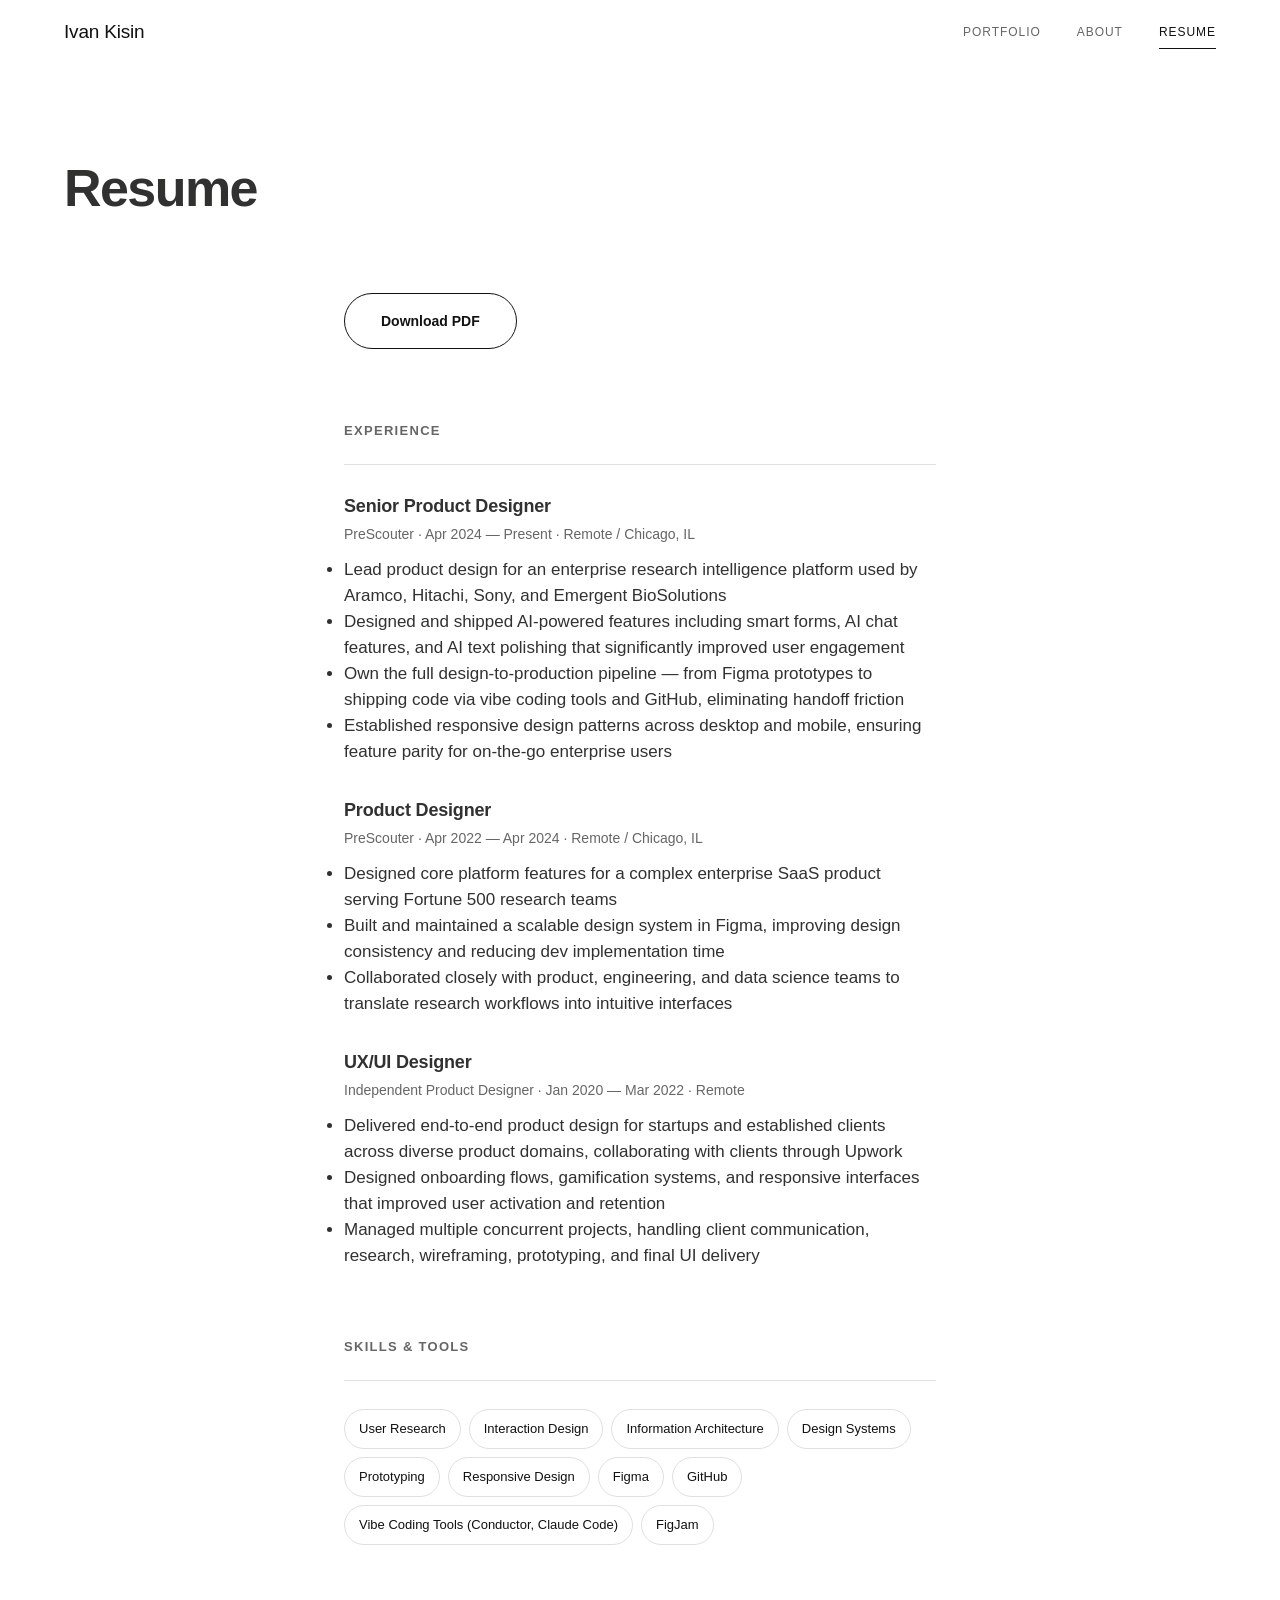
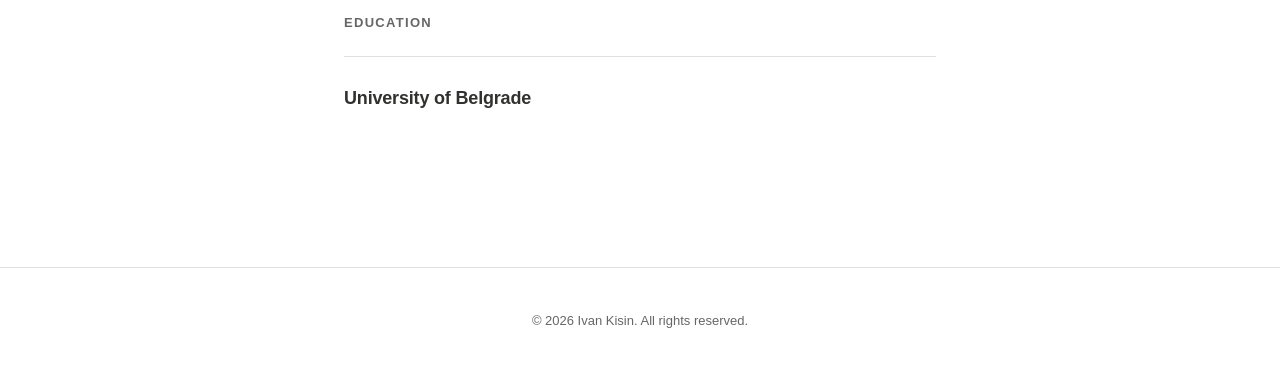
<file: resume.html>
<!DOCTYPE html>
<html lang="en">
<head>
  <meta charset="UTF-8">
  <meta name="viewport" content="width=device-width, initial-scale=1.0">
  <link rel="icon" type="image/png" href="favicon.png">
  <title>Resume — Ivan Kisin</title>
  <link rel="stylesheet" href="styles.css">
  <link rel="preconnect" href="https://fonts.googleapis.com">
  <link rel="preconnect" href="https://fonts.gstatic.com" crossorigin>
  <link href="https://fonts.googleapis.com/css2?family=DM+Sans:ital,wght@0,400;0,500;0,700;1,400&family=Julius+Sans+One&family=Quattrocento:wght@400;700&display=swap" rel="stylesheet">
  <link href="https://api.fontshare.com/v2/css?f[]=satoshi@400,450,500,700&display=swap" rel="stylesheet">
</head>
<body>
  <nav class="nav scrolled">
    <div class="nav-inner">
      <a href="index.html?v=2" class="nav-logo nav-logo-text">Ivan Kisin</a>
      <div class="nav-links">
        <a href="index.html?v=2" class="nav-link">Portfolio</a>
        <a href="about.html?v=2" class="nav-link">About</a>
        <a href="resume.pdf" class="nav-link active" target="_blank" rel="noopener">Resume</a>
      </div>
      <button class="nav-toggle" aria-label="Toggle menu">
        <span></span>
        <span></span>
      </button>
    </div>
  </nav>

  <main>
    <section class="page-header">
      <h1>Resume</h1>
    </section>

    <section class="resume-content">
      <div class="resume-download">
        <a href="resume.pdf" class="btn btn--outline" target="_blank" rel="noopener">Download PDF</a>
      </div>

      <div class="resume-section">
        <h2>Experience</h2>

        <div class="resume-item">
          <h3>Senior Product Designer</h3>
          <p class="resume-meta">PreScouter &middot; Apr 2024 — Present &middot; Remote / Chicago, IL</p>
          <ul>
            <li>Lead product design for an enterprise research intelligence platform used by Aramco, Hitachi, Sony, and Emergent BioSolutions</li>
            <li>Designed and shipped AI-powered features including smart forms, AI chat features, and AI text polishing that significantly improved user engagement</li>
            <li>Own the full design-to-production pipeline — from Figma prototypes to shipping code via vibe coding tools and GitHub, eliminating handoff friction</li>
            <li>Established responsive design patterns across desktop and mobile, ensuring feature parity for on-the-go enterprise users</li>
          </ul>
        </div>

        <div class="resume-item">
          <h3>Product Designer</h3>
          <p class="resume-meta">PreScouter &middot; Apr 2022 — Apr 2024 &middot; Remote / Chicago, IL</p>
          <ul>
            <li>Designed core platform features for a complex enterprise SaaS product serving Fortune 500 research teams</li>
            <li>Built and maintained a scalable design system in Figma, improving design consistency and reducing dev implementation time</li>
            <li>Collaborated closely with product, engineering, and data science teams to translate research workflows into intuitive interfaces</li>
          </ul>
        </div>

        <div class="resume-item">
          <h3>UX/UI Designer</h3>
          <p class="resume-meta">Independent Product Designer &middot; Jan 2020 — Mar 2022 &middot; Remote</p>
          <ul>
            <li>Delivered end-to-end product design for startups and established clients across diverse product domains, collaborating with clients through Upwork</li>
            <li>Designed onboarding flows, gamification systems, and responsive interfaces that improved user activation and retention</li>
            <li>Managed multiple concurrent projects, handling client communication, research, wireframing, prototyping, and final UI delivery</li>
          </ul>
        </div>
      </div>

      <div class="resume-section">
        <h2>Skills &amp; Tools</h2>
        <div class="resume-skills">
          <span class="resume-skill-tag">User Research</span>
          <span class="resume-skill-tag">Interaction Design</span>
          <span class="resume-skill-tag">Information Architecture</span>
          <span class="resume-skill-tag">Design Systems</span>
          <span class="resume-skill-tag">Prototyping</span>
          <span class="resume-skill-tag">Responsive Design</span>
          <span class="resume-skill-tag">Figma</span>
          <span class="resume-skill-tag">GitHub</span>
          <span class="resume-skill-tag">Vibe Coding Tools (Conductor, Claude Code)</span>
          <span class="resume-skill-tag">FigJam</span>
        </div>
      </div>

      <div class="resume-section">
        <h2>Education</h2>

        <div class="resume-item">
          <h3>University of Belgrade</h3>
        </div>
      </div>
    </section>
  </main>

  <footer class="footer">
    <p>&copy; 2026 Ivan Kisin. All rights reserved.</p>
  </footer>

  <script src="script.js"></script>
  <!-- Cloudflare Web Analytics (per-device opt-out: visit ?notrack=1 to exclude this browser) -->
  <script>(function(){try{var p=new URLSearchParams(location.search);if(p.has('notrack')){p.get('notrack')==='0'?localStorage.removeItem('cf-notrack'):localStorage.setItem('cf-notrack','1');}if(localStorage.getItem('cf-notrack')==='1')return;}catch(e){}var s=document.createElement('script');s.defer=true;s.src='https://static.cloudflareinsights.com/beacon.min.js';s.setAttribute('data-cf-beacon','{"token": "cbe772e88ba64865afaca1040e19dfc7"}');document.head.appendChild(s);})();</script>
  <!-- End Cloudflare Web Analytics -->
</body>
</html>
</file>
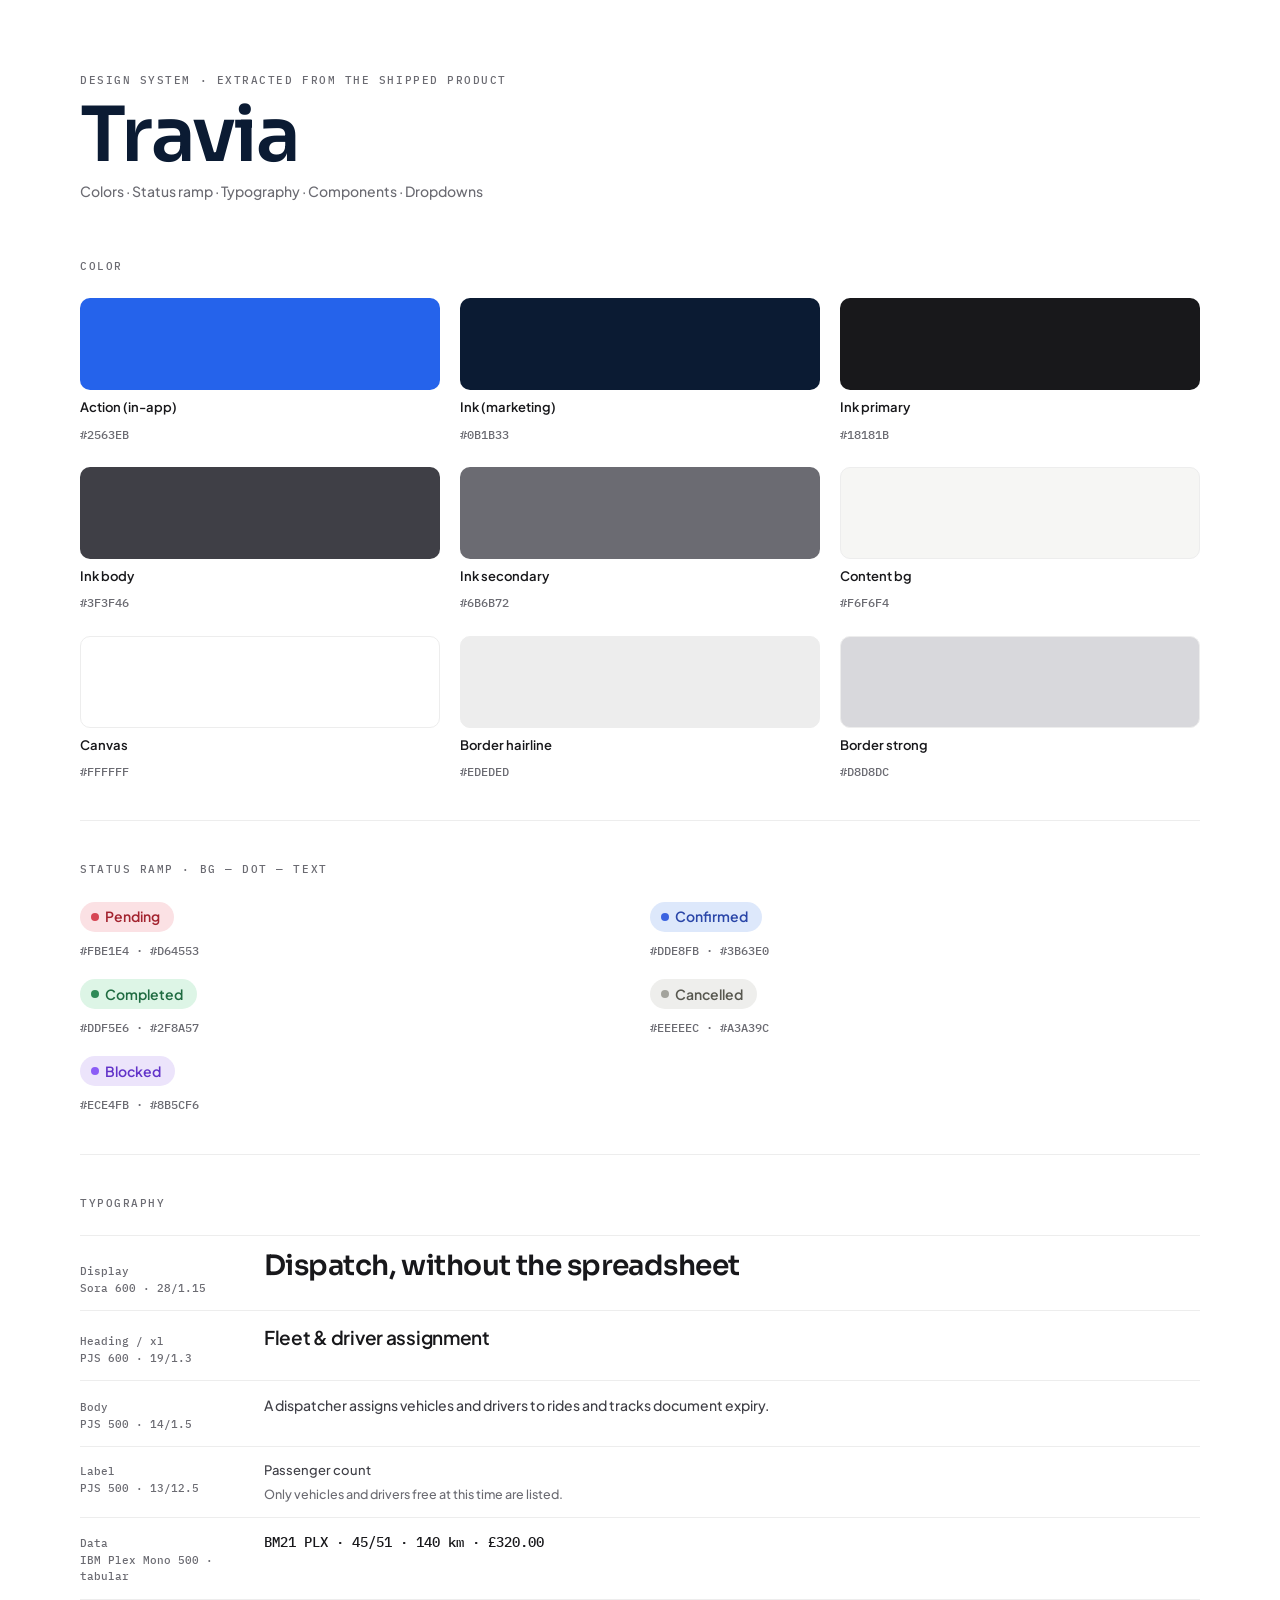
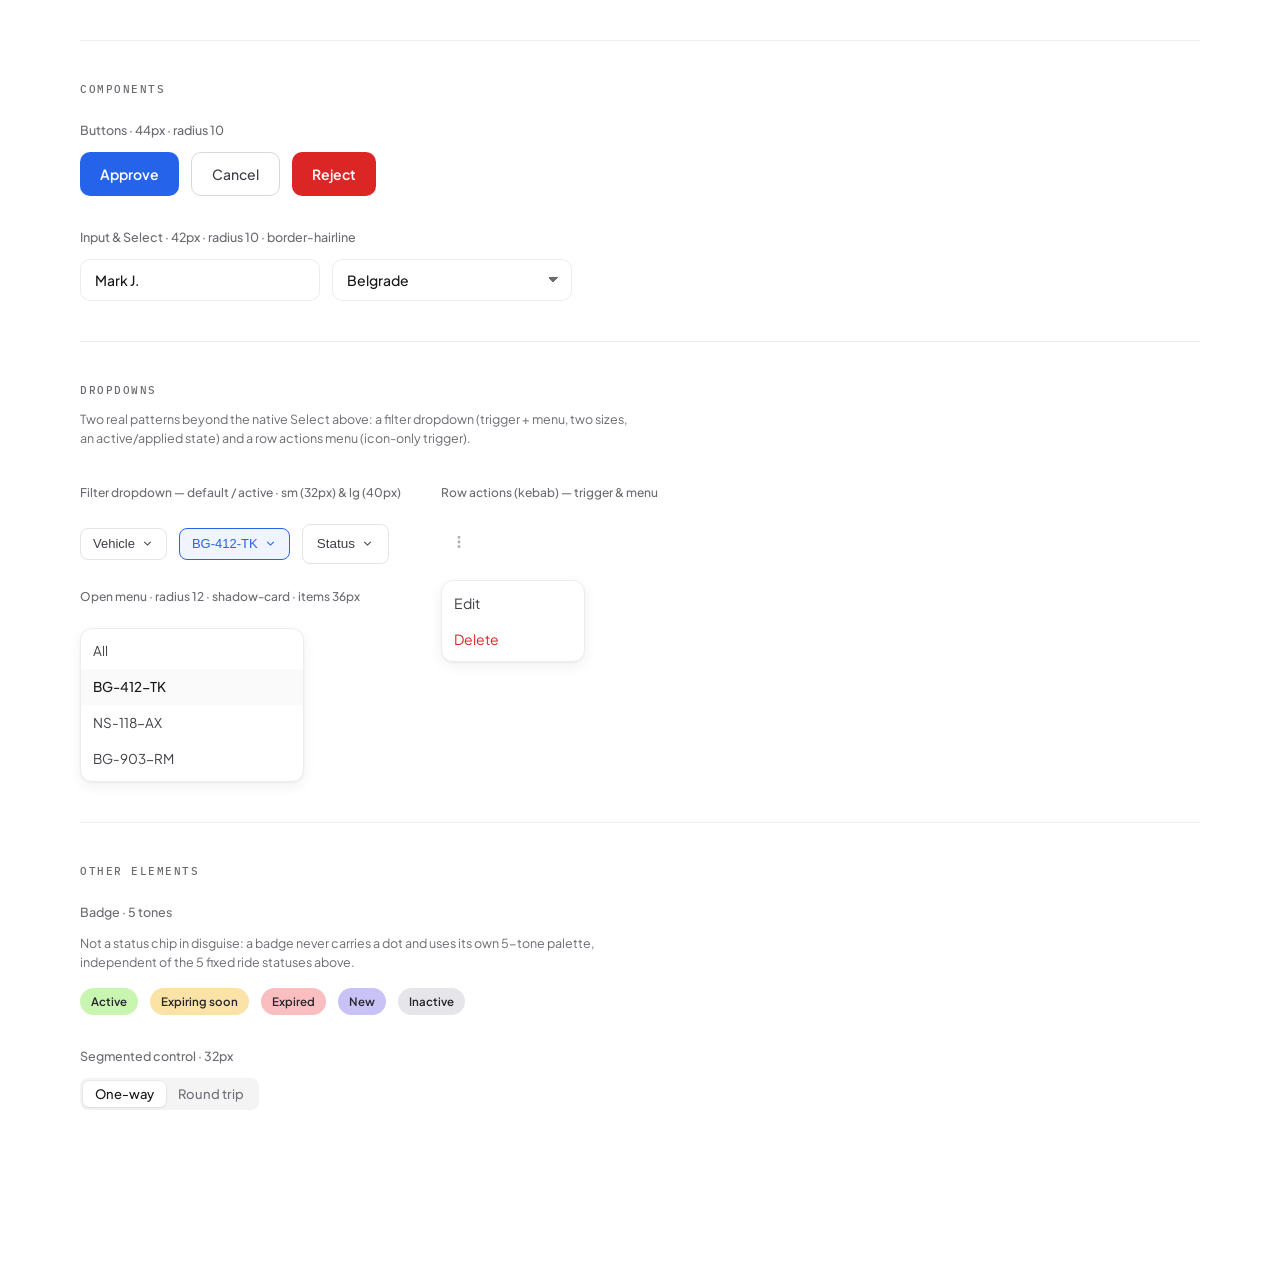
<file: travia-design-system.html>
<!doctype html>
<html lang="en">
<head>
<meta charset="utf-8" />
<meta name="viewport" content="width=device-width, initial-scale=1" />
<title>Travia design system</title>
<link rel="preconnect" href="https://fonts.googleapis.com" />
<link rel="preconnect" href="https://fonts.gstatic.com" crossorigin />
<link
  href="https://fonts.googleapis.com/css2?family=IBM+Plex+Mono:wght@400;500&family=Plus+Jakarta+Sans:wght@400;500;600;700;800&family=Sora:wght@600&display=swap"
  rel="stylesheet"
/>
<style>
  :root {
    /* Color — extracted 1:1 from src/app/globals.css. No dark mode: the
       shipped product has none, so this reference stays single-theme
       rather than inventing one. */
    --action-in-app: #2563eb;
    --action-hover: #1d4ed8;
    --select-tint: #eff4ff;
    --ink-marketing: #0b1b33;
    --ink-primary: #18181b;
    --ink-body: #3f3f46;
    --ink-secondary: #6b6b72;
    --ink-disabled: #a9a9b2;
    --content-bg: #f6f6f4;
    --canvas: #ffffff;
    --border-hairline: #ededed;
    --border-control: #e4e4e7;
    --border-strong: #d8d8dc;
    --destructive: #dc2626;

    --status-pending-bg:   #fbe1e4; --status-pending-dot:   #d64553; --status-pending-text:   #a3232f;
    --status-confirmed-bg: #dde8fb; --status-confirmed-dot: #3b63e0; --status-confirmed-text: #2a46a8;
    --status-completed-bg: #ddf5e6; --status-completed-dot: #2f8a57; --status-completed-text: #1f6b41;
    --status-cancelled-bg: #eeeeec; --status-cancelled-dot: #a3a39c; --status-cancelled-text: #57574f;
    --status-blocked-bg:   #ece4fb; --status-blocked-dot:   #8b5cf6; --status-blocked-text:   #6233c9;

    --chip-positive: #c8f5b0;
    --chip-warning: #fbe3a8;
    --chip-negative: #fbbec0;
    --chip-info: #c9c2f7;
    --chip-neutral: #e6e6ea;
    --chip-ink: #27272b;

    --shadow-card: 0 1px 2px rgba(24, 24, 27, 0.04), 0 4px 14px rgba(24, 24, 27, 0.06);
    color-scheme: light;
  }

  * { box-sizing: border-box; }
  body {
    margin: 0;
    background: var(--canvas);
    color: var(--ink-primary);
    font-family: 'Plus Jakarta Sans', system-ui, sans-serif;
    font-size: 14px;
    line-height: 1.5;
    -webkit-font-smoothing: antialiased;
    padding-left: max(16px, env(safe-area-inset-left, 0px));
    padding-right: max(16px, env(safe-area-inset-right, 0px));
  }

  .page { max-width: 1120px; margin: 0 auto; padding-block: 72px 120px; }

  .page-head { margin-bottom: 56px; }
  .page-eyebrow {
    font-family: 'IBM Plex Mono', monospace;
    font-size: 11px; font-weight: 500;
    letter-spacing: 0.14em; text-transform: uppercase;
    color: var(--ink-secondary);
    margin: 0 0 10px;
  }
  .page-title {
    font-family: Sora, 'Plus Jakarta Sans', sans-serif;
    font-weight: 600;
    font-size: clamp(44px, 7vw, 76px);
    line-height: 0.95;
    letter-spacing: -0.035em;
    color: var(--ink-marketing);
    margin: 0;
    text-wrap: balance;
  }
  .page-sub { margin: 10px 0 0; color: var(--ink-secondary); font-weight: 500; }

  .section { padding: 40px 0; border-top: 1px solid var(--border-hairline); }
  .section:first-of-type { border-top: 0; padding-top: 0; }
  .section-label {
    font-family: 'IBM Plex Mono', monospace;
    font-size: 11px; font-weight: 500;
    letter-spacing: 0.14em; text-transform: uppercase;
    color: var(--ink-secondary);
    margin: 0 0 24px;
  }
  .section-note { margin: -12px 0 24px; font-size: 12.5px; color: var(--ink-secondary); max-width: 560px; }

  /* ---------- Color ---------- */
  .swatch-grid { display: grid; grid-template-columns: repeat(3, 1fr); gap: 24px 20px; }
  .swatch { display: flex; flex-direction: column; gap: 8px; min-width: 0; }
  .swatch-tile { height: 92px; border-radius: 10px; }
  .swatch-tile--bordered { border: 1px solid var(--border-hairline); }
  .swatch-name { font-size: 13px; font-weight: 600; }
  .swatch-hex { font-family: 'IBM Plex Mono', monospace; font-size: 11.5px; font-weight: 500; color: var(--ink-secondary); }

  /* ---------- Status chips ---------- */
  .chip-grid { display: grid; grid-template-columns: repeat(2, 1fr); gap: 20px; }
  .chip-cell { display: flex; flex-direction: column; gap: 10px; align-items: flex-start; min-width: 0; }

  .chip { display: inline-flex; align-items: center; gap: 6px; height: 28px; padding: 0 12px 0 10px; border-radius: 999px; font-size: 13px; font-weight: 600; }
  .chip--lg { height: 30px; padding: 0 14px 0 11px; font-size: 14px; }
  .chip-dot { width: 7px; height: 7px; border-radius: 999px; }
  .chip--lg .chip-dot { width: 8px; height: 8px; }

  .chip--pending   { background: var(--status-pending-bg);   color: var(--status-pending-text); }
  .chip--pending   .chip-dot { background: var(--status-pending-dot); }
  .chip--confirmed { background: var(--status-confirmed-bg); color: var(--status-confirmed-text); }
  .chip--confirmed .chip-dot { background: var(--status-confirmed-dot); }
  .chip--completed { background: var(--status-completed-bg); color: var(--status-completed-text); }
  .chip--completed .chip-dot { background: var(--status-completed-dot); }
  .chip--cancelled { background: var(--status-cancelled-bg); color: var(--status-cancelled-text); }
  .chip--cancelled .chip-dot { background: var(--status-cancelled-dot); }
  .chip--blocked   { background: var(--status-blocked-bg);   color: var(--status-blocked-text); }
  .chip--blocked   .chip-dot { background: var(--status-blocked-dot); }

  /* ---------- Typography ---------- */
  .type-row { display: flex; gap: 24px; padding: 14px 0; border-top: 1px solid var(--border-hairline); align-items: baseline; flex-wrap: wrap; }
  .type-row:last-child { border-bottom: 1px solid var(--border-hairline); }
  .type-meta { flex: 0 0 160px; font-family: 'IBM Plex Mono', monospace; font-size: 11px; font-weight: 500; color: var(--ink-secondary); line-height: 1.5; }
  .type-sample { flex: 1 1 280px; min-width: 0; }

  .t-display { font-family: Sora, sans-serif; font-weight: 600; font-size: 28px; line-height: 1.15; letter-spacing: -0.02em; }
  .t-heading { font-size: 19px; font-weight: 600; line-height: 1.3; letter-spacing: -0.015em; }
  .t-body    { font-size: 14px; font-weight: 500; line-height: 1.5; color: var(--ink-body); }
  .t-label   { display: flex; flex-direction: column; gap: 4px; }
  .t-label-primary   { font-size: 13px;   font-weight: 500; color: var(--ink-body); }
  .t-label-secondary { font-size: 12.5px; font-weight: 500; color: var(--ink-secondary); }
  .t-data    { font-family: 'IBM Plex Mono', monospace; font-size: 14px; font-weight: 500; color: var(--ink-primary); font-variant-numeric: tabular-nums; }

  /* ---------- Components ---------- */
  .component-stack { display: flex; flex-direction: column; gap: 32px; }
  .component-row   { display: flex; flex-direction: column; gap: 12px; }
  .component-label { font-size: 12.5px; font-weight: 500; color: var(--ink-secondary); }
  .component-items { display: flex; gap: 12px; flex-wrap: wrap; align-items: flex-start; }

  .btn { height: 44px; padding: 0 20px; border: 0; border-radius: 10px; font-family: inherit; font-size: 14px; font-weight: 600; cursor: pointer; }
  .btn--primary     { background: var(--action-in-app); color: #fff; }
  .btn--secondary   { background: #fff; color: var(--ink-body); border: 1px solid var(--border-strong); font-weight: 500; }
  .btn--destructive { background: var(--destructive); color: #fff; }

  /* Real shared Input/Select: 42px (not 44), border-hairline (#ededed) —
     a lighter line than the secondary button's border-strong above. */
  .field {
    height: 42px;
    padding: 0 14px;
    border: 1px solid var(--border-hairline);
    border-radius: 10px;
    font-family: inherit;
    font-size: 14px;
    font-weight: 500;
    color: var(--ink-primary);
    background: #fff;
    outline: none;
    max-width: 240px;
    width: 100%;
  }
  select.field { appearance: none; background-image: linear-gradient(45deg, transparent 50%, var(--ink-secondary) 50%), linear-gradient(135deg, var(--ink-secondary) 50%, transparent 50%); background-position: calc(100% - 18px) center, calc(100% - 13px) center; background-size: 5px 5px, 5px 5px; background-repeat: no-repeat; padding-right: 32px; }

  /* ---------- Dropdowns ---------- */
  .dd-trigger {
    display: inline-flex; align-items: center; gap: 6px;
    border-radius: 8px; border: 1px solid var(--border-control);
    font-weight: 500; font-size: 13px; height: 32px; padding: 0 12px;
    color: var(--ink-body); background: #fff;
  }
  .dd-trigger--lg { height: 40px; padding: 0 14px; font-size: 13.5px; }
  .dd-trigger--active { border-color: var(--action-in-app); background: var(--select-tint); color: var(--action-in-app); }
  .dd-chevron { width: 13px; height: 13px; flex-shrink: 0; }

  .dd-panel {
    width: 224px;
    border-radius: 12px;
    border: 1px solid var(--border-hairline);
    background: #fff;
    padding: 4px 0;
    box-shadow: var(--shadow-card);
  }
  .dd-item {
    display: block; width: 100%; text-align: left;
    padding: 0 12px; height: 36px; line-height: 36px;
    font-size: 13.5px; color: var(--ink-body);
    background: none; border: 0; font-family: inherit; cursor: pointer;
  }
  .dd-item--selected { font-weight: 500; color: var(--ink-primary); }
  .dd-item--active-bg { background: #fafafa; }

  .kebab-trigger {
    display: inline-flex; align-items: center; justify-content: center;
    width: 36px; height: 36px; border-radius: 9px;
    color: var(--ink-disabled); background: none; border: 0;
  }
  .kebab-panel { width: 144px; }
  .kebab-item { height: 36px; line-height: 36px; font-size: 14px; color: var(--ink-body); }
  .kebab-item--destructive { color: var(--destructive); }

  .dd-demo { display: flex; gap: 40px; flex-wrap: wrap; align-items: flex-start; }
  .dd-demo-col { display: flex; flex-direction: column; gap: 10px; }
  .dd-demo-caption { font-size: 12px; color: var(--ink-secondary); font-weight: 500; }

  /* ---------- Badge ---------- */
  .badge { display: inline-flex; align-items: center; gap: 5px; white-space: nowrap; border-radius: 999px; padding: 5px 11px; font-size: 11.5px; font-weight: 600; color: var(--chip-ink); }
  .badge--positive { background: var(--chip-positive); }
  .badge--warning  { background: var(--chip-warning); }
  .badge--negative { background: var(--chip-negative); }
  .badge--info     { background: var(--chip-info); }
  .badge--neutral  { background: var(--chip-neutral); }

  /* ---------- Segmented control ---------- */
  .segmented { display: inline-flex; align-items: center; height: 32px; border-radius: 8px; background: #f4f4f5; padding: 3px; }
  .segmented-option { display: flex; align-items: center; height: 100%; border-radius: 6px; padding: 0 12px; font-size: 13px; font-weight: 500; border: 0; background: none; font-family: inherit; color: #71717a; }
  .segmented-option--active { background: #fff; color: #18181b; box-shadow: 0 1px 2px rgba(24,24,27,.08), 0 0 0 1px rgba(24,24,27,.04); }

  @media (max-width: 720px) {
    .swatch-grid { grid-template-columns: repeat(2, 1fr); }
    .chip-grid   { grid-template-columns: 1fr; }
    .type-meta   { flex-basis: 120px; }
  }
</style>
</head>
<body>
<main class="page">
  <header class="page-head">
    <p class="page-eyebrow">Design system · extracted from the shipped product</p>
    <h1 class="page-title">Travia</h1>
    <p class="page-sub">Colors · Status ramp · Typography · Components · Dropdowns</p>
  </header>

  <!-- 1 · Color -->
  <section class="section">
    <p class="section-label">Color</p>
    <div class="swatch-grid">
      <div class="swatch"><div class="swatch-tile" style="background:#2563eb"></div><div class="swatch-name">Action (in-app)</div><div class="swatch-hex">#2563EB</div></div>
      <div class="swatch"><div class="swatch-tile" style="background:#0b1b33"></div><div class="swatch-name">Ink (marketing)</div><div class="swatch-hex">#0B1B33</div></div>
      <div class="swatch"><div class="swatch-tile" style="background:#18181b"></div><div class="swatch-name">Ink primary</div><div class="swatch-hex">#18181B</div></div>
      <div class="swatch"><div class="swatch-tile" style="background:#3f3f46"></div><div class="swatch-name">Ink body</div><div class="swatch-hex">#3F3F46</div></div>
      <div class="swatch"><div class="swatch-tile" style="background:#6b6b72"></div><div class="swatch-name">Ink secondary</div><div class="swatch-hex">#6B6B72</div></div>
      <div class="swatch"><div class="swatch-tile swatch-tile--bordered" style="background:#f6f6f4"></div><div class="swatch-name">Content bg</div><div class="swatch-hex">#F6F6F4</div></div>
      <div class="swatch"><div class="swatch-tile swatch-tile--bordered" style="background:#ffffff"></div><div class="swatch-name">Canvas</div><div class="swatch-hex">#FFFFFF</div></div>
      <div class="swatch"><div class="swatch-tile swatch-tile--bordered" style="background:#ededed"></div><div class="swatch-name">Border hairline</div><div class="swatch-hex">#EDEDED</div></div>
      <div class="swatch"><div class="swatch-tile swatch-tile--bordered" style="background:#d8d8dc"></div><div class="swatch-name">Border strong</div><div class="swatch-hex">#D8D8DC</div></div>
    </div>
  </section>

  <!-- 2 · Status ramp -->
  <section class="section">
    <p class="section-label">Status ramp · bg — dot — text</p>
    <div class="chip-grid">
      <div class="chip-cell"><span class="chip chip--lg chip--pending"><span class="chip-dot"></span>Pending</span><div class="swatch-hex">#FBE1E4 · #D64553</div></div>
      <div class="chip-cell"><span class="chip chip--lg chip--confirmed"><span class="chip-dot"></span>Confirmed</span><div class="swatch-hex">#DDE8FB · #3B63E0</div></div>
      <div class="chip-cell"><span class="chip chip--lg chip--completed"><span class="chip-dot"></span>Completed</span><div class="swatch-hex">#DDF5E6 · #2F8A57</div></div>
      <div class="chip-cell"><span class="chip chip--lg chip--cancelled"><span class="chip-dot"></span>Cancelled</span><div class="swatch-hex">#EEEEEC · #A3A39C</div></div>
      <div class="chip-cell"><span class="chip chip--lg chip--blocked"><span class="chip-dot"></span>Blocked</span><div class="swatch-hex">#ECE4FB · #8B5CF6</div></div>
    </div>
  </section>

  <!-- 3 · Typography -->
  <section class="section">
    <p class="section-label">Typography</p>
    <div>
      <div class="type-row"><div class="type-meta">Display<br>Sora 600 · 28/1.15</div><div class="type-sample t-display">Dispatch, without the spreadsheet</div></div>
      <div class="type-row"><div class="type-meta">Heading / xl<br>PJS 600 · 19/1.3</div><div class="type-sample t-heading">Fleet &amp; driver assignment</div></div>
      <div class="type-row"><div class="type-meta">Body<br>PJS 500 · 14/1.5</div><div class="type-sample t-body">A dispatcher assigns vehicles and drivers to rides and tracks document expiry.</div></div>
      <div class="type-row"><div class="type-meta">Label<br>PJS 500 · 13/12.5</div><div class="type-sample t-label"><div class="t-label-primary">Passenger count</div><div class="t-label-secondary">Only vehicles and drivers free at this time are listed.</div></div></div>
      <div class="type-row"><div class="type-meta">Data<br>IBM Plex Mono 500 · tabular</div><div class="type-sample t-data">BM21 PLX · 45/51 · 140 km · £320.00</div></div>
    </div>
  </section>

  <!-- 4 · Components -->
  <section class="section">
    <p class="section-label">Components</p>
    <div class="component-stack">
      <div class="component-row">
        <div class="component-label">Buttons · 44px · radius 10</div>
        <div class="component-items">
          <button type="button" class="btn btn--primary">Approve</button>
          <button type="button" class="btn btn--secondary">Cancel</button>
          <button type="button" class="btn btn--destructive">Reject</button>
        </div>
      </div>

      <div class="component-row">
        <div class="component-label">Input &amp; Select · 42px · radius 10 · border-hairline</div>
        <div class="component-items">
          <input type="text" value="Mark J." placeholder="Driver name" class="field" />
          <select class="field">
            <option>Belgrade</option>
            <option>Novi Sad</option>
          </select>
        </div>
      </div>
    </div>
  </section>

  <!-- 5 · Dropdowns -->
  <section class="section">
    <p class="section-label">Dropdowns</p>
    <p class="section-note">Two real patterns beyond the native Select above: a filter dropdown (trigger + menu, two sizes, an active/applied state) and a row actions menu (icon-only trigger).</p>
    <div class="dd-demo">
      <div class="dd-demo-col">
        <p class="dd-demo-caption">Filter dropdown — default / active · sm (32px) &amp; lg (40px)</p>
        <div class="component-items" style="align-items:center;">
          <button type="button" class="dd-trigger">Vehicle <svg class="dd-chevron" viewBox="0 0 24 24" fill="none" stroke="currentColor" stroke-width="1.9"><path d="M6 9l6 6 6-6"/></svg></button>
          <button type="button" class="dd-trigger dd-trigger--active">BG-412-TK <svg class="dd-chevron" viewBox="0 0 24 24" fill="none" stroke="currentColor" stroke-width="1.9"><path d="M6 9l6 6 6-6"/></svg></button>
          <button type="button" class="dd-trigger dd-trigger--lg">Status <svg class="dd-chevron" viewBox="0 0 24 24" fill="none" stroke="currentColor" stroke-width="1.9"><path d="M6 9l6 6 6-6"/></svg></button>
        </div>
        <p class="dd-demo-caption" style="margin-top:14px;">Open menu · radius 12 · shadow-card · items 36px</p>
        <div class="dd-panel">
          <button type="button" class="dd-item">All</button>
          <button type="button" class="dd-item dd-item--selected dd-item--active-bg">BG-412-TK</button>
          <button type="button" class="dd-item">NS-118-AX</button>
          <button type="button" class="dd-item">BG-903-RM</button>
        </div>
      </div>

      <div class="dd-demo-col">
        <p class="dd-demo-caption">Row actions (kebab) — trigger &amp; menu</p>
        <button type="button" class="kebab-trigger" aria-label="Actions">
          <svg width="16" height="16" viewBox="0 0 24 24" fill="none" stroke="currentColor" stroke-width="1.9"><circle cx="12" cy="5" r="1.2"/><circle cx="12" cy="12" r="1.2"/><circle cx="12" cy="19" r="1.2"/></svg>
        </button>
        <div class="dd-panel kebab-panel" style="margin-top:10px;">
          <button type="button" class="dd-item kebab-item">Edit</button>
          <button type="button" class="dd-item kebab-item kebab-item--destructive">Delete</button>
        </div>
      </div>
    </div>
  </section>

  <!-- 6 · Other elements -->
  <section class="section">
    <p class="section-label">Other elements</p>
    <div class="component-stack">
      <div class="component-row">
        <div class="component-label">Badge · 5 tones</div>
        <p class="section-note" style="margin:0 0 4px;">Not a status chip in disguise: a badge never carries a dot and uses its own 5-tone palette, independent of the 5 fixed ride statuses above.</p>
        <div class="component-items">
          <span class="badge badge--positive">Active</span>
          <span class="badge badge--warning">Expiring soon</span>
          <span class="badge badge--negative">Expired</span>
          <span class="badge badge--info">New</span>
          <span class="badge badge--neutral">Inactive</span>
        </div>
      </div>

      <div class="component-row">
        <div class="component-label">Segmented control · 32px</div>
        <div class="component-items">
          <div class="segmented">
            <button type="button" class="segmented-option segmented-option--active">One-way</button>
            <button type="button" class="segmented-option">Round trip</button>
          </div>
        </div>
      </div>
    </div>
  </section>
</main>
  <!-- Cloudflare Web Analytics (per-device opt-out: visit ?notrack=1 to exclude this browser) -->
  <script>(function(){try{var p=new URLSearchParams(location.search);if(p.has('notrack')){p.get('notrack')==='0'?localStorage.removeItem('cf-notrack'):localStorage.setItem('cf-notrack','1');}if(localStorage.getItem('cf-notrack')==='1')return;}catch(e){}var s=document.createElement('script');s.defer=true;s.src='https://static.cloudflareinsights.com/beacon.min.js';s.setAttribute('data-cf-beacon','{"token": "cbe772e88ba64865afaca1040e19dfc7"}');document.head.appendChild(s);})();</script>
  <!-- End Cloudflare Web Analytics -->
</body>
</html>
</file>
<file: styles.css>
/* ============================================
   Ivan Kisin — Portfolio
   Minimal single-column layout inspired by lolajiang.com
   ============================================ */

:root {
  --color-black: #111;
  --color-white: #fff;
  --color-gray-light: #f5f5f5;
  --color-gray-mid: #666;
  --color-gray-border: #e0e0e0;
  --font-heading: 'Satoshi', -apple-system, BlinkMacSystemFont, 'Segoe UI', sans-serif;
  --font-nav: 'Satoshi', -apple-system, BlinkMacSystemFont, 'Segoe UI', sans-serif;
  --font-body: 'Satoshi', -apple-system, BlinkMacSystemFont, 'Segoe UI', sans-serif;
  --color-text: rgb(49, 49, 47);
  --color-text-muted: rgb(88, 88, 87);
  --nav-height: 64px;
  --content-width: 1080px;
  --container-width: 1440px;
  --container-padding: clamp(24px, 5vw, 80px);
  --transition: 0.3s ease;
}

/* Reset */
*, *::before, *::after {
  margin: 0;
  padding: 0;
  box-sizing: border-box;
}

html {
  scroll-behavior: smooth;
  -webkit-font-smoothing: antialiased;
  -moz-osx-font-smoothing: grayscale;
  overflow-x: clip;
}

body {
  font-family: var(--font-body);
  font-weight: 400;
  color: var(--color-text);
  background: var(--color-white);
  line-height: 26px;
  font-size: 17px;
  overflow-x: clip;
}

h1, h2, h3, h4, h5, h6 {
  color: var(--color-text);
}

h2 {
  font-family: var(--font-heading);
  font-weight: 500;
  font-size: 39px;
  line-height: 43px;
  letter-spacing: -0.01em;
}

img {
  display: block;
  max-width: 100%;
  height: auto;
}

a {
  color: inherit;
  text-decoration: none;
}

h2, h3, h4, h5, h6,
.btn, .project-link,
.resume-skill-tag, .resume-meta, .case-study-back, .case-study-next {
  font-family: var(--font-heading);
}

h1 {
  font-family: var(--font-body);
}

.nav-logo, .nav-link {
  font-family: var(--font-nav);
}

/* ---- Page loader (covers site until hero video is buffered) ---- */
.page-loader {
  position: fixed;
  inset: 0;
  z-index: 2000;
  background: #fafafa;
  display: flex;
  align-items: center;
  justify-content: center;
  transition: opacity 0.5s ease;
}

.page-loader.is-loaded {
  opacity: 0;
  pointer-events: none;
}

/* Keep page content hidden until the loader is gone */
body.is-loading > *:not(.page-loader) {
  opacity: 0;
}

/* During hero-video intro: hide everything outside the hero so the video
   plays as the sole focus. Removed when video ends (typewriter starts). */
body.intro-playing {
  overflow: hidden;
}
body.intro-playing > .nav,
body.intro-playing > .social-fixed,
body.intro-playing > main > :not(.hero):not(script),
body.intro-playing > footer,
body.intro-playing .hero-scroll {
  opacity: 0;
  pointer-events: none;
}
.nav,
.social-fixed,
.projects,
footer,
.hero-scroll {
  transition: opacity 800ms ease;
}

body > *:not(.page-loader) {
  transition: opacity 0.5s ease;
}

.page-loader-logo {
  height: 24px;
  width: auto;
  animation: loaderPulse 1.4s ease-in-out infinite;
}

@keyframes loaderPulse {
  0%, 100% { transform: scale(0.9); opacity: 0.6; }
  50% { transform: scale(1); opacity: 1; }
}

/* ---- Navigation ---- */
.nav {
  position: fixed;
  top: 0;
  left: 0;
  right: 0;
  height: var(--nav-height);
  background: transparent;
  z-index: 1000;
  transition: background var(--transition);
}

.nav.scrolled {
  background: rgba(255, 255, 255, 0.97);
  backdrop-filter: blur(8px);
  -webkit-backdrop-filter: blur(8px);
}

.nav-inner {
  max-width: var(--container-width);
  margin: 0 auto;
  padding: 0 var(--container-padding);
  height: 100%;
  display: flex;
  align-items: center;
  justify-content: space-between;
}

.nav-logo {
  display: flex;
  align-items: center;
}

.nav-logo-img {
  height: 24px;
  width: auto;
}

.nav-logo-text {
  font-family: 'Satoshi', sans-serif;
  font-size: 19px;
  font-weight: 450;
  line-height: normal;
  letter-spacing: -0.01em;
  color: rgb(17, 17, 17);
}

.nav-links {
  display: flex;
  gap: 36px;
}

.nav-link {
  font-size: 12px;
  font-weight: 400;
  text-transform: uppercase;
  letter-spacing: 0.08em;
  color: var(--color-gray-mid);
  transition: color var(--transition);
  position: relative;
}

.nav-link::after {
  content: '';
  position: absolute;
  bottom: -4px;
  left: 0;
  width: 0;
  height: 1px;
  background: var(--color-black);
  transition: width var(--transition);
}

.nav-link:hover,
.nav-link.active {
  color: var(--color-black);
}

.nav-link.active::after {
  width: 100%;
}

/* Mobile toggle */
.nav-toggle {
  display: none;
  background: none;
  border: none;
  cursor: pointer;
  width: 24px;
  height: 18px;
  position: relative;
  z-index: 1001;
}

.nav-toggle span {
  display: block;
  width: 100%;
  height: 2px;
  background: var(--color-black);
  position: absolute;
  left: 0;
  transition: all var(--transition);
}

.nav-toggle span:first-child { top: 3px; }
.nav-toggle span:last-child { bottom: 3px; }

.nav-toggle.open span:first-child {
  top: 50%;
  transform: translateY(-50%) rotate(45deg);
}

.nav-toggle.open span:last-child {
  bottom: 50%;
  transform: translateY(50%) rotate(-45deg);
}

/* ---- Fixed Social Icons (bottom right) ---- */
.social-fixed {
  position: fixed;
  bottom: 32px;
  right: max(40px, calc((100vw - 1440px) / 2 + 40px));
  display: flex;
  gap: 16px;
  z-index: 1001;
}

.social-fixed-icon {
  position: relative;
  display: inline-flex;
  align-items: center;
  justify-content: center;
  color: var(--color-gray-mid);
  transition: color var(--transition);
}

.social-fixed-icon:hover {
  color: var(--color-black);
}

.social-fixed-tooltip {
  position: absolute;
  bottom: calc(100% + 10px);
  right: 0;
  background: var(--color-black);
  color: var(--color-white);
  padding: 8px 14px;
  border-radius: 8px;
  font-size: 13px;
  font-weight: 500;
  letter-spacing: 0.01em;
  line-height: 1.2;
  white-space: nowrap;
  opacity: 0;
  transform: translateY(4px);
  pointer-events: none;
  transition: opacity 0.12s ease, transform 0.12s ease;
}

.social-fixed-tooltip.is-visible {
  opacity: 0.92;
  transform: translateY(0);
}

@media (hover: none) {
  .social-fixed-tooltip,
  .prescouter-preview {
    display: none !important;
  }
}


.social-icon-success {
  display: none;
}

.social-fixed-icon.is-copied {
  color: var(--color-black);
}

.social-fixed-icon.is-copied .social-icon-default {
  display: none;
}

.social-fixed-icon.is-copied .social-icon-success {
  display: block;
}

/* ---- Hero (full viewport, plain grey background) ---- */
.hero {
  position: relative;
  width: 100%;
  height: 100vh;
  height: 100dvh;
  display: flex;
  flex-direction: column;
  align-items: center;
  justify-content: center;
  overflow: hidden;
  background-color: #f2f2f2;
}

/* Hero intro scribble — a short looping/playing video centered behind the
   text. Smoothly fades out when playback ends; typewriter takes over. */
/* Lottie sits inside .hero-content, anchored to overlay the h1 — "Hello"
   visually swaps with "Ivan Kisin" in the same spot. Vertical anchor uses
   1em (= one line of h1's font) so the centre lines up across viewport
   sizes regardless of the clamp on h1 font-size. */
.hero-content {
  position: relative;
  z-index: 2;
  text-align: center;
  max-width: 900px;
  padding: 0 24px;
  display: flex;
  flex-direction: column;
  align-items: center;
}

.hero .hero-line {
  display: block;
  white-space: nowrap;
}

/* Framer-style reveal: fade in + slide up + blur clears, staggered. */
@keyframes heroReveal {
  from { opacity: 0; transform: translateY(28px); filter: blur(8px); }
  to   { opacity: 1; transform: translateY(0);    filter: blur(0); }
}
.hero-content h1,
.hero-content .hero-tagline,
.hero-content .hero-logo {
  opacity: 0;
  transform: translateY(28px);
  filter: blur(8px);
  will-change: opacity, transform, filter;
}
.hero-content[data-state="revealing"] .hero-logo {
  animation: heroReveal 0.9s cubic-bezier(0.2, 0.6, 0.2, 1) 0s forwards;
}
.hero-content[data-state="revealing"] h1 {
  animation: heroReveal 0.9s cubic-bezier(0.2, 0.6, 0.2, 1) 0.4s forwards;
}
.hero-content[data-state="revealing"] .hero-tagline {
  animation: heroReveal 0.9s cubic-bezier(0.2, 0.6, 0.2, 1) 0.7s forwards;
}
/* Home logo mark — the video is masked by the logo silhouette so the
   video only shows through the logo's opaque pixels. The mask is
   stretched to a square box so the shape reads as more square than
   the source PNG's native 1952x2160 aspect. */
.hero-logo {
  width: 106px;
  aspect-ratio: 20 / 21;
  margin-bottom: 28px;
  -webkit-mask-image: url('/assets/logo.png');
          mask-image: url('/assets/logo.png');
  -webkit-mask-size: 100% 100%;
          mask-size: 100% 100%;
  -webkit-mask-repeat: no-repeat;
          mask-repeat: no-repeat;
  -webkit-mask-position: center;
          mask-position: center;
  overflow: hidden;
}
.hero-logo video {
  width: 100%;
  height: 100%;
  object-fit: cover;
  display: block;
}
@media (prefers-reduced-motion: reduce) {
  .hero-content h1,
  .hero-content .hero-tagline,
  .hero-content .hero-logo { opacity: 1; transform: none; filter: none; animation: none; }
}

.hero h1 {
  font-size: clamp(36px, 4.5vw, 55px);
  font-weight: 500;
  letter-spacing: -0.02em;
  line-height: 1.24;
  margin-bottom: 24px;
  color: rgb(49, 49, 47);
  position: relative;
}

.hero-tagline {
  font-size: 18px;
  font-weight: 400;
  line-height: 27px;
  color: rgb(88, 88, 87);
  position: relative;
  z-index: 5;
  max-width: none;
}

.prescouter-link {
  position: relative;
  display: inline-block;
  color: #222;
  text-decoration: none;
  font-weight: 500;
}

.prescouter-link::after {
  content: "";
  position: absolute;
  left: 0;
  right: 0;
  bottom: 1px;
  height: 1px;
  background: currentColor;
  transform: scaleX(0);
  transform-origin: left center;
  transition: transform 0.32s cubic-bezier(0.2, 0.6, 0.2, 1);
  pointer-events: none;
}

.prescouter-link:hover::after,
.prescouter-link:focus-visible::after {
  transform: scaleX(1);
}

.prescouter-preview {
  --preview-shift-x: 72px;
  position: absolute;
  top: calc(100% + 16px);
  left: 50%;
  width: 340px;
  padding: 6px;
  background: var(--color-white);
  border: 1px solid var(--color-gray-border);
  border-radius: 10px;
  box-shadow:
    0 1px 2px rgba(0, 0, 0, 0.06),
    0 8px 16px rgba(0, 0, 0, 0.08),
    0 24px 48px rgba(0, 0, 0, 0.18);
  opacity: 0;
  transform: translate(calc(-50% + var(--preview-shift-x)), -6px);
  pointer-events: none;
  transition: opacity 0.18s ease, transform 0.18s ease;
  z-index: 1000;
}

.prescouter-preview img {
  display: block;
  width: 100%;
  height: auto;
  border-radius: 6px;
}

.prescouter-link:hover .prescouter-preview,
.prescouter-link:focus-visible .prescouter-preview {
  opacity: 1;
  transform: translate(calc(-50% + var(--preview-shift-x)), 0);
  animation: prescouter-float 4s ease-in-out 0.18s infinite;
}

@keyframes prescouter-float {
  0%, 100% {
    transform: translate(calc(-50% + var(--preview-shift-x)), 0);
  }
  50% {
    transform: translate(calc(-50% + var(--preview-shift-x)), -6px);
  }
}

@media (prefers-reduced-motion: reduce) {
  .prescouter-link:hover .prescouter-preview,
  .prescouter-link:focus-visible .prescouter-preview {
    animation: none;
  }
}

.prescouter-preview.is-cursor-follow {
  top: 0;
  left: 0;
  transform: translate(var(--cx, 0px), var(--cy, 0px));
  transition: opacity 0.18s ease;
  will-change: transform;
}

.prescouter-link:hover .prescouter-preview.is-cursor-follow,
.prescouter-link:focus-visible .prescouter-preview.is-cursor-follow {
  transform: translate(var(--cx, 0px), var(--cy, 0px));
  animation: none;
}



.hero-scroll {
  position: absolute;
  bottom: 48px;
  left: 50%;
  transform: translateX(-50%);
  z-index: 1;
  color: var(--color-black);
  opacity: 0.6;
  transition: opacity var(--transition);
  animation: gentleBounce 2.5s ease-in-out infinite;
}

.hero-scroll:hover {
  opacity: 1;
}

@keyframes gentleBounce {
  0%, 100% { transform: translateX(-50%) translateY(0); }
  50% { transform: translateX(-50%) translateY(8px); }
}

/* ---- Projects (two-column: text left, image right) ---- */
.projects {
  display: flex;
  flex-direction: column;
}

.project {
  display: grid;
  grid-template-columns: 2fr 3fr;
  gap: 60px;
  align-items: center;
  padding: 80px var(--container-padding);
  max-width: var(--container-width);
  margin: 0 auto;
  width: 100%;
}

.project-section {
  padding: 0;
}

.project-section:nth-child(even) {
  background: var(--color-gray-light);
}

.project-section:nth-child(odd) {
  background: var(--color-white);
}

.project--reverse {
  grid-template-columns: 3fr 2fr;
}

.project--reverse .project-image-link {
  order: -1;
}

.project-text {
  display: flex;
  flex-direction: column;
  justify-content: center;
}

.project-text-inner {
  padding-left: 24px;
  border-left: 1px solid var(--color-black);
  margin-bottom: 28px;
}

.project-eyebrow {
  display: block;
  font-family: var(--font-body);
  font-size: 13px;
  font-weight: 500;
  letter-spacing: 0.06em;
  text-transform: uppercase;
  color: #1E90FF;
  margin-bottom: 10px;
}

.case-card-row.case-card-row--article {
  grid-template-columns: 1fr 1fr;
  padding-top: 0;
}

.case-card.case-card--article {
  position: relative;
  overflow: hidden;
  color: #fff;
  background: #111;
  padding: 20px 24px;
  aspect-ratio: auto;
  min-height: 0;
  height: fit-content;
  width: 100%;
  align-self: start;
}

.case-card-article-inner {
  position: relative;
  z-index: 1;
  display: flex;
  flex-direction: column;
  align-items: flex-start;
  gap: 6px;
}

.case-card-medium-logo {
  align-self: flex-start;
  height: 14px;
  width: auto;
  display: block;
}

.case-card--article .case-card-title {
  font-size: 22px;
  line-height: 1.25;
  max-width: 640px;
  margin: 0;
}

.case-card--article .case-card-bg-video {
  position: absolute;
  inset: 0;
  width: 100%;
  height: 100%;
  object-fit: cover;
  z-index: 0;
  pointer-events: none;
}

.case-card--article .case-card-title {
  color: #ffffff;
  text-shadow: 0 1px 20px rgba(0, 0, 0, 0.35);
}

.project-text h2 {
  font-family: var(--font-heading);
  font-size: 39px;
  font-weight: 500;
  letter-spacing: -0.01em;
  line-height: 43px;
  margin-bottom: 20px;
  color: var(--color-text);
}

.project-desc {
  font-family: var(--font-body);
  font-size: 17px;
  font-weight: 400;
  color: var(--color-text);
  line-height: 26px;
}

.project-btn {
  display: inline-block;
  padding: 10px 24px;
  border-radius: 999px;
  margin-left: 24px;
  font-family: var(--font-body);
  font-size: 13px;
  color: var(--color-black);
  border: 1px solid var(--color-black);
  transition: all var(--transition);
  align-self: flex-start;
}

.project-btn:hover {
  background: var(--color-black);
  color: var(--color-white);
}

.project-image-link {
  display: block;
  overflow: hidden;
  border-radius: 8px;
  max-width: 90%;
  margin: 0 auto;
  box-shadow: 0 4px 20px rgba(0, 0, 0, 0.08), 0 1px 6px rgba(0, 0, 0, 0.04);
}

.project-section:nth-child(3) .project-image-link {
  box-shadow: 0 4px 20px rgba(0, 0, 0, 0.08), 0 1px 6px rgba(0, 0, 0, 0.04);
}

.project-image {
  display: block;
  width: 100%;
  aspect-ratio: 3 / 2;
  object-fit: cover;
  object-position: center;
  transition: transform 0.5s ease;
}

.project-image-link:hover .project-image {
  transform: scale(1.02);
}

.case-card-row {
  display: grid;
  grid-template-columns: 1fr 1fr;
  gap: 16px;
  padding: 16px;
  width: 100%;
}

.case-card {
  display: flex;
  flex-direction: column;
  padding: 40px 40px 0;
  border: none;
  border-radius: 16px;
  outline: none;
  overflow: hidden;
  aspect-ratio: 5 / 4;
  color: var(--color-text);
  text-decoration: none;
  transition: transform var(--transition);
}

.case-card:hover {
  transform: translateY(-4px);
}

.case-card:focus,
.case-card:focus-visible,
.case-card:active {
  outline: none;
}

.case-card--travia {
  position: relative;
  overflow: hidden;
  background: #0a0f2a;
  padding: 40px;
  color: #ffffff;
  display: flex;
  flex-direction: column;
  align-items: flex-start;
  justify-content: flex-end;
}

.case-card--travia .case-card-bg-image {
  position: absolute;
  inset: 0;
  width: 100%;
  height: 100%;
  object-fit: cover;
  z-index: 0;
  pointer-events: none;
}

.case-card--travia::after {
  content: '';
  position: absolute;
  inset: 0;
  background: linear-gradient(180deg, rgba(0, 0, 0, 0.0) 55%, rgba(0, 0, 0, 0.6) 100%);
  z-index: 1;
  pointer-events: none;
}

.case-card-travia-inner {
  position: relative;
  z-index: 2;
  width: 100%;
}

.case-card--travia .case-card-travia-eyebrow {
  font-family: var(--font-body, 'DM Sans', sans-serif);
  font-size: 13px;
  font-weight: 600;
  letter-spacing: 0.16em;
  text-transform: uppercase;
  margin: 0 0 8px;
  color: rgba(255, 255, 255, 0.92);
  text-shadow: 0 2px 10px rgba(0, 0, 0, 0.55);
}

.case-card--travia .case-card-travia-tagline {
  font-family: var(--font-heading);
  font-size: 26px;
  font-weight: 500;
  letter-spacing: -0.01em;
  line-height: 1.2;
  margin: 0;
  color: #ffffff;
  max-width: 85%;
  text-shadow: 0 2px 16px rgba(0, 0, 0, 0.7);
}

@media (max-width: 720px) {
  .case-card--travia {
    padding: 24px;
  }
  .case-card-travia-tagline {
    font-size: 20px;
  }
}

.case-card--sottovoce {
  position: relative;
  overflow: hidden;
  background: #8E7CC3;
  padding: 40px;
  color: #ffffff;
  display: flex;
  flex-direction: column;
  align-items: flex-start;
  justify-content: flex-end;
}

.case-card--sottovoce .case-card-bg-image {
  position: absolute;
  inset: 0;
  width: 100%;
  height: 100%;
  object-fit: cover;
  object-position: center top;
  z-index: 0;
  pointer-events: none;
}

.case-card--sottovoce::after {
  content: '';
  position: absolute;
  inset: 0;
  background: linear-gradient(180deg, rgba(31, 24, 46, 0.0) 48%, rgba(31, 24, 46, 0.72) 100%);
  z-index: 1;
  pointer-events: none;
}

.case-card-sottovoce-inner {
  position: relative;
  z-index: 2;
  width: 100%;
}

.case-card--sottovoce .case-card-sottovoce-eyebrow {
  font-family: var(--font-body, 'DM Sans', sans-serif);
  font-size: 13px;
  font-weight: 600;
  letter-spacing: 0.16em;
  text-transform: uppercase;
  margin: 0 0 8px;
  color: rgba(255, 255, 255, 0.92);
  text-shadow: 0 2px 10px rgba(0, 0, 0, 0.55);
}

.case-card--sottovoce .case-card-sottovoce-tagline {
  font-family: var(--font-heading);
  font-size: 28px;
  font-weight: 600;
  letter-spacing: -0.01em;
  line-height: 1.15;
  margin: 0;
  color: #ffffff;
  max-width: 88%;
  text-shadow: 0 2px 16px rgba(0, 0, 0, 0.6);
}

@media (max-width: 720px) {
  .case-card--sottovoce { padding: 24px; }
  .case-card--sottovoce .case-card-sottovoce-tagline { font-size: 21px; }
}

.case-card--feedback {
  background: #1E90FF url('images/feedback-cover-bg.jpg') center/cover no-repeat;
}

.case-card--feedback .case-card-title {
  color: #ffffff;
}

.case-card--radar {
  background: #7A5548;
  padding-right: 0;
}

.case-card--radar .case-card-title {
  color: #F5EFEA;
  padding-right: 40px;
}

.case-card--radar .case-card-image {
  object-position: right bottom;
  padding-left: 0;
  transform: scale(1.35);
  transform-origin: 100% 100%;
}

.case-card-title {
  font-family: var(--font-heading);
  font-size: 26px;
  font-weight: 500;
  letter-spacing: -0.01em;
  line-height: 1.2;
  margin: 0;
  color: var(--color-text);
}

.case-card-image {
  display: block;
  width: 100%;
  flex: 1;
  min-height: 0;
  margin-top: 24px;
  object-fit: contain;
  object-position: bottom center;
}

/* ---- Coaching Page ---- */
.page-header {
  padding: 160px var(--container-padding) 60px;
  max-width: var(--container-width);
  margin: 0 auto;
}

.page-header h1 {
  font-size: clamp(36px, 5vw, 52px);
  font-weight: 700;
  letter-spacing: -0.03em;
  line-height: 1.1;
  margin-bottom: 16px;
}

.page-header p {
  font-size: clamp(16px, 2vw, 18px);
  color: var(--color-gray-mid);
  max-width: 580px;
  line-height: 1.65;
}

.coaching-content {
  max-width: var(--container-width);
  margin: 0 auto;
  padding: 0 var(--container-padding) 100px;
}

.coaching-grid {
  display: grid;
  grid-template-columns: repeat(auto-fit, minmax(280px, 1fr));
  gap: 32px;
  margin-bottom: 60px;
}

.coaching-grid--stacked {
  grid-template-columns: 1fr;
  max-width: 560px;
  margin-left: auto;
  margin-right: auto;
}

.coaching-card {
  padding: 36px;
  border: 1px solid var(--color-gray-border);
  border-radius: 4px;
  transition: border-color var(--transition);
}

.coaching-card:hover {
  border-color: var(--color-black);
}

.coaching-card h3 {
  font-size: 20px;
  font-weight: 700;
  margin-bottom: 12px;
  letter-spacing: -0.01em;
}

.coaching-card p {
  font-size: 15px;
  color: var(--color-gray-mid);
  line-height: 1.7;
}

.coaching-card--link {
  display: flex;
  flex-direction: column;
  text-decoration: none;
  color: inherit;
}

.coaching-card-cta {
  margin-top: 24px;
  font-size: 14px;
  font-weight: 600;
  color: var(--color-black);
  letter-spacing: 0.01em;
}

.page-header--narrow {
  max-width: 720px;
}

.page-header--narrow p {
  max-width: none;
}

.coaching-content--narrow {
  max-width: 720px;
}

.mentoring-block {
  max-width: 100%;
}

.mentoring-block + .mentoring-block {
  margin-top: 72px;
}

.mentoring-block h3 {
  font-family: var(--font-body);
  font-size: 22px;
  font-weight: 400;
  letter-spacing: -0.01em;
  margin-bottom: 16px;
  color: var(--color-black);
}

.mentoring-block p {
  font-size: 16px;
  color: var(--color-gray-mid);
  line-height: 1.75;
}

.mentoring-block p + p {
  margin-top: 18px;
}

.mentoring-block strong {
  font-weight: 700;
  color: var(--color-black);
}

.coaching-content .btn {
  margin-top: 56px;
}

/* ---- About Page ---- */
.about-page {
  max-width: 1080px;
  margin: 0 auto;
  padding: 160px var(--container-padding) 100px;
}

.about-hero {
  display: grid;
  grid-template-columns: 1fr auto;
  gap: 24px;
  align-items: center;
  margin-bottom: 96px;
}

.about-hero-eyebrow,
.about-eyebrow,
.about-caption,
.process-num,
.about-card-cta {
  font-family: 'Courier New', ui-monospace, SFMono-Regular, Menlo, monospace;
  font-size: 11px;
  text-transform: uppercase;
  letter-spacing: 0.15em;
  color: var(--color-gray-mid);
}

.about-hero-eyebrow {
  display: block;
  margin-bottom: 40px;
}

.about-hero h1 {
  font-family: var(--font-body);
  font-size: clamp(34px, 4.2vw, 56px);
  font-weight: 400;
  letter-spacing: -0.02em;
  line-height: 1.05;
  margin-bottom: 24px;
  color: var(--color-black);
}

.about-hero-desc {
  font-size: 16px;
  color: var(--color-gray-mid);
  line-height: 1.75;
  max-width: none;
  text-wrap: balance;
}

.about-hero-media {
  display: flex;
  flex-direction: column;
  align-items: flex-start;
}

.about-hero-media img {
  width: 100%;
  max-width: 300px;
  height: auto;
  display: block;
}

.about-caption {
  margin-top: 20px;
}

.about-section {
  display: grid;
  grid-template-columns: 200px 1fr;
  gap: 40px;
  padding: 56px 0;
}

.about-eyebrow {
  padding-top: 4px;
  line-height: 1.6;
}

.about-body > p {
  font-size: 16px;
  color: var(--color-gray-mid);
  line-height: 1.75;
  max-width: 720px;
}

.about-body > p + p {
  margin-top: 22px;
}

.process-grid {
  display: grid;
  grid-template-columns: repeat(4, 1fr);
  gap: 40px 32px;
  margin: 0 0 40px;
  border: 0;
  max-width: 900px;
}

.process-cell {
  padding: 0;
  border: 0;
}

.process-num {
  display: block;
  margin-bottom: 16px;
}

.process-cell h4 {
  font-family: var(--font-body);
  font-size: 18px;
  font-weight: 700;
  color: var(--color-black);
  margin-bottom: 10px;
  letter-spacing: -0.01em;
}

.process-cell p {
  font-size: 14px;
  color: var(--color-gray-mid);
  line-height: 1.6;
  margin: 0;
}

.process-outro {
  margin-top: 8px;
  font-style: italic;
  font-size: 16px;
  color: var(--color-gray-mid);
  line-height: 1.75;
  max-width: 720px;
}

.about-divider {
  border: 0;
  border-top: 1px solid var(--color-gray-border);
  margin: 24px 0;
}

.nori-note {
  display: flex;
  align-items: center;
  gap: 20px;
  margin-top: 40px;
}

.nori-avatar {
  width: 72px;
  height: 72px;
  border-radius: 50%;
  object-fit: cover;
  flex-shrink: 0;
  display: block;
}

.nori-caption {
  font-size: 15px;
  color: var(--color-gray-mid);
  line-height: 1.6;
  font-style: italic;
}

.about-card {
  display: grid;
  grid-template-columns: 1fr auto;
  gap: 32px;
  align-items: center;
  padding: 32px 0;
  border-top: 1px solid var(--color-gray-border);
  color: inherit;
  text-decoration: none;
  transition: opacity var(--transition);
}

.about-card:first-child {
  border-top: 0;
  padding-top: 8px;
}

.about-card:hover {
  opacity: 0.7;
}

.about-card h3 {
  font-family: var(--font-body);
  font-size: 22px;
  font-weight: 400;
  letter-spacing: -0.01em;
  margin-bottom: 8px;
  color: var(--color-black);
}

.about-card p {
  font-size: 15px;
  color: var(--color-gray-mid);
  line-height: 1.65;
  max-width: 620px;
}

.about-card-cta {
  white-space: nowrap;
  color: var(--color-black);
}

@media (max-width: 900px) {
  .about-page {
    padding-top: 130px;
  }

  .about-hero {
    grid-template-columns: 1fr;
    gap: 48px;
    margin-bottom: 72px;
  }

  .about-hero-media {
    align-items: flex-start;
  }

  .about-section {
    grid-template-columns: 1fr;
    gap: 20px;
    padding: 40px 0;
  }

  .process-grid {
    grid-template-columns: repeat(2, 1fr);
    gap: 32px 24px;
  }

  .about-card {
    grid-template-columns: 1fr;
    gap: 12px;
  }

  .about-card-cta {
    justify-self: start;
  }
}

@media (max-width: 520px) {
  .process-grid {
    grid-template-columns: 1fr;
  }
}

.btn {
  display: inline-block;
  padding: 14px 36px;
  border-radius: 999px;
  background: var(--color-black);
  color: var(--color-white);
  font-size: 14px;
  font-weight: 600;
  border: none;
  cursor: pointer;
  transition: opacity var(--transition);
  text-align: center;
}

.btn:hover {
  opacity: 0.8;
}

.btn--outline {
  background: transparent;
  color: var(--color-black);
  border: 1.5px solid var(--color-black);
}

.btn--outline:hover {
  background: var(--color-black);
  color: var(--color-white);
}

/* ---- Resume Page ---- */
.resume-content {
  max-width: 720px;
  margin: 0 auto;
  padding: 0 var(--container-padding) 100px;
}

.resume-download {
  margin-bottom: 60px;
}

.resume-section {
  margin-bottom: 56px;
}

.resume-section h2 {
  font-size: 13px;
  font-weight: 700;
  text-transform: uppercase;
  letter-spacing: 0.1em;
  color: var(--color-gray-mid);
  margin-bottom: 28px;
  padding-bottom: 12px;
  border-bottom: 1px solid var(--color-gray-border);
}

.resume-item {
  margin-bottom: 32px;
}

.resume-item h3 {
  font-size: 18px;
  font-weight: 700;
  letter-spacing: -0.01em;
  margin-bottom: 4px;
}

.resume-item .resume-meta {
  font-size: 14px;
  color: var(--color-gray-mid);
  margin-bottom: 10px;
}

.resume-item p {
  font-size: 15px;
  color: var(--color-gray-mid);
  line-height: 1.7;
}

.resume-skills {
  display: flex;
  flex-wrap: wrap;
  gap: 8px;
}

.resume-skill-tag {
  font-size: 13px;
  padding: 6px 14px;
  border: 1px solid var(--color-gray-border);
  border-radius: 100px;
  color: var(--color-black);
  font-weight: 500;
}

/* ---- Case Study ---- */
.case-study {
  max-width: 720px;
  margin: 0 auto;
  padding: 0 var(--container-padding) 100px;
}

.case-study-hero-img {
  width: calc(100% + 96px);
  margin-left: -48px;
  max-width: none;
  aspect-ratio: 16 / 7;
  object-fit: cover;
  margin-bottom: 60px;
}

.case-study h2 {
  font-size: clamp(22px, 3vw, 28px);
  font-weight: 700;
  letter-spacing: -0.02em;
  margin-bottom: 14px;
  margin-top: 44px;
}

.case-study p {
  font-size: 15px;
  color: var(--color-gray-mid);
  line-height: 1.8;
  margin-bottom: 18px;
}

.case-study-nav {
  display: flex;
  justify-content: space-between;
  align-items: center;
  margin-top: 56px;
}

.case-study-back,
.case-study-next {
  display: inline-flex;
  align-items: center;
  gap: 6px;
  font-size: 14px;
  font-weight: 500;
  color: var(--color-gray-mid);
  text-decoration: underline;
  text-underline-offset: 3px;
  transition: color var(--transition);
}

.case-study-back:hover,
.case-study-next:hover {
  color: var(--color-black);
}

/* ---- Footer ---- */
.footer {
  padding: 40px var(--container-padding);
  text-align: center;
  font-size: 13px;
  color: var(--color-gray-mid);
  border-top: 1px solid var(--color-gray-border);
  max-width: var(--container-width);
  margin: 0 auto;
}

/* ---- Mobile ---- */
@media (max-width: 768px) {
  .nav-inner {
    padding: 0 24px;
  }

  .nav-toggle {
    display: block;
  }

  .nav-links {
    position: fixed;
    top: 0;
    right: 0;
    width: 100%;
    height: 100vh;
    background: var(--color-white);
    flex-direction: column;
    align-items: center;
    justify-content: center;
    gap: 28px;
    opacity: 0;
    pointer-events: none;
    transition: opacity var(--transition);
  }

  .nav-links.open {
    opacity: 1;
    pointer-events: auto;
  }

  .nav-link {
    font-size: 16px;
  }

  .hero-content {
    max-width: 100%;
    padding: 0 20px;
  }

  .hero-logo {
    width: 64px;
    margin-bottom: 20px;
  }

  .hero h1 {
    font-size: clamp(24px, 7vw, 34px);
    line-height: 1.15;
    margin-bottom: 16px;
  }

  .hero .hero-line {
    white-space: normal;
  }

  .hero-tagline {
    font-size: 15px;
    line-height: 22px;
    max-width: 34ch;
    margin-left: auto;
    margin-right: auto;
  }

  .hero-tagline br {
    display: none;
  }

  .project {
    grid-template-columns: 1fr;
    padding: 48px 24px;
    gap: 28px;
  }

  .project--reverse {
    grid-template-columns: 1fr;
  }

  .project--reverse .project-image-link {
    order: unset;
  }

  .case-card-row {
    grid-template-columns: 1fr;
    gap: 16px;
    padding: 8px 16px;
  }
  /* keep breathing room above the first row and below the last */
  .projects .case-card-row:first-child { padding-top: 24px; }
  .projects .case-card-row:last-child { padding-bottom: 24px; }

  .case-card {
    aspect-ratio: 4 / 3;
    padding: 28px 28px 0;
  }

  /* Overlay-title cards (title sits at the bottom) need bottom padding */
  .case-card--travia,
  .case-card--sottovoce {
    padding: 28px 28px 32px;
  }

  /* Travia card: show the full product shot (so the UI mockups read smaller)
     with the label sitting on a dark strip below it, never on white. */
  .case-card--travia {
    aspect-ratio: 1 / 1;
    background-color: #0e1a2b;
  }
  .case-card--travia .case-card-bg-image {
    bottom: auto;
    height: auto;
  }

  .case-card--radar {
    padding-right: 0;
  }

  .case-card--radar .case-card-title {
    padding-right: 28px;
  }

  .case-card-title {
    font-size: 22px;
  }

  .page-header {
    padding: 130px 24px 40px;
  }

  .coaching-content,
  .resume-content,
  .case-study {
    padding-left: 24px;
    padding-right: 24px;
  }

  .coaching-grid {
    grid-template-columns: 1fr;
  }

  .case-study-hero-img {
    width: calc(100% + 48px);
    margin-left: -24px;
  }

  .social-fixed {
    bottom: 20px;
    right: 20px;
  }
}
</file>
<file: feedback-showcase.css>
/* ============================================
   Feedback Showcase — Dribbble-style presentation
   ============================================ */

/* ---- Showcase Section ---- */
.showcase {
  min-height: 100vh;
  padding: 140px 48px 80px;
  background: linear-gradient(145deg, #f0f1f8 0%, #eef4fb 30%, #f7f0f5 60%, #f4f2fa 100%);
  display: flex;
  flex-direction: column;
  align-items: center;
}

.showcase-header {
  text-align: center;
  max-width: 600px;
  margin-bottom: 64px;
}

.showcase-header h1 {
  font-size: clamp(36px, 5vw, 52px);
  font-weight: 700;
  letter-spacing: -0.03em;
  line-height: 1.1;
  margin-bottom: 16px;
  color: var(--color-black);
}

.showcase-header p {
  font-size: clamp(15px, 1.8vw, 17px);
  color: var(--color-gray-mid);
  line-height: 1.65;
}

/* ---- Canvas (holds both devices) ---- */
.showcase-canvas {
  display: flex;
  align-items: center;
  gap: 60px;
  max-width: 1100px;
  width: 100%;
  justify-content: center;
}

/* ---- Device Frames ---- */
.device--desktop {
  flex: 0 0 560px;
  max-width: 560px;
}

.device--mobile {
  flex: 0 0 280px;
  max-width: 280px;
}

.device__mobile-frame {
  background: #1a1a1a;
  border-radius: 36px;
  padding: 12px;
  box-shadow:
    0 25px 60px rgba(0, 0, 0, 0.12),
    0 8px 20px rgba(0, 0, 0, 0.08),
    inset 0 1px 0 rgba(255, 255, 255, 0.1);
}

.device__mobile-notch {
  width: 80px;
  height: 6px;
  background: #333;
  border-radius: 3px;
  margin: 4px auto 12px;
}

/* ---- Feedback Form (shared) ---- */
.feedback-form {
  background: #fff;
  border-radius: 24px;
  padding: 16px 16px 14px;
  display: flex;
  flex-direction: column;
  gap: 20px;
  box-shadow:
    0 20px 50px rgba(0, 0, 0, 0.08),
    0 4px 12px rgba(0, 0, 0, 0.04);
  font-family: 'Inter', -apple-system, BlinkMacSystemFont, sans-serif;
}

.feedback-form__header {
  display: flex;
  align-items: center;
  justify-content: space-between;
}

.feedback-form__close-btn {
  display: flex;
  align-items: center;
  justify-content: center;
  width: 24px;
  height: 24px;
  border: none;
  background: none;
  cursor: pointer;
  flex-shrink: 0;
}

.feedback-form__title {
  font-family: 'Inter', sans-serif;
  font-size: 16px;
  font-weight: 500;
  color: #0d0d0d;
  line-height: 1;
  letter-spacing: 0;
}

/* ---- Body ---- */
.feedback-form__body {
  display: flex;
  flex-direction: column;
  gap: 16px;
}

.feedback-form__field {
  display: flex;
  flex-direction: column;
  gap: 12px;
}

.feedback-form__label {
  font-family: 'Inter', sans-serif;
  font-size: 14px;
  font-weight: 500;
  color: #0d0d0d;
  text-align: center;
  line-height: 21px;
}

.feedback-form__required {
  color: #b3261e;
}

/* ---- Textarea ---- */
.feedback-form__textarea-wrap {
  border: 1px solid #76a4ee;
  border-radius: 12px;
  overflow: visible;
}

.feedback-form__textarea {
  background: #fcfcfc;
  padding: 12px 14px;
  min-height: 120px;
  position: relative;
  border-radius: 12px 12px 0 0;
  overflow: visible;
}

.feedback-form__textarea-text {
  font-family: 'Inter', sans-serif;
  font-size: 14px;
  font-weight: 400;
  color: #9ca3af;
  line-height: 24px;
}

/* Gradient line */
.feedback-form__gradient-line {
  height: 2px;
  line-height: 0;
  overflow: hidden;
}

.feedback-form__gradient-line-img {
  width: 100%;
  height: 2px;
  display: block;
}

/* ---- Toolbar ---- */
.feedback-form__toolbar {
  display: flex;
  align-items: center;
  justify-content: space-between;
  gap: 10px;
  padding: 8px;
  position: relative;
  border-radius: 0 0 12px 12px;
}

.feedback-form__attach-btn {
  width: 24px;
  height: 24px;
  border-radius: 50%;
  border: 1px solid #d9d9d9;
  background: #fff;
  display: flex;
  align-items: center;
  justify-content: center;
  flex-shrink: 0;
}

.feedback-form__pills {
  display: flex;
  gap: 8px;
}

.feedback-form__pill {
  font-family: 'Inter', sans-serif;
  font-size: 11px;
  font-weight: 400;
  color: #000;
  background: rgba(84, 139, 223, 0.12);
  padding: 4px 10px;
  border-radius: 17px;
  line-height: 16px;
  white-space: nowrap;
}

.feedback-form__pill--active {
  background: rgba(84, 139, 223, 0.25);
  box-shadow: 0 1px 3px rgba(84, 139, 223, 0.2);
}

.feedback-form__pill--confirm {
  background: #4257ff;
  color: #fff;
  font-weight: 500;
}

/* AI Polish button with tooltip — in toolbar */
.feedback-form__ai-polish {
  position: relative;
  display: flex;
  align-items: center;
  z-index: 2;
}

.feedback-form__ai-polish-btn {
  width: 24px;
  height: 24px;
  border-radius: 50%;
  background: #eff2f9;
  border: 1px solid #e4e4e4;
  display: flex;
  align-items: center;
  justify-content: center;
  box-shadow: 0 2px 4px rgba(127, 121, 121, 0.25);
}

.feedback-form__ai-polish-btn img {
  display: block;
}

.feedback-form__ai-tooltip {
  position: absolute;
  bottom: calc(100% + 10px);
  left: 50%;
  transform: translateX(-50%);
  background: #1a1a1a;
  color: #fff;
  font-family: 'Inter', sans-serif;
  font-size: 11px;
  font-weight: 500;
  padding: 7px 12px;
  border-radius: 6px;
  white-space: nowrap;
  pointer-events: none;
  line-height: 1;
}

.feedback-form__ai-tooltip::after {
  content: '';
  position: absolute;
  bottom: -4px;
  left: 50%;
  width: 8px;
  height: 8px;
  background: #1a1a1a;
  border-radius: 1px;
  transform: translateX(-50%) rotate(45deg);
}

.feedback-form__cursor {
  position: absolute;
  right: -5px;
  top: 24px;
  pointer-events: none;
  z-index: 10;
}

.feedback-form__cursor img {
  display: block;
  transform: scale(1.1);
  transform-origin: top left;
}

/* ---- Polish with AI full button ---- */
.feedback-form__ai-polish-full {
  display: flex;
  align-items: center;
  gap: 5px;
  background: #eff2f9;
  border: 1px solid #e4e4e4;
  border-radius: 9999px;
  padding: 5px 10px;
  box-shadow: 0 2px 4px rgba(127, 121, 121, 0.15);
}

.feedback-form__ai-polish-full img {
  display: block;
}

.feedback-form__ai-polish-full span {
  font-family: 'Inter', sans-serif;
  font-size: 10px;
  font-weight: 500;
  color: #0d0d0d;
  white-space: nowrap;
  line-height: 1;
}

/* ---- Severity Cards ---- */
.feedback-form__severity-cards {
  display: flex;
  gap: 14px;
}

.feedback-form__severity-card {
  flex: 1;
  background: #fff;
  border: 1px solid rgba(166, 162, 180, 0.4);
  border-radius: 12px;
  padding: 24px 20px;
  display: flex;
  flex-direction: column;
  align-items: center;
  gap: 6px;
  box-shadow: 0 3px 8px rgba(78, 44, 110, 0.07);
  min-height: 118px;
  justify-content: center;
}

.feedback-form__severity-img {
  display: block;
  flex-shrink: 0;
}

.feedback-form__severity-name {
  font-family: 'Inter', sans-serif;
  font-size: 12px;
  font-weight: 500;
  color: #222422;
}

.feedback-form__severity-desc {
  font-family: 'Inter', sans-serif;
  font-size: 12px;
  font-weight: 400;
  color: #6c677f;
}

/* ---- Footer ---- */
.feedback-form__footer {
  display: flex;
  align-items: center;
  justify-content: space-between;
}

.feedback-form__sender {
  display: flex;
  align-items: center;
  gap: 6px;
}

.feedback-form__avatar {
  width: 32px;
  height: 32px;
  border-radius: 50%;
  overflow: hidden;
  background: #f6f7f8;
  flex-shrink: 0;
  border: 1.5px solid #d9d9d9;
}

.feedback-form__avatar img {
  width: 100%;
  height: 100%;
  object-fit: cover;
  display: block;
}

.feedback-form__sender-info {
  display: flex;
  flex-direction: column;
  gap: 4px;
}

.feedback-form__sender-label {
  font-family: 'Inter', sans-serif;
  font-size: 11px;
  font-weight: 400;
  color: #6b6b6b;
  line-height: 11px;
}

.feedback-form__sender-email {
  font-family: 'Inter', sans-serif;
  font-size: 11px;
  font-weight: 500;
  color: #0d0d0d;
  line-height: 11px;
}

.feedback-form__actions {
  display: flex;
  gap: 12px;
  align-items: center;
}

.feedback-form__btn {
  font-family: 'Inter', sans-serif;
  font-size: 14px;
  height: 40px;
  border-radius: 9999px;
  cursor: default;
  display: flex;
  align-items: center;
  justify-content: center;
  line-height: 21px;
}

.feedback-form__btn--cancel {
  font-weight: 400;
  color: #4257ff;
  background: transparent;
  border: 1px solid #d9d9d9;
  padding: 0 24px;
  min-width: 103px;
}

.feedback-form__btn--submit {
  font-weight: 400;
  color: #fff;
  background: #4257ff;
  border: none;
  padding: 0 24px;
  min-width: 144px;
}

/* ============================================
   Mobile Version Overrides
   ============================================ */
.feedback-form--mobile {
  padding: 14px;
  gap: 18px;
  border-radius: 24px;
}

.feedback-form--mobile .feedback-form__title {
  font-size: 15px;
  line-height: 20px;
}

.feedback-form--mobile .feedback-form__label {
  font-size: 12px;
  line-height: 18px;
  text-align: left;
}

.feedback-form--mobile .feedback-form__textarea {
  min-height: 70px;
  padding: 10px 12px;
}

.feedback-form--mobile .feedback-form__textarea-text {
  font-size: 12px;
  line-height: 20px;
}

.feedback-form--mobile .feedback-form__pill {
  font-size: 9px;
  padding: 3px 7px;
}

.feedback-form--mobile .feedback-form__toolbar {
  padding: 6px;
  overflow: hidden;
}

.feedback-form--mobile .feedback-form__pills {
  overflow-x: auto;
  -webkit-overflow-scrolling: touch;
  scrollbar-width: none;
}

.feedback-form--mobile .feedback-form__pills::-webkit-scrollbar {
  display: none;
}

.feedback-form--mobile .feedback-form__attach-btn {
  width: 20px;
  height: 20px;
}

.feedback-form--mobile .feedback-form__severity-cards {
  flex-direction: column;
  gap: 6px;
}

.feedback-form--mobile .feedback-form__severity-card {
  display: grid;
  grid-template-columns: auto 1fr;
  grid-template-rows: auto auto;
  align-items: center;
  padding: 10px 12px;
  border-radius: 12px;
  min-height: unset;
  gap: 2px 10px;
}

.feedback-form--mobile .feedback-form__severity-img {
  grid-row: 1 / 3;
  align-self: center;
}

.feedback-form--mobile .feedback-form__severity-name {
  font-size: 11px;
  align-self: end;
}

.feedback-form--mobile .feedback-form__severity-desc {
  font-size: 10px;
  text-align: left;
  align-self: start;
}

.feedback-form--mobile .feedback-form__footer {
  flex-direction: column;
  gap: 12px;
  align-items: stretch;
}

.feedback-form--mobile .feedback-form__sender {
  gap: 6px;
}

.feedback-form--mobile .feedback-form__avatar {
  width: 26px;
  height: 26px;
}

.feedback-form--mobile .feedback-form__sender-label {
  font-size: 9px;
}

.feedback-form--mobile .feedback-form__sender-email {
  font-size: 10px;
}

.feedback-form--mobile .feedback-form__actions {
  display: flex;
  flex-direction: column;
  gap: 8px;
  width: 100%;
}

.feedback-form--mobile .feedback-form__btn {
  font-size: 12px;
  height: 38px;
  width: 100%;
}

.feedback-form--mobile .feedback-form__btn--submit {
  min-width: unset;
  order: -1;
}

.feedback-form--mobile .feedback-form__btn--cancel {
  min-width: unset;
}

.feedback-form--mobile .feedback-form__header {
  display: flex;
  align-items: center;
  justify-content: space-between;
}

.feedback-form--mobile .feedback-form__title {
  text-align: center;
  flex: 1;
  font-size: 14px;
  font-weight: 500;
}

.feedback-form--mobile .feedback-form__close-btn {
  display: flex;
  align-items: center;
  justify-content: center;
  width: 24px;
  height: 24px;
  border: none;
  background: none;
  cursor: pointer;
  flex-shrink: 0;
}

.feedback-form--mobile .feedback-form__header-spacer {
  width: 24px;
  flex-shrink: 0;
}

/* ============================================
   Responsive
   ============================================ */
@media (max-width: 900px) {
  .showcase {
    padding: 130px 24px 60px;
  }

  .showcase-canvas {
    flex-direction: column;
    align-items: center;
    gap: 40px;
  }

  .device--desktop {
    flex: none;
    max-width: 100%;
    width: 100%;
  }

  .device--mobile {
    flex: none;
    max-width: 300px;
    width: 300px;
    padding-top: 0;
  }
}

@media (max-width: 600px) {
  .showcase-header {
    margin-bottom: 40px;
  }

  .feedback-form {
    padding: 14px;
  }

  .feedback-form__severity-cards {
    flex-direction: column;
    gap: 8px;
  }

  .feedback-form__severity-card {
    flex-direction: row;
    min-height: auto;
    padding: 12px 16px;
    gap: 10px;
    justify-content: flex-start;
  }

  .feedback-form__footer {
    flex-direction: column;
    gap: 12px;
    align-items: stretch;
  }

  .feedback-form__actions {
    justify-content: stretch;
  }

  .feedback-form__btn {
    flex: 1;
  }

  .feedback-form__btn--cancel {
    min-width: unset;
  }

  .feedback-form__btn--submit {
    min-width: unset;
  }
}
</file>
